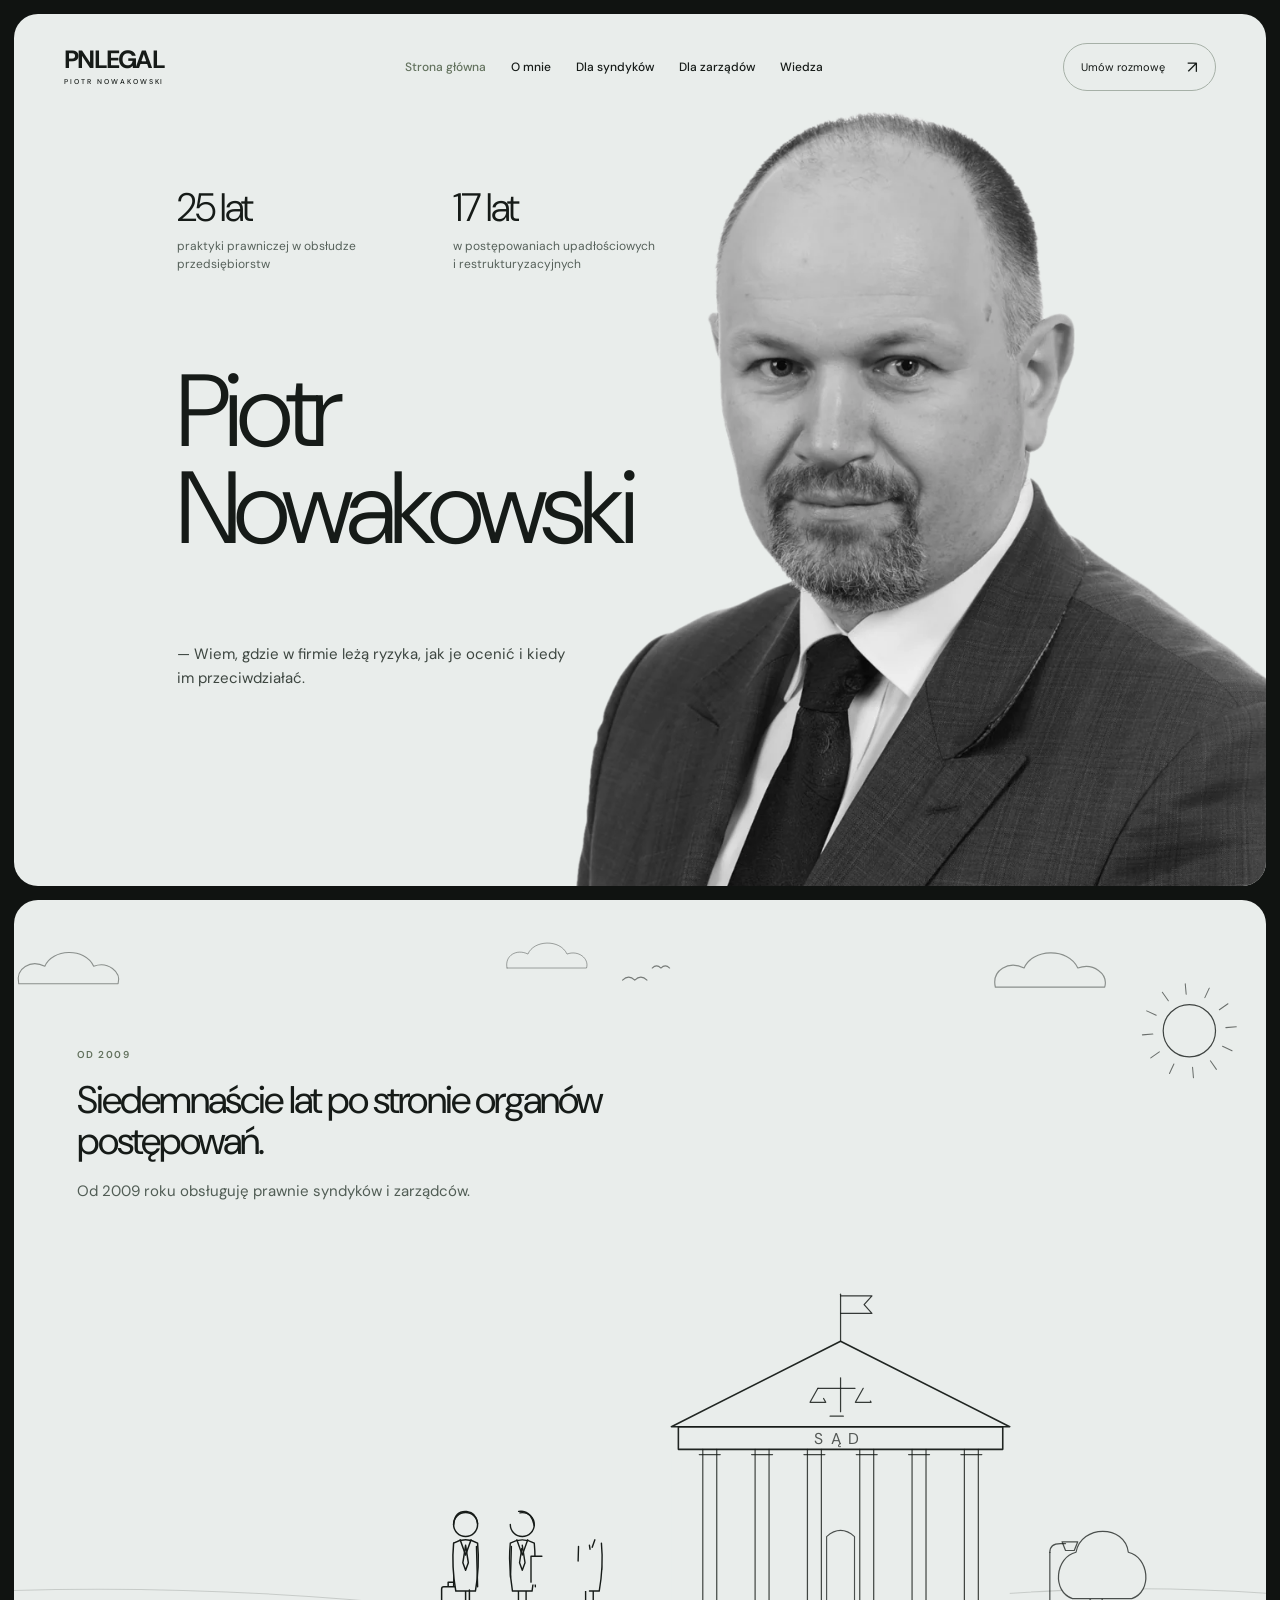
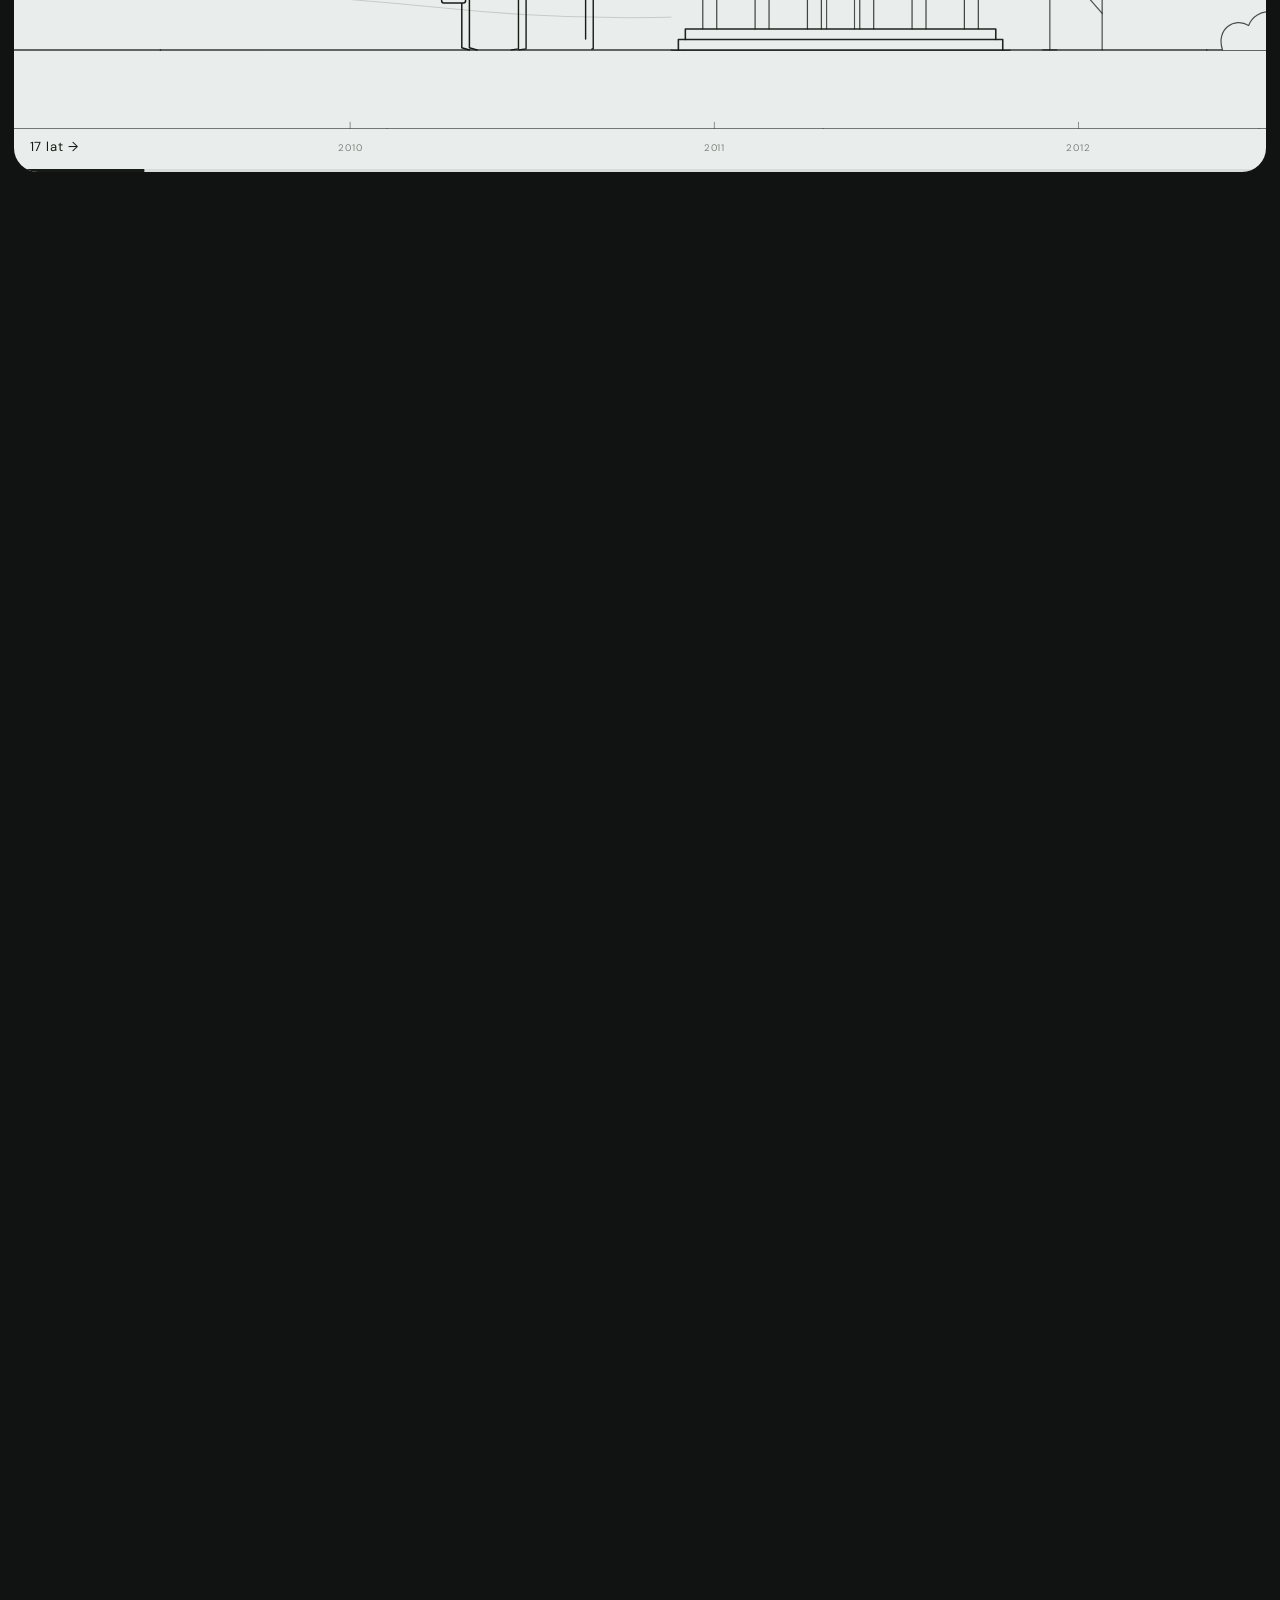
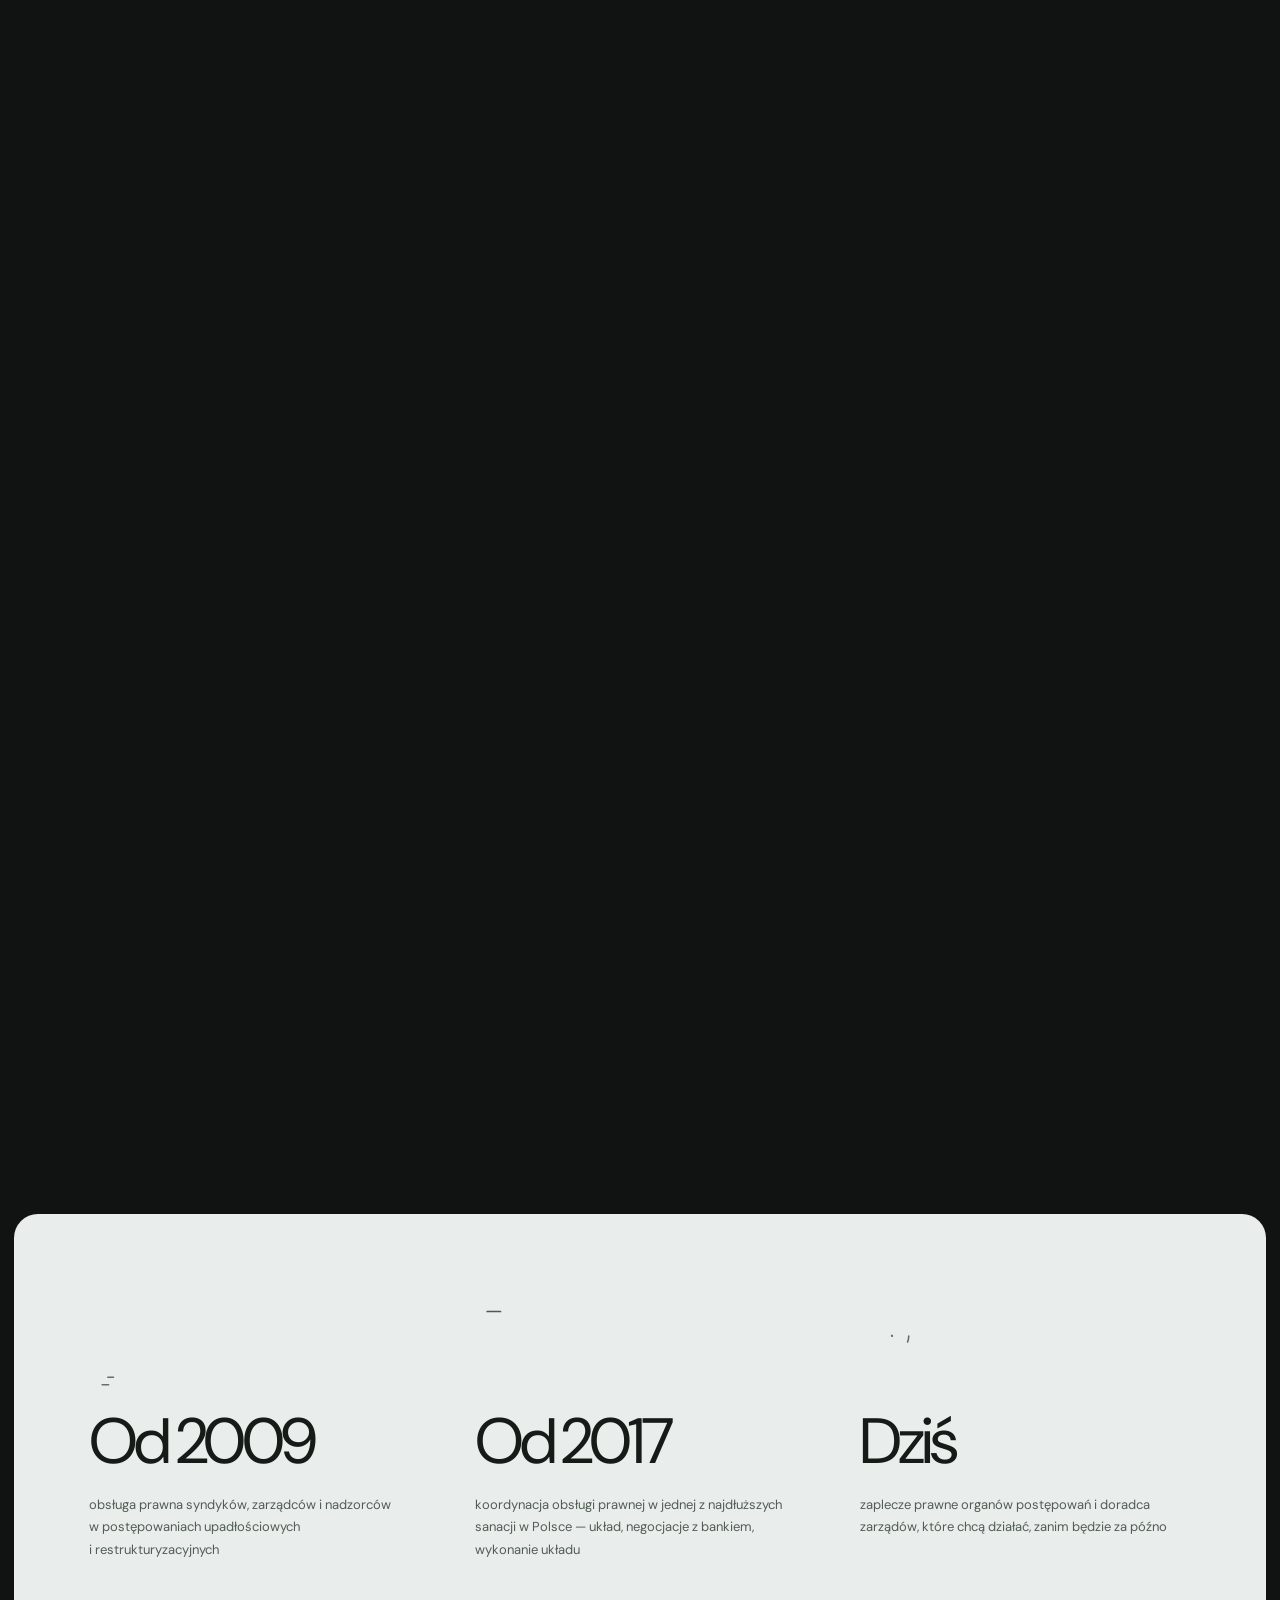
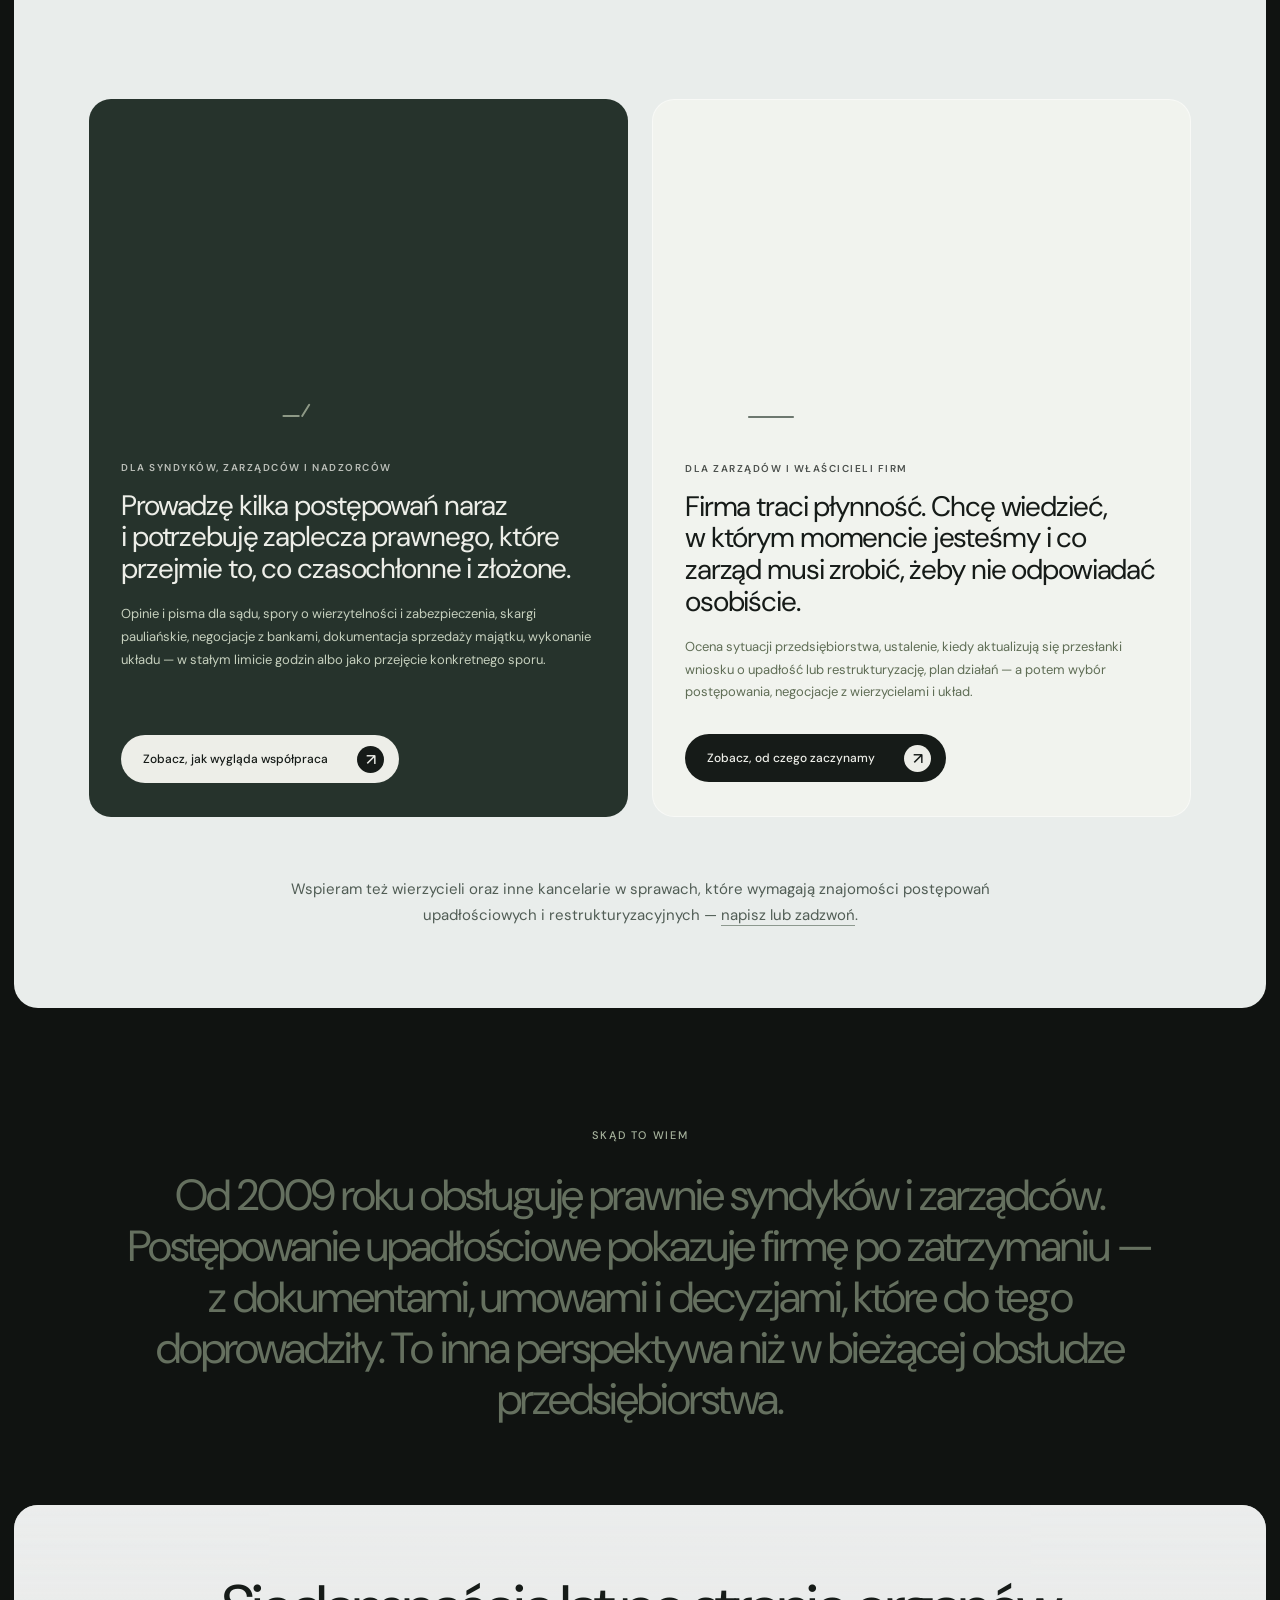
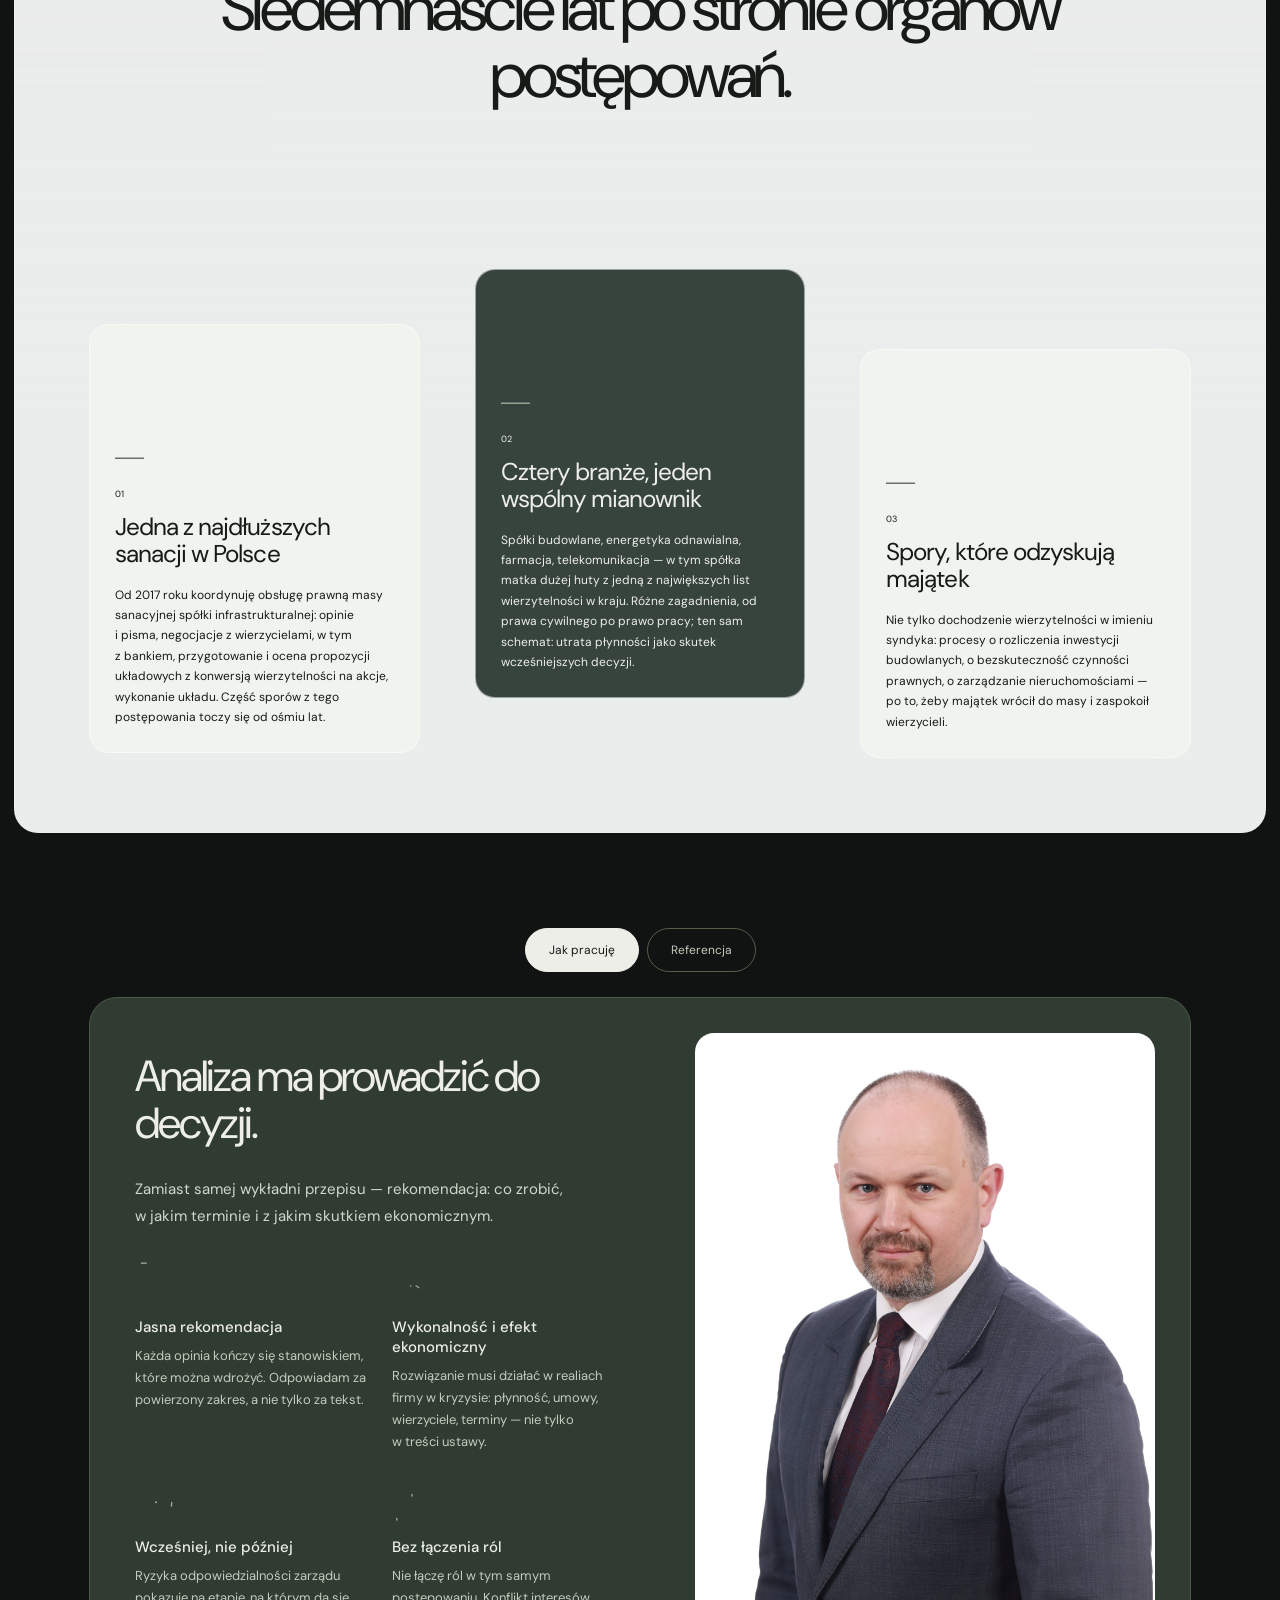
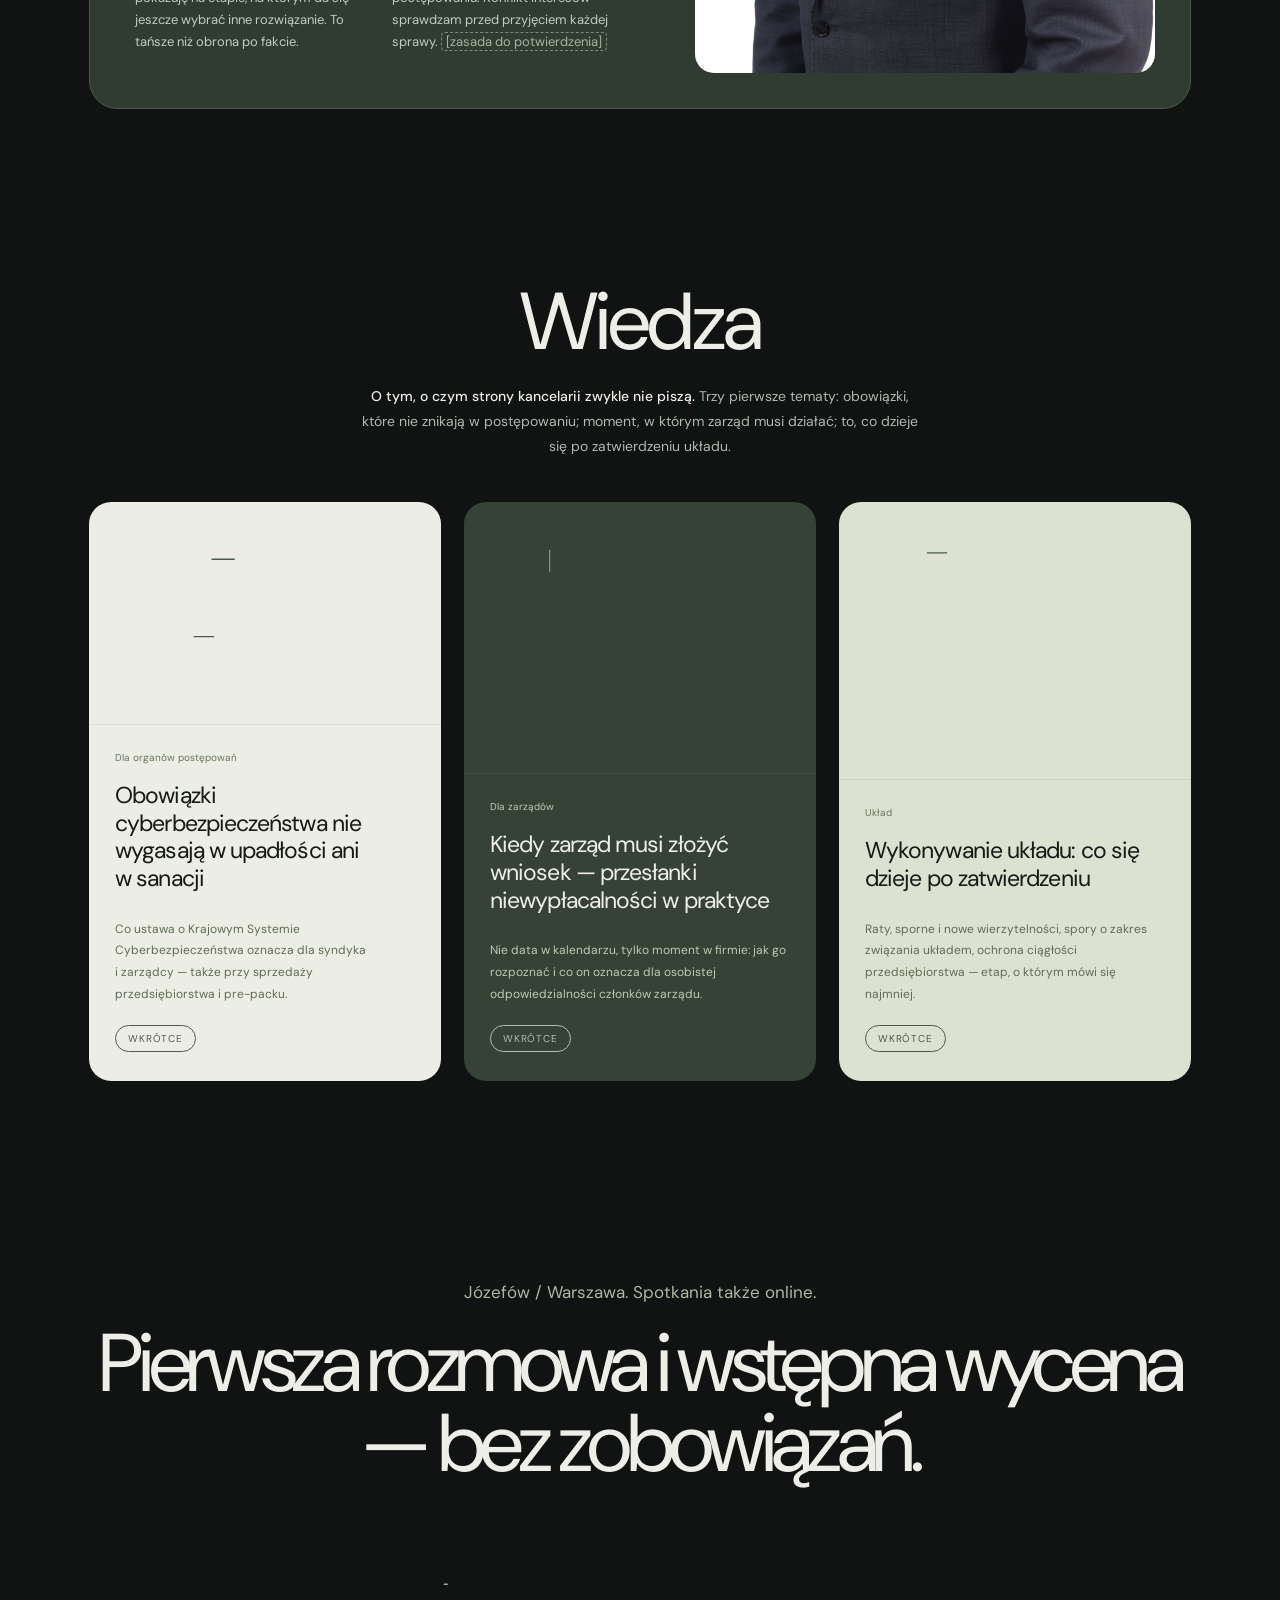
<file: index.html>
<!DOCTYPE html>
<html lang="pl">
<head>
<meta charset="utf-8">
<meta name="viewport" content="width=device-width, initial-scale=1">
<meta name="theme-color" content="#101311">
<title>Piotr Nowakowski — radca prawny, doradca restrukturyzacyjny</title>
<meta name="description" content="Radca prawny i doradca restrukturyzacyjny. Od 2009 r. w postępowaniach upadłościowych i restrukturyzacyjnych: zaplecze prawne syndyków, zarządców i nadzorców oraz doradztwo dla zarządów firm tracących płynność.">
<meta name="robots" content="noindex, nofollow">
<link rel="preconnect" href="https://fonts.googleapis.com">
<link rel="preconnect" href="https://fonts.gstatic.com" crossorigin>
<link href="https://fonts.googleapis.com/css2?family=DM+Sans:wght@300;400;500;600;700&display=swap" rel="stylesheet">
<script>if(!matchMedia('(prefers-reduced-motion: reduce)').matches)document.documentElement.classList.add('anim')</script>
<link rel="stylesheet" href="./nowy.css?v=20">
</head>
<body>
<div class="page-shell">

  <!-- jedno menu dla hero i opowieści: przyklejone u góry, zjeżdża ze scrollem z ciemnego slotu na jasny panel
       i odjeżdża razem z nim (tor i kolor ustawia nowy.js, część E) -->
  <div class="top-run">
  <div class="run-track">
    <nav class="nav" aria-label="Nawigacja główna">
<a class="brand" href="index.html" aria-label="PNLEGAL, strona główna">PNLEGAL<span>PIOTR NOWAKOWSKI</span></a>
<div class="nav-links"><a href="index.html" aria-current="page">Strona główna</a><a href="o-mnie.html">O mnie</a><a href="organy.html">Dla syndyków</a><a href="zarzady.html">Dla zarządów</a><a href="wiedza.html">Wiedza</a></div>
<a class="nav-submit" href="kontakt.html">Umów rozmowę <span aria-hidden="true">↗</span></a>
<details class="mobile-nav"><summary aria-label="Otwórz menu"><span></span><span></span></summary><div class="dropdown-links"><a href="index.html">Strona główna</a><a href="o-mnie.html">O mnie</a><a href="organy.html">Dla syndyków</a><a href="zarzady.html">Dla zarządów</a><a href="wiedza.html">Wiedza</a><a href="kontakt.html">Kontakt</a><a href="tel:+48515094390">515 09 43 90</a></div></details>
</nav>
  </div>

  <!-- HERO wg wzorca „Personal Portfolio”: duże czarno-białe zdjęcie po prawej (głowa i ramiona, ucięte dolną krawędzią),
       po lewej liczby, imię i nazwisko i jedno zdanie (bez małych napisów z boku i na dole). Teksty ze starej strony i z O mnie. -->
  <section class="hero" id="hero" aria-labelledby="hero-name">
    <div class="hero-stats">
      <div><strong>25 lat</strong><span>praktyki prawniczej w obsłudze przedsiębiorstw</span></div>
      <div><strong>17 lat</strong><span>w postępowaniach upadłościowych i restrukturyzacyjnych</span></div>
    </div>
    <h1 class="hero-name" id="hero-name">Piotr<br>Nowakowski</h1>
    <p class="hero-sub">— Wiem, gdzie w firmie leżą ryzyka, jak je ocenić i kiedy im przeciwdziałać.</p>
    <img class="hero-photo" src="assets/img/pn-portret-wyciety-bw-1100.webp" width="1100" height="1718" alt="Piotr Nowakowski" fetchpriority="high">
  </section>

  <!-- ===== OPOWIEŚĆ KRESKĄ (mechanika 1:1 z kredytyubezpieczenia: hero-pin + site.js) ===== -->
  <div class="story-pin" id="story-pin">
    <section class="story-scene" aria-label="Siedemnaście lat po stronie organów postępowań">
      <svg class="story-art" id="story-art" viewBox="0 0 1800 1000" preserveAspectRatio="xMidYMax slice" aria-hidden="true" fill="none" stroke="currentColor" stroke-linecap="round" stroke-linejoin="round" data-cfg='{"keys":[[0,700,0,450],[0.08,1150,450,1000],[0.16,1150,450,1000],[0.23,2350,1950,2300],[0.29,2350,1950,2300],[0.315,2450,1950,2300],[0.36,2450,1950,2300],[0.42,3800,3300,3650],[0.45,3800,3300,3650],[0.49,5440,4850,5290],[0.585,5440,4850,5290],[0.64,7520,7000,7460],[0.785,7520,7000,7460],[0.835,9380,8900,8980],[0.95,9380,8900,9300],[1,9380,8900,9300]],"arm":[[0,0],[0.115,0],[0.125,-55],[0.15,-55],[0.16,0],[0.29,0],[0.3,-70],[0.355,-70],[0.365,0],[0.528,0],[0.536,-78],[0.546,-78],[0.554,0],[0.645,0],[0.66,-125],[0.775,-125],[0.787,0],[0.935,0],[0.947,-78],[1,-78]],"gnd":[[7630,860],[7646.3,858.0],[7661.7,852.3],[7676.2,843.4],[7690.2,831.9],[7703.7,818.3],[7717.0,803.0],[7730.3,786.8],[7743.8,770.0],[7757.6,753.2],[7771.9,737.0],[7787.0,721.7],[7803.0,708.1],[7820.1,696.6],[7838.5,687.7],[7858.4,682.0],[7880.0,680.0],[8640,680],[8658.1,682.0],[8674.9,687.7],[8690.7,696.6],[8705.6,708.1],[8719.8,721.7],[8733.5,737.0],[8746.8,753.2],[8760.0,770.0],[8773.2,786.8],[8786.5,803.0],[8800.2,818.3],[8814.4,831.9],[8829.3,843.4],[8845.1,852.3],[8861.9,858.0],[8880.0,860.0]]}'><g data-par=".5"><g data-s="0" data-e="0.05" stroke-width="1.2" stroke-opacity="0.16"><path d="M-200 860C200 790 500 770 900 812S1500 760 1900 800S2600 770 3000 806S3700 760 4100 798S4800 772 5200 808S5900 762 6300 800S6800 790 7000 830"/></g></g><g data-par=".25"><g data-s="0" data-e="0.05" stroke-width="1.2" stroke-opacity="0.45"><path transform="translate(300 96) scale(1)" d="M0 0C-4 -18 14 -28 30 -20C38 -40 76 -42 86 -20C102 -26 118 -14 114 0Z"/><path transform="translate(860 78) scale(0.8)" d="M0 0C-4 -18 14 -28 30 -20C38 -40 76 -42 86 -20C102 -26 118 -14 114 0Z"/><path transform="translate(1420 100) scale(1.1)" d="M0 0C-4 -18 14 -28 30 -20C38 -40 76 -42 86 -20C102 -26 118 -14 114 0Z"/><path transform="translate(1980 84) scale(0.9)" d="M0 0C-4 -18 14 -28 30 -20C38 -40 76 -42 86 -20C102 -26 118 -14 114 0Z"/><path transform="translate(2560 98) scale(1)" d="M0 0C-4 -18 14 -28 30 -20C38 -40 76 -42 86 -20C102 -26 118 -14 114 0Z"/><path transform="translate(3120 80) scale(0.85)" d="M0 0C-4 -18 14 -28 30 -20C38 -40 76 -42 86 -20C102 -26 118 -14 114 0Z"/><path transform="translate(3680 96) scale(1.05)" d="M0 0C-4 -18 14 -28 30 -20C38 -40 76 -42 86 -20C102 -26 118 -14 114 0Z"/><path transform="translate(4200 86) scale(0.9)" d="M0 0C-4 -18 14 -28 30 -20C38 -40 76 -42 86 -20C102 -26 118 -14 114 0Z"/></g></g><g data-par=".6"><g data-s="0" data-e="0.05" stroke-width="1.2" stroke-opacity="0.55" class="dt"><path d="M1150 92q7 -7 14 0q7 -7 14 0"/><path d="M1184 78q5 -5 10 0q5 -5 10 0"/><path d="M2700 80q7 -7 14 0q7 -7 14 0"/><path d="M2734 66q5 -5 10 0q5 -5 10 0"/><path d="M4400 96q7 -7 14 0q7 -7 14 0"/><path d="M4434 82q5 -5 10 0q5 -5 10 0"/><path d="M6200 84q7 -7 14 0q7 -7 14 0"/><path d="M6234 70q5 -5 10 0q5 -5 10 0"/><path d="M8100 92q7 -7 14 0q7 -7 14 0"/><path d="M8134 78q5 -5 10 0q5 -5 10 0"/></g></g><g id="story-sun"><g data-s="0" data-e="0.03" stroke-width="1.4" stroke-opacity="0.8"><circle cx="0" cy="150" r="30" fill="#e9edeb"/></g><g id="story-rays"><g data-s="0.01" data-e="0.045" stroke-width="1.2" stroke-opacity="0.6"><path d="M42.0 150.0L54.0 150.0"/><path d="M36.4 171.0L46.8 177.0"/><path d="M21.0 186.4L27.0 196.8"/><path d="M0.0 192.0L0.0 204.0"/><path d="M-21.0 186.4L-27.0 196.8"/><path d="M-36.4 171.0L-46.8 177.0"/><path d="M-42.0 150.0L-54.0 150.0"/><path d="M-36.4 129.0L-46.8 123.0"/><path d="M-21.0 113.6L-27.0 103.2"/><path d="M-0.0 108.0L-0.0 96.0"/><path d="M21.0 113.6L27.0 103.2"/><path d="M36.4 129.0L46.8 123.0"/></g></g></g><g data-s="0" data-e="0.022" stroke-width="1.8" stroke-opacity="0.85"><path d="M-400 860H200"/></g><g data-s="0" data-e="0.022" stroke-width="1.8" stroke-opacity="0.85"><path d="M200 860H800"/></g><g data-s="0" data-e="0.022" stroke-width="1.8" stroke-opacity="0.85"><path d="M800 860H1400"/></g><g data-s="0" data-e="0.022" stroke-width="1.8" stroke-opacity="0.85"><path d="M1400 860H2000"/></g><g data-s="0.048" data-e="0.07" stroke-width="1.8" stroke-opacity="0.85"><path d="M2000 860H2600"/></g><g data-s="0.1795" data-e="0.2015" stroke-width="1.8" stroke-opacity="0.85"><path d="M2600 860H3200"/></g><g data-s="0.1985" data-e="0.2205" stroke-width="1.8" stroke-opacity="0.85"><path d="M3200 860H3800"/></g><g data-s="0.367" data-e="0.389" stroke-width="1.8" stroke-opacity="0.85"><path d="M3800 860H4400"/></g><g data-s="0.386" data-e="0.408" stroke-width="1.8" stroke-opacity="0.85"><path d="M4400 860H5000"/></g><g data-s="0.4465" data-e="0.4685" stroke-width="1.8" stroke-opacity="0.85"><path d="M5000 860H5600"/></g><g data-s="0.46" data-e="0.482" stroke-width="1.8" stroke-opacity="0.85"><path d="M5600 860H6200"/></g><g data-s="0.471" data-e="0.493" stroke-width="1.8" stroke-opacity="0.85"><path d="M6200 860H6800"/></g><g data-s="0.59" data-e="0.612" stroke-width="1.8" stroke-opacity="0.85"><path d="M6800 860H7400"/></g><g data-s="0.602" data-e="0.624" stroke-width="1.8" stroke-opacity="0.85"><path d="M7400 860H8000"/></g><g data-s="0.612" data-e="0.634" stroke-width="1.8" stroke-opacity="0.85"><path d="M8000 860H8600"/></g><g data-s="0.6275" data-e="0.6495" stroke-width="1.8" stroke-opacity="0.85"><path d="M8600 860H9200"/></g><g data-s="0.795" data-e="0.817" stroke-width="1.8" stroke-opacity="0.85"><path d="M9200 860H9800"/></g><g data-s="0.806" data-e="0.828" stroke-width="1.8" stroke-opacity="0.85"><path d="M9800 860H10400"/></g><g data-s="0.8185" data-e="0.8405" stroke-width="1.8" stroke-opacity="0.85"><path d="M10400 860H11000"/></g><g data-s="0" data-e="0.022" stroke-width="1.2" stroke-opacity="0.55"><path d="M560 950H1060"/></g><g data-s="0" data-e="0.022" stroke-width="1.2" stroke-opacity="0.55"><path d="M1060 950H1560"/></g><g data-s="0" data-e="0.022" stroke-width="1.2" stroke-opacity="0.55"><path d="M1560 950H2060"/></g><g data-s="0.0575" data-e="0.0795" stroke-width="1.2" stroke-opacity="0.55"><path d="M2060 950H2560"/></g><g data-s="0.178" data-e="0.2" stroke-width="1.2" stroke-opacity="0.55"><path d="M2560 950H3060"/></g><g data-s="0.194" data-e="0.216" stroke-width="1.2" stroke-opacity="0.55"><path d="M3060 950H3560"/></g><g data-s="0.2155" data-e="0.2375" stroke-width="1.2" stroke-opacity="0.55"><path d="M3560 950H4060"/></g><g data-s="0.376" data-e="0.398" stroke-width="1.2" stroke-opacity="0.55"><path d="M4060 950H4560"/></g><g data-s="0.391" data-e="0.413" stroke-width="1.2" stroke-opacity="0.55"><path d="M4560 950H5060"/></g><g data-s="0.449" data-e="0.471" stroke-width="1.2" stroke-opacity="0.55"><path d="M5060 950H5560"/></g><g data-s="0.4595" data-e="0.4815" stroke-width="1.2" stroke-opacity="0.55"><path d="M5560 950H6060"/></g><g data-s="0.468" data-e="0.49" stroke-width="1.2" stroke-opacity="0.55"><path d="M6060 950H6560"/></g><g data-s="0.5825" data-e="0.6045" stroke-width="1.2" stroke-opacity="0.55"><path d="M6560 950H7060"/></g><g data-s="0.5955" data-e="0.6175" stroke-width="1.2" stroke-opacity="0.55"><path d="M7060 950H7560"/></g><g data-s="0.6045" data-e="0.6265" stroke-width="1.2" stroke-opacity="0.55"><path d="M7560 950H7700"/></g><g data-s="0.607" data-e="0.629" stroke-width="1.2" stroke-opacity="0.4"><path d="M7716 950h10"/><path d="M7742 950h10"/><path d="M7768 950h10"/><path d="M7794 950h10"/><path d="M7820 950h10"/><path d="M7846 950h10"/><path d="M7872 950h10"/><path d="M7898 950h10"/><path d="M7924 950h10"/><path d="M7950 950h10"/><path d="M7976 950h10"/><path d="M8002 950h10"/><path d="M8028 950h10"/><path d="M8054 950h10"/><path d="M8080 950h10"/><path d="M8106 950h10"/><path d="M8132 950h10"/><path d="M8158 950h10"/><path d="M8184 950h10"/><path d="M8210 950h10"/></g><g data-s="0.6165" data-e="0.6385" stroke-width="1.2" stroke-opacity="0.4"><path d="M8236 950h10"/><path d="M8262 950h10"/><path d="M8288 950h10"/><path d="M8314 950h10"/><path d="M8340 950h10"/><path d="M8366 950h10"/><path d="M8392 950h10"/><path d="M8418 950h10"/><path d="M8444 950h10"/><path d="M8470 950h10"/><path d="M8496 950h10"/><path d="M8522 950h10"/><path d="M8548 950h10"/><path d="M8574 950h10"/><path d="M8600 950h10"/><path d="M8626 950h10"/><path d="M8652 950h10"/><path d="M8678 950h10"/><path d="M8704 950h10"/><path d="M8730 950h10"/></g><g data-s="0.784" data-e="0.806" stroke-width="1.2" stroke-opacity="0.4"><path d="M8756 950h10"/><path d="M8782 950h10"/><path d="M8808 950h10"/><path d="M8834 950h10"/><path d="M8860 950h10"/><path d="M8886 950h10"/><path d="M8912 950h10"/><path d="M8938 950h10"/><path d="M8964 950h10"/><path d="M8990 950h10"/><path d="M9016 950h10"/><path d="M9042 950h10"/><path d="M9068 950h10"/><path d="M9094 950h10"/><path d="M9120 950h10"/><path d="M9146 950h10"/><path d="M9172 950h10"/><path d="M9198 950h10"/><path d="M9224 950h10"/><path d="M9250 950h10"/></g><g data-s="0.796" data-e="0.818" stroke-width="1.2" stroke-opacity="0.4"><path d="M9276 950h10"/><path d="M9302 950h10"/><path d="M9328 950h10"/><path d="M9354 950h10"/><path d="M9380 950h10"/><path d="M9406 950h10"/><path d="M9432 950h10"/><path d="M9458 950h10"/><path d="M9484 950h10"/><path d="M9510 950h10"/><path d="M9536 950h10"/><path d="M9562 950h10"/><path d="M9588 950h10"/><path d="M9614 950h10"/><path d="M9640 950h10"/><path d="M9666 950h10"/><path d="M9692 950h10"/><path d="M9718 950h10"/><path d="M9744 950h10"/><path d="M9770 950h10"/></g><g data-s="0.8055" data-e="0.8275" stroke-width="1.2" stroke-opacity="0.4"><path d="M9796 950h10"/><path d="M9822 950h10"/><path d="M9848 950h10"/><path d="M9874 950h10"/><path d="M9900 950h10"/><path d="M9926 950h10"/><path d="M9952 950h10"/><path d="M9978 950h10"/><path d="M10004 950h10"/><path d="M10030 950h10"/><path d="M10056 950h10"/><path d="M10082 950h10"/><path d="M10108 950h10"/><path d="M10134 950h10"/><path d="M10160 950h10"/><path d="M10186 950h10"/><path d="M10212 950h10"/><path d="M10238 950h10"/><path d="M10264 950h10"/><path d="M10290 950h10"/></g><g data-s="0.816" data-e="0.838" stroke-width="1.2" stroke-opacity="0.4"><path d="M10316 950h10"/><path d="M10342 950h10"/><path d="M10368 950h10"/><path d="M10394 950h10"/><path d="M10420 950h10"/><path d="M10446 950h10"/></g><g data-s="0.004" data-e="0.026" stroke-width="1.5" stroke-opacity="0.85"><path d="M600.0 950V934"/></g><g data-f="0.008 0.032" fill="currentColor" fill-opacity="1" stroke="none" font-size="15" font-family="DM Sans, Arial, sans-serif" letter-spacing="1" text-anchor="middle"><text x="600" y="976">2009</text></g><g data-s="0.004" data-e="0.026" stroke-width="1" stroke-opacity="0.5"><path d="M1017.6 950V943"/></g><g data-f="0.008 0.032" fill="currentColor" fill-opacity="0.5" stroke="none" font-size="11" font-family="DM Sans, Arial, sans-serif" letter-spacing="1" text-anchor="middle" class="dt"><text x="1017.6" y="976">2010</text></g><g data-s="0.004" data-e="0.026" stroke-width="1" stroke-opacity="0.5"><path d="M1435.3 950V943"/></g><g data-f="0.008 0.032" fill="currentColor" fill-opacity="0.5" stroke="none" font-size="11" font-family="DM Sans, Arial, sans-serif" letter-spacing="1" text-anchor="middle" class="dt"><text x="1435.3" y="976">2011</text></g><g data-s="0.0335" data-e="0.0555" stroke-width="1" stroke-opacity="0.5"><path d="M1852.9 950V943"/></g><g data-f="0.0375 0.0615" fill="currentColor" fill-opacity="0.5" stroke="none" font-size="11" font-family="DM Sans, Arial, sans-serif" letter-spacing="1" text-anchor="middle" class="dt"><text x="1852.9" y="976">2012</text></g><g data-s="0.171" data-e="0.193" stroke-width="1" stroke-opacity="0.5"><path d="M2270.6 950V943"/></g><g data-f="0.175 0.199" fill="currentColor" fill-opacity="0.5" stroke="none" font-size="11" font-family="DM Sans, Arial, sans-serif" letter-spacing="1" text-anchor="middle" class="dt"><text x="2270.6" y="976">2013</text></g><g data-s="0.186" data-e="0.208" stroke-width="1" stroke-opacity="0.5"><path d="M2688.2 950V943"/></g><g data-f="0.19 0.214" fill="currentColor" fill-opacity="0.5" stroke="none" font-size="11" font-family="DM Sans, Arial, sans-serif" letter-spacing="1" text-anchor="middle" class="dt"><text x="2688.2" y="976">2014</text></g><g data-s="0.1995" data-e="0.2215" stroke-width="1" stroke-opacity="0.5"><path d="M3105.9 950V943"/></g><g data-f="0.2035 0.2275" fill="currentColor" fill-opacity="0.5" stroke="none" font-size="11" font-family="DM Sans, Arial, sans-serif" letter-spacing="1" text-anchor="middle" class="dt"><text x="3105.9" y="976">2015</text></g><g data-s="0.2165" data-e="0.2385" stroke-width="1" stroke-opacity="0.5"><path d="M3523.5 950V943"/></g><g data-f="0.2205 0.2445" fill="currentColor" fill-opacity="0.5" stroke="none" font-size="11" font-family="DM Sans, Arial, sans-serif" letter-spacing="1" text-anchor="middle" class="dt"><text x="3523.5" y="976">2016</text></g><g data-s="0.376" data-e="0.398" stroke-width="1.5" stroke-opacity="0.85"><path d="M3941.2 950V934"/></g><g data-f="0.38 0.404" fill="currentColor" fill-opacity="1" stroke="none" font-size="15" font-family="DM Sans, Arial, sans-serif" letter-spacing="1" text-anchor="middle"><text x="3941.2" y="976">2017</text></g><g data-s="0.3885" data-e="0.4105" stroke-width="1" stroke-opacity="0.5"><path d="M4358.8 950V943"/></g><g data-f="0.3925 0.4165" fill="currentColor" fill-opacity="0.5" stroke="none" font-size="11" font-family="DM Sans, Arial, sans-serif" letter-spacing="1" text-anchor="middle" class="dt"><text x="4358.8" y="976">2018</text></g><g data-s="0.403" data-e="0.425" stroke-width="1" stroke-opacity="0.5"><path d="M4776.5 950V943"/></g><g data-f="0.407 0.431" fill="currentColor" fill-opacity="0.5" stroke="none" font-size="11" font-family="DM Sans, Arial, sans-serif" letter-spacing="1" text-anchor="middle" class="dt"><text x="4776.5" y="976">2019</text></g><g data-s="0.4565" data-e="0.4785" stroke-width="1" stroke-opacity="0.5"><path d="M5194.1 950V943"/></g><g data-f="0.4605 0.4845" fill="currentColor" fill-opacity="0.5" stroke="none" font-size="11" font-family="DM Sans, Arial, sans-serif" letter-spacing="1" text-anchor="middle" class="dt"><text x="5194.1" y="976">2020</text></g><g data-s="0.4645" data-e="0.4865" stroke-width="1" stroke-opacity="0.5"><path d="M5611.8 950V943"/></g><g data-f="0.4685 0.4925" fill="currentColor" fill-opacity="0.5" stroke="none" font-size="11" font-family="DM Sans, Arial, sans-serif" letter-spacing="1" text-anchor="middle" class="dt"><text x="5611.8" y="976">2021</text></g><g data-s="0.4715" data-e="0.4935" stroke-width="1" stroke-opacity="0.5"><path d="M6029.4 950V943"/></g><g data-f="0.4755 0.4995" fill="currentColor" fill-opacity="0.5" stroke="none" font-size="11" font-family="DM Sans, Arial, sans-serif" letter-spacing="1" text-anchor="middle" class="dt"><text x="6029.4" y="976">2022</text></g><g data-s="0.482" data-e="0.504" stroke-width="1" stroke-opacity="0.5"><path d="M6447.1 950V943"/></g><g data-f="0.486 0.51" fill="currentColor" fill-opacity="0.5" stroke="none" font-size="11" font-family="DM Sans, Arial, sans-serif" letter-spacing="1" text-anchor="middle" class="dt"><text x="6447.1" y="976">2023</text></g><g data-s="0.5955" data-e="0.6175" stroke-width="1" stroke-opacity="0.5"><path d="M6864.7 950V943"/></g><g data-f="0.5995 0.6235" fill="currentColor" fill-opacity="0.5" stroke="none" font-size="11" font-family="DM Sans, Arial, sans-serif" letter-spacing="1" text-anchor="middle" class="dt"><text x="6864.7" y="976">2024</text></g><g data-s="0.6035" data-e="0.6255" stroke-width="1" stroke-opacity="0.5"><path d="M7282.4 950V943"/></g><g data-f="0.6075 0.6315" fill="currentColor" fill-opacity="0.5" stroke="none" font-size="11" font-family="DM Sans, Arial, sans-serif" letter-spacing="1" text-anchor="middle" class="dt"><text x="7282.4" y="976">2025</text></g><g data-s="0.611" data-e="0.633" stroke-width="1.5" stroke-opacity="0.85"><path d="M7700.0 950V934"/></g><g data-f="0.615 0.639" fill="currentColor" fill-opacity="1" stroke="none" font-size="15" font-family="DM Sans, Arial, sans-serif" letter-spacing="1" text-anchor="middle"><text x="7700" y="976">2026 · dziś</text></g><g data-f="0.02 0.045" fill="currentColor" fill-opacity="1" stroke="none" font-size="15" font-family="DM Sans, Arial, sans-serif" letter-spacing="1" text-anchor="start"><text x="650" y="976">17 lat →</text></g><g data-s="0" data-e="0.03" stroke-width="1.4" stroke-opacity="0.75"><path d="M208 860C200 836 222 822 238 832C246 810 280 812 282 832C298 830 304 850 296 860" fill="#e9edeb"/><path d="M380 860V797"/><path d="M380 815l-14 -16"/><path d="M346 797C322 789 326 746 350 740C356 706 406 706 410 740C434 746 438 789 414 797Z" fill="#e9edeb"/><path d="M520 860V748"/><path d="M512 860h16"/><path d="M520 748q0 -10 12 -10h6"/><path d="M534 736h18l-4 10h-10z"/></g><g data-s="0.03" data-e="0.06" stroke-width="1.8" stroke-opacity="0.95"><path d="M1386 860V604L1580 506L1774 604V860Z" fill="#e9edeb" stroke="none"/><path d="M1386 860H1774"/><path d="M1394 860V848H1766V860"/><path d="M1402 848V836H1758V848"/></g><g data-s="0.045" data-e="0.085" stroke-width="1.4" stroke-opacity="0.8"><path d="M1422 836V630"/><path d="M1438 836V630"/><path d="M1418 636H1442"/><path d="M1482 836V630"/><path d="M1498 836V630"/><path d="M1478 636H1502"/><path d="M1542 836V630"/><path d="M1558 836V630"/><path d="M1538 636H1562"/><path d="M1602 836V630"/><path d="M1618 836V630"/><path d="M1598 636H1622"/><path d="M1662 836V630"/><path d="M1678 836V630"/><path d="M1658 636H1682"/><path d="M1722 836V630"/><path d="M1738 836V630"/><path d="M1718 636H1742"/></g><g data-s="0.06" data-e="0.095" stroke-width="1.8" stroke-opacity="0.95"><path d="M1394 630H1766V604H1394Z"/><path d="M1386 604L1580 506L1774 604Z"/></g><g data-s="0.07" data-e="0.1" stroke-width="1.3" stroke-opacity="0.75"><path d="M1564 836V730Q1580 716 1596 730V836"/></g><g data-s="0.08" data-e="0.1" stroke-width="1.4" stroke-opacity="0.85"><path d="M1580 506V452"/><path d="M1580 454h36l-9 10 9 10h-36"/></g><g data-s="0.09" data-e="0.11" stroke-width="1.4" stroke-opacity="0.85"><path d="M1580 548V592"/><path d="M1554 560H1606"/><path d="M1554 560l-9 16h18z"/><path d="M1606 560l-9 16h18z"/><path d="M1568 592h24"/></g><g data-f="0.09 0.11" fill="currentColor" fill-opacity="1" stroke="none" font-size="18" font-family="DM Sans, Arial, sans-serif" letter-spacing="9" text-anchor="middle"><text x="1580" y="624">SĄD</text></g><g data-s="0.0255" data-e="0.0475" stroke-width="1.4" stroke-opacity="0.75"><path d="M1820 860V748"/><path d="M1812 860h16"/><path d="M1820 748q0 -10 12 -10h6"/><path d="M1834 736h18l-4 10h-10z"/></g><g transform="translate(1215 860) scale(-1.25 1.25)"><g data-s="0.085" data-e="0.11" stroke-width="1.28" stroke-opacity="1"><path d="M-3.5 -55V-1L3 0"/><path d="M3.5 -55V-1L10 0"/><path d="M-10 -95L-12 -58"/><path d="M-11 -98Q-13 -77 -9 -54H9Q13 -77 11 -98Q0 -104 -11 -98Z" fill="#e9edeb"/><path d="M-5 -101L0 -87L5 -101"/><path d="M0 -96L-2.5 -80L0 -73L2.5 -80Z"/><circle cx="0" cy="-115" r="11" fill="#e9edeb"/><path d="M-11 -114Q-8 -129 4 -127Q12 -124 11 -118"/><rect x="-18" y="-86" width="10" height="26" fill="#e9edeb"/></g><g data-s="0.085" data-e="0.11" stroke-width="1.28" stroke-opacity="1"><path d="M10 -95L11 -58"/></g></g><g transform="translate(1292 860) scale(-1.25 1.25)"><g data-s="0.095" data-e="0.12" stroke-width="1.28" stroke-opacity="1"><path d="M-3.5 -55V-1L3 0"/><path d="M3.5 -55V-1L10 0"/><path d="M-10 -95L-12 -58"/><path d="M-11 -98Q-13 -77 -9 -54H9Q13 -77 11 -98Q0 -104 -11 -98Z" fill="#e9edeb"/><path d="M-5 -101L0 -87L5 -101"/><path d="M0 -96L-2.5 -80L0 -73L2.5 -80Z"/><circle cx="0" cy="-115" r="11" fill="#e9edeb"/><path d="M-11 -116Q-6 -127 6 -126Q12 -122 11 -117"/><rect x="6" y="-64" width="17" height="22" fill="#e9edeb"/><path d="M10 -64h9"/></g><g data-s="0.095" data-e="0.12" stroke-width="1.28" stroke-opacity="1"><path d="M10 -95L11 -58"/></g></g><g data-f="0.11 0.13" fill="currentColor" fill-opacity="1" stroke="none" font-size="16" font-family="DM Sans, Arial, sans-serif" letter-spacing="1" text-anchor="middle"><text x="1205" y="902">syndyk</text><text x="1300" y="902">zarządca</text></g><g data-s="0.12" data-e="0.15" stroke-width="7" stroke-opacity="0.75" stroke="#a7b39d"><path d="M1112 872H1330"/></g><g data-f='.12 .132 .156 .168'><g data-s="0.12" data-e="0.134" stroke-width="1.4" stroke-opacity="0.85"><path d="M1116 598H1170A14 14 0 0 1 1184 612V646A14 14 0 0 1 1170 660H1146L1130 680L1134 660H1116A14 14 0 0 1 1102 646V612A14 14 0 0 1 1116 598Z" fill="#e9edeb"/></g><g data-f="0.128 0.14" fill="currentColor" fill-opacity="1" stroke="none" font-size="34" font-family="DM Sans, Arial, sans-serif" letter-spacing="1" text-anchor="middle"><text x="1143" y="643">§</text></g></g><g data-s="0.033" data-e="0.055" stroke-width="1.4" stroke-opacity="0.75"><path d="M1880 860V801.2"/><path d="M1880 818l-14 -16"/><path d="M1846 801.2C1822 793.2 1826 753.6 1850 748C1856 716 1906 716 1910 748C1934 753.6 1938 793.2 1914 801.2Z" fill="#e9edeb"/></g><g data-s="0.0575" data-e="0.0795" stroke-width="1.4" stroke-opacity="0.75"><path d="M2018 860C2010 836 2032 822 2048 832C2056 810 2090 812 2092 832C2108 830 2114 850 2106 860" fill="#e9edeb"/></g><g data-s="0.1635" data-e="0.1855" stroke-width="1.4" stroke-opacity="0.75"><path d="M2200 860V748"/><path d="M2192 860h16"/><path d="M2200 748q0 -10 12 -10h6"/><path d="M2214 736h18l-4 10h-10z"/></g><g data-s="0.185" data-e="0.215" stroke-width="1.9" stroke-opacity="0.95"><path d="M2480 860V560L2615 620V560L2750 620V560L2885 620V560L3020 620V860Z" fill="#e9edeb" stroke="none"/><path d="M2480 860V560L2615 620V560L2750 620V560L2885 620V560L3020 620V860"/></g><g data-s="0.195" data-e="0.22" stroke-width="1.8" stroke-opacity="0.95"><rect x="3020" y="680" width="160" height="180" fill="#e9edeb" stroke="none"/><path d="M3020 680H3180V860"/><rect x="3130" y="420" width="30" height="260" fill="#e9edeb"/><path d="M3130 446h30"/><path d="M3130 466h30"/></g><g data-s="0.205" data-e="0.225" stroke-width="1.2" stroke-opacity="0.7"><rect x="3034" y="744" width="26" height="24"/><rect x="3087" y="744" width="26" height="24"/><rect x="3140" y="744" width="26" height="24"/><rect x="3034" y="790" width="26" height="24"/><rect x="3140" y="790" width="26" height="24"/><path d="M3080 860V800H3120V860"/></g><g data-s="0.205" data-e="0.23" stroke-width="1.3" stroke-opacity="0.7" data-op='[[0.298,1],[0.316,0]]'><rect x="2502" y="652" width="62" height="96" rx="3"/><path d="M2533 652V748"/><path d="M2502 700h62"/><rect x="2588" y="652" width="62" height="96" rx="3"/><path d="M2619 652V748"/><path d="M2588 700h62"/><rect x="2674" y="652" width="62" height="96" rx="3"/><path d="M2705 652V748"/><path d="M2674 700h62"/><rect x="2760" y="652" width="62" height="96" rx="3"/><path d="M2791 652V748"/><path d="M2760 700h62"/><rect x="2876" y="660" width="132" height="176" rx="4"/></g><g data-rot='{"c":[2930,735],"k":[[0.19,0],[0.27,540]],"lin":1}'><g data-s="0.21" data-e="0.232" stroke-width="1.6" stroke-opacity="0.9"><path d="M2968.0 735.0L2977.4 742.5L2975.7 749.8L2963.9 752.3L2960.7 757.3L2963.9 768.9L2958.2 773.8L2947.3 768.9L2941.7 771.1L2937.5 782.4L2930.0 783.0L2924.1 772.5L2918.3 771.1L2908.2 777.8L2901.8 773.8L2903.1 761.9L2899.3 757.3L2887.2 756.8L2884.3 749.8L2892.5 740.9L2892.0 735.0L2882.6 727.5L2884.3 720.2L2896.1 717.7L2899.3 712.7L2896.1 701.1L2901.8 696.2L2912.7 701.1L2918.3 698.9L2922.5 687.6L2930.0 687.0L2935.9 697.5L2941.7 698.9L2951.8 692.2L2958.2 696.2L2956.9 708.1L2960.7 712.7L2972.8 713.2L2975.7 720.2L2967.5 729.1Z" fill="#e9edeb"/><circle cx="2930" cy="735" r="11.4"/><path d="M2940.9 738.4L2958.3 743.8"/><path d="M2921.6 742.8L2908.3 755.2"/><path d="M2927.5 723.9L2923.4 706.1"/></g></g><g data-rot='{"c":[2975,785],"k":[[0.19,0],[0.27,-900]],"lin":1}'><g data-s="0.218" data-e="0.236" stroke-width="1.5" stroke-opacity="0.85"><path d="M2995.0 785.0L3001.1 792.0L2998.4 798.5L2989.1 799.1L2985.0 802.3L2982.0 811.1L2975.0 812.0L2969.8 804.3L2965.0 802.3L2955.9 804.1L2951.6 798.5L2955.7 790.2L2955.0 785.0L2948.9 778.0L2951.6 771.5L2960.9 770.9L2965.0 767.7L2968.0 758.9L2975.0 758.0L2980.2 765.7L2985.0 767.7L2994.1 765.9L2998.4 771.5L2994.3 779.8Z" fill="#e9edeb"/><circle cx="2975" cy="785" r="6"/><path d="M2980.7 786.8L2989.9 789.6"/><path d="M2970.6 789.1L2963.6 795.6"/><path d="M2973.7 779.1L2971.5 769.8"/></g></g><g data-s="0.215" data-e="0.235" stroke-width="1.5" stroke-opacity="0.9"><circle cx="3100" cy="712" r="17" fill="#e9edeb"/><path d="M3100 712L3108 717"/></g><g data-rot='{"c":[3100,712],"k":[[0.19,0],[0.27,720]],"lin":1}'><g data-s="0.222" data-e="0.236" stroke-width="1.6" stroke-opacity="0.95"><path d="M3100 712V699"/></g></g><g data-loop='{"d":[70,-120],"s":0.19,"e":0.272,"n":3,"ph":0.0,"c":[3145,404],"g":1.3}' stroke-width="1.4" stroke-opacity=".6"><circle cx="3145" cy="404" r="11" fill="#e9edeb"/></g><g data-loop='{"d":[70,-120],"s":0.19,"e":0.272,"n":3,"ph":0.25,"c":[3145,404],"g":1.3}' stroke-width="1.4" stroke-opacity=".6"><circle cx="3145" cy="404" r="11" fill="#e9edeb"/></g><g data-loop='{"d":[70,-120],"s":0.19,"e":0.272,"n":3,"ph":0.5,"c":[3145,404],"g":1.3}' stroke-width="1.4" stroke-opacity=".6"><circle cx="3145" cy="404" r="11" fill="#e9edeb"/></g><g data-loop='{"d":[70,-120],"s":0.19,"e":0.272,"n":3,"ph":0.75,"c":[3145,404],"g":1.3}' stroke-width="1.4" stroke-opacity=".6"><circle cx="3145" cy="404" r="11" fill="#e9edeb"/></g><g data-s="0.272" data-e="0.286" stroke-width="2.6" stroke-opacity="1"><circle cx="2885" cy="492" r="34" fill="#e9edeb"/><path d="M2874 476V508"/><path d="M2896 476V508"/></g><g data-s="0.274" data-e="0.284" stroke-width="2.2" stroke-opacity="1"><path d="M2955 698L2945 709L2952 717L2940 727"/></g><g data-s="0.276" data-e="0.29" stroke-width="2.2" stroke-opacity="0.9"><path d="M3078 802L3122 858"/><path d="M3122 802L3078 858"/><circle cx="3100" cy="830" r="7" fill="#e9edeb"/></g><g data-s="0.305" data-e="0.328" stroke-width="1.3" stroke-opacity="0.85"><rect x="2500" y="642" width="100" height="208"/><path d="M2500 700H2600"/><path d="M2500 760H2600"/><path d="M2500 820H2600"/><rect x="2508" y="652" width="12" height="46"/><rect x="2525" y="659" width="12" height="39"/><rect x="2542" y="657" width="12" height="41"/><rect x="2559" y="655" width="12" height="43"/><rect x="2576" y="653" width="12" height="45"/><rect x="2508" y="715" width="12" height="43"/><rect x="2525" y="713" width="12" height="45"/><rect x="2542" y="720" width="12" height="38"/><rect x="2559" y="718" width="12" height="40"/><rect x="2576" y="716" width="12" height="42"/><rect x="2508" y="778" width="12" height="40"/><rect x="2525" y="776" width="12" height="42"/><rect x="2542" y="774" width="12" height="44"/><rect x="2559" y="772" width="12" height="46"/><rect x="2576" y="779" width="12" height="39"/></g><g data-s="0.315" data-e="0.336" stroke-width="1.3" stroke-opacity="0.85"><path d="M2622 790H2738"/><path d="M2632 790V860"/><path d="M2728 790V860"/><rect x="2648" y="690" width="64" height="88" fill="#e9edeb"/><path d="M2658 706h44"/><path d="M2658 718h38"/><path d="M2658 730h44"/><path d="M2658 742h28"/></g><g data-s="0.326" data-e="0.338" stroke-width="1.8" stroke-opacity="1"><path d="M2660 762c6 -12 12 8 18 -2s10 -8 14 0s6 4 12 -2"/></g><g data-s="0.322" data-e="0.345" stroke-width="1.3" stroke-opacity="0.85"><rect x="2758" y="640" width="96" height="118" fill="#e9edeb"/><path d="M2772 758L2764 860"/><path d="M2840 758L2848 860"/><rect x="2788" y="652" width="36" height="16"/><path d="M2806 668V680"/><path d="M2806 680L2822 694L2806 708L2790 694Z"/><path d="M2790 694H2776V722"/><path d="M2822 694H2836V722"/><rect x="2766" y="722" width="20" height="14"/><rect x="2826" y="722" width="20" height="14"/></g><g data-s="0.336" data-e="0.346" stroke-width="2" stroke-opacity="1"><path d="M2828 742l14 12M2842 742l-14 12"/></g><g data-f="0.332 0.35" fill="currentColor" fill-opacity="1" stroke="none" font-size="16" font-family="DM Sans, Arial, sans-serif" letter-spacing="1" text-anchor="middle"><text x="2550" y="902">dokumenty</text><text x="2680" y="902">umowy</text><text x="2806" y="902">decyzje</text></g><g data-s="0.338" data-e="0.358" stroke-width="1.6" stroke-opacity="0.85"><path d="M2550.0 638.0L2557.9 633.4"/><path d="M2564.4 630.3L2572.4 627.4"/><path d="M2578.9 625.9L2586.8 624.8"/><path d="M2593.3 624.7L2601.3 625.4"/><path d="M2607.8 626.7L2615.7 629.3"/><path d="M2622.2 632.1L2630.2 636.4"/><path d="M2636.7 640.7L2644.6 646.8"/><path d="M2651.1 652.5L2659.1 660.4"/><path d="M2665.6 667.6L2673.5 677.3"/><path d="M2680.0 686.0L2687.8 675.9"/><path d="M2694.2 668.4L2702.0 660.0"/><path d="M2708.3 653.8L2716.1 647.1"/><path d="M2722.4 642.2L2730.2 637.1"/><path d="M2736.5 633.7L2744.2 630.2"/><path d="M2750.5 628.1L2758.2 626.3"/><path d="M2764.4 625.6L2772.1 625.4"/><path d="M2778.3 626.0L2786.0 627.6"/><path d="M2792.2 629.5L2799.8 632.7"/><path d="M2806.0 636.0L2814.1 633.1"/><path d="M2820.8 631.2L2828.8 629.5"/><path d="M2835.4 628.7L2843.5 628.4"/><path d="M2850.0 628.6L2858.0 629.6"/><path d="M2864.6 630.9L2872.5 633.1"/><path d="M2879.0 635.5L2886.9 639.0"/><path d="M2893.4 642.5L2901.2 647.3"/><path d="M2907.6 651.8L2915.5 658.0"/><path d="M2921.8 663.5L2929.6 671.0"/><path d="M2936.0 677.6L2943.7 686.3"/><path d="M2938 690L2951 697L2949 682"/></g><g data-s="0.21" data-e="0.232" stroke-width="1.4" stroke-opacity="0.75"><path d="M3438 860C3430 836 3452 822 3468 832C3476 810 3510 812 3512 832C3528 830 3534 850 3526 860" fill="#e9edeb"/></g><g data-s="0.3565" data-e="0.3785" stroke-width="1.4" stroke-opacity="0.75"><path d="M3620 860V797"/><path d="M3620 815l-14 -16"/><path d="M3586 797C3562 789 3566 746 3590 740C3596 706 3646 706 3650 740C3674 746 3678 789 3654 797Z" fill="#e9edeb"/></g><g data-s="0.378" data-e="0.405" stroke-width="1.9" stroke-opacity="0.95"><rect x="3900" y="500" width="220" height="360" fill="#e9edeb" stroke="none"/><path d="M3900 860V500H4120V860"/><path d="M3892 500H4128"/></g><g data-s="0.385" data-e="0.41" stroke-width="1.1" stroke-opacity="0.6"><rect x="3920" y="530" width="26" height="30"/><rect x="3970" y="530" width="26" height="30"/><rect x="4020" y="530" width="26" height="30"/><rect x="4070" y="530" width="26" height="30"/><rect x="3920" y="580" width="26" height="30"/><rect x="3970" y="580" width="26" height="30"/><rect x="4020" y="580" width="26" height="30"/><rect x="4070" y="580" width="26" height="30"/><rect x="3920" y="630" width="26" height="30"/><rect x="3970" y="630" width="26" height="30"/><rect x="4020" y="630" width="26" height="30"/><rect x="4070" y="630" width="26" height="30"/><rect x="3920" y="680" width="26" height="30"/><rect x="3970" y="680" width="26" height="30"/><rect x="4020" y="680" width="26" height="30"/><rect x="4070" y="680" width="26" height="30"/><rect x="3920" y="730" width="26" height="30"/><rect x="3970" y="730" width="26" height="30"/><rect x="4020" y="730" width="26" height="30"/><rect x="4070" y="730" width="26" height="30"/><path d="M3995 860V820H4025V860"/></g><g data-s="0.405" data-e="0.415" stroke-width="2.2" stroke-opacity="1" data-op='[[0.445,1],[0.452,0]]'><path d="M3935 545L3968 592L3952 618L3996 668L3978 700L4022 752"/></g><g data-s="0.387" data-e="0.415" stroke-width="1.2" stroke-opacity="0.8"><path d="M4180 860V420"/><path d="M4196 860V420"/><path d="M4180 860L4196 838"/><path d="M4180 838L4196 816"/><path d="M4180 816L4196 794"/><path d="M4180 794L4196 772"/><path d="M4180 772L4196 750"/><path d="M4180 750L4196 728"/><path d="M4180 728L4196 706"/><path d="M4180 706L4196 684"/><path d="M4180 684L4196 662"/><path d="M4180 662L4196 640"/><path d="M4180 640L4196 618"/><path d="M4180 618L4196 596"/><path d="M4180 596L4196 574"/><path d="M4180 574L4196 552"/><path d="M4180 552L4196 530"/><path d="M4180 530L4196 508"/><path d="M4180 508L4196 486"/><path d="M4180 486L4196 464"/><path d="M4180 464L4196 442"/><path d="M4180 442L4196 420"/></g><g data-s="0.395" data-e="0.42" stroke-width="1.2" stroke-opacity="0.8"><path d="M3950 420H4320"/><path d="M3950 436H4320"/><path d="M3950 436L3968 420"/><path d="M3968 436L3986 420"/><path d="M3986 436L4004 420"/><path d="M4004 436L4022 420"/><path d="M4022 436L4040 420"/><path d="M4040 436L4058 420"/><path d="M4058 436L4076 420"/><path d="M4076 436L4094 420"/><path d="M4094 436L4112 420"/><path d="M4112 436L4130 420"/><path d="M4130 436L4148 420"/><path d="M4148 436L4166 420"/><path d="M4166 436L4184 420"/><path d="M4184 436L4202 420"/><path d="M4202 436L4220 420"/><path d="M4220 436L4238 420"/><path d="M4238 436L4256 420"/><path d="M4256 436L4274 420"/><path d="M4274 436L4292 420"/><path d="M4292 436L4310 420"/><path d="M4310 436L4328 420"/><path d="M4188 420V392"/><path d="M4188 392L3950 420"/><path d="M4188 392L4320 420"/><rect x="4288" y="436" width="30" height="26" fill="#e9edeb"/><rect x="4196" y="440" width="26" height="22" fill="#e9edeb"/><rect x="3967" y="436" width="16" height="8" fill="#e9edeb"/></g><g data-s="0.412" data-e="0.43" stroke-width="1" stroke-opacity="0.55"><path d="M3890 860V520"/><path d="M3960 860V520"/><path d="M4030 860V520"/><path d="M4130 860V520"/><path d="M3890 780H4130"/><path d="M3890 700H4130"/><path d="M3890 620H4130"/><path d="M3890 540H4130"/><path d="M3890 780L3960 700"/><path d="M4030 700L4130 620"/></g><path data-ln='{"x":3975,"y":444,"k":[[0.425,452],[0.442,600],[0.45,600],[0.458,452]]}' d='M3975 444V452' stroke-width='1.2' stroke-opacity='.8' data-op='[[0.423,0],[0.426,1],[0.456,1],[0.46,0]]'/><g data-mv='{"k":[[0.425,0,-148],[0.442,0,0]]}' data-op='[[0.423,0],[0.427,1]]' stroke-width='1.6' stroke-opacity='.95'><rect x="3940" y="600" width="70" height="50" fill="#e9edeb"/><circle cx="3948" cy="608" r="2.5"/><circle cx="3948" cy="642" r="2.5"/><circle cx="4002" cy="608" r="2.5"/><circle cx="4002" cy="642" r="2.5"/><path d="M3975 592V600"/></g><g data-s="0.455" data-e="0.465" stroke-width="1.4" stroke-opacity="0.9"><path d="M4100 500V456"/><path d="M4100 458h30l-8 9 8 9h-30"/></g><g data-f="0.44 0.455" fill="currentColor" fill-opacity="1" stroke="none" font-size="16" font-family="DM Sans, Arial, sans-serif" letter-spacing="1" text-anchor="middle"><text x="4010" y="902">sanacja</text></g><g data-s="0.383" data-e="0.405" stroke-width="1.3" stroke-opacity="0.75"><path d="M4300.0 872H4462.5"/><path d="M4307.0 915Q4381.2 866 4455.5 915"/><path d="M4300.0 915H4462.5"/><path d="M4300.0 832H4462.5"/><path d="M4327.0 860V832"/><path d="M4381.0 860V832"/><path d="M4435.0 860V832"/></g><g data-s="0.384" data-e="0.406" stroke-width="1" stroke-opacity="0.45" class="dt"><path d="M4330.0 926q8 -5 16 0t16 0"/><path d="M4400.0 930q8 -5 16 0t16 0"/></g><g data-s="0.388" data-e="0.41" stroke-width="1.3" stroke-opacity="0.75"><path d="M4462.5 872H4625.0"/><path d="M4469.5 915Q4543.8 866 4618.0 915"/><path d="M4462.5 915H4625.0"/><path d="M4462.5 832H4625.0"/><path d="M4489.5 860V832"/><path d="M4543.5 860V832"/><path d="M4597.5 860V832"/></g><g data-s="0.389" data-e="0.411" stroke-width="1" stroke-opacity="0.45" class="dt"><path d="M4492.5 926q8 -5 16 0t16 0"/><path d="M4562.5 930q8 -5 16 0t16 0"/></g><g data-s="0.393" data-e="0.415" stroke-width="1.3" stroke-opacity="0.75"><path d="M4625.0 872H4787.5"/><path d="M4632.0 915Q4706.2 866 4780.5 915"/><path d="M4625.0 915H4787.5"/><path d="M4625.0 832H4787.5"/><path d="M4652.0 860V832"/><path d="M4706.0 860V832"/><path d="M4760.0 860V832"/></g><g data-s="0.3945" data-e="0.4165" stroke-width="1" stroke-opacity="0.45" class="dt"><path d="M4655.0 926q8 -5 16 0t16 0"/><path d="M4725.0 930q8 -5 16 0t16 0"/></g><g data-s="0.3995" data-e="0.4215" stroke-width="1.3" stroke-opacity="0.75"><path d="M4787.5 872H4950.0"/><path d="M4794.5 915Q4868.8 866 4943.0 915"/><path d="M4787.5 915H4950.0"/><path d="M4787.5 832H4950.0"/><path d="M4814.5 860V832"/><path d="M4868.5 860V832"/><path d="M4922.5 860V832"/></g><g data-s="0.401" data-e="0.423" stroke-width="1" stroke-opacity="0.45" class="dt"><path d="M4817.5 926q8 -5 16 0t16 0"/><path d="M4887.5 930q8 -5 16 0t16 0"/></g><g data-s="0.412" data-e="0.434" stroke-width="1.3" stroke-opacity="0.75"><path d="M4950.0 872H5112.5"/><path d="M4957.0 915Q5031.2 866 5105.5 915"/><path d="M4950.0 915H5112.5"/><path d="M4950.0 832H5112.5"/><path d="M4977.0 860V832"/><path d="M5031.0 860V832"/><path d="M5085.0 860V832"/></g><g data-s="0.446" data-e="0.468" stroke-width="1" stroke-opacity="0.45" class="dt"><path d="M4980.0 926q8 -5 16 0t16 0"/><path d="M5050.0 930q8 -5 16 0t16 0"/></g><g data-s="0.4505" data-e="0.4725" stroke-width="1.3" stroke-opacity="0.75"><path d="M5112.5 872H5275.0"/><path d="M5119.5 915Q5193.8 866 5268.0 915"/><path d="M5112.5 915H5275.0"/><path d="M5112.5 832H5275.0"/><path d="M5139.5 860V832"/><path d="M5193.5 860V832"/><path d="M5247.5 860V832"/></g><g data-s="0.4515" data-e="0.4735" stroke-width="1" stroke-opacity="0.45" class="dt"><path d="M5142.5 926q8 -5 16 0t16 0"/><path d="M5212.5 930q8 -5 16 0t16 0"/></g><g data-s="0.454" data-e="0.476" stroke-width="1.3" stroke-opacity="0.75"><path d="M5275.0 872H5437.5"/><path d="M5282.0 915Q5356.2 866 5430.5 915"/><path d="M5275.0 915H5437.5"/><path d="M5275.0 832H5437.5"/><path d="M5302.0 860V832"/><path d="M5356.0 860V832"/><path d="M5410.0 860V832"/></g><g data-s="0.455" data-e="0.477" stroke-width="1" stroke-opacity="0.45" class="dt"><path d="M5305.0 926q8 -5 16 0t16 0"/><path d="M5375.0 930q8 -5 16 0t16 0"/></g><g data-s="0.457" data-e="0.479" stroke-width="1.3" stroke-opacity="0.75"><path d="M5437.5 872H5600.0"/><path d="M5444.5 915Q5518.8 866 5593.0 915"/><path d="M5437.5 915H5600.0"/><path d="M5437.5 832H5600.0"/><path d="M5464.5 860V832"/><path d="M5518.5 860V832"/><path d="M5572.5 860V832"/></g><g data-s="0.458" data-e="0.48" stroke-width="1" stroke-opacity="0.45" class="dt"><path d="M5467.5 926q8 -5 16 0t16 0"/><path d="M5537.5 930q8 -5 16 0t16 0"/></g><g data-s="0.383" data-e="0.405" stroke-width="1.4" stroke-opacity="0.8"><path d="M4293.0 872V915"/><path d="M4307.0 872V915"/></g><g data-s="0.388" data-e="0.41" stroke-width="1.4" stroke-opacity="0.8"><path d="M4455.5 872V915"/><path d="M4469.5 872V915"/></g><g data-s="0.393" data-e="0.415" stroke-width="1.4" stroke-opacity="0.8"><path d="M4618.0 872V915"/><path d="M4632.0 872V915"/></g><g data-s="0.3995" data-e="0.4215" stroke-width="1.4" stroke-opacity="0.8"><path d="M4780.5 872V915"/><path d="M4794.5 872V915"/></g><g data-s="0.412" data-e="0.434" stroke-width="1.4" stroke-opacity="0.8"><path d="M4943.0 872V915"/><path d="M4957.0 872V915"/></g><g data-s="0.4505" data-e="0.4725" stroke-width="1.4" stroke-opacity="0.8"><path d="M5105.5 872V915"/><path d="M5119.5 872V915"/></g><g data-s="0.454" data-e="0.476" stroke-width="1.4" stroke-opacity="0.8"><path d="M5268.0 872V915"/><path d="M5282.0 872V915"/></g><g data-s="0.457" data-e="0.479" stroke-width="1.4" stroke-opacity="0.8"><path d="M5430.5 872V915"/><path d="M5444.5 872V915"/></g><g data-s="0.46" data-e="0.482" stroke-width="1.4" stroke-opacity="0.8"><path d="M5593.0 872V915"/><path d="M5607.0 872V915"/></g><g data-s="0.3855" data-e="0.4075" stroke-width="1.3" stroke-opacity="0.75"><path d="M4381 860V760"/><path d="M4373 860h16"/><path d="M4381 760q0 -10 12 -10h6"/><path d="M4395 748h18l-4 10h-10z"/></g><g data-s="0.396" data-e="0.418" stroke-width="1.3" stroke-opacity="0.75"><path d="M4706 860V760"/><path d="M4698 860h16"/><path d="M4706 760q0 -10 12 -10h6"/><path d="M4720 748h18l-4 10h-10z"/></g><g data-s="0.448" data-e="0.47" stroke-width="1.3" stroke-opacity="0.75"><path d="M5031 860V760"/><path d="M5023 860h16"/><path d="M5031 760q0 -10 12 -10h6"/><path d="M5045 748h18l-4 10h-10z"/></g><g data-s="0.4555" data-e="0.4775" stroke-width="1.3" stroke-opacity="0.75"><path d="M5356 860V760"/><path d="M5348 860h16"/><path d="M5356 760q0 -10 12 -10h6"/><path d="M5370 748h18l-4 10h-10z"/></g><g data-s="0.47" data-e="0.488" stroke-width="1.8" stroke-opacity="0.95"><path d="M5686 860V624L5880 560L6074 624V860Z" fill="#e9edeb" stroke="none"/><path d="M5686 860H6074"/><path d="M5694 860V848H6066V860"/><path d="M5702 848V836H6058V848"/></g><g data-s="0.478" data-e="0.497" stroke-width="1.4" stroke-opacity="0.8"><path d="M5722 836V650"/><path d="M5738 836V650"/><path d="M5718 656H5742"/><path d="M5822 836V650"/><path d="M5838 836V650"/><path d="M5818 656H5842"/><path d="M5922 836V650"/><path d="M5938 836V650"/><path d="M5918 656H5942"/><path d="M6022 836V650"/><path d="M6038 836V650"/><path d="M6018 656H6042"/></g><circle cx="5880" cy="598" r="15" fill='#cdbb8e' stroke='none' data-op='[[0.565,0],[0.6,1]]'/><g data-s="0.486" data-e="0.505" stroke-width="1.8" stroke-opacity="0.95"><path d="M5694 650H6066V624H5694Z"/><path d="M5686 624L5880 560L6074 624Z"/><circle cx="5880" cy="598" r="15"/><circle cx="5880" cy="598" r="9"/></g><g data-f="0.495 0.51" fill="currentColor" fill-opacity="1" stroke="none" font-size="18" font-family="DM Sans, Arial, sans-serif" letter-spacing="9" text-anchor="middle"><text x="5880" y="643">BANK</text></g><g data-mv='{"k":[[0.545,4800,860],[0.5730000000000001,5880,860]],"lin":1}' data-op='[[0.545,0],[0.547,1],[0.5700000000000001,1],[0.5730000000000001,0]]' stroke-width='1.4' stroke-opacity='.9'><path d="M-24 -12H24L20 -32H-20Z" fill="#e9edeb"/><ellipse cx="0" cy="-37" rx="13" ry="5" fill="#e2d9bd"/><ellipse cx="0" cy="-43" rx="13" ry="5" fill="#e2d9bd"/><g data-rot='{"c":[-14,-6],"k":[[0.545,0],[0.5730000000000001,10313]],"lin":1}'><circle cx="-14" cy="-6" r="6" fill="#e9edeb"/><path d="M-14 -12V0"/></g><g data-rot='{"c":[14,-6],"k":[[0.545,0],[0.5730000000000001,10313]],"lin":1}'><circle cx="14" cy="-6" r="6" fill="#e9edeb"/><path d="M14 -12V0"/></g></g><g data-mv='{"k":[[0.5492,4800,860],[0.5772,5880,860]],"lin":1}' data-op='[[0.5492,0],[0.5512,1],[0.5742,1],[0.5772,0]]' stroke-width='1.4' stroke-opacity='.9'><path d="M-24 -12H24L20 -32H-20Z" fill="#e9edeb"/><ellipse cx="0" cy="-37" rx="13" ry="5" fill="#e2d9bd"/><ellipse cx="0" cy="-43" rx="13" ry="5" fill="#e2d9bd"/><g data-rot='{"c":[-14,-6],"k":[[0.5492,0],[0.5772,10313]],"lin":1}'><circle cx="-14" cy="-6" r="6" fill="#e9edeb"/><path d="M-14 -12V0"/></g><g data-rot='{"c":[14,-6],"k":[[0.5492,0],[0.5772,10313]],"lin":1}'><circle cx="14" cy="-6" r="6" fill="#e9edeb"/><path d="M14 -12V0"/></g></g><g data-mv='{"k":[[0.5534,4800,860],[0.5814,5880,860]],"lin":1}' data-op='[[0.5534,0],[0.5554,1],[0.5784,1],[0.5814,0]]' stroke-width='1.4' stroke-opacity='.9'><path d="M-24 -12H24L20 -32H-20Z" fill="#e9edeb"/><ellipse cx="0" cy="-37" rx="13" ry="5" fill="#e2d9bd"/><ellipse cx="0" cy="-43" rx="13" ry="5" fill="#e2d9bd"/><g data-rot='{"c":[-14,-6],"k":[[0.5534,0],[0.5814,10313]],"lin":1}'><circle cx="-14" cy="-6" r="6" fill="#e9edeb"/><path d="M-14 -12V0"/></g><g data-rot='{"c":[14,-6],"k":[[0.5534,0],[0.5814,10313]],"lin":1}'><circle cx="14" cy="-6" r="6" fill="#e9edeb"/><path d="M14 -12V0"/></g></g><g data-mv='{"k":[[0.5576000000000001,4800,860],[0.5856000000000001,5880,860]],"lin":1}' data-op='[[0.5576000000000001,0],[0.5596000000000001,1],[0.5826000000000001,1],[0.5856000000000001,0]]' stroke-width='1.4' stroke-opacity='.9'><path d="M-24 -12H24L20 -32H-20Z" fill="#e9edeb"/><ellipse cx="0" cy="-37" rx="13" ry="5" fill="#e2d9bd"/><ellipse cx="0" cy="-43" rx="13" ry="5" fill="#e2d9bd"/><g data-rot='{"c":[-14,-6],"k":[[0.5576000000000001,0],[0.5856000000000001,10313]],"lin":1}'><circle cx="-14" cy="-6" r="6" fill="#e9edeb"/><path d="M-14 -12V0"/></g><g data-rot='{"c":[14,-6],"k":[[0.5576000000000001,0],[0.5856000000000001,10313]],"lin":1}'><circle cx="14" cy="-6" r="6" fill="#e9edeb"/><path d="M14 -12V0"/></g></g><g data-mv='{"k":[[0.5618000000000001,4800,860],[0.5898000000000001,5880,860]],"lin":1}' data-op='[[0.5618000000000001,0],[0.5638000000000001,1],[0.5868000000000001,1],[0.5898000000000001,0]]' stroke-width='1.4' stroke-opacity='.9'><path d="M-24 -12H24L20 -32H-20Z" fill="#e9edeb"/><ellipse cx="0" cy="-37" rx="13" ry="5" fill="#e2d9bd"/><ellipse cx="0" cy="-43" rx="13" ry="5" fill="#e2d9bd"/><g data-rot='{"c":[-14,-6],"k":[[0.5618000000000001,0],[0.5898000000000001,10313]],"lin":1}'><circle cx="-14" cy="-6" r="6" fill="#e9edeb"/><path d="M-14 -12V0"/></g><g data-rot='{"c":[14,-6],"k":[[0.5618000000000001,0],[0.5898000000000001,10313]],"lin":1}'><circle cx="14" cy="-6" r="6" fill="#e9edeb"/><path d="M14 -12V0"/></g></g><g data-mv='{"k":[[0.5660000000000001,4800,860],[0.5940000000000001,5880,860]],"lin":1}' data-op='[[0.5660000000000001,0],[0.5680000000000001,1],[0.5910000000000001,1],[0.5940000000000001,0]]' stroke-width='1.4' stroke-opacity='.9'><path d="M-24 -12H24L20 -32H-20Z" fill="#e9edeb"/><ellipse cx="0" cy="-37" rx="13" ry="5" fill="#e2d9bd"/><ellipse cx="0" cy="-43" rx="13" ry="5" fill="#e2d9bd"/><g data-rot='{"c":[-14,-6],"k":[[0.5660000000000001,0],[0.5940000000000001,10313]],"lin":1}'><circle cx="-14" cy="-6" r="6" fill="#e9edeb"/><path d="M-14 -12V0"/></g><g data-rot='{"c":[14,-6],"k":[[0.5660000000000001,0],[0.5940000000000001,10313]],"lin":1}'><circle cx="14" cy="-6" r="6" fill="#e9edeb"/><path d="M14 -12V0"/></g></g><g data-f="0.55 0.565" fill="currentColor" fill-opacity="1" stroke="none" font-size="16" font-family="DM Sans, Arial, sans-serif" letter-spacing="1" text-anchor="middle"><text x="5195" y="800">wykonanie układu</text></g><g transform="translate(5550 860) scale(-1.25 1.25)"><g data-s="0.465" data-e="0.485" stroke-width="1.28" stroke-opacity="1"><path d="M-3.5 -55V-1L3 0"/><path d="M3.5 -55V-1L10 0"/><path d="M-10 -95L-12 -58"/><path d="M-11 -98Q-13 -77 -9 -54H9Q13 -77 11 -98Q0 -104 -11 -98Z" fill="#e9edeb"/><path d="M0 -95L-6 -99V-91Z"/><path d="M0 -95L6 -99V-91Z"/><circle cx="4" cy="-116" r="3.2"/><path d="M7 -116h4"/><circle cx="0" cy="-115" r="11" fill="#e9edeb"/><path d="M-11 -112Q-12 -122 -6 -125"/></g><g data-rot='{"c":[10,-95],"k":[[0.528,0],[0.536,-78],[0.546,-78],[0.554,0]]}'><g data-s="0.465" data-e="0.485" stroke-width="1.28" stroke-opacity="1"><path d="M10 -95L11 -58"/></g></g></g><g data-f='0.49 0.494 0.505 0.509'><g data-s="0.49" data-e="0.497" stroke-width="1.4" stroke-opacity="0.85"><path d="M5344 600H5406A14 14 0 0 1 5420 614V646A14 14 0 0 1 5406 660H5418L5424 680L5406 660H5344A14 14 0 0 1 5330 646V614A14 14 0 0 1 5344 600Z" fill="#e9edeb"/></g><g data-f="0.492 0.498" fill="currentColor" fill-opacity="1" stroke="none" font-size="32" font-family="DM Sans, Arial, sans-serif" letter-spacing="1" text-anchor="middle"><text x="5375" y="643">§</text></g></g><g data-f='0.5 0.504 0.515 0.519'><g data-s="0.5" data-e="0.507" stroke-width="1.4" stroke-opacity="0.85"><path d="M5584 590H5646A14 14 0 0 1 5660 604V636A14 14 0 0 1 5646 650H5592L5566 670L5580 650H5584A14 14 0 0 1 5570 636V604A14 14 0 0 1 5584 590Z" fill="#e9edeb"/></g><g data-f="0.502 0.508" fill="currentColor" fill-opacity="1" stroke="none" font-size="30" font-family="DM Sans, Arial, sans-serif" letter-spacing="1" text-anchor="middle"><text x="5615" y="633">%</text></g></g><g data-f='0.51 0.514 0.525 0.529'><g data-s="0.51" data-e="0.517" stroke-width="1.4" stroke-opacity="0.85"><path d="M5344 600H5406A14 14 0 0 1 5420 614V646A14 14 0 0 1 5406 660H5418L5424 680L5406 660H5344A14 14 0 0 1 5330 646V614A14 14 0 0 1 5344 600Z" fill="#e9edeb"/></g><g data-s="0.512" data-e="0.518" stroke-width="1.3" stroke-opacity="0.8"><path d="M5348 618h54"/><path d="M5348 630h44"/><path d="M5348 642h50"/></g></g><g data-f='0.52 0.524 0.54 0.544'><g data-s="0.52" data-e="0.527" stroke-width="1.4" stroke-opacity="0.85"><path d="M5584 590H5646A14 14 0 0 1 5660 604V636A14 14 0 0 1 5646 650H5592L5566 670L5580 650H5584A14 14 0 0 1 5570 636V604A14 14 0 0 1 5584 590Z" fill="#e9edeb"/></g><g data-s="0.522" data-e="0.528" stroke-width="2" stroke-opacity="1"><path d="M5598 622l10 10 20 -22"/></g></g><g data-s="0.522" data-e="0.532" stroke-width="1.5" stroke-opacity="0.9"><rect x="5466" y="512" width="58" height="74" fill="#e9edeb"/><path d="M5476 528h38"/><path d="M5476 540h30"/><path d="M5476 552h38"/></g><g data-f="0.526 0.534" fill="currentColor" fill-opacity="1" stroke="none" font-size="16" font-family="DM Sans, Arial, sans-serif" letter-spacing="1" text-anchor="middle"><text x="5495" y="498">układ</text></g><g data-mv='{"k":[[0.528,0,-64],[0.533,0,0],[0.536,0,0],[0.541,0,-64]]}' data-op='[[0.527,0],[0.529,1],[0.539,1],[0.542,0]]' stroke-width='1.6' stroke-opacity='.95'><circle cx="5495" cy="524" r="7" fill="#e9edeb"/><path d="M5495 531V544"/><rect x="5479" y="544" width="32" height="9" fill="#e9edeb"/></g><g data-s="0.533" data-e="0.537" stroke-width="1.6" stroke-opacity="0.9"><circle cx="5495" cy="566" r="10"/><circle cx="5495" cy="566" r="6"/></g><g data-s="0.4735" data-e="0.4955" stroke-width="1.4" stroke-opacity="0.75"><path d="M6300 860V748"/><path d="M6292 860h16"/><path d="M6300 748q0 -10 12 -10h6"/><path d="M6314 736h18l-4 10h-10z"/></g><g data-s="0.482" data-e="0.504" stroke-width="1.4" stroke-opacity="0.75"><path d="M6500 860V797"/><path d="M6500 815l-14 -16"/><path d="M6466 797C6442 789 6446 746 6470 740C6476 706 6526 706 6530 740C6554 746 6558 789 6534 797Z" fill="#e9edeb"/></g><g data-s="0.588" data-e="0.61" stroke-width="1.4" stroke-opacity="0.75"><path d="M6678 860C6670 836 6692 822 6708 832C6716 810 6750 812 6752 832C6768 830 6774 850 6766 860" fill="#e9edeb"/></g><g data-s="0.5935" data-e="0.6155" stroke-width="1.4" stroke-opacity="0.75"><path d="M6960 860V805.4"/><path d="M6960 821l-14 -16"/><path d="M6926 805.4C6902 797.4 6906 761.2 6930 756C6936 726 6986 726 6990 756C7014 761.2 7018 797.4 6994 805.4Z" fill="#e9edeb"/></g><g data-s="0.599" data-e="0.621" stroke-width="1.4" stroke-opacity="0.75"><path d="M7250 860V748"/><path d="M7242 860h16"/><path d="M7250 748q0 -10 12 -10h6"/><path d="M7264 736h18l-4 10h-10z"/></g><g data-s="0.62" data-e="0.66" stroke-width="2" stroke-opacity="0.95"><path d="M7630 860C7720 860 7760 680 7880 680H8640C8740 680 8780 860 8880 860"/><path d="M7900 692H8620"/></g><g data-s="0.64" data-e="0.67" stroke-width="1.2" stroke-opacity="0.7"><path d="M7954 692V860"/><path d="M7966 692V860"/><path d="M8344 692V860"/><path d="M8356 692V860"/></g><path id="story-run-path" d="M6700 860H7630C7720 860 7760 680 7880 680H8040" stroke="none"/><g data-follow='{"p":"story-run-path","r":[0.645,0.74]}' data-op='[[0.643,0],[0.648,1]]' stroke-width='1.6' stroke-opacity='.95'><g transform='scale(1.35)'><path d="M-86 -16V-36Q-86 -46 -70 -48L-50 -72H38L62 -48Q86 -46 86 -32V-16Z" fill="#e9edeb"/><path d="M-44 -66H-6V-50H-58Z"/><path d="M2 -66H34L50 -50H2Z"/><circle cx="-36" cy="-56" r="6"/><circle cx="-19" cy="-56" r="6"/><circle cx="18" cy="-56" r="6"/><path d="M-2 -48V-20"/><path d="M78 -38h8"/><path d="M-86 -34h6"/><path d="M8 -40h10"/><g data-wheel="-52 -16" data-r="21.6"><circle cx="-52" cy="-16" r="16" fill="#e9edeb"/><circle cx="-52" cy="-16" r="4.5"/><path d="M-52 -29V-3M-65 -16H-39"/></g><g data-wheel="52 -16" data-r="21.6"><circle cx="52" cy="-16" r="16" fill="#e9edeb"/><circle cx="52" cy="-16" r="4.5"/><path d="M52 -29V-3M39 -16H65"/></g></g><g data-f="0.66 0.675" fill="currentColor" fill-opacity="1" stroke="none" font-size="16" font-family="DM Sans, Arial, sans-serif" letter-spacing="1" text-anchor="middle"><text x="0" y="-124">zarząd</text></g></g><g data-s="0.615" data-e="0.64" stroke-width="1.8" stroke-opacity="0.95"><path d="M7600 860V646"/><path d="M7604 668H7712L7726 680L7712 692H7604Z" fill="#e9edeb"/><path d="M7604 704H7712L7726 716L7712 728H7604Z" fill="#e9edeb"/></g><g data-f="0.635 0.65" fill="currentColor" fill-opacity="1" stroke="none" font-size="13" font-family="DM Sans, Arial, sans-serif" letter-spacing="1" text-anchor="middle"><text x="7658" y="685">wcześniej</text><text x="7658" y="721">później</text></g><g data-s="0.62" data-e="0.64" stroke-width="1.6" stroke-opacity="0.9"><circle cx="7600" cy="624" r="20" fill="#e9edeb"/><path d="M7620.0 624.0L7616.0 624.0"/><path d="M7600.0 644.0L7600.0 640.0"/><path d="M7580.0 624.0L7584.0 624.0"/><path d="M7600.0 604.0L7600.0 608.0"/><path d="M7600 624L7593 619"/></g><g data-rot='{"c":[7600,624],"k":[[0.62,0],[0.78,300]],"lin":1}'><g data-s="0.63" data-e="0.642" stroke-width="1.8" stroke-opacity="1"><path d="M7600 624V609"/></g></g><g data-s="0.68" data-e="0.705" stroke-width="1.6" stroke-opacity="0.9"><rect x="8190" y="520" width="140" height="160" fill="#e9edeb" stroke="none"/><path d="M8190 680V520H8330V680"/><rect x="8206" y="540" width="24" height="26"/><rect x="8248" y="540" width="24" height="26"/><rect x="8290" y="540" width="24" height="26"/><rect x="8206" y="584" width="24" height="26"/><rect x="8248" y="584" width="24" height="26"/><rect x="8290" y="584" width="24" height="26"/><path d="M8248 680V636H8272V680"/></g><g data-s="0.7" data-e="0.712" stroke-width="1.4" stroke-opacity="0.9"><path d="M8310 520V470"/><path d="M8310 472h30l-8 9 8 9h-30"/></g><g data-s="0.69" data-e="0.71" stroke-width="1.4" stroke-opacity="0.85"><rect x="8358" y="598" width="84" height="62" fill="#e9edeb"/><path d="M8370 660V680"/><path d="M8430 660V680"/></g><g data-s="0.705" data-e="0.72" stroke-width="2" stroke-opacity="1"><path d="M8368 650L8388 640L8404 644L8430 612"/><path d="M8419 612H8430V623"/></g><g data-s="0.712" data-e="0.722" stroke-width="1.3" stroke-opacity="0.85"><ellipse cx="8490" cy="674" rx="24" ry="6" fill="#e2d9bd"/><ellipse cx="8490" cy="667" rx="24" ry="6" fill="#e2d9bd"/></g><g data-f="0.715 0.73" fill="currentColor" fill-opacity="1" stroke="none" font-size="16" font-family="DM Sans, Arial, sans-serif" letter-spacing="1" text-anchor="middle"><text x="8445" y="584">inne rozwiązanie</text></g><g data-s="0.69" data-e="0.705" stroke-width="1.6" stroke-opacity="0.9"><path d="M7790 860V812"/><path d="M7790 774L7812 812H7768Z" fill="#e9edeb"/><path d="M7790 786V800"/><circle cx="7790" cy="806" r="1"/></g><g data-s="0.7" data-e="0.71" stroke-width="2" stroke-opacity="0.95"><path d="M7880 860l8 10 8 -6 8 12 8 -8 8 10"/></g><g data-s="0.715" data-e="0.735" stroke-width="1.6" stroke-opacity="0.9"><path d="M8386 860V746L8495 706L8604 746V860Z" fill="#e9edeb" stroke="none"/><path d="M8386 860H8604"/><path d="M8394 860V848H8596V860"/><path d="M8402 848V836H8588V848"/><path d="M8422 836V772"/><path d="M8438 836V772"/><path d="M8418 778H8442"/><path d="M8487 836V772"/><path d="M8503 836V772"/><path d="M8483 778H8507"/><path d="M8552 836V772"/><path d="M8568 836V772"/><path d="M8548 778H8572"/></g><g data-s="0.725" data-e="0.742" stroke-width="1.6" stroke-opacity="0.9"><path d="M8394 772H8596V746H8394Z"/><path d="M8386 746L8495 706L8604 746Z"/></g><g data-f="0.732 0.745" fill="currentColor" fill-opacity="1" stroke="none" font-size="12" font-family="DM Sans, Arial, sans-serif" letter-spacing="6" text-anchor="middle"><text x="8495" y="765">SĄD</text></g><g data-s="0.7" data-e="0.712" stroke-width="1.5" stroke-opacity="0.9"><rect x="8056" y="846" width="50" height="14" fill="#e9edeb"/></g><g data-rot='{"c":[8150,842],"k":[[0.742,28],[0.752,0]]}'><g data-s="0.705" data-e="0.72" stroke-width="1.6" stroke-opacity="0.95"><rect x="8060" y="826" width="40" height="20" rx="3" fill="#e9edeb"/><path d="M8100 836L8150 842"/></g></g><g data-s="0.752" data-e="0.758" stroke-width="1.4" stroke-opacity="0.8"><path d="M8048 834l-12 -8"/><path d="M8046 848h-14"/><path d="M8112 830l8 -10"/></g><g data-s="0.712" data-e="0.74" stroke-width="1.3" stroke-opacity="0.85"><ellipse cx="8250" cy="852" rx="24" ry="6" fill="#e2d9bd"/><ellipse cx="8250" cy="845" rx="24" ry="6" fill="#e2d9bd"/><ellipse cx="8250" cy="838" rx="24" ry="6" fill="#e2d9bd"/><ellipse cx="8250" cy="831" rx="24" ry="6" fill="#e2d9bd"/><ellipse cx="8250" cy="824" rx="24" ry="6" fill="#e2d9bd"/><ellipse cx="8250" cy="817" rx="24" ry="6" fill="#e2d9bd"/><ellipse cx="8250" cy="810" rx="24" ry="6" fill="#e2d9bd"/><ellipse cx="8250" cy="803" rx="24" ry="6" fill="#e2d9bd"/><ellipse cx="8250" cy="796" rx="24" ry="6" fill="#e2d9bd"/><ellipse cx="8250" cy="789" rx="24" ry="6" fill="#e2d9bd"/></g><g data-f="0.735 0.75" fill="currentColor" fill-opacity="1" stroke="none" font-size="16" font-family="DM Sans, Arial, sans-serif" letter-spacing="1" text-anchor="middle"><text x="8150" y="902">obrona po fakcie</text></g><g data-s="0.7905" data-e="0.8125" stroke-width="1.4" stroke-opacity="0.75"><path d="M8990 860V840.8"/><path d="M8990 740L9020 790.4H9004L9030 840.8H8950L8976 790.4H8960Z" fill="#e9edeb"/></g><g data-s="0.7965" data-e="0.8185" stroke-width="1.4" stroke-opacity="0.75"><path d="M9265 860V839.2"/><path d="M9265 730L9295 784.6H9279L9305 839.2H9225L9251 784.6H9235Z" fill="#e9edeb"/></g><g data-s="0.8" data-e="0.83" stroke-width="1.7" stroke-opacity="0.95"><rect x="9060" y="770" width="140" height="90" fill="#e9edeb" stroke="none"/><path d="M9046 772L9130 708L9214 772Z" fill="#e9edeb" stroke="none"/><path d="M9060 860V772H9200V860"/><path d="M9046 772L9130 708L9214 772"/><path d="M9170 742V716H9184V752"/><path d="M9118 860V818H9142V860"/></g><rect x="9074" y="790" width="28" height="24" fill='#cdbb8e' stroke='none' data-op='[[0.93,0],[0.97,0.85]]'/><rect x="9158" y="790" width="28" height="24" fill='#cdbb8e' stroke='none' data-op='[[0.93,0],[0.97,0.85]]'/><g data-s="0.81" data-e="0.83" stroke-width="1.2" stroke-opacity="0.7"><rect x="9074" y="790" width="28" height="24"/><rect x="9158" y="790" width="28" height="24"/></g><g data-s="0.83" data-e="0.845" stroke-width="1.7" stroke-opacity="0.95"><path d="M9130 694C9118 676 9108 664 9108 650A22 22 0 1 1 9152 650C9152 664 9142 676 9130 694Z" fill="#e9edeb"/><circle cx="9130" cy="650" r="8"/></g><g data-f="0.835 0.85" fill="currentColor" fill-opacity="1" stroke="none" font-size="16" font-family="DM Sans, Arial, sans-serif" letter-spacing="1" text-anchor="middle"><text x="9130" y="902">Józefów</text></g><g data-s="0.835" data-e="0.85" stroke-width="1.5" stroke-opacity="0.9"><path d="M9397 790H9473"/><path d="M9435 790V856"/><path d="M9413 860Q9435 850 9457 860"/><path d="M9410 790V780H9424V790"/><path d="M9424 782h4v5h-4"/><path d="M9446 790V780H9460V790"/><path d="M9446 782h-4v5h4"/></g><g data-s="0.85" data-e="0.86" stroke-width="1" stroke-opacity="0.5" class="dt"><path d="M9417 772q3 -4 0 -8"/><path d="M9453 772q3 -4 0 -8"/></g><g transform="translate(9490 860) scale(-1.25 1.25)"><g data-s="0.84" data-e="0.86" stroke-width="1.28" stroke-opacity="1"><path d="M-3.5 -55V-1L3 0"/><path d="M3.5 -55V-1L10 0"/><path d="M-10 -95L-12 -58"/><path d="M-11 -98Q-13 -77 -9 -54H9Q13 -77 11 -98Q0 -104 -11 -98Z" fill="#e9edeb"/><path d="M-4 -100L0 -92L4 -100"/><circle cx="0" cy="-115" r="11" fill="#e9edeb"/><path d="M-11 -112Q-13 -130 3 -128Q13 -127 11 -112"/></g><g data-rot='{"c":[10,-95],"k":[[0.935,0],[0.947,-78],[1,-78]]}'><g data-s="0.84" data-e="0.86" stroke-width="1.28" stroke-opacity="1"><path d="M10 -95L11 -58"/></g></g></g><g data-f='0.852 0.856 0.92 0.926'><g data-s="0.852" data-e="0.86" stroke-width="1.4" stroke-opacity="0.85"><path d="M9304 600H9372A14 14 0 0 1 9386 614V646A14 14 0 0 1 9372 660H9370L9376 680L9358 660H9304A14 14 0 0 1 9290 646V614A14 14 0 0 1 9304 600Z" fill="#e9edeb"/></g><g data-s="0.856" data-e="0.864" stroke-width="1.2" stroke-opacity="0.75"><path d="M9306 620h60"/><path d="M9306 632h48"/><path d="M9306 644h56"/></g></g><g data-f='0.866 0.87 0.925 0.931'><g data-s="0.866" data-e="0.874" stroke-width="1.4" stroke-opacity="0.85"><path d="M9508 590H9584A14 14 0 0 1 9598 604V642A14 14 0 0 1 9584 656H9516L9492 676L9504 656H9508A14 14 0 0 1 9494 642V604A14 14 0 0 1 9508 590Z" fill="#e9edeb"/></g><g data-s="0.87" data-e="0.878" stroke-width="1.5" stroke-opacity="0.95"><path d="M9516 606H9556L9572 622L9556 638H9516Z"/><circle cx="9558" cy="622" r="3"/></g><g data-f="0.872 0.88" fill="currentColor" fill-opacity="1" stroke="none" font-size="14" font-family="DM Sans, Arial, sans-serif" letter-spacing="1" text-anchor="middle"><text x="9534" y="627">zł</text></g><g data-f="0.874 0.885" fill="currentColor" fill-opacity="1" stroke="none" font-size="14" font-family="DM Sans, Arial, sans-serif" letter-spacing="1" text-anchor="middle"><text x="9546" y="578">wstępna wycena</text></g></g><g data-s="0.875" data-e="0.888" stroke-width="1.8" stroke-opacity="0.95"><rect x="9588" y="760" width="44" height="36" rx="6" fill="#e9edeb"/><circle cx="9610" cy="776" r="4"/><path d="M9610 780V788"/></g><g data-mv='{"k":[[0.885,0,0],[0.895,0,-12]]}'><g data-rot='{"c":[9623,760],"k":[[0.893,0],[0.905,35]]}'><g data-s="0.875" data-e="0.888" stroke-width="1.8" stroke-opacity="0.95"><path d="M9597 760V746A13 13 0 0 1 9623 746V760"/></g></g></g><g data-f="0.89 0.905" fill="currentColor" fill-opacity="1" stroke="none" font-size="16" font-family="DM Sans, Arial, sans-serif" letter-spacing="1" text-anchor="middle"><text x="9610" y="902">bez zobowiązań</text></g><g data-s="0.885" data-e="0.905" stroke-width="1.6" stroke-opacity="0.9"><path d="M9680 790H9900"/><path d="M9692 790V860"/><path d="M9888 790V860"/><rect x="9730" y="702" width="124" height="82" rx="5" fill="#e9edeb"/><rect x="9738" y="710" width="108" height="66" rx="2"/><path d="M9716 784H9868L9880 790H9704Z"/></g><g data-s="0.9" data-e="0.91" stroke-width="1.4" stroke-opacity="0.85"><circle cx="9792" cy="734" r="10"/><path d="M9772 770Q9774 752 9792 752Q9810 752 9812 770"/></g><g data-s="0.905" data-e="0.915" stroke-width="1.6" stroke-opacity="0.9" data-op='[[0.905,1.0],[0.91,0.82],[0.915,0.47],[0.92,0.3],[0.925,0.48],[0.93,0.82],[0.935,1.0],[0.94,0.82],[0.945,0.47],[0.95,0.3],[0.955,0.48],[0.96,0.83],[0.965,1.0],[0.97,0.82],[0.975,0.47],[0.98,0.3],[0.985,0.48],[0.99,0.83],[0.995,1.0],[1.0,0.82]]'><path d="M9783.5 681.5A12 12 0 0 1 9800.5 681.5"/></g><g data-s="0.908" data-e="0.918" stroke-width="1.6" stroke-opacity="0.9" data-op='[[0.905,0.74],[0.91,0.99],[0.915,0.9],[0.92,0.56],[0.925,0.31],[0.93,0.4],[0.935,0.74],[0.94,0.99],[0.945,0.9],[0.95,0.56],[0.955,0.31],[0.96,0.4],[0.965,0.74],[0.97,0.99],[0.975,0.9],[0.98,0.56],[0.985,0.31],[0.99,0.4],[0.995,0.74],[1.0,0.99]]'><path d="M9776.4 674.4A22 22 0 0 1 9807.6 674.4"/></g><g data-s="0.911" data-e="0.921" stroke-width="1.6" stroke-opacity="0.9" data-op='[[0.905,0.35],[0.91,0.66],[0.915,0.96],[0.92,0.95],[0.925,0.64],[0.93,0.34],[0.935,0.35],[0.94,0.66],[0.945,0.96],[0.95,0.95],[0.955,0.64],[0.96,0.34],[0.965,0.35],[0.97,0.66],[0.975,0.96],[0.98,0.95],[0.985,0.64],[0.99,0.34],[0.995,0.35],[1.0,0.66]]'><path d="M9769.4 667.4A32 32 0 0 1 9814.6 667.4"/></g><g data-s="0.905" data-e="0.912" stroke-width="1.4" stroke-opacity="0.9"><circle cx="9792" cy="690" r="2.5"/></g><g data-f="0.905 0.92" fill="currentColor" fill-opacity="1" stroke="none" font-size="16" font-family="DM Sans, Arial, sans-serif" letter-spacing="1" text-anchor="middle"><text x="9792" y="902">online</text></g><g data-s="0.8095" data-e="0.8315" stroke-width="1.5" stroke-opacity="0.85"><rect x="9990" y="740" width="54" height="120" fill="#e9edeb"/></g><g data-s="0.8105" data-e="0.8325" stroke-width="1.5" stroke-opacity="0.85"><rect x="10050" y="700" width="48" height="160" fill="#e9edeb"/></g><g data-s="0.8115" data-e="0.8335" stroke-width="1.5" stroke-opacity="0.85"><path d="M10110 860V700H10130V650H10150V590H10162V530H10170V470L10180 385L10190 470V530H10198V590H10210V650H10230V700H10250V860Z" fill="#e9edeb" stroke="none"/><path d="M10110 860V700H10130V650H10150V590H10162V530H10170V470L10180 385L10190 470V530H10198V590H10210V650H10230V700H10250V860"/></g><g data-s="0.815" data-e="0.837" stroke-width="1.5" stroke-opacity="0.85"><rect x="10262" y="680" width="60" height="180" fill="#e9edeb"/></g><g data-s="0.817" data-e="0.839" stroke-width="1.5" stroke-opacity="0.85"><path d="M10334 860V600L10384 576V860Z" fill="#e9edeb"/><path d="M10352 860V594"/><path d="M10368 860V587"/></g><g data-s="0.8185" data-e="0.8405" stroke-width="1.5" stroke-opacity="0.85"><rect x="10396" y="730" width="50" height="130" fill="#e9edeb"/></g><g data-s="0.8205" data-e="0.8425" stroke-width="1.5" stroke-opacity="0.85"><rect x="10458" y="650" width="44" height="210" fill="#e9edeb"/></g><rect x="10002" y="760" width="12" height="14" fill='#cdbb8e' stroke='none' data-op='[[0.935,0],[0.97,0.85]]'/><rect x="10026" y="790" width="12" height="14" fill='#cdbb8e' stroke='none' data-op='[[0.935,0],[0.97,0.85]]'/><rect x="10060" y="720" width="12" height="14" fill='#cdbb8e' stroke='none' data-op='[[0.935,0],[0.97,0.85]]'/><rect x="10076" y="770" width="12" height="14" fill='#cdbb8e' stroke='none' data-op='[[0.935,0],[0.97,0.85]]'/><rect x="10272" y="700" width="12" height="14" fill='#cdbb8e' stroke='none' data-op='[[0.935,0],[0.97,0.85]]'/><rect x="10296" y="742" width="12" height="14" fill='#cdbb8e' stroke='none' data-op='[[0.935,0],[0.97,0.85]]'/><rect x="10406" y="750" width="12" height="14" fill='#cdbb8e' stroke='none' data-op='[[0.935,0],[0.97,0.85]]'/><rect x="10468" y="680" width="12" height="14" fill='#cdbb8e' stroke='none' data-op='[[0.935,0],[0.97,0.85]]'/><rect x="10480" y="724" width="12" height="14" fill='#cdbb8e' stroke='none' data-op='[[0.935,0],[0.97,0.85]]'/><g data-s="0.84" data-e="0.87" stroke-width="1" stroke-opacity="0.55" class="dt"><rect x="10002" y="760" width="12" height="14"/><rect x="10026" y="790" width="12" height="14"/><rect x="10060" y="720" width="12" height="14"/><rect x="10076" y="770" width="12" height="14"/><rect x="10272" y="700" width="12" height="14"/><rect x="10296" y="742" width="12" height="14"/><rect x="10406" y="750" width="12" height="14"/><rect x="10468" y="680" width="12" height="14"/><rect x="10480" y="724" width="12" height="14"/></g><g data-s="0.915" data-e="0.93" stroke-width="1.7" stroke-opacity="0.95"><path d="M10292 668C10280 650 10270 638 10270 624A22 22 0 1 1 10314 624C10314 638 10304 650 10292 668Z" fill="#e9edeb"/><circle cx="10292" cy="624" r="8"/></g><g data-f="0.92 0.935" fill="currentColor" fill-opacity="1" stroke="none" font-size="16" font-family="DM Sans, Arial, sans-serif" letter-spacing="1" text-anchor="middle"><text x="10230" y="902">Warszawa</text></g><g data-s="0.925" data-e="0.95" stroke-width="1.4" stroke-opacity="0.7"><path d="M9130.0 628.0L9151.3 620.9"/><path d="M9168.7 615.2L9189.9 608.5"/><path d="M9207.3 603.3L9228.6 597.0"/><path d="M9246.0 592.1L9267.3 586.4"/><path d="M9284.7 581.8L9306.0 576.5"/><path d="M9323.4 572.4L9344.7 567.5"/><path d="M9362.1 563.8L9383.4 559.4"/><path d="M9400.8 556.0L9422.1 552.0"/><path d="M9439.5 549.0L9460.8 545.5"/><path d="M9478.2 542.9L9499.5 539.8"/><path d="M9516.9 537.6L9538.2 535.0"/><path d="M9555.6 533.1L9576.9 531.0"/><path d="M9594.3 529.4L9615.6 527.8"/><path d="M9633.0 526.6L9654.3 525.4"/><path d="M9671.8 524.6L9693.1 523.9"/><path d="M9710.5 523.5L9731.8 523.2"/><path d="M9749.2 523.2L9770.5 523.4"/><path d="M9788.0 523.7L9809.3 524.3"/><path d="M9826.7 525.0L9848.0 526.1"/><path d="M9865.5 527.2L9886.8 528.8"/><path d="M9904.2 530.2L9925.5 532.2"/><path d="M9943.0 534.1L9964.3 536.5"/><path d="M9981.7 538.7L10003.1 541.7"/><path d="M10020.5 544.2L10041.8 547.6"/><path d="M10059.3 550.6L10080.6 554.4"/><path d="M10098.1 557.7L10119.4 562.0"/><path d="M10136.8 565.7L10158.2 570.5"/><path d="M10175.6 574.5L10197.0 579.7"/><path d="M10214.4 584.2L10235.7 589.9"/><path d="M10253.2 594.7L10274.5 600.8"/></g><g id="story-walker" transform="translate(700 860) scale(1.25)"><g class="w-bob"><g class="w-legB" data-b="-3.5 -55" transform="translate(-3.5 -55)"><g data-s="0" data-e="0.03" stroke-width="1.36" stroke-opacity="1"><path d="M0 0V53L7 55"/></g></g><g class="w-armB" data-b="-10 -95" transform="translate(-10 -95)"><g data-s="0" data-e="0.03" stroke-width="1.36" stroke-opacity="1"><path d="M0 0L-1 37"/></g><g data-s="0" data-e="0.03" stroke-width="1.36" stroke-opacity="1"><path d="M-6 37V33H4V37"/><rect x="-12" y="37" width="22" height="15" rx="2" fill="#e9edeb"/></g></g><g data-s="0" data-e="0.03" stroke-width="1.36" stroke-opacity="1"><path d="M-11 -98Q-13 -77 -9 -54H9Q13 -77 11 -98Q0 -104 -11 -98Z" fill="#e9edeb"/><path d="M-5 -101L0 -87L5 -101"/><path d="M0 -96L-2.5 -80L0 -73L2.5 -80Z"/><circle cx="0" cy="-115" r="11" fill="#e9edeb"/><path d="M-11 -115Q-10 -128 1 -127Q10 -126 11 -116"/></g><g class="w-legA" data-b="3.5 -55" transform="translate(3.5 -55)"><g data-s="0" data-e="0.03" stroke-width="1.36" stroke-opacity="1"><path d="M0 0V53L7 55"/></g></g><g class="w-armF" data-b="10 -95" transform="translate(10 -95)"><g data-s="0" data-e="0.03" stroke-width="1.36" stroke-opacity="1"><path d="M0 0L1 37"/></g><g data-op='[[0.288,0],[0.296,1],[0.356,1],[0.364,0]]' stroke-width="1.36"><path d="M1 37V46"/><circle cx="1" cy="55" r="9" fill="#e9edeb"/><path d="M-3 51a5 5 0 0 1 5 -2"/></g></g></g></g></svg>
      <div class="story-steps"><div class="story-step" data-s="-1" data-e="0.185"><span class="eyebrow">Od 2009</span><p class="story-t">Siedemnaście lat po stronie organów postępowań.</p><p class="story-d">Od 2009 roku obsługuję prawnie syndyków i zarządców.</p></div><div class="story-step" data-s="0.2" data-e="0.37"><span class="eyebrow">Skąd to wiem</span><p class="story-t">Postępowanie upadłościowe pokazuje firmę po zatrzymaniu — z dokumentami, umowami i decyzjami, które do tego doprowadziły.</p><p class="story-d">To inna perspektywa niż w bieżącej obsłudze przedsiębiorstwa.</p></div><div class="story-step" data-s="0.405" data-e="0.6"><span class="eyebrow">Od 2017</span><p class="story-t">Jedna z najdłuższych sanacji w Polsce</p><p class="story-d">Układ, negocjacje z bankiem, wykonanie układu.</p></div><div class="story-step" data-s="0.615" data-e="0.81"><span class="eyebrow">Dziś</span><p class="story-t">Wcześniej, nie później</p><p class="story-d">Ryzyka odpowiedzialności zarządu pokazuję na etapie, na którym da się jeszcze wybrać inne rozwiązanie. To tańsze niż obrona po fakcie.</p></div><div class="story-step" data-s="0.825" data-e="1.2"><span class="eyebrow">Józefów / Warszawa</span><p class="story-t">Pierwsza rozmowa i wstępna wycena — bez zobowiązań.</p><p class="story-d">Spotkania także online.</p><a class="button button-dark" href="kontakt.html">Umów rozmowę <span aria-hidden="true">↗</span></a></div></div>
      <div class="story-hint"><span>Przewiń</span><a href="#start">Pomiń animację</a></div>
      <div class="story-bar"><i></i></div>
    </section>
  </div>
  </div>


    <!-- ===== 1. FAKTY + DWIE ŚCIEŻKI ===== -->
    <section class="intro" id="start">

      <div class="facts">
        <div class="fact">
          <svg class="fact-art draw" viewBox="0 0 160 90" fill="none" stroke="currentColor" stroke-linecap="round" stroke-linejoin="round" aria-hidden="true" focusable="false"><g data-s="0" data-e="0.3" stroke-width="1.6" stroke-opacity="0.85"><path d="M14 86H116"/><path d="M20 78H110"/></g><g data-s="0.2" data-e="0.55" stroke-width="2" stroke-opacity="1"><path d="M26 34H104V40H26Z"/><path d="M24 34L65 12L106 34Z"/></g><g data-s="0.4" data-e="0.75" stroke-width="1.3" stroke-opacity="0.8"><path d="M36 76V42"/><path d="M54 76V42"/><path d="M76 76V42"/><path d="M94 76V42"/></g><g data-s="0.6" data-e="1" stroke-width="1.6" stroke-opacity="1"><circle cx="134" cy="42" r="7"/><path d="M134 49V68"/><path d="M134 68L128 86"/><path d="M134 68L140 86"/><rect x="142" y="58" width="13" height="10"/></g></svg><strong>Od 2009</strong>
          <span>obsługa prawna syndyków, zarządców i nadzorców w postępowaniach upadłościowych i restrukturyzacyjnych</span>
        </div>
        <div class="fact">
          <svg class="fact-art draw" viewBox="0 0 160 90" fill="none" stroke="currentColor" stroke-linecap="round" stroke-linejoin="round" aria-hidden="true" focusable="false"><g data-s="0" data-e="0.35" stroke-width="1.8" stroke-opacity="1"><rect x="10" y="8" width="52" height="72" rx="3"/></g><g data-s="0.2" data-e="0.5" stroke-width="1" stroke-opacity="0.5"><path d="M18 22h34"/><path d="M18 32h28"/><path d="M18 42h34"/><path d="M18 52h20"/></g><g data-s="0.35" data-e="0.6" stroke-width="1.6" stroke-opacity="0.9"><circle cx="50" cy="66" r="8"/></g><g data-s="0.45" data-e="0.8" stroke-width="1.3" stroke-opacity="0.8"><rect x="78" y="56" width="12" height="12" rx="2"/><rect x="94" y="56" width="12" height="12" rx="2"/><rect x="110" y="56" width="12" height="12" rx="2"/><rect x="126" y="56" width="12" height="12" rx="2"/><rect x="142" y="56" width="12" height="12" rx="2"/></g><g data-s="0.65" data-e="1" stroke-width="1.6" stroke-opacity="1"><path d="M80 62l3 3 5 -6"/><path d="M96 62l3 3 5 -6"/><path d="M112 62l3 3 5 -6"/><path d="M128 62l3 3 5 -6"/><path d="M144 62l3 3 5 -6"/></g></svg><strong>Od 2017</strong>
          <span>koordynacja obsługi prawnej w jednej z najdłuższych sanacji w Polsce — układ, negocjacje z bankiem, wykonanie układu</span>
        </div>
        <div class="fact">
          <svg class="fact-art draw" viewBox="0 0 160 90" fill="none" stroke="currentColor" stroke-linecap="round" stroke-linejoin="round" aria-hidden="true" focusable="false"><g data-s="0" data-e="0.35" stroke-width="1.6" stroke-opacity="0.9"><circle cx="34" cy="34" r="18"/><path d="M34 34V22"/><path d="M34 34L43 39"/></g><g data-s="0.25" data-e="0.6" stroke-width="2" stroke-opacity="1"><path d="M8 84H70"/><path d="M70 84C92 84 100 52 138 48"/></g><g data-s="0.45" data-e="0.75" stroke-width="1.4" stroke-opacity="0.6"><path d="M70 84H128"/></g><g data-s="0.65" data-e="1" stroke-width="1.6" stroke-opacity="1"><path d="M138 48V22"/><path d="M138 22h18l-5 6 5 6h-18"/></g></svg><strong>Dziś</strong>
          <span>zaplecze prawne organów postępowań i doradca zarządów, które chcą działać, zanim będzie za późno</span>
        </div>
        <!-- kreska przechodzi pod faktami prosto, od lewej do prawej -->
      </div>

      <div class="paths">

        <a class="path path-dark" href="organy.html">
          <svg class="art draw" viewBox="0 0 400 320" fill="none" stroke="currentColor" stroke-linecap="round" stroke-linejoin="round" aria-hidden="true">
            <g data-s="0" data-e=".2" stroke-width="2.1" stroke-opacity=".8"><path d="M120 304H280"/><path d="M140 304L150 288H250L260 304"/></g>
            <g data-s=".1" data-e=".32" stroke-width="3"><path d="M200 288V62"/><circle cx="200" cy="48" r="13"/></g>
            <g data-s=".28" data-e=".48" stroke-width="2.1" stroke-opacity=".8"><path d="M50 98C120 80 280 80 350 98"/></g>
            <g data-s=".42" data-e=".62" stroke-width="1.4" stroke-opacity=".6"><path d="M50 98L16 196"/><path d="M50 98L104 196"/><path d="M350 98L296 196"/><path d="M350 98L384 196"/></g>
            <g data-s=".56" data-e=".8" stroke-width="3"><path d="M10 196H110C110 244 10 244 10 196Z"/><path d="M290 196H390C390 244 290 244 290 196Z"/></g>
            <g data-s=".74" data-e="1" stroke-width="1.4" stroke-opacity=".45"><path d="M36 178H84"/><path d="M42 168H78"/><path d="M312 178H368"/><path d="M322 168H358"/><path d="M332 158H348"/></g>
          </svg>
          <span class="caps">Dla syndyków, zarządców i nadzorców</span>
          <h3>Prowadzę kilka postępowań naraz i potrzebuję zaplecza prawnego, które przejmie to, co czasochłonne i złożone.</h3>
          <p>Opinie i pisma dla sądu, spory o wierzytelności i zabezpieczenia, skargi pauliańskie, negocjacje z bankami, dokumentacja sprzedaży majątku, wykonanie układu — w stałym limicie godzin albo jako przejęcie konkretnego sporu.</p>
          <span class="pill">Zobacz, jak wygląda współpraca <i>↗</i></span>
        </a>

        <a class="path path-light" href="zarzady.html">
          <svg class="art draw" viewBox="0 0 400 320" fill="none" stroke="currentColor" stroke-linecap="round" stroke-linejoin="round" aria-hidden="true">
            <g data-s="0" data-e=".16" stroke-width="2.1" stroke-opacity=".8"><path d="M16 304H384"/></g>
            <g data-s=".1" data-e=".34" stroke-width="3"><path d="M132 304V40H268V304"/><path d="M132 40L200 18L268 40"/></g>
            <g data-s=".26" data-e=".46" stroke-width="2.1" stroke-opacity=".8"><path d="M40 304V176H132"/><path d="M268 176H360V304"/></g>
            <g data-s=".4" data-e=".7" stroke-width="1.4" stroke-opacity=".45" data-gen="windows"></g>
            <g data-s=".66" data-e=".86" stroke-width="2.4"><path d="M200 18L184 66L216 108L190 158L210 206L196 250"/></g>
            <g data-s=".8" data-e="1" stroke-width="1.4" stroke-opacity=".6"><path d="M186 304V268H214V304"/><path d="M60 196H112"/><path d="M60 220H112"/><path d="M60 244H112"/><path d="M288 196H340"/><path d="M288 220H340"/><path d="M288 244H340"/></g>
          </svg>
          <span class="caps">Dla zarządów i właścicieli firm</span>
          <h3>Firma traci płynność. Chcę wiedzieć, w którym momencie jesteśmy i co zarząd musi zrobić, żeby nie odpowiadać osobiście.</h3>
          <p>Ocena sytuacji przedsiębiorstwa, ustalenie, kiedy aktualizują się przesłanki wniosku o upadłość lub restrukturyzację, plan działań — a potem wybór postępowania, negocjacje z wierzycielami i układ.</p>
          <span class="pill">Zobacz, od czego zaczynamy <i>↗</i></span>
        </a>
      </div>

      <p class="paths-note">
        Wspieram też wierzycieli oraz inne kancelarie w sprawach, które wymagają znajomości postępowań upadłościowych i restrukturyzacyjnych — <a href="kontakt.html">napisz lub zadzwoń</a>.
      </p>
    </section>

    <!-- ===== 2. SKĄD TO WIEM (Domino: story) ===== -->
    <section class="story" aria-labelledby="story-title">
      <h2 id="story-title">Skąd to wiem</h2>
      <p>Od 2009 roku obsługuję prawnie syndyków i zarządców. Postępowanie upadłościowe pokazuje firmę po zatrzymaniu — z dokumentami, umowami i decyzjami, które do tego doprowadziły. To inna perspektywa niż w bieżącej obsłudze przedsiębiorstwa.</p>
    </section>

    <!-- ===== 3. TRZY DOŚWIADCZENIA (Domino: services-panel) ===== -->
    <section class="services-panel" aria-labelledby="services-title">
      <div class="services-backdrop" aria-hidden="true"></div>
      <h2 id="services-title">Siedemnaście lat po stronie organów postępowań.</h2>
      <div class="service-cards">
        <article class="service-card"><svg class="svc-art draw" viewBox="0 0 320 130" fill="none" stroke="currentColor" stroke-linecap="round" stroke-linejoin="round" aria-hidden="true" focusable="false"><g data-s="0" data-e="0.2" stroke-width="1.8" stroke-opacity="0.85"><path d="M0 122H320"/></g><g data-s="0.12" data-e="0.42" stroke-width="2.2" stroke-opacity="1"><path d="M8 70H312"/></g><g data-s="0.3" data-e="0.62" stroke-width="1.6" stroke-opacity="0.9"><path d="M20 122Q65 52 110 122"/><path d="M110 122Q160 52 210 122"/><path d="M210 122Q255 52 300 122"/></g><g data-s="0.45" data-e="0.75" stroke-width="1.6" stroke-opacity="0.9"><path d="M110 70V122"/><path d="M210 70V122"/><path d="M20 70V122"/><path d="M300 70V122"/></g><g data-s="0.6" data-e="1" stroke-width="1" stroke-opacity="0.45"><path d="M20 70V56"/><path d="M40 70V56"/><path d="M60 70V56"/><path d="M80 70V56"/><path d="M100 70V56"/><path d="M120 70V56"/><path d="M140 70V56"/><path d="M160 70V56"/><path d="M180 70V56"/><path d="M200 70V56"/><path d="M220 70V56"/><path d="M240 70V56"/><path d="M260 70V56"/><path d="M280 70V56"/><path d="M300 70V56"/><path d="M20 56H300"/></g></svg><span class="service-number">01</span><h3>Jedna z najdłuższych sanacji w Polsce</h3><p>Od 2017 roku koordynuję obsługę prawną masy sanacyjnej spółki infrastrukturalnej: opinie i pisma, negocjacje z wierzycielami, w tym z bankiem, przygotowanie i ocena propozycji układowych z konwersją wierzytelności na akcje, wykonanie układu. Część sporów z tego postępowania toczy się od ośmiu lat.</p></article>
        <article class="service-card"><svg class="svc-art draw" viewBox="0 0 320 130" fill="none" stroke="currentColor" stroke-linecap="round" stroke-linejoin="round" aria-hidden="true" focusable="false"><g data-s="0" data-e="0.2" stroke-width="1.8" stroke-opacity="0.85"><path d="M0 122H320"/></g><g data-s="0.1" data-e="0.38" stroke-width="1.8" stroke-opacity="1"><path d="M24 122V22"/><path d="M12 28H74"/><path d="M24 44L40 28"/><path d="M64 28V62"/><path d="M60 62h8v6h-8z"/><rect x="12" y="28" width="8" height="10"/></g><g data-s="0.28" data-e="0.56" stroke-width="1.8" stroke-opacity="1"><path d="M117 122L120 52L123 122"/><circle cx="120" cy="48" r="4"/><path d="M120 44V12"/><path d="M124 50L150 64"/><path d="M116 50L90 64"/></g><g data-s="0.46" data-e="0.76" stroke-width="1.8" stroke-opacity="1"><rect x="176" y="66" width="56" height="24" rx="12" transform="rotate(-30 204 78)"/><path d="M197 90L211 66"/><circle cx="224" cy="110" r="8"/><path d="M218 110h12"/></g><g data-s="0.66" data-e="1" stroke-width="1.8" stroke-opacity="1"><path d="M266 122L280 30L294 122"/><path d="M271 92H289"/><path d="M274 66H286"/><path d="M298 26a14 14 0 0 1 0 20"/><path d="M306 20a22 22 0 0 1 0 32"/><path d="M262 26a14 14 0 0 0 0 20"/><path d="M254 20a22 22 0 0 0 0 32"/></g></svg><span class="service-number">02</span><h3>Cztery branże, jeden wspólny mianownik</h3><p>Spółki budowlane, energetyka odnawialna, farmacja, telekomunikacja — w tym spółka matka dużej huty z jedną z największych list wierzytelności w kraju. Różne zagadnienia, od prawa cywilnego po prawo pracy; ten sam schemat: utrata płynności jako skutek wcześniejszych decyzji.</p></article>
        <article class="service-card"><svg class="svc-art draw" viewBox="0 0 320 130" fill="none" stroke="currentColor" stroke-linecap="round" stroke-linejoin="round" aria-hidden="true" focusable="false"><g data-s="0" data-e="0.2" stroke-width="1.8" stroke-opacity="0.85"><path d="M0 122H320"/></g><g data-s="0.12" data-e="0.42" stroke-width="2" stroke-opacity="1"><path d="M30 122V72L70 42L110 72V122"/><path d="M60 122V96H80V122"/></g><g data-s="0.32" data-e="0.62" stroke-width="2" stroke-opacity="1"><path d="M206 82H290V122H206Z"/><path d="M206 82L192 68"/><path d="M290 82L304 68"/></g><g data-s="0.5" data-e="0.85" stroke-width="1.8" stroke-opacity="1"><path d="M112 58C150 6 222 8 248 70"/><path d="M236 62L248 72L254 58"/></g><g data-s="0.75" data-e="1" stroke-width="1.4" stroke-opacity="0.7"><circle cx="248" cy="100" r="8"/><path d="M244 100h8"/></g></svg><span class="service-number">03</span><h3>Spory, które odzyskują majątek</h3><p>Nie tylko dochodzenie wierzytelności w imieniu syndyka: procesy o rozliczenia inwestycji budowlanych, o bezskuteczność czynności prawnych, o zarządzanie nieruchomościami — po to, żeby majątek wrócił do masy i zaspokoił wierzycieli.</p></article>
      </div>
    </section>

    <!-- ===== 4. JAK PRACUJĘ + REFERENCJA (Domino: approach z zakładkami) ===== -->
    <section class="approach" aria-label="Jak pracuję">
      <div class="approach-tabs" role="tablist" aria-label="Jak pracuję">
        <button type="button" role="tab" id="tab-praca" aria-controls="praca" aria-selected="true" tabindex="0">Jak pracuję</button>
        <button type="button" role="tab" id="tab-referencja" aria-controls="referencja" aria-selected="false" tabindex="-1">Referencja</button>
      </div>
      <div class="approach-body">
        <div class="approach-panel" id="praca" role="tabpanel" aria-labelledby="tab-praca" tabindex="0">
          <div class="approach-text">
            <h2>Analiza ma prowadzić do decyzji.</h2>
            <p>Zamiast samej wykładni przepisu — rekomendacja: co zrobić, w jakim terminie i z jakim skutkiem ekonomicznym.</p>
            <ul class="quality-list">
              <li><svg class="q-art draw" viewBox="0 0 80 56" fill="none" stroke="currentColor" stroke-linecap="round" stroke-linejoin="round" aria-hidden="true" focusable="false"><g data-s="0" data-e="0.5" stroke-width="1.6" stroke-opacity="1"><rect x="6" y="4" width="32" height="46" rx="2"/></g><g data-s="0.25" data-e="0.6" stroke-width="1" stroke-opacity="0.55"><path d="M12 14h20"/><path d="M12 22h16"/><path d="M12 30h20"/><path d="M12 38h12"/></g><g data-s="0.5" data-e="1" stroke-width="2" stroke-opacity="1"><path d="M48 30L57 39L74 18"/></g></svg><h4>Jasna rekomendacja</h4><p>Każda opinia kończy się stanowiskiem, które można wdrożyć. Odpowiadam za powierzony zakres, a nie tylko za tekst.</p></li>
              <li><svg class="q-art draw" viewBox="0 0 80 56" fill="none" stroke="currentColor" stroke-linecap="round" stroke-linejoin="round" aria-hidden="true" focusable="false"><g data-s="0" data-e="0.5" stroke-width="1.4" stroke-opacity="1"><path d="M30.0 32.0L33.7 34.7L32.9 37.4L28.3 37.6L27.1 39.1L27.8 43.6L25.4 44.9L22.0 41.8L20.0 42.0L17.3 45.7L14.6 44.9L14.4 40.3L12.9 39.1L8.4 39.8L7.1 37.4L10.2 34.0L10.0 32.0L6.3 29.3L7.1 26.6L11.7 26.4L12.9 24.9L12.2 20.4L14.6 19.1L18.0 22.2L20.0 22.0L22.7 18.3L25.4 19.1L25.6 23.7L27.1 24.9L31.6 24.2L32.9 26.6L29.8 30.0Z"/><circle cx="20" cy="32" r="3.5"/></g><g data-s="0.4" data-e="1" stroke-width="1.8" stroke-opacity="1"><path d="M40 48L52 36L60 40L74 20"/><path d="M66 20H74V28"/></g></svg><h4>Wykonalność i efekt ekonomiczny</h4><p>Rozwiązanie musi działać w realiach firmy w kryzysie: płynność, umowy, wierzyciele, terminy — nie tylko w treści ustawy.</p></li>
              <li><svg class="q-art draw" viewBox="0 0 80 56" fill="none" stroke="currentColor" stroke-linecap="round" stroke-linejoin="round" aria-hidden="true" focusable="false"><g data-s="0" data-e="0.5" stroke-width="1.6" stroke-opacity="1"><circle cx="26" cy="28" r="20"/><path d="M26 28V14"/><path d="M26 28L36 34"/></g><g data-s="0.45" data-e="1" stroke-width="1.8" stroke-opacity="1"><path d="M54 28H74"/><path d="M68 22L74 28L68 34"/></g></svg><h4>Wcześniej, nie później</h4><p>Ryzyka odpowiedzialności zarządu pokazuję na etapie, na którym da się jeszcze wybrać inne rozwiązanie. To tańsze niż obrona po fakcie.</p></li>
              <li><svg class="q-art draw" viewBox="0 0 80 56" fill="none" stroke="currentColor" stroke-linecap="round" stroke-linejoin="round" aria-hidden="true" focusable="false"><g data-s="0" data-e="0.4" stroke-width="1.6" stroke-opacity="1"><circle cx="18" cy="18" r="7"/><path d="M6 50C6 34 30 34 30 50"/></g><g data-s="0.3" data-e="0.7" stroke-width="1.8" stroke-opacity="1"><path d="M40 4V52"/></g><g data-s="0.5" data-e="1" stroke-width="1.6" stroke-opacity="1"><circle cx="62" cy="18" r="7"/><path d="M50 50C50 34 74 34 74 50"/></g></svg><h4>Bez łączenia ról</h4><p>Nie łączę ról w tym samym postępowaniu. Konflikt interesów sprawdzam przed przyjęciem każdej sprawy. <span class="ph" title="do potwierdzenia przez Piotra">[zasada do potwierdzenia]</span></p></li>
            </ul>
          </div>
          <figure class="approach-panel-photo"><img src="assets/img/pn-portret-2026-1600.jpg" alt="Piotr Nowakowski" loading="lazy"></figure>
        </div>
        <div class="approach-panel" id="referencja" role="tabpanel" aria-labelledby="tab-referencja" tabindex="0" hidden>
          <div class="approach-text">
            <div class="quote-mark" aria-hidden="true">„</div>
            <blockquote>Na szczególne podkreślenie zasługuje jego umiejętność pracy przy sprawach złożonych, wielowątkowych i wymagających pogłębionej analizy prawnej. Przygotowywane dokumenty cechowały się wysokim poziomem merytorycznym, przejrzystą argumentacją oraz praktycznym podejściem do ochrony interesów spółki i wierzycieli.</blockquote>
            <cite>Wiesław Ostrowski, doradca restrukturyzacyjny, zarządca masy sanacyjnej — czerwiec 2026</cite>
          </div>
          <figure class="approach-panel-photo"><img src="https://picsum.photos/seed/pnlegal-referencja/900/1100?grayscale" alt="" loading="lazy"></figure>
        </div>
      </div>
    </section>

    <!-- ===== 5. WIEDZA (Domino: journal) ===== -->
    <section class="journal" aria-labelledby="journal-title">
      <div class="journal-heading">
        <h2 id="journal-title">Wiedza</h2>
        <p><strong>O tym, o czym strony kancelarii zwykle nie piszą.</strong> Trzy pierwsze tematy: obowiązki, które nie znikają w postępowaniu; moment, w którym zarząd musi działać; to, co dzieje się po zatwierdzeniu układu.</p>
      </div>
      <div class="journal-cards">
        <article class="journal-card"><div class="jc-art"><svg class="jc-svg draw" viewBox="0 0 400 260" fill="none" stroke="currentColor" stroke-linecap="round" stroke-linejoin="round" aria-hidden="true" focusable="false"><g data-s="0" data-e="0.3" stroke-width="2" stroke-opacity="1"><rect x="110" y="50" width="180" height="120" rx="8"/><path d="M90 170H310L326 188H74Z"/></g><g data-s="0.25" data-e="0.6" stroke-width="2" stroke-opacity="1"><rect x="176" y="104" width="48" height="38" rx="4"/><path d="M186 104V92a14 14 0 0 1 28 0V104"/></g><g data-s="0.45" data-e="0.7" stroke-width="1.4" stroke-opacity="0.8"><circle cx="200" cy="120" r="4"/><path d="M200 124V132"/></g><g data-s="0.6" data-e="1" stroke-width="1.2" stroke-opacity="0.55"><path d="M110 80H66V52"/><circle cx="66" cy="48" r="4"/><path d="M290 140H334V176"/><circle cx="334" cy="180" r="4"/><path d="M110 140H80V160"/><circle cx="80" cy="164" r="4"/></g></svg></div><div><span class="kicker">Dla organów postępowań</span><h3>Obowiązki cyberbezpieczeństwa nie wygasają w upadłości ani w sanacji</h3><p>Co ustawa o Krajowym Systemie Cyberbezpieczeństwa oznacza dla syndyka i zarządcy — także przy sprzedaży przedsiębiorstwa i pre-packu.</p><span class="soon">Wkrótce</span></div></article>
        <article class="journal-card"><div class="jc-art"><svg class="jc-svg draw" viewBox="0 0 400 260" fill="none" stroke="currentColor" stroke-linecap="round" stroke-linejoin="round" aria-hidden="true" focusable="false"><g data-s="0" data-e="0.25" stroke-width="1.6" stroke-opacity="0.85"><path d="M60 36V214H352"/></g><g data-s="0.15" data-e="0.45" stroke-width="1.2" stroke-opacity="0.55"><path d="M64 150h10"/><path d="M82 150h10"/><path d="M100 150h10"/><path d="M118 150h10"/><path d="M136 150h10"/><path d="M154 150h10"/><path d="M172 150h10"/><path d="M190 150h10"/><path d="M208 150h10"/><path d="M226 150h10"/><path d="M244 150h10"/><path d="M262 150h10"/><path d="M280 150h10"/><path d="M298 150h10"/><path d="M316 150h10"/><path d="M334 150h10"/></g><g data-s="0.3" data-e="0.65" stroke-width="2.2" stroke-opacity="1"><path d="M70 70C140 70 180 110 220 150S300 192 344 202"/></g><g data-s="0.55" data-e="0.8" stroke-width="2" stroke-opacity="1"><circle cx="220" cy="150" r="8"/><path d="M220 162V214"/></g><g data-s="0.7" data-e="1" stroke-width="1.6" stroke-opacity="0.85"><rect x="282" y="36" width="60" height="54" rx="4"/><path d="M282 52H342"/><path d="M296 30V42"/><path d="M328 30V42"/><path d="M300 62L324 82"/><path d="M324 62L300 82"/></g></svg></div><div><span class="kicker">Dla zarządów</span><h3>Kiedy zarząd musi złożyć wniosek — przesłanki niewypłacalności w praktyce</h3><p>Nie data w kalendarzu, tylko moment w firmie: jak go rozpoznać i co on oznacza dla osobistej odpowiedzialności członków zarządu.</p><span class="soon">Wkrótce</span></div></article>
        <article class="journal-card"><div class="jc-art"><svg class="jc-svg draw" viewBox="0 0 400 260" fill="none" stroke="currentColor" stroke-linecap="round" stroke-linejoin="round" aria-hidden="true" focusable="false"><g data-s="0" data-e="0.3" stroke-width="2" stroke-opacity="1"><rect x="60" y="40" width="110" height="150" rx="4"/></g><g data-s="0.2" data-e="0.45" stroke-width="1.1" stroke-opacity="0.5"><path d="M76 66h70"/><path d="M76 84h60"/><path d="M76 102h74"/><path d="M76 120h50"/><path d="M76 138h66"/></g><g data-s="0.35" data-e="0.6" stroke-width="2" stroke-opacity="1"><circle cx="156" cy="172" r="24"/><path d="M145 172l8 8 15 -17"/></g><g data-s="0.5" data-e="0.8" stroke-width="1.6" stroke-opacity="0.9"><rect x="206" y="104" width="22" height="22" rx="3"/><rect x="236" y="104" width="22" height="22" rx="3"/><rect x="266" y="104" width="22" height="22" rx="3"/><rect x="296" y="104" width="22" height="22" rx="3"/><rect x="326" y="104" width="22" height="22" rx="3"/><rect x="356" y="104" width="22" height="22" rx="3"/><path d="M204 148H372"/><path d="M362 140L372 148L362 156"/></g><g data-s="0.7" data-e="1" stroke-width="1.8" stroke-opacity="1"><path d="M211 115l4 4 8 -9"/><path d="M241 115l4 4 8 -9"/><path d="M271 115l4 4 8 -9"/><path d="M301 115l4 4 8 -9"/></g></svg></div><div><span class="kicker">Układ</span><h3>Wykonywanie układu: co się dzieje po zatwierdzeniu</h3><p>Raty, sporne i nowe wierzytelności, spory o zakres związania układem, ochrona ciągłości przedsiębiorstwa — etap, o którym mówi się najmniej.</p><span class="soon">Wkrótce</span></div></article>
      </div>
    </section>

    <!-- ===== 6. KONTAKT (Domino: conversation) — tu kreska się kończy ===== -->
    <section class="conversation" aria-labelledby="conversation-title">
      <p>Józefów / Warszawa. Spotkania także online.</p>
      <h2 id="conversation-title">
        Pierwsza rozmowa i wstępna wycena — bez zobowiązań.
      </h2>
      <svg class="call-art draw" viewBox="0 0 600 110" fill="none" stroke="currentColor" stroke-linecap="round" stroke-linejoin="round" aria-hidden="true" focusable="false"><g data-s="0" data-e="0.35" stroke-width="1.6" stroke-opacity="1"><path d="M16 8h9l5 13-7 5c3 7 8 12 15 15l5-7 13 5v9c0 4-3 7-7 7C27 54 10 37 9 15c0-4 3-7 7-7Z" transform="translate(56 20) scale(1.15)"/></g><g data-s="0.15" data-e="0.45" stroke-width="1" stroke-opacity="0.45"><path d="M150 56h8"/><path d="M166 56h8"/><path d="M182 56h8"/><path d="M198 56h8"/><path d="M214 56h8"/><path d="M230 56h8"/></g><g data-s="0.3" data-e="0.65" stroke-width="1.6" stroke-opacity="1"><rect x="252" y="26" width="96" height="62" rx="6"/><path d="M256 32L300 64L344 32"/></g><g data-s="0.5" data-e="0.75" stroke-width="1" stroke-opacity="0.45"><path d="M364 56h8"/><path d="M380 56h8"/><path d="M396 56h8"/><path d="M412 56h8"/><path d="M428 56h8"/><path d="M444 56h8"/></g><g data-s="0.6" data-e="1" stroke-width="1.6" stroke-opacity="1"><rect x="470" y="14" width="68" height="86" rx="4"/><path d="M482 34h44"/><path d="M482 50h36"/><rect x="482" y="66" width="12" height="12"/><path d="M484 72l3 3 5 -6"/><path d="M500 72h24"/></g></svg><div class="calls">
        <a class="pill" href="tel:+48515094390">515 09 43 90 <span aria-hidden="true">↗</span></a>
        <a class="pill" href="mailto:piotr.nowakowski@pnlegal.pl">piotr.nowakowski@pnlegal.pl <span aria-hidden="true">↗</span></a>
        <a class="pill" href="kontakt.html">Napisz przez formularz <span aria-hidden="true">↗</span></a>
      </div>
    </section>

  <section class="contact-details" aria-label="Dane kancelarii">
    <div class="contact-column"><p class="lead">PNLEGAL Piotr Nowakowski</p><p style="margin-top:14px">radca prawny (WA-6369, OIRP Warszawa) · doradca restrukturyzacyjny (licencja nr 952)</p></div>
    <div class="contact-column"><h3>Kontakt</h3><p><a href="tel:+48515094390">515 09 43 90</a><br><a href="mailto:piotr.nowakowski@pnlegal.pl">piotr.nowakowski@pnlegal.pl</a></p><p>ul. Polna 9a lok. 1, 05-420 Józefów · NIP 2910052609</p></div>
    <div class="contact-column"><h3>Strona</h3><ul><li><a href="organy.html">Dla organów postępowań</a></li><li><a href="zarzady.html">Dla zarządów</a></li><li><a href="o-mnie.html">O mnie</a></li><li><a href="wiedza.html">Wiedza</a></li><li><a href="kontakt.html">Kontakt</a></li><li><a href="polityka-prywatnosci.html">Polityka prywatności</a></li></ul></div>
  </section>
  <footer><span>© 2026 PNLEGAL Piotr Nowakowski. Treści mają charakter informacyjny i nie stanowią porady prawnej ani oferty w rozumieniu art. 66 Kodeksu cywilnego.</span></footer>

</div>
<script src="./nowy.js?v=20"></script>
</body>
</html>
</file>
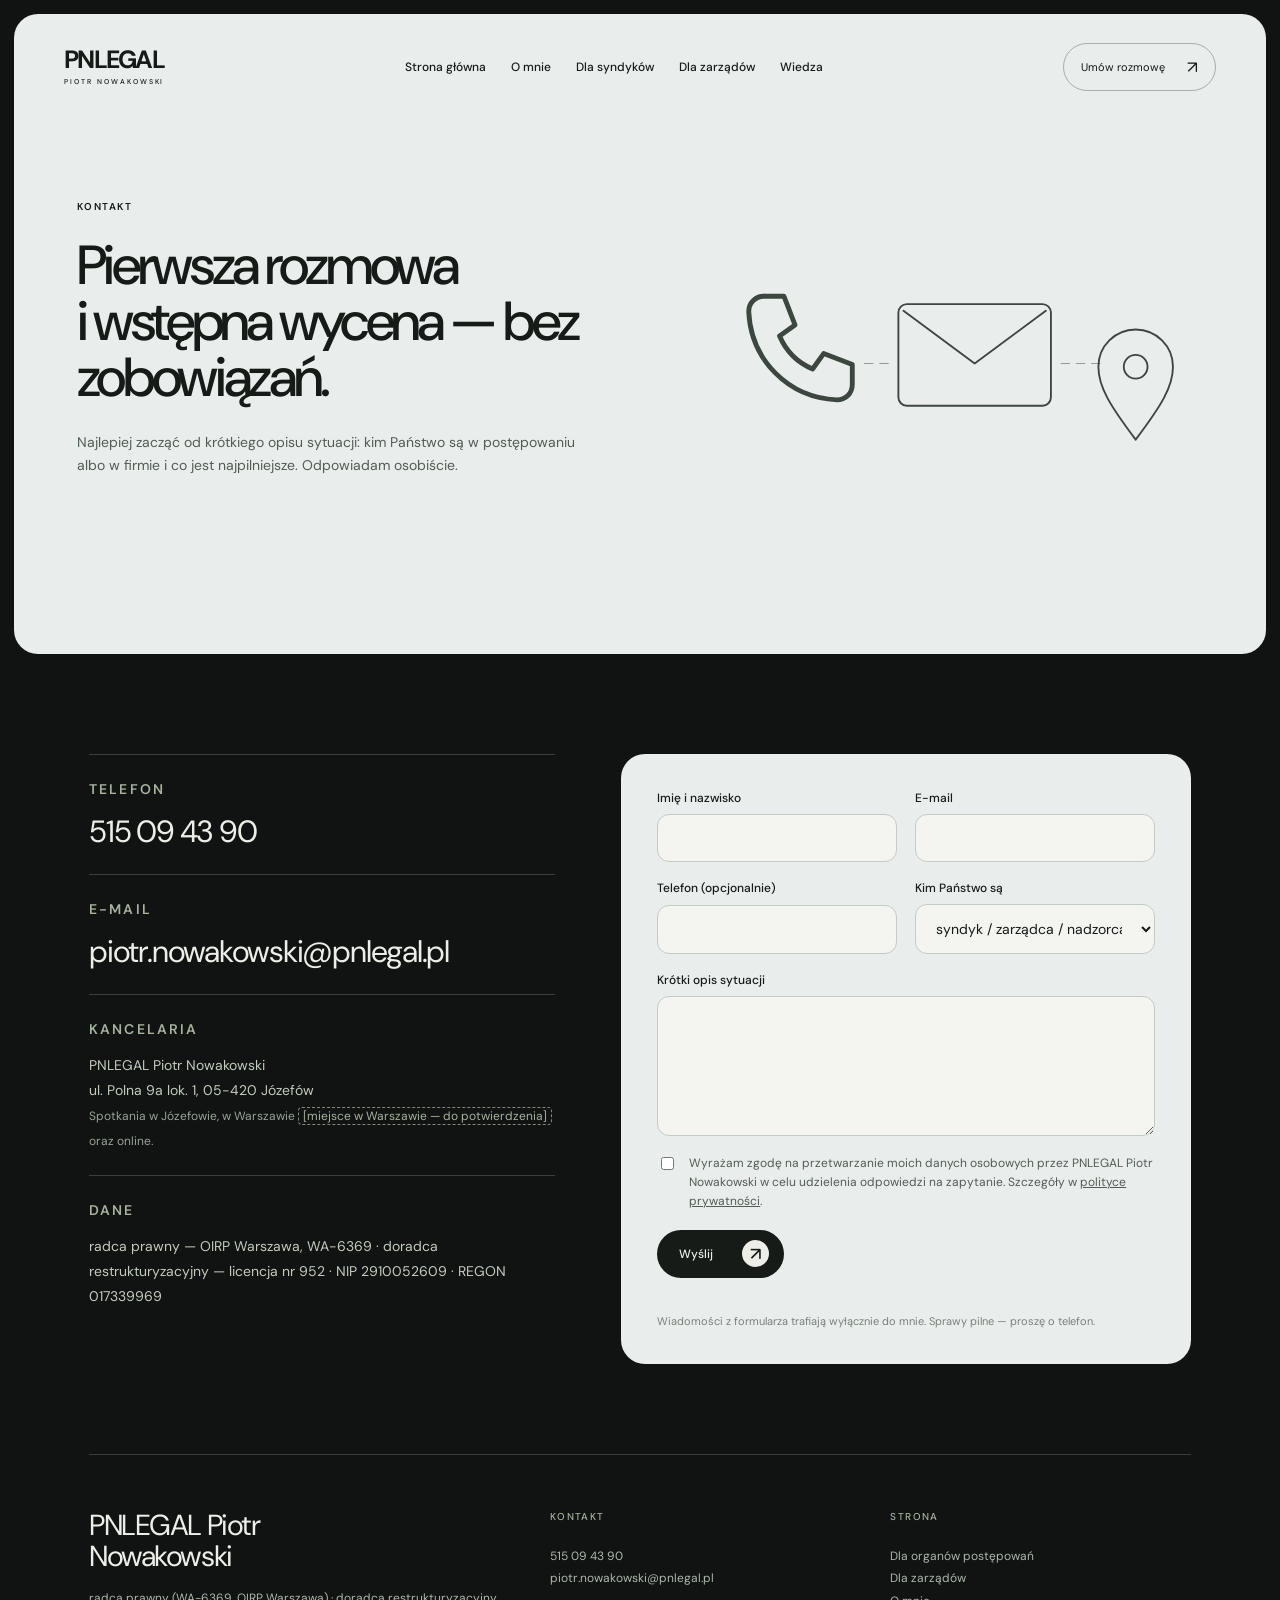
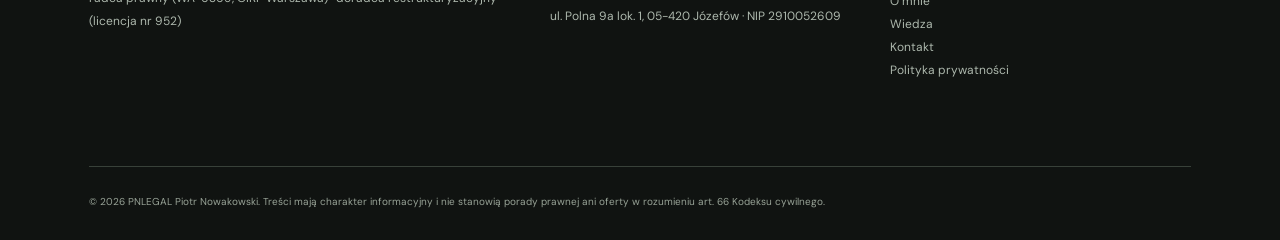
<file: kontakt.html>
<!DOCTYPE html>
<html lang="pl">
<head>
<meta charset="utf-8">
<meta name="viewport" content="width=device-width, initial-scale=1">
<meta name="theme-color" content="#e9edeb">
<title>Kontakt — Piotr Nowakowski, PNLEGAL</title>
<meta name="description" content="Pierwsza rozmowa i wstępna wycena — bez zobowiązań. Józefów / Warszawa, także online.">
<meta name="robots" content="noindex, nofollow">
<link rel="preconnect" href="https://fonts.googleapis.com">
<link rel="preconnect" href="https://fonts.gstatic.com" crossorigin>
<link href="https://fonts.googleapis.com/css2?family=DM+Sans:wght@400;500;600;700&display=swap" rel="stylesheet">
<script>if(!matchMedia('(prefers-reduced-motion: reduce)').matches)document.documentElement.classList.add('anim')</script>
<link rel="stylesheet" href="./nowy.css?v=20">
</head>
<body>
<a class="skip-link" href="#tresc">Przejdź do treści</a>
<div class="page-shell">
<header class="sub-hero">
<nav class="nav" aria-label="Nawigacja główna">
<a class="brand" href="index.html" aria-label="PNLEGAL, strona główna">PNLEGAL<span>PIOTR NOWAKOWSKI</span></a>
<div class="nav-links"><a href="index.html">Strona główna</a><a href="o-mnie.html">O mnie</a><a href="organy.html">Dla syndyków</a><a href="zarzady.html">Dla zarządów</a><a href="wiedza.html">Wiedza</a></div>
<a class="nav-submit" href="kontakt.html">Umów rozmowę <span aria-hidden="true">↗</span></a>
<details class="mobile-nav"><summary aria-label="Otwórz menu"><span></span><span></span></summary><div class="dropdown-links"><a href="index.html">Strona główna</a><a href="o-mnie.html">O mnie</a><a href="organy.html">Dla syndyków</a><a href="zarzady.html">Dla zarządów</a><a href="wiedza.html">Wiedza</a><a href="kontakt.html">Kontakt</a><a href="tel:+48515094390">515 09 43 90</a></div></details>
</nav>
<div class="sub-hero-grid" id="tresc">
<div class="sub-hero-text"><p class="eyebrow">Kontakt</p><h1>Pierwsza rozmowa i wstępna wycena — bez zobowiązań.</h1><p class="sub-lead">Najlepiej zacząć od krótkiego opisu sytuacji: kim Państwo są w postępowaniu albo w firmie i co jest najpilniejsze. Odpowiadam osobiście.</p></div>
<div class="sub-hero-art"><svg class="hero-art draw" viewBox="0 0 600 420" fill="none" stroke="currentColor" stroke-linecap="round" stroke-linejoin="round" aria-hidden="true" focusable="false"><g data-s="0.0" data-e="0.36" stroke-width="2.2" stroke-opacity="1"><path d="M16 8h9l5 13-7 5c3 7 8 12 15 15l5-7 13 5v9c0 4-3 7-7 7C27 54 10 37 9 15c0-4 3-7 7-7Z" transform="translate(40 140) scale(2.6)"/></g><g data-s="0.16" data-e="0.52" stroke-width="1.2" stroke-opacity="0.5"><path d="M200 240h10"/><path d="M218 240h10"/></g><g data-s="0.32" data-e="0.68" stroke-width="2.2" stroke-opacity="1"><rect x="240" y="170" width="180" height="120" rx="10"/><path d="M246 178L330 240L414 178"/></g><g data-s="0.48" data-e="0.84" stroke-width="1.2" stroke-opacity="0.5"><path d="M432 240h10"/><path d="M450 240h10"/><path d="M468 240h10"/></g><g data-s="0.64" data-e="1" stroke-width="2.2" stroke-opacity="1"><path d="M520 330C490 290 476 268 476 244A44 44 0 1 1 564 244C564 268 550 290 520 330Z"/><circle cx="520" cy="244" r="14"/></g></svg></div>
</div>
</header>
<section class="contact-sec">
<div class="contact-info">
<div class="ci-row"><p class="eyebrow">Telefon</p><a class="ci-big" href="tel:+48515094390">515 09 43 90</a></div>
<div class="ci-row"><p class="eyebrow">E-mail</p><a class="ci-big" href="mailto:piotr.nowakowski@pnlegal.pl">piotr.nowakowski@pnlegal.pl</a></div>
<div class="ci-row"><p class="eyebrow">Kancelaria</p><p>PNLEGAL Piotr Nowakowski<br>ul. Polna 9a lok. 1, 05-420 Józefów<br><span class="ci-small">Spotkania w Józefowie, w Warszawie <span class="ph" title="do potwierdzenia">[miejsce w Warszawie — do potwierdzenia]</span> oraz online.</span></p></div>
<div class="ci-row"><p class="eyebrow">Dane</p><p class="ci-small">radca prawny — OIRP Warszawa, WA-6369 · doradca restrukturyzacyjny — licencja nr 952 · NIP 2910052609 · REGON 017339969</p></div>
</div>
<form class="form-card" id="kontakt-form" action="wyslij.php" method="post" data-email="piotr.nowakowski@pnlegal.pl" novalidate>
<div class="row"><label>Imię i nazwisko<input type="text" name="imie" required autocomplete="name"></label><label>E-mail<input type="email" name="email" required autocomplete="email"></label></div>
<div class="row"><label>Telefon (opcjonalnie)<input type="tel" name="telefon" autocomplete="tel"></label><label>Kim Państwo są<select name="temat"><option>syndyk / zarządca / nadzorca</option><option>członek zarządu lub właściciel firmy</option><option>wierzyciel</option><option>kancelaria prawna</option><option>inne</option></select></label></div>
<label>Krótki opis sytuacji<textarea name="wiadomosc" required></textarea></label>
<div class="hp" aria-hidden="true"><label>Firma www<input type="text" name="firma_www" tabindex="-1" autocomplete="off"></label></div>
<label class="consent"><input type="checkbox" name="zgoda" required><span>Wyrażam zgodę na przetwarzanie moich danych osobowych przez PNLEGAL Piotr Nowakowski w celu udzielenia odpowiedzi na zapytanie. Szczegóły w <a href="polityka-prywatnosci.html">polityce prywatności</a>.</span></label>
<div><button class="button button-dark" type="submit">Wyślij <span aria-hidden="true">↗</span></button></div>
<p class="form-status" aria-live="polite"></p>
<p class="form-note">Wiadomości z formularza trafiają wyłącznie do mnie. Sprawy pilne — proszę o telefon.</p>
</form>
</section>
<section class="contact-details" aria-label="Dane kancelarii">
<div class="contact-column"><p class="lead">PNLEGAL Piotr Nowakowski</p><p style="margin-top:14px">radca prawny (WA-6369, OIRP Warszawa) · doradca restrukturyzacyjny (licencja nr 952)</p></div>
<div class="contact-column"><h3>Kontakt</h3><p><a href="tel:+48515094390">515 09 43 90</a><br><a href="mailto:piotr.nowakowski@pnlegal.pl">piotr.nowakowski@pnlegal.pl</a></p><p>ul. Polna 9a lok. 1, 05-420 Józefów · NIP 2910052609</p></div>
<div class="contact-column"><h3>Strona</h3><ul><li><a href="organy.html">Dla organów postępowań</a></li><li><a href="zarzady.html">Dla zarządów</a></li><li><a href="o-mnie.html">O mnie</a></li><li><a href="wiedza.html">Wiedza</a></li><li><a href="kontakt.html">Kontakt</a></li><li><a href="polityka-prywatnosci.html">Polityka prywatności</a></li></ul></div>
</section>
<footer><span>© 2026 PNLEGAL Piotr Nowakowski. Treści mają charakter informacyjny i nie stanowią porady prawnej ani oferty w rozumieniu art. 66 Kodeksu cywilnego.</span></footer>
</div>
<script src="./nowy.js?v=20"></script>
</body>
</html>
</file>
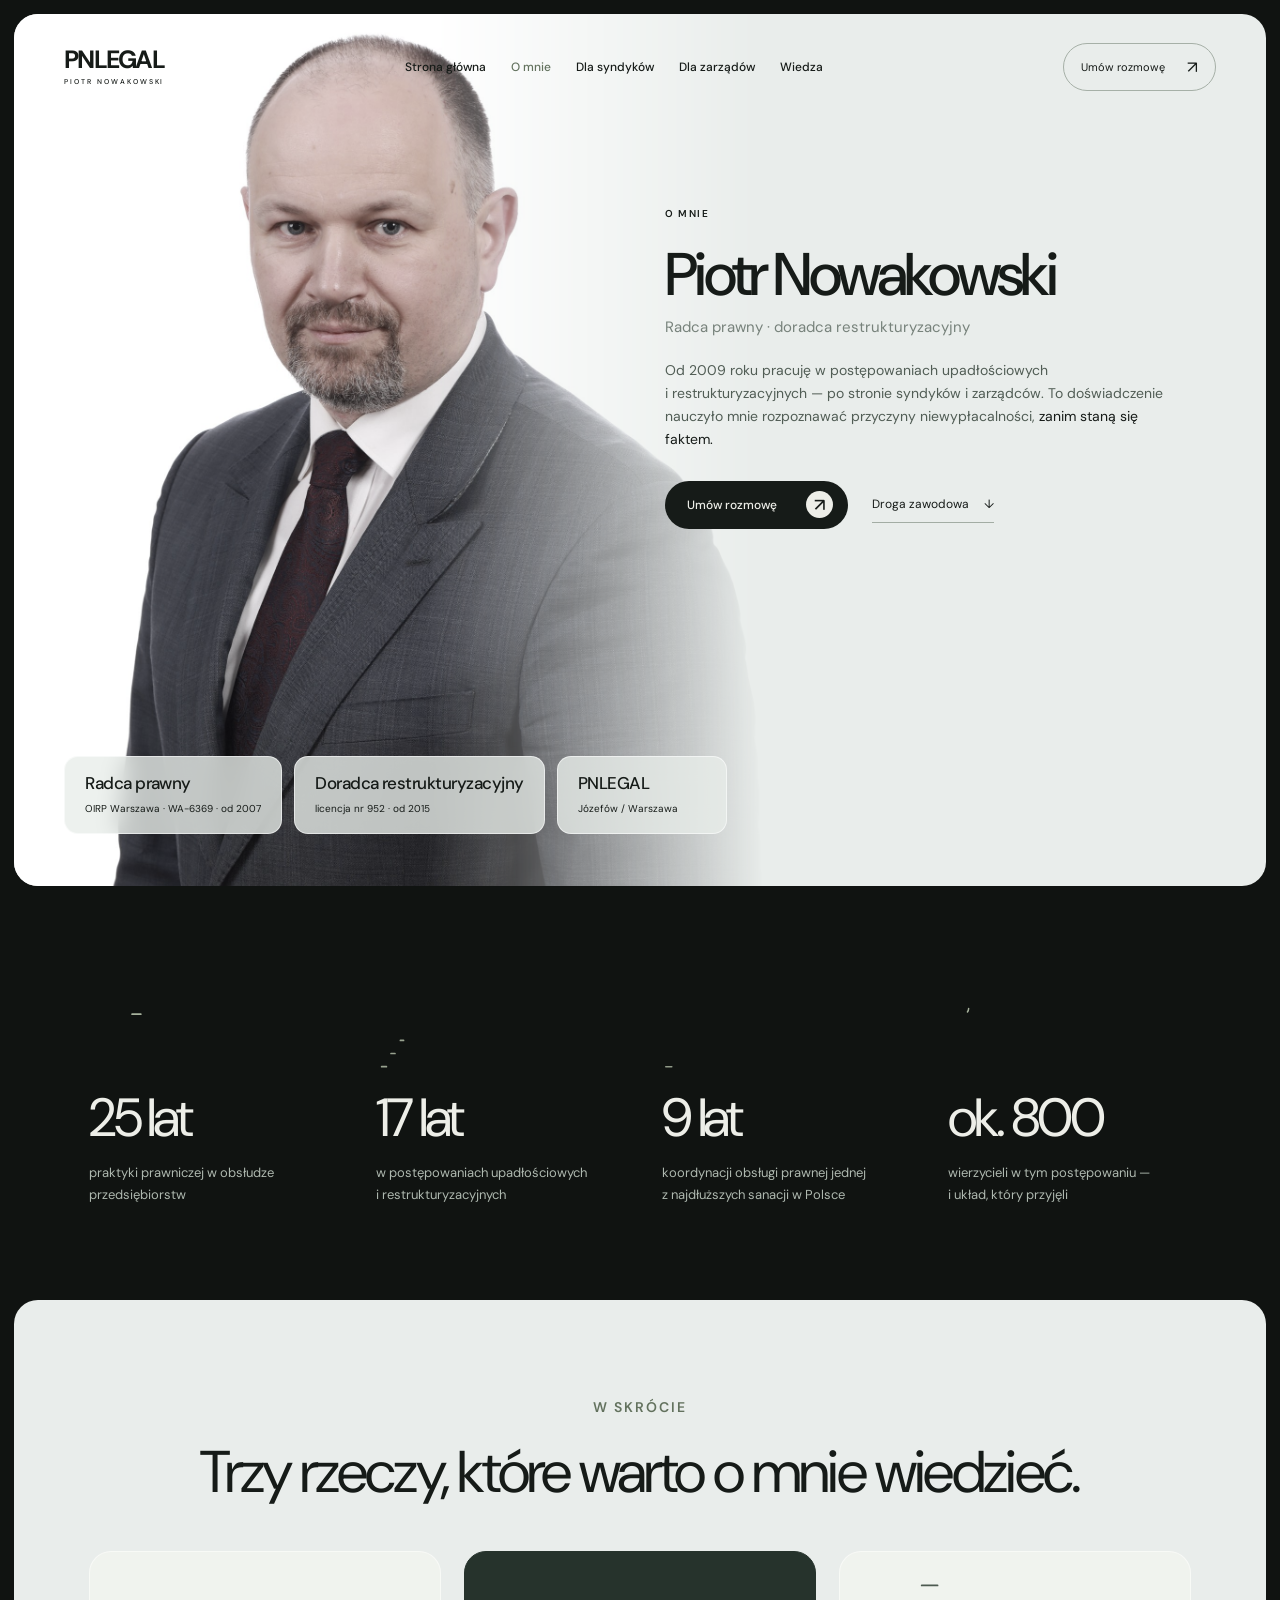
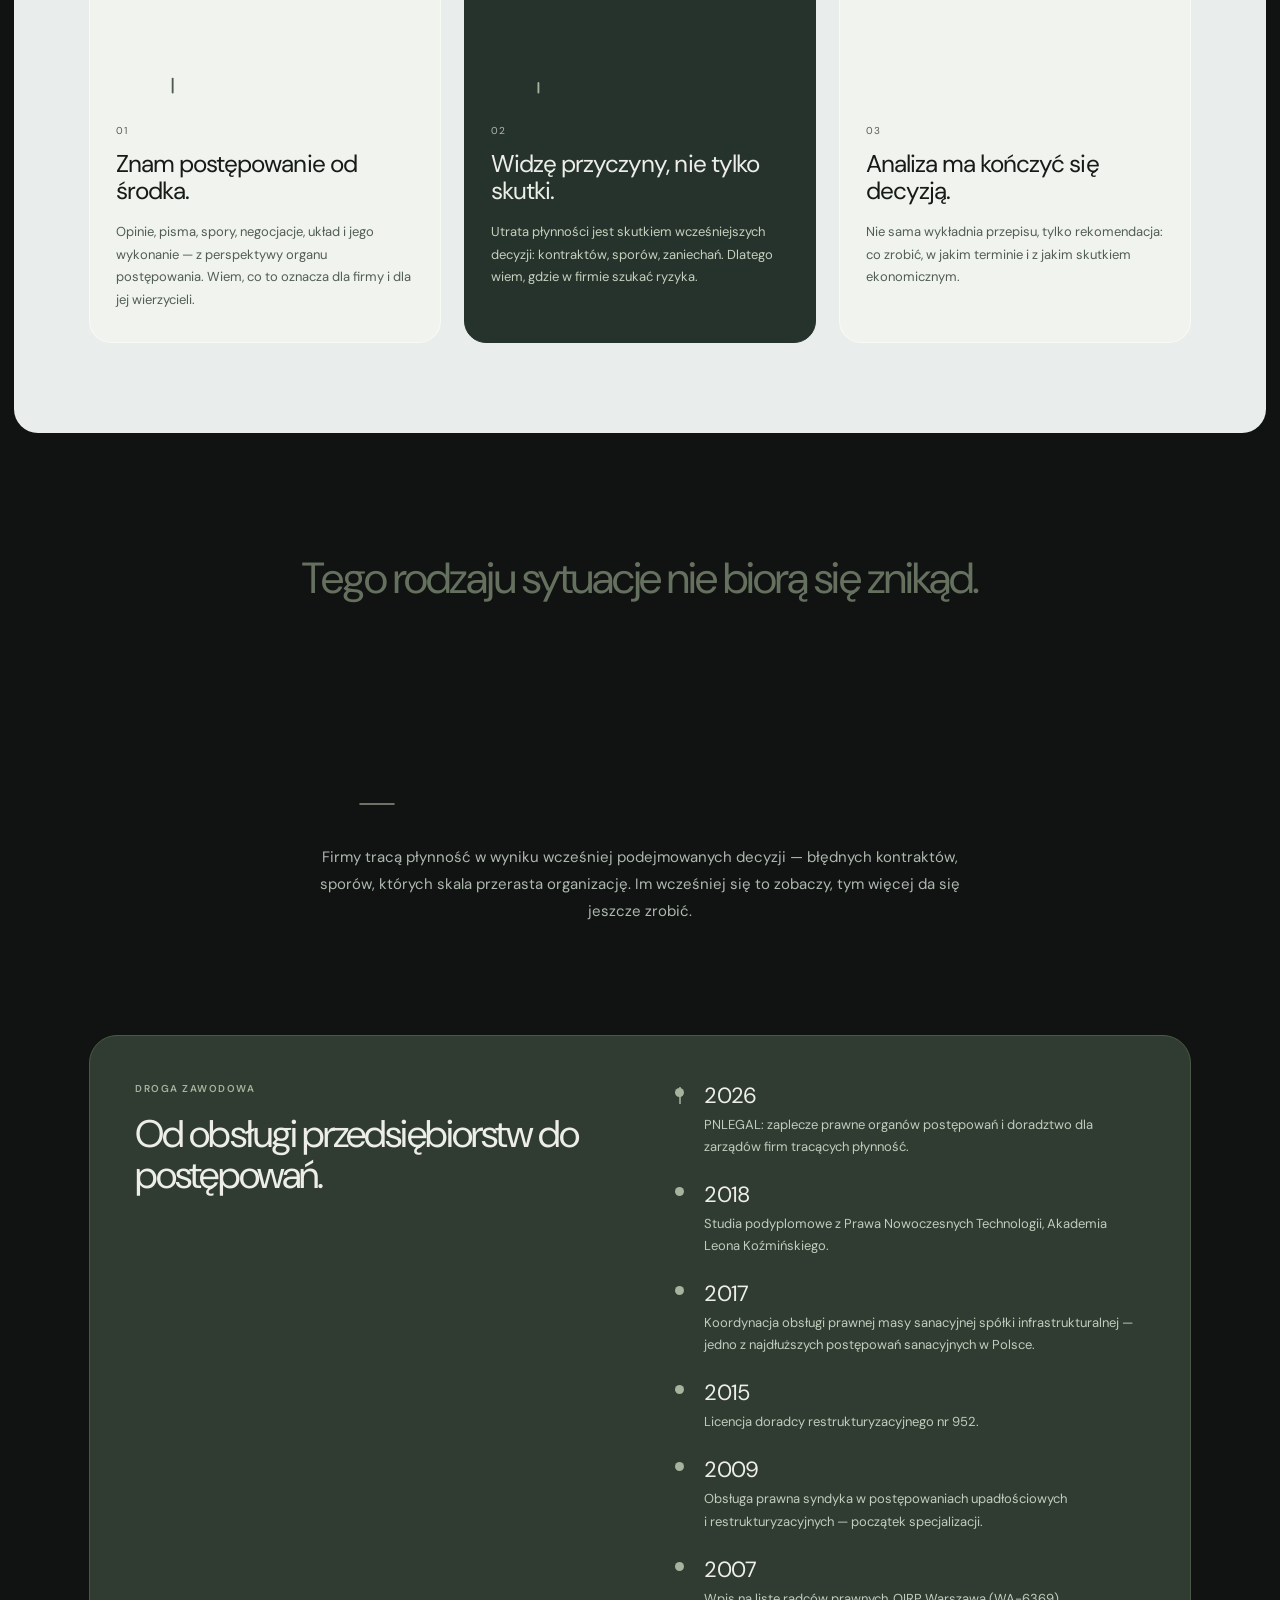
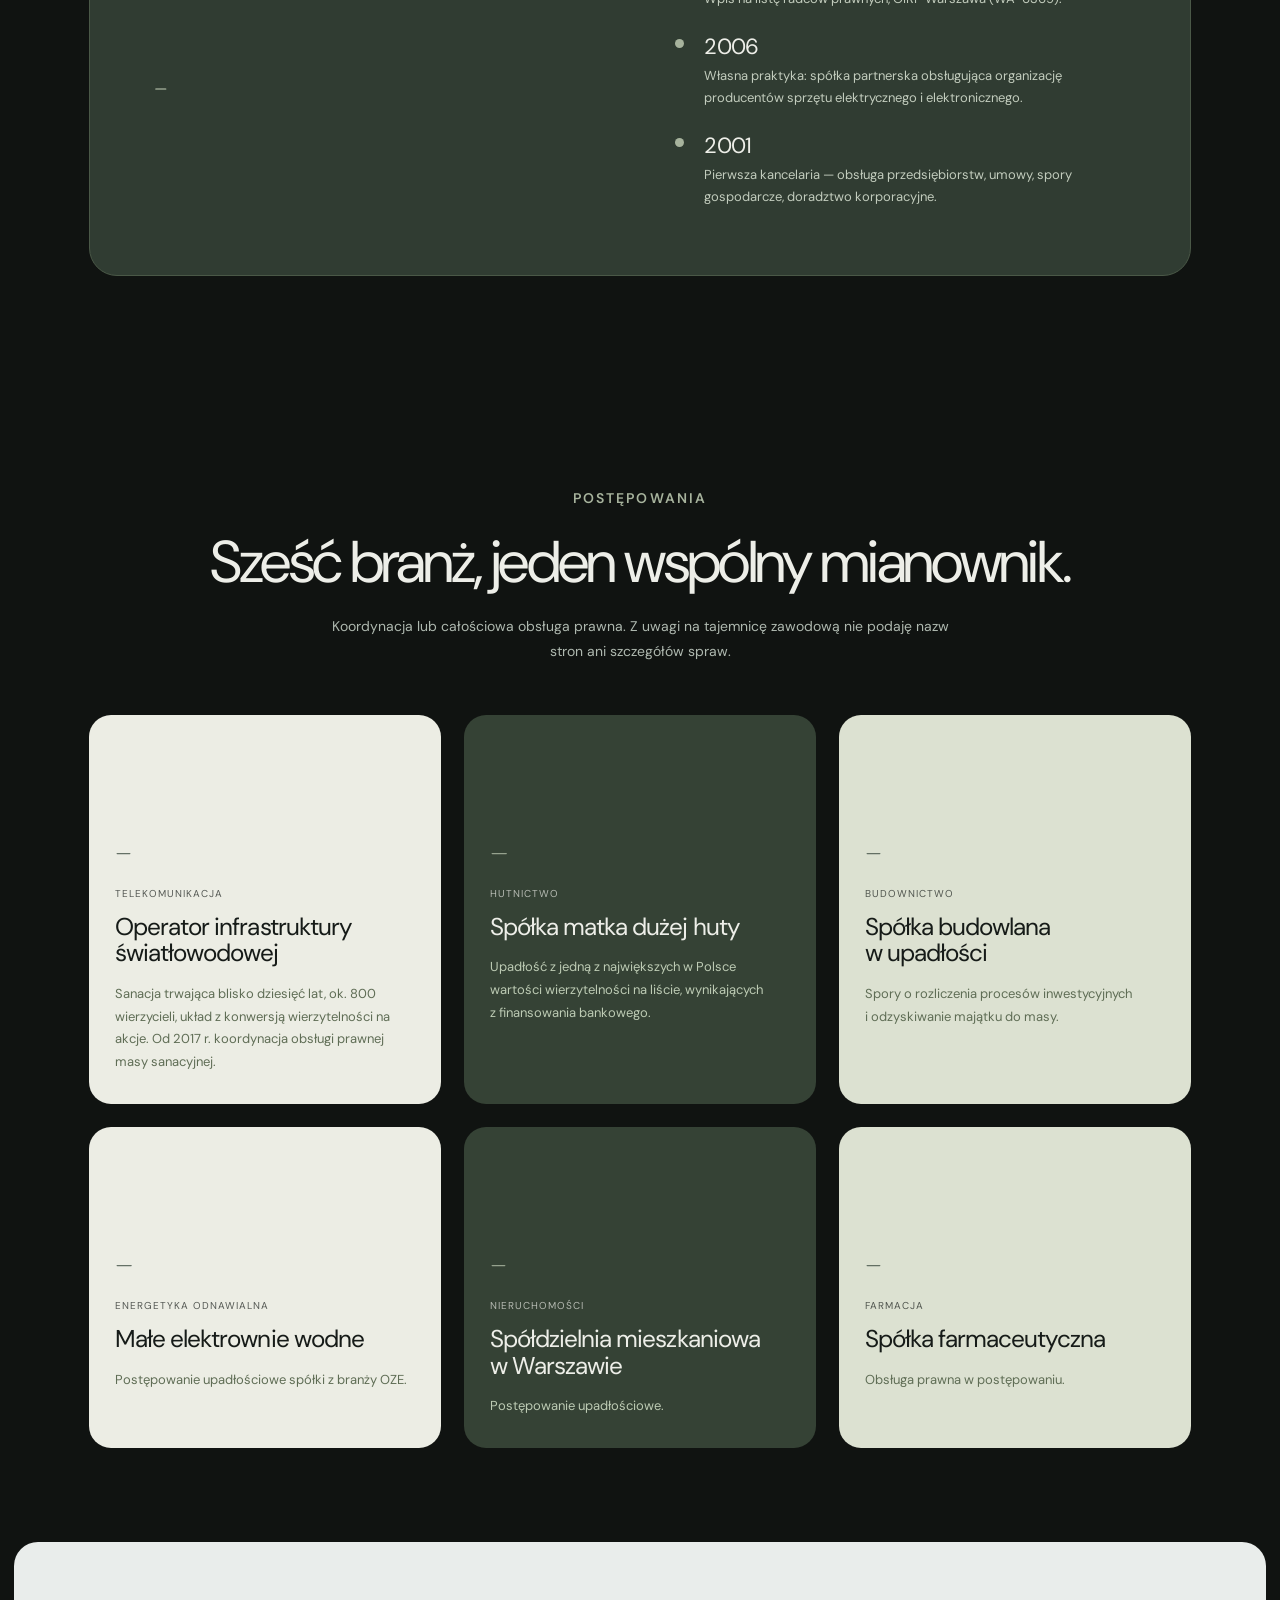
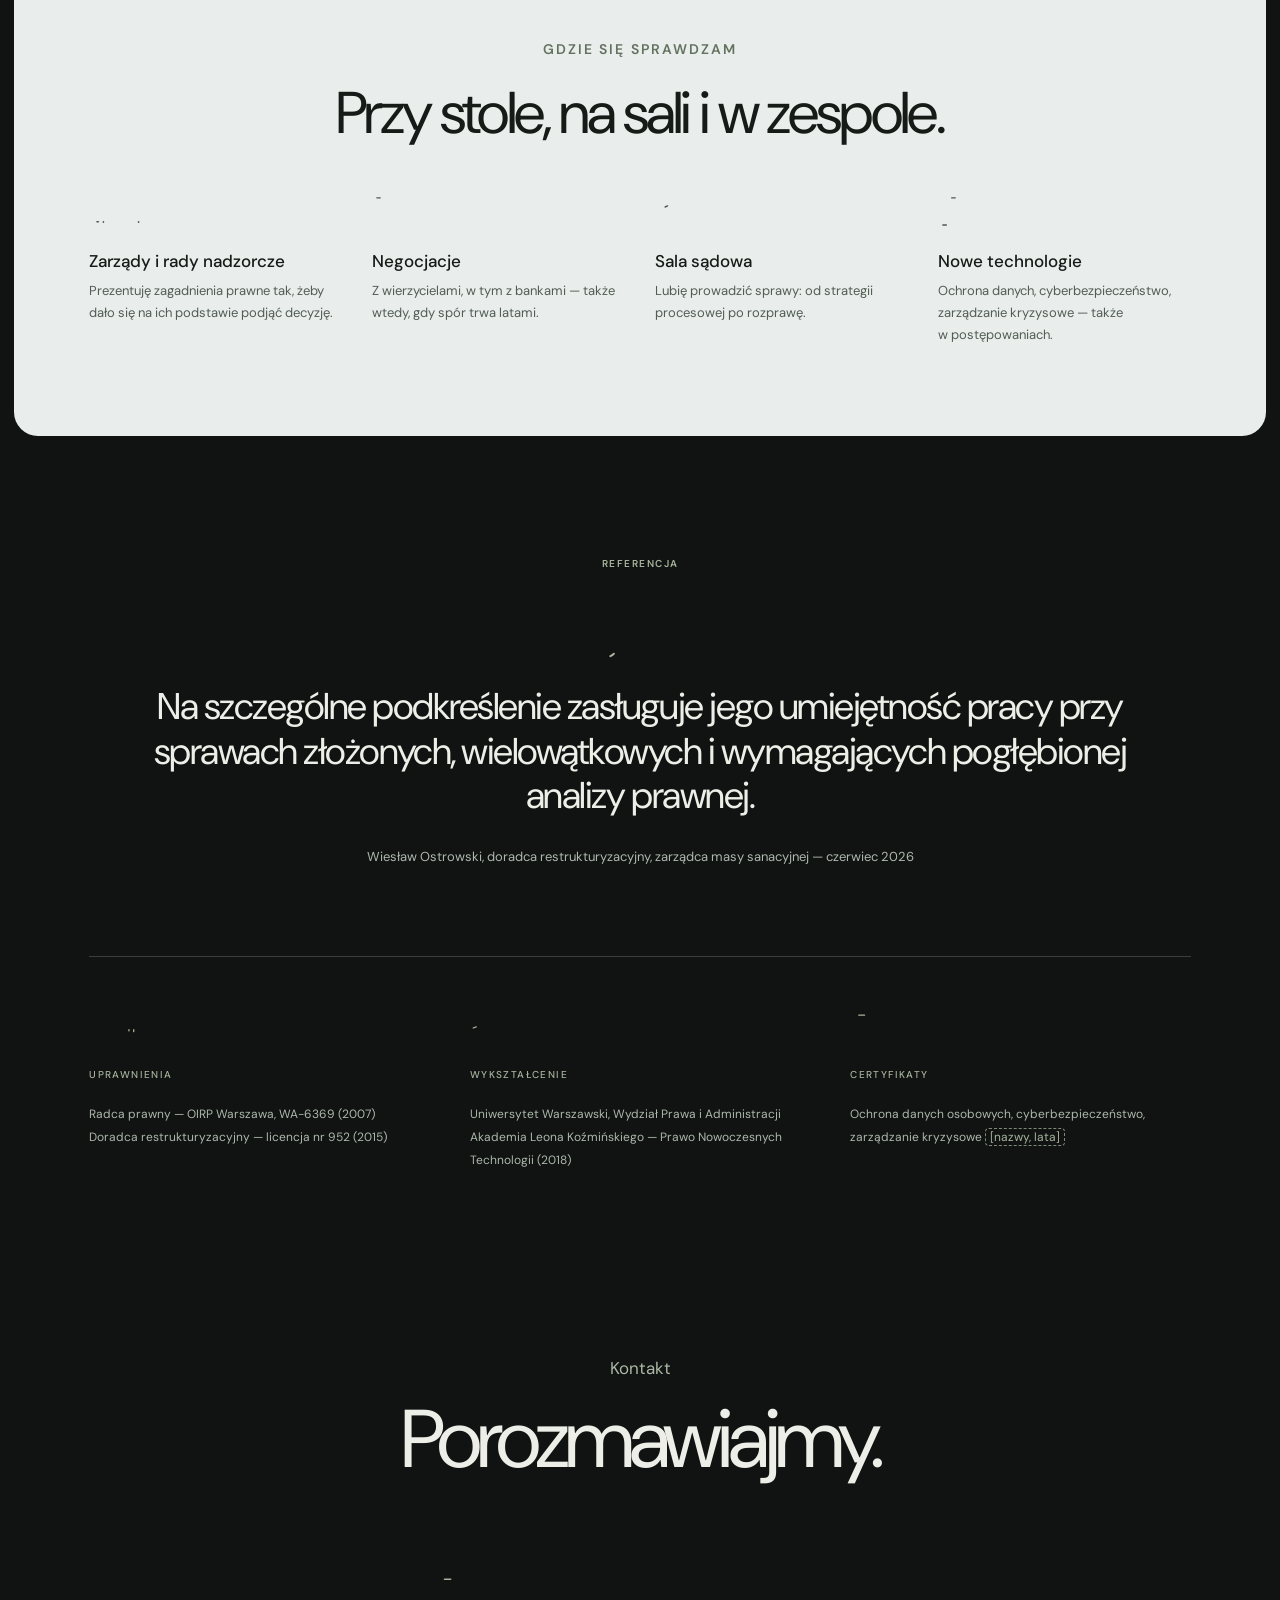
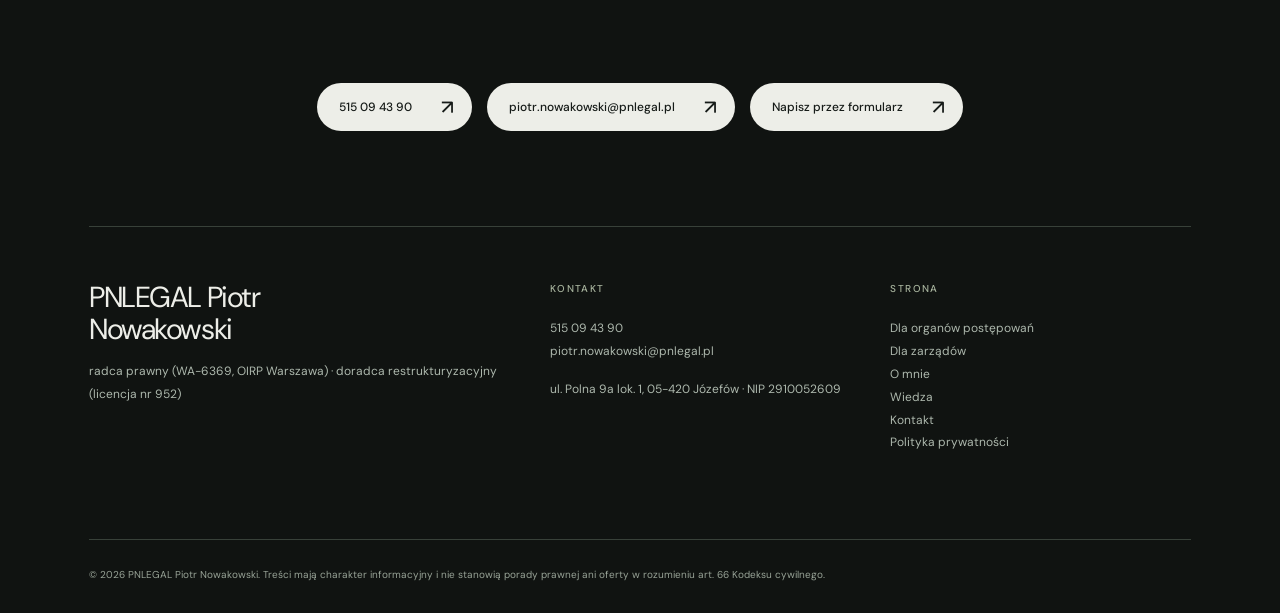
<file: o-mnie.html>
<!DOCTYPE html>
<html lang="pl">
<head>
<meta charset="utf-8">
<meta name="viewport" content="width=device-width, initial-scale=1">
<meta name="theme-color" content="#e9edeb">
<title>O mnie — Piotr Nowakowski, radca prawny i doradca restrukturyzacyjny</title>
<meta name="description" content="Od 2009 roku w postępowaniach upadłościowych i restrukturyzacyjnych — po stronie syndyków i zarządców.">
<meta name="robots" content="noindex, nofollow">
<link rel="preconnect" href="https://fonts.googleapis.com">
<link rel="preconnect" href="https://fonts.gstatic.com" crossorigin>
<link href="https://fonts.googleapis.com/css2?family=DM+Sans:wght@400;500;600;700&display=swap" rel="stylesheet">
<script>if(!matchMedia('(prefers-reduced-motion: reduce)').matches)document.documentElement.classList.add('anim')</script>
<link rel="stylesheet" href="./nowy.css?v=20">
</head>
<body>
<a class="skip-link" href="#tresc">Przejdź do treści</a>
<div class="page-shell">
<header class="sub-hero about-hero">
<div class="about-visual" role="img" aria-label="Piotr Nowakowski"></div>
<nav class="nav" aria-label="Nawigacja główna">
<a class="brand" href="index.html" aria-label="PNLEGAL, strona główna">PNLEGAL<span>PIOTR NOWAKOWSKI</span></a>
<div class="nav-links"><a href="index.html">Strona główna</a><a href="o-mnie.html" aria-current="page">O mnie</a><a href="organy.html">Dla syndyków</a><a href="zarzady.html">Dla zarządów</a><a href="wiedza.html">Wiedza</a></div>
<a class="nav-submit" href="kontakt.html">Umów rozmowę <span aria-hidden="true">↗</span></a>
<details class="mobile-nav"><summary aria-label="Otwórz menu"><span></span><span></span></summary><div class="dropdown-links"><a href="index.html">Strona główna</a><a href="o-mnie.html">O mnie</a><a href="organy.html">Dla syndyków</a><a href="zarzady.html">Dla zarządów</a><a href="wiedza.html">Wiedza</a><a href="kontakt.html">Kontakt</a><a href="tel:+48515094390">515 09 43 90</a></div></details>
</nav>
<div class="about-content" id="tresc">
<p class="eyebrow">O mnie</p><h1>Piotr Nowakowski</h1>
<p class="about-role">Radca prawny · doradca restrukturyzacyjny</p>
<p class="sub-lead">Od 2009 roku pracuję w postępowaniach upadłościowych i restrukturyzacyjnych — po stronie syndyków i zarządców. To doświadczenie nauczyło mnie rozpoznawać przyczyny niewypłacalności, <em>zanim staną się faktem.</em></p>
<div class="hero-actions"><a class="button button-dark" href="kontakt.html">Umów rozmowę <span aria-hidden="true">↗</span></a><a class="secondary-link" href="#droga">Droga zawodowa <span aria-hidden="true">↓</span></a></div>
</div>
<div class="hero-facts" aria-label="Uprawnienia"><div><strong>Radca prawny</strong><span>OIRP Warszawa · WA-6369 · od 2007</span></div><div><strong>Doradca restrukturyzacyjny</strong><span>licencja nr 952 · od 2015</span></div><div><strong>PNLEGAL</strong><span>Józefów / Warszawa</span></div></div>
</header>
<section class="stats-row"><div class="stat"><svg class="fact-art draw" viewBox="0 0 160 90" fill="none" stroke="currentColor" stroke-linecap="round" stroke-linejoin="round" aria-hidden="true" focusable="false"><g data-s="0.0" data-e="0.467" stroke-width="2" stroke-opacity="1"><rect x="40" y="30" width="80" height="52" rx="6"/></g><g data-s="0.267" data-e="0.734" stroke-width="1.8" stroke-opacity="1"><path d="M66 30V20H94V30"/><path d="M40 54H120"/></g><g data-s="0.533" data-e="1.0" stroke-width="1.6" stroke-opacity="0.9"><rect x="74" y="48" width="12" height="12"/></g></svg><strong><span data-count="25">25</span> lat</strong><span>praktyki prawniczej w obsłudze przedsiębiorstw</span></div><div class="stat"><svg class="fact-art draw" viewBox="0 0 160 90" fill="none" stroke="currentColor" stroke-linecap="round" stroke-linejoin="round" aria-hidden="true" focusable="false"><g data-s="0.0" data-e="0.4" stroke-width="1.8" stroke-opacity="0.9"><path d="M6 86H126"/><path d="M16 72H116"/><path d="M26 58H106"/></g><g data-s="0.2" data-e="0.6" stroke-width="2" stroke-opacity="1"><path d="M36 44.0H96V24.0H36Z"/><path d="M26 24.0L66.0 2.0L106 24.0Z"/></g><g data-s="0.4" data-e="0.8" stroke-width="1.3" stroke-opacity="0.8"><path d="M46.0 58V44.0"/><path d="M52.0 58V44.0"/><path d="M54.5 58V44.0"/><path d="M60.5 58V44.0"/><path d="M63.0 58V44.0"/><path d="M69.0 58V44.0"/><path d="M71.5 58V44.0"/><path d="M77.5 58V44.0"/><path d="M80.0 58V44.0"/><path d="M86.0 58V44.0"/></g><g data-s="0.6" data-e="1" stroke-width="1.6" stroke-opacity="1"><circle cx="140" cy="38.699999999999996" r="4.95"/><path d="M140 43.65V67.3"/><path d="M140 67.3L135.05 86"/><path d="M140 67.3L144.95 86"/><path d="M132.3 54.099999999999994L140 48.599999999999994L147.7 54.099999999999994"/></g></svg><strong><span data-count="17">17</span> lat</strong><span>w postępowaniach upadłościowych i restrukturyzacyjnych</span></div><div class="stat"><svg class="fact-art draw" viewBox="0 0 160 90" fill="none" stroke="currentColor" stroke-linecap="round" stroke-linejoin="round" aria-hidden="true" focusable="false"><g data-s="0.0" data-e="0.4" stroke-width="1.6" stroke-opacity="0.85"><path d="M4 86H156"/></g><g data-s="0.2" data-e="0.6" stroke-width="2" stroke-opacity="1"><path d="M8 60H152"/></g><g data-s="0.4" data-e="0.8" stroke-width="1.6" stroke-opacity="0.9"><path d="M14 86Q47 34 80 86"/><path d="M80 86Q113 34 146 86"/></g><g data-s="0.6" data-e="1" stroke-width="1" stroke-opacity="0.45"><path d="M14 60V50"/><path d="M28 60V50"/><path d="M42 60V50"/><path d="M56 60V50"/><path d="M70 60V50"/><path d="M84 60V50"/><path d="M98 60V50"/><path d="M112 60V50"/><path d="M126 60V50"/><path d="M140 60V50"/></g></svg><strong><span data-count="9">9</span> lat</strong><span>koordynacji obsługi prawnej jednej z najdłuższych sanacji w Polsce</span></div><div class="stat"><svg class="fact-art draw" viewBox="0 0 160 90" fill="none" stroke="currentColor" stroke-linecap="round" stroke-linejoin="round" aria-hidden="true" focusable="false"><g data-s="0.0" data-e="0.6" stroke-width="1.6" stroke-opacity="1"><circle cx="16" cy="24" r="6"/><circle cx="36" cy="24" r="6"/><circle cx="56" cy="24" r="6"/><circle cx="76" cy="24" r="6"/><circle cx="96" cy="24" r="6"/><circle cx="16" cy="46" r="6"/><circle cx="36" cy="46" r="6"/><circle cx="56" cy="46" r="6"/><circle cx="76" cy="46" r="6"/><circle cx="96" cy="46" r="6"/><circle cx="16" cy="68" r="6"/><circle cx="36" cy="68" r="6"/><circle cx="56" cy="68" r="6"/><circle cx="76" cy="68" r="6"/><circle cx="96" cy="68" r="6"/></g><g data-s="0.4" data-e="1" stroke-width="2.2" stroke-opacity="1"><path d="M118 50L130 62L152 36"/></g></svg><strong>ok. <span data-count="800">800</span></strong><span>wierzycieli w tym postępowaniu — i układ, który przyjęli</span></div></section>
<section class="panel "><div class="sec-head"><p class="eyebrow">W skrócie</p><h2>Trzy rzeczy, które warto o mnie wiedzieć.</h2></div><div class="cards" style="--cols:3"><article class="card"><svg class="card-art draw" viewBox="0 0 320 130" fill="none" stroke="currentColor" stroke-linecap="round" stroke-linejoin="round" aria-hidden="true" focusable="false"><g data-s="0.0" data-e="0.467" stroke-width="2" stroke-opacity="1"><path d="M60 124V18H260V124"/></g><g data-s="0.267" data-e="0.734" stroke-width="1.4" stroke-opacity="0.7"><path d="M60 54H260"/><path d="M60 90H260"/></g><g data-s="0.533" data-e="1.0" stroke-width="1.8" stroke-opacity="1"><circle cx="160" cy="55.32" r="3.42"/><path d="M160 58.74V75.08"/><path d="M160 75.08L156.58 88"/><path d="M160 75.08L163.42 88"/><path d="M154.68 65.96000000000001L160 62.16L165.32 65.96000000000001"/><rect x="168" y="70" width="12" height="12"/></g></svg><span class="num">01</span><h3>Znam postępowanie od środka.</h3><p>Opinie, pisma, spory, negocjacje, układ i jego wykonanie — z perspektywy organu postępowania. Wiem, co to oznacza dla firmy i dla jej wierzycieli.</p></article><article class="card"><svg class="card-art draw" viewBox="0 0 320 130" fill="none" stroke="currentColor" stroke-linecap="round" stroke-linejoin="round" aria-hidden="true" focusable="false"><g data-s="0.0" data-e="0.4" stroke-width="2" stroke-opacity="1"><path d="M50 124V62L100 32L150 62V124"/></g><g data-s="0.2" data-e="0.6" stroke-width="1.2" stroke-opacity="0.6"><rect x="70" y="76" width="18" height="16"/><rect x="112" y="76" width="18" height="16"/><rect x="90" y="100" width="20" height="24"/></g><g data-s="0.4" data-e="0.8" stroke-width="2.2" stroke-opacity="1"><circle cx="204" cy="70" r="36"/><path d="M230 96L272 128"/></g><g data-s="0.6" data-e="1" stroke-width="1.8" stroke-opacity="1"><path d="M200 46L208 64L196 78L206 94"/></g></svg><span class="num">02</span><h3>Widzę przyczyny, nie tylko skutki.</h3><p>Utrata płynności jest skutkiem wcześniejszych decyzji: kontraktów, sporów, zaniechań. Dlatego wiem, gdzie w firmie szukać ryzyka.</p></article><article class="card"><svg class="card-art draw" viewBox="0 0 320 130" fill="none" stroke="currentColor" stroke-linecap="round" stroke-linejoin="round" aria-hidden="true" focusable="false"><g data-s="0.0" data-e="0.4" stroke-width="2" stroke-opacity="1"><rect x="56" y="8" width="90" height="114" rx="3"/></g><g data-s="0.2" data-e="0.6" stroke-width="1" stroke-opacity="0.5"><path d="M68 24h49"/><path d="M68 38h62"/><path d="M68 52h49"/><path d="M68 66h62"/><path d="M68 80h49"/><path d="M68 94h62"/></g><g data-s="0.4" data-e="0.8" stroke-width="2" stroke-opacity="1"><path d="M168 66H214"/><path d="M202 56L214 66L202 76"/></g><g data-s="0.6" data-e="1" stroke-width="2.4" stroke-opacity="1"><path d="M232 66L252 86L294 38"/></g></svg><span class="num">03</span><h3>Analiza ma kończyć się decyzją.</h3><p>Nie sama wykładnia przepisu, tylko rekomendacja: co zrobić, w jakim terminie i z jakim skutkiem ekonomicznym.</p></article></div></section>
<section class="story" aria-label="Cytat">
<p>Tego rodzaju sytuacje nie biorą się znikąd.</p>
<svg class="dom-art draw" viewBox="0 0 600 170" fill="none" stroke="currentColor" stroke-linecap="round" stroke-linejoin="round" aria-hidden="true" focusable="false"><g data-s="0.0" data-e="0.28" stroke-width="1.6" stroke-opacity="0.8"><path d="M20 160H580"/></g><g data-s="0.08" data-e="0.36" stroke-width="1.8" stroke-opacity="1"><rect x="50" y="70" width="22" height="90" rx="2" transform="rotate(62 72 160)"/></g><g data-s="0.16" data-e="0.44" stroke-width="1.8" stroke-opacity="1"><rect x="108" y="70" width="22" height="90" rx="2" transform="rotate(48 130 160)"/></g><g data-s="0.24" data-e="0.52" stroke-width="1.8" stroke-opacity="1"><rect x="166" y="70" width="22" height="90" rx="2" transform="rotate(34 188 160)"/></g><g data-s="0.32" data-e="0.6" stroke-width="1.8" stroke-opacity="1"><rect x="224" y="70" width="22" height="90" rx="2" transform="rotate(20 246 160)"/></g><g data-s="0.4" data-e="0.68" stroke-width="1.8" stroke-opacity="1"><rect x="282" y="70" width="22" height="90" rx="2" transform="rotate(6 304 160)"/></g><g data-s="0.48" data-e="0.76" stroke-width="2.2" stroke-opacity="1"><rect x="340" y="70" width="22" height="90" rx="2" transform="rotate(0 362 160)"/></g><g data-s="0.56" data-e="0.84" stroke-width="2.2" stroke-opacity="1"><rect x="398" y="70" width="22" height="90" rx="2" transform="rotate(0 420 160)"/></g><g data-s="0.64" data-e="0.92" stroke-width="2.2" stroke-opacity="1"><rect x="456" y="70" width="22" height="90" rx="2" transform="rotate(0 478 160)"/></g><g data-s="0.72" data-e="1.0" stroke-width="2.2" stroke-opacity="1"><rect x="514" y="70" width="22" height="90" rx="2" transform="rotate(0 536 160)"/></g></svg>
<p class="story-cap">Firmy tracą płynność w wyniku wcześniej podejmowanych decyzji — błędnych kontraktów, sporów, których skala przerasta organizację. Im wcześniej się to zobaczy, tym więcej da się jeszcze zrobić.</p>
</section>
<section class="duo" id="droga"><div class="duo-panel"><div><div class="duo-sticky"><p class="eyebrow">Droga zawodowa</p><h2>Od obsługi przedsiębiorstw do postępowań.</h2><svg class="duo-art draw" viewBox="0 0 400 480" fill="none" stroke="currentColor" stroke-linecap="round" stroke-linejoin="round" aria-hidden="true" focusable="false"><g data-s="0.0" data-e="0.28" stroke-width="1.6" stroke-opacity="0.85"><path d="M20 440H170"/></g><g data-s="0.08" data-e="0.36" stroke-width="2" stroke-opacity="1"><path d="M44 440V318H134V440"/><path d="M38 318H140"/></g><g data-s="0.16" data-e="0.44" stroke-width="1.1" stroke-opacity="0.6"><rect x="56" y="332" width="14" height="12"/><rect x="80" y="332" width="14" height="12"/><rect x="104" y="332" width="14" height="12"/><rect x="56" y="354" width="14" height="12"/><rect x="80" y="354" width="14" height="12"/><rect x="104" y="354" width="14" height="12"/><rect x="56" y="376" width="14" height="12"/><rect x="80" y="376" width="14" height="12"/><rect x="104" y="376" width="14" height="12"/><rect x="56" y="398" width="14" height="12"/><rect x="80" y="398" width="14" height="12"/><rect x="104" y="398" width="14" height="12"/><path d="M80 440V414H98V440"/></g><g data-s="0.24" data-e="0.52" stroke-width="1.8" stroke-opacity="1"><rect x="146" y="418" width="24" height="18" rx="2"/><path d="M152 418V412H164V418"/></g><g data-s="0.32" data-e="0.6" stroke-width="2.2" stroke-opacity="1"><path d="M170 440C260 440 300 400 270 350S160 280 200 230S300 190 300 152"/></g><g data-s="0.4" data-e="0.68" stroke-width="1.6" stroke-opacity="1"><circle cx="270" cy="350" r="5"/><circle cx="200" cy="230" r="5"/></g><g data-s="0.48" data-e="0.76" stroke-width="1.8" stroke-opacity="1"><path d="M222 150H378"/><path d="M230 140H370"/><path d="M238 130H362"/></g><g data-s="0.56" data-e="0.84" stroke-width="1.5" stroke-opacity="0.85"><path d="M252 130V76"/><path d="M264 130V76"/><path d="M294 130V76"/><path d="M306 130V76"/><path d="M336 130V76"/><path d="M348 130V76"/></g><g data-s="0.64" data-e="0.92" stroke-width="2" stroke-opacity="1"><path d="M234 76H366V62H234Z"/><path d="M226 62L300 24L374 62Z"/></g><g data-s="0.72" data-e="1.0" stroke-width="1.5" stroke-opacity="0.9"><path d="M300 32V54"/><path d="M287 38H313"/><path d="M287 38l-5 8h10z"/><path d="M313 38l-5 8h10z"/></g><g data-f="0.7 0.95" fill="currentColor" fill-opacity="0.85" stroke="none" font-size="13" font-family="DM Sans, Arial, sans-serif" text-anchor="middle"><text x="89" y="304">2001</text><text x="89" y="466">obsługa przedsiębiorstw</text><text x="300" y="12">postępowania</text><text x="346" y="180">od 2009</text></g></svg></div></div><div><div class="timeline"><svg class="tl-line draw" viewBox="0 0 20 1000" preserveAspectRatio="none" fill="none" stroke="currentColor" aria-hidden="true"><g data-s="0" data-e="1" stroke-width="1.5"><path d="M10 0V1000"/></g></svg><ol><li><b>2026</b><p>PNLEGAL: zaplecze prawne organów postępowań i doradztwo dla zarządów firm tracących płynność.</p></li><li><b>2018</b><p>Studia podyplomowe z Prawa Nowoczesnych Technologii, Akademia Leona Koźmińskiego.</p></li><li><b>2017</b><p>Koordynacja obsługi prawnej masy sanacyjnej spółki infrastrukturalnej — jedno z najdłuższych postępowań sanacyjnych w Polsce.</p></li><li><b>2015</b><p>Licencja doradcy restrukturyzacyjnego nr 952.</p></li><li><b>2009</b><p>Obsługa prawna syndyka w postępowaniach upadłościowych i restrukturyzacyjnych — początek specjalizacji.</p></li><li><b>2007</b><p>Wpis na listę radców prawnych, OIRP Warszawa (WA-6369).</p></li><li><b>2006</b><p>Własna praktyka: spółka partnerska obsługująca organizację producentów sprzętu elektrycznego i elektronicznego.</p></li><li><b>2001</b><p>Pierwsza kancelaria — obsługa przedsiębiorstw, umowy, spory gospodarcze, doradztwo korporacyjne.</p></li></ol></div></div></div></section>
<section class="sec tiles"><div class="sec-head"><p class="eyebrow">Postępowania</p><h2>Sześć branż, jeden wspólny mianownik.</h2><p>Koordynacja lub całościowa obsługa prawna. Z uwagi na tajemnicę zawodową nie podaję nazw stron ani szczegółów spraw.</p></div><div class="cards" style="--cols:3"><article class="card"><svg class="card-art draw" viewBox="0 0 320 130" fill="none" stroke="currentColor" stroke-linecap="round" stroke-linejoin="round" aria-hidden="true" focusable="false"><g data-s="0.0" data-e="0.4" stroke-width="1.6" stroke-opacity="0.85"><path d="M0 122H320"/></g><g data-s="0.2" data-e="0.6" stroke-width="2" stroke-opacity="1"><path d="M146 122L160 24L174 122"/><path d="M151 92H169"/><path d="M154 64H166"/></g><g data-s="0.4" data-e="0.8" stroke-width="1.8" stroke-opacity="1"><path d="M178 22a14 14 0 0 1 0 20"/><path d="M186 16a22 22 0 0 1 0 32"/><path d="M142 22a14 14 0 0 0 0 20"/><path d="M134 16a22 22 0 0 0 0 32"/></g><g data-s="0.6" data-e="1" stroke-width="1.4" stroke-opacity="0.7"><path d="M10 110C70 96 110 118 146 108"/><path d="M174 108C220 96 260 118 310 104"/></g></svg><span class="num">Telekomunikacja</span><h3>Operator infrastruktury światłowodowej</h3><p>Sanacja trwająca blisko dziesięć lat, ok. 800 wierzycieli, układ z konwersją wierzytelności na akcje. Od 2017 r. koordynacja obsługi prawnej masy sanacyjnej.</p></article><article class="card"><svg class="card-art draw" viewBox="0 0 320 130" fill="none" stroke="currentColor" stroke-linecap="round" stroke-linejoin="round" aria-hidden="true" focusable="false"><g data-s="0.0" data-e="0.36" stroke-width="1.6" stroke-opacity="0.85"><path d="M0 122H320"/></g><g data-s="0.16" data-e="0.52" stroke-width="2" stroke-opacity="1"><path d="M70 122V62L92 40H132L154 62V122"/></g><g data-s="0.32" data-e="0.68" stroke-width="2" stroke-opacity="1"><path d="M196 122V18H220V122"/></g><g data-s="0.48" data-e="0.84" stroke-width="2" stroke-opacity="1"><path d="M232 92H296L286 118H242Z"/></g><g data-s="0.64" data-e="1" stroke-width="1.6" stroke-opacity="0.8"><path d="M154 74C190 74 214 80 262 92"/></g></svg><span class="num">Hutnictwo</span><h3>Spółka matka dużej huty</h3><p>Upadłość z jedną z największych w Polsce wartości wierzytelności na liście, wynikających z finansowania bankowego.</p></article><article class="card"><svg class="card-art draw" viewBox="0 0 320 130" fill="none" stroke="currentColor" stroke-linecap="round" stroke-linejoin="round" aria-hidden="true" focusable="false"><g data-s="0.0" data-e="0.4" stroke-width="1.6" stroke-opacity="0.85"><path d="M0 122H320"/></g><g data-s="0.2" data-e="0.6" stroke-width="2" stroke-opacity="1"><path d="M90 122V18"/><path d="M76 26H212"/><path d="M90 44L108 26"/></g><g data-s="0.4" data-e="0.8" stroke-width="1.6" stroke-opacity="0.9"><path d="M196 26V64"/><path d="M190 64h12v8h-12z"/><rect x="76" y="26" width="10" height="12"/></g><g data-s="0.6" data-e="1" stroke-width="1.6" stroke-opacity="0.85"><path d="M180 122V84H270V122"/><path d="M180 103H270"/><path d="M210 84V122"/><path d="M240 84V122"/></g></svg><span class="num">Budownictwo</span><h3>Spółka budowlana w upadłości</h3><p>Spory o rozliczenia procesów inwestycyjnych i odzyskiwanie majątku do masy.</p></article><article class="card"><svg class="card-art draw" viewBox="0 0 320 130" fill="none" stroke="currentColor" stroke-linecap="round" stroke-linejoin="round" aria-hidden="true" focusable="false"><g data-s="0.0" data-e="0.36" stroke-width="1.6" stroke-opacity="0.85"><path d="M0 122H320"/></g><g data-s="0.16" data-e="0.52" stroke-width="2" stroke-opacity="1"><path d="M40 122L72 46H110L122 122"/></g><g data-s="0.32" data-e="0.68" stroke-width="1.4" stroke-opacity="0.7"><path d="M0 74c10 -6 20 6 30 0s20 6 30 0"/><path d="M0 92c10 -6 20 6 30 0s20 6 30 0"/></g><g data-s="0.48" data-e="0.84" stroke-width="2" stroke-opacity="1"><circle cx="222" cy="78" r="38"/><circle cx="222" cy="78" r="6"/></g><g data-s="0.64" data-e="1" stroke-width="1.4" stroke-opacity="0.8"><path d="M230.0 78.0L260.0 78.0"/><path d="M227.7 83.7L248.9 104.9"/><path d="M222.0 86.0L222.0 116.0"/><path d="M216.3 83.7L195.1 104.9"/><path d="M214.0 78.0L184.0 78.0"/><path d="M216.3 72.3L195.1 51.1"/><path d="M222.0 70.0L222.0 40.0"/><path d="M227.7 72.3L248.9 51.1"/></g></svg><span class="num">Energetyka odnawialna</span><h3>Małe elektrownie wodne</h3><p>Postępowanie upadłościowe spółki z branży OZE.</p></article><article class="card"><svg class="card-art draw" viewBox="0 0 320 130" fill="none" stroke="currentColor" stroke-linecap="round" stroke-linejoin="round" aria-hidden="true" focusable="false"><g data-s="0.0" data-e="0.4" stroke-width="1.6" stroke-opacity="0.85"><path d="M0 122H320"/></g><g data-s="0.2" data-e="0.6" stroke-width="2" stroke-opacity="1"><path d="M96 122V14H224V122"/></g><g data-s="0.4" data-e="0.8" stroke-width="1.1" stroke-opacity="0.6"><rect x="110" y="26" width="16" height="11"/><rect x="138" y="26" width="16" height="11"/><rect x="166" y="26" width="16" height="11"/><rect x="194" y="26" width="16" height="11"/><rect x="110" y="44" width="16" height="11"/><rect x="138" y="44" width="16" height="11"/><rect x="166" y="44" width="16" height="11"/><rect x="194" y="44" width="16" height="11"/><rect x="110" y="62" width="16" height="11"/><rect x="138" y="62" width="16" height="11"/><rect x="166" y="62" width="16" height="11"/><rect x="194" y="62" width="16" height="11"/><rect x="110" y="80" width="16" height="11"/><rect x="138" y="80" width="16" height="11"/><rect x="166" y="80" width="16" height="11"/><rect x="194" y="80" width="16" height="11"/><rect x="110" y="98" width="16" height="11"/><rect x="138" y="98" width="16" height="11"/><rect x="166" y="98" width="16" height="11"/><rect x="194" y="98" width="16" height="11"/></g><g data-s="0.6" data-e="1" stroke-width="1.6" stroke-opacity="0.9"><rect x="148" y="104" width="24" height="18"/></g></svg><span class="num">Nieruchomości</span><h3>Spółdzielnia mieszkaniowa w Warszawie</h3><p>Postępowanie upadłościowe.</p></article><article class="card"><svg class="card-art draw" viewBox="0 0 320 130" fill="none" stroke="currentColor" stroke-linecap="round" stroke-linejoin="round" aria-hidden="true" focusable="false"><g data-s="0.0" data-e="0.4" stroke-width="1.6" stroke-opacity="0.85"><path d="M0 122H320"/></g><g data-s="0.2" data-e="0.6" stroke-width="2" stroke-opacity="1"><path d="M92 122V58H152V122Z"/><rect x="102" y="42" width="40" height="16" rx="2"/></g><g data-s="0.4" data-e="0.8" stroke-width="1.2" stroke-opacity="0.7"><rect x="98" y="76" width="48" height="28"/></g><g data-s="0.6" data-e="1" stroke-width="2" stroke-opacity="1"><rect x="180" y="70" width="72" height="28" rx="14" transform="rotate(-28 216 84)"/><path d="M208 100L224 68"/></g></svg><span class="num">Farmacja</span><h3>Spółka farmaceutyczna</h3><p>Obsługa prawna w postępowaniu.</p></article></div></section>
<section class="panel "><div class="sec-head"><p class="eyebrow">Gdzie się sprawdzam</p><h2>Przy stole, na sali i w zespole.</h2></div><ul class="skill-list"><li><svg class="q-art draw" viewBox="0 0 80 56" fill="none" stroke="currentColor" stroke-linecap="round" stroke-linejoin="round" aria-hidden="true" focusable="false"><g data-s="0.0" data-e="0.6" stroke-width="2" stroke-opacity="1"><path d="M10 36H70"/><path d="M18 36V54"/><path d="M62 36V54"/></g><g data-s="0.4" data-e="1" stroke-width="1.6" stroke-opacity="1"><circle cx="22" cy="20" r="6"/><circle cx="40" cy="14" r="6"/><circle cx="58" cy="20" r="6"/></g></svg><h4>Zarządy i rady nadzorcze</h4><p>Prezentuję zagadnienia prawne tak, żeby dało się na ich podstawie podjąć decyzję.</p></li><li><svg class="q-art draw" viewBox="0 0 80 56" fill="none" stroke="currentColor" stroke-linecap="round" stroke-linejoin="round" aria-hidden="true" focusable="false"><g data-s="0.0" data-e="0.6" stroke-width="1.6" stroke-opacity="1"><path d="M6 6h40a6 6 0 0 1 6 6v14a6 6 0 0 1 -6 6h-28l-8 8v-8h-4a6 6 0 0 1 -6 -6v-14a6 6 0 0 1 6 -6z"/></g><g data-s="0.4" data-e="1" stroke-width="1.6" stroke-opacity="1"><path d="M40 26h28a6 6 0 0 1 6 6v10a6 6 0 0 1 -6 6h-2v8l-8 -8h-18a6 6 0 0 1 -6 -6v-10a6 6 0 0 1 6 -6z"/></g></svg><h4>Negocjacje</h4><p>Z wierzycielami, w tym z bankami — także wtedy, gdy spór trwa latami.</p></li><li><svg class="q-art draw" viewBox="0 0 80 56" fill="none" stroke="currentColor" stroke-linecap="round" stroke-linejoin="round" aria-hidden="true" focusable="false"><g data-s="0.0" data-e="0.467" stroke-width="1.8" stroke-opacity="1"><rect x="14" y="10" width="34" height="14" transform="rotate(-24 31 17)"/></g><g data-s="0.267" data-e="0.734" stroke-width="1.8" stroke-opacity="1"><path d="M38 24L60 48"/></g><g data-s="0.533" data-e="1.0" stroke-width="1.6" stroke-opacity="0.9"><rect x="8" y="48" width="42" height="6"/></g></svg><h4>Sala sądowa</h4><p>Lubię prowadzić sprawy: od strategii procesowej po rozprawę.</p></li><li><svg class="q-art draw" viewBox="0 0 80 56" fill="none" stroke="currentColor" stroke-linecap="round" stroke-linejoin="round" aria-hidden="true" focusable="false"><g data-s="0.0" data-e="0.6" stroke-width="1.6" stroke-opacity="1"><rect x="14" y="6" width="52" height="34" rx="3"/><path d="M6 40H74L78 48H2Z"/></g><g data-s="0.4" data-e="1" stroke-width="1.6" stroke-opacity="1"><rect x="32" y="18" width="16" height="13" rx="2"/><path d="M35 18V14a5 5 0 0 1 10 0V18"/></g></svg><h4>Nowe technologie</h4><p>Ochrona danych, cyberbezpieczeństwo, zarządzanie kryzysowe — także w postępowaniach.</p></li></ul></section>
<section class="ref-quote"><p class="eyebrow">Referencja</p><svg class="quote-art draw" viewBox="0 0 130 80" fill="none" stroke="currentColor" stroke-linecap="round" stroke-linejoin="round" aria-hidden="true" focusable="false"><g data-s="0.0" data-e="0.6" stroke-width="2.4" stroke-opacity="1"><path d="M30 70c10 -6 14 -16 14 -28h-20v-28h28v28c0 20 -8 34 -22 40"/></g><g data-s="0.4" data-e="1" stroke-width="2.4" stroke-opacity="1"><path d="M80 70c10 -6 14 -16 14 -28h-20v-28h28v28c0 20 -8 34 -22 40"/></g></svg><blockquote>Na szczególne podkreślenie zasługuje jego umiejętność pracy przy sprawach złożonych, wielowątkowych i wymagających pogłębionej analizy prawnej.</blockquote><cite>Wiesław Ostrowski, doradca restrukturyzacyjny, zarządca masy sanacyjnej — czerwiec 2026</cite></section>
<section class="creds">
<div class="contact-column"><svg class="q-art draw" viewBox="0 0 80 56" fill="none" stroke="currentColor" stroke-linecap="round" stroke-linejoin="round" aria-hidden="true" focusable="false"><g data-s="0.0" data-e="0.6" stroke-width="1.6" stroke-opacity="1"><circle cx="40" cy="22" r="16"/><circle cx="40" cy="22" r="10"/></g><g data-s="0.4" data-e="1" stroke-width="1.6" stroke-opacity="1"><path d="M30 36L26 54L40 46L54 54L50 36"/></g></svg><h3>Uprawnienia</h3><p>Radca prawny — OIRP Warszawa, WA-6369 (2007)<br>Doradca restrukturyzacyjny — licencja nr 952 (2015)</p></div>
<div class="contact-column"><svg class="q-art draw" viewBox="0 0 80 56" fill="none" stroke="currentColor" stroke-linecap="round" stroke-linejoin="round" aria-hidden="true" focusable="false"><g data-s="0.0" data-e="0.6" stroke-width="1.6" stroke-opacity="1"><path d="M4 20L40 6L76 20L40 34Z"/></g><g data-s="0.4" data-e="1" stroke-width="1.6" stroke-opacity="1"><path d="M18 26V40C18 48 62 48 62 40V26"/><path d="M76 20V38"/></g></svg><h3>Wykształcenie</h3><p>Uniwersytet Warszawski, Wydział Prawa i Administracji<br>Akademia Leona Koźmińskiego — Prawo Nowoczesnych Technologii (2018)</p></div>
<div class="contact-column"><svg class="q-art draw" viewBox="0 0 80 56" fill="none" stroke="currentColor" stroke-linecap="round" stroke-linejoin="round" aria-hidden="true" focusable="false"><g data-s="0.0" data-e="0.467" stroke-width="1.6" stroke-opacity="1"><rect x="8" y="4" width="64" height="46" rx="3"/></g><g data-s="0.267" data-e="0.734" stroke-width="1.2" stroke-opacity="0.7"><path d="M18 16h44"/><path d="M18 26h30"/></g><g data-s="0.533" data-e="1.0" stroke-width="1.6" stroke-opacity="1"><circle cx="56" cy="38" r="7"/></g></svg><h3>Certyfikaty</h3><p>Ochrona danych osobowych, cyberbezpieczeństwo, zarządzanie kryzysowe <span class="ph" title="do uzupełnienia przez Piotra">[nazwy, lata]</span></p></div>
</section>
<section class="conversation" aria-label="Kontakt">
<p>Kontakt</p><h2>Porozmawiajmy.</h2><svg class="call-art draw" viewBox="0 0 600 110" fill="none" stroke="currentColor" stroke-linecap="round" stroke-linejoin="round" aria-hidden="true" focusable="false"><g data-s="0.0" data-e="0.36" stroke-width="1.6" stroke-opacity="1"><path d="M16 8h9l5 13-7 5c3 7 8 12 15 15l5-7 13 5v9c0 4-3 7-7 7C27 54 10 37 9 15c0-4 3-7 7-7Z" transform="translate(56 20) scale(1.15)"/></g><g data-s="0.16" data-e="0.52" stroke-width="1" stroke-opacity="0.45"><path d="M150 56h8"/><path d="M166 56h8"/><path d="M182 56h8"/><path d="M198 56h8"/><path d="M214 56h8"/><path d="M230 56h8"/></g><g data-s="0.32" data-e="0.68" stroke-width="1.6" stroke-opacity="1"><rect x="252" y="26" width="96" height="62" rx="6"/><path d="M256 32L300 64L344 32"/></g><g data-s="0.48" data-e="0.84" stroke-width="1" stroke-opacity="0.45"><path d="M364 56h8"/><path d="M380 56h8"/><path d="M396 56h8"/><path d="M412 56h8"/><path d="M428 56h8"/><path d="M444 56h8"/></g><g data-s="0.64" data-e="1" stroke-width="1.6" stroke-opacity="1"><rect x="470" y="14" width="68" height="86" rx="4"/><path d="M482 34h44"/><path d="M482 50h36"/><rect x="482" y="66" width="12" height="12"/><path d="M484 72l3 3 5 -6"/><path d="M500 72h24"/></g></svg>
<div class="calls"><a class="pill" href="tel:+48515094390">515 09 43 90 <span aria-hidden="true">↗</span></a><a class="pill" href="mailto:piotr.nowakowski@pnlegal.pl">piotr.nowakowski@pnlegal.pl <span aria-hidden="true">↗</span></a><a class="pill" href="kontakt.html">Napisz przez formularz <span aria-hidden="true">↗</span></a></div>
</section>
<section class="contact-details" aria-label="Dane kancelarii">
<div class="contact-column"><p class="lead">PNLEGAL Piotr Nowakowski</p><p style="margin-top:14px">radca prawny (WA-6369, OIRP Warszawa) · doradca restrukturyzacyjny (licencja nr 952)</p></div>
<div class="contact-column"><h3>Kontakt</h3><p><a href="tel:+48515094390">515 09 43 90</a><br><a href="mailto:piotr.nowakowski@pnlegal.pl">piotr.nowakowski@pnlegal.pl</a></p><p>ul. Polna 9a lok. 1, 05-420 Józefów · NIP 2910052609</p></div>
<div class="contact-column"><h3>Strona</h3><ul><li><a href="organy.html">Dla organów postępowań</a></li><li><a href="zarzady.html">Dla zarządów</a></li><li><a href="o-mnie.html">O mnie</a></li><li><a href="wiedza.html">Wiedza</a></li><li><a href="kontakt.html">Kontakt</a></li><li><a href="polityka-prywatnosci.html">Polityka prywatności</a></li></ul></div>
</section>
<footer><span>© 2026 PNLEGAL Piotr Nowakowski. Treści mają charakter informacyjny i nie stanowią porady prawnej ani oferty w rozumieniu art. 66 Kodeksu cywilnego.</span></footer>
</div>
<script src="./nowy.js?v=20"></script>
</body>
</html>
</file>
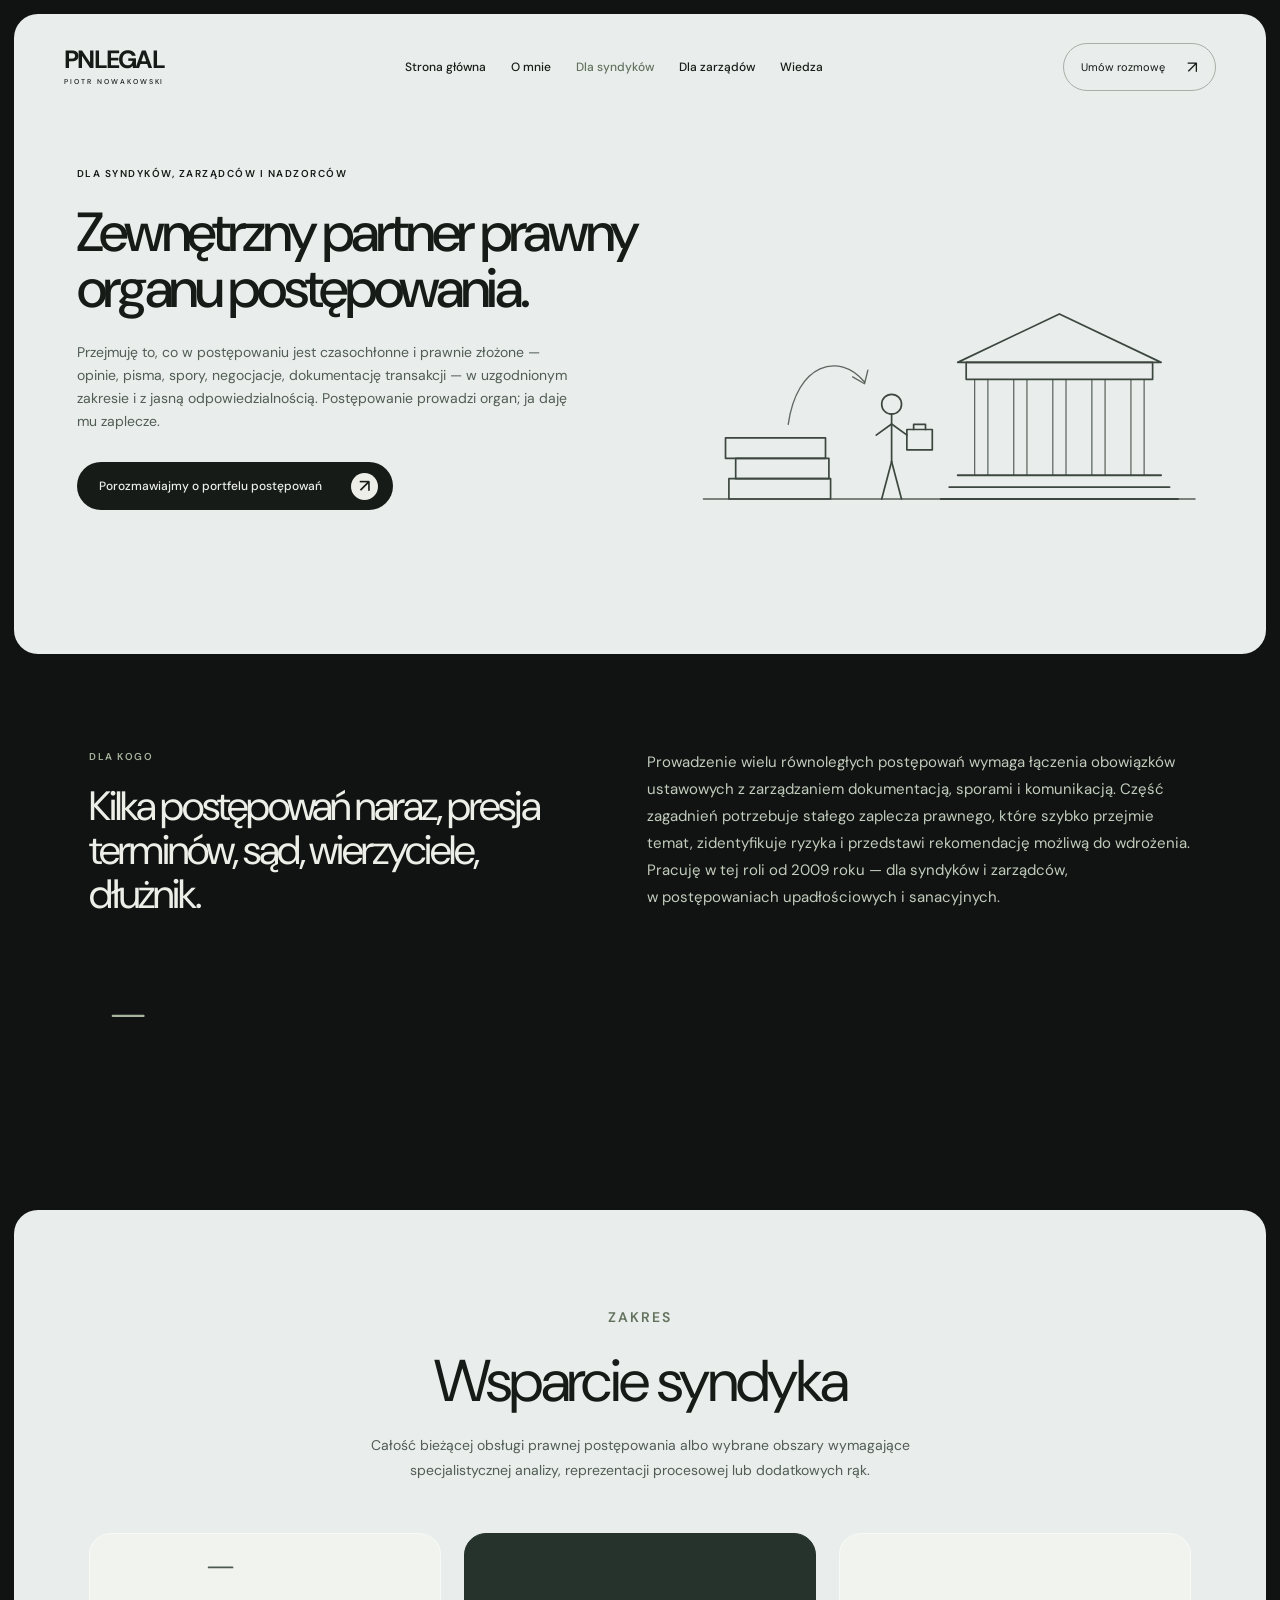
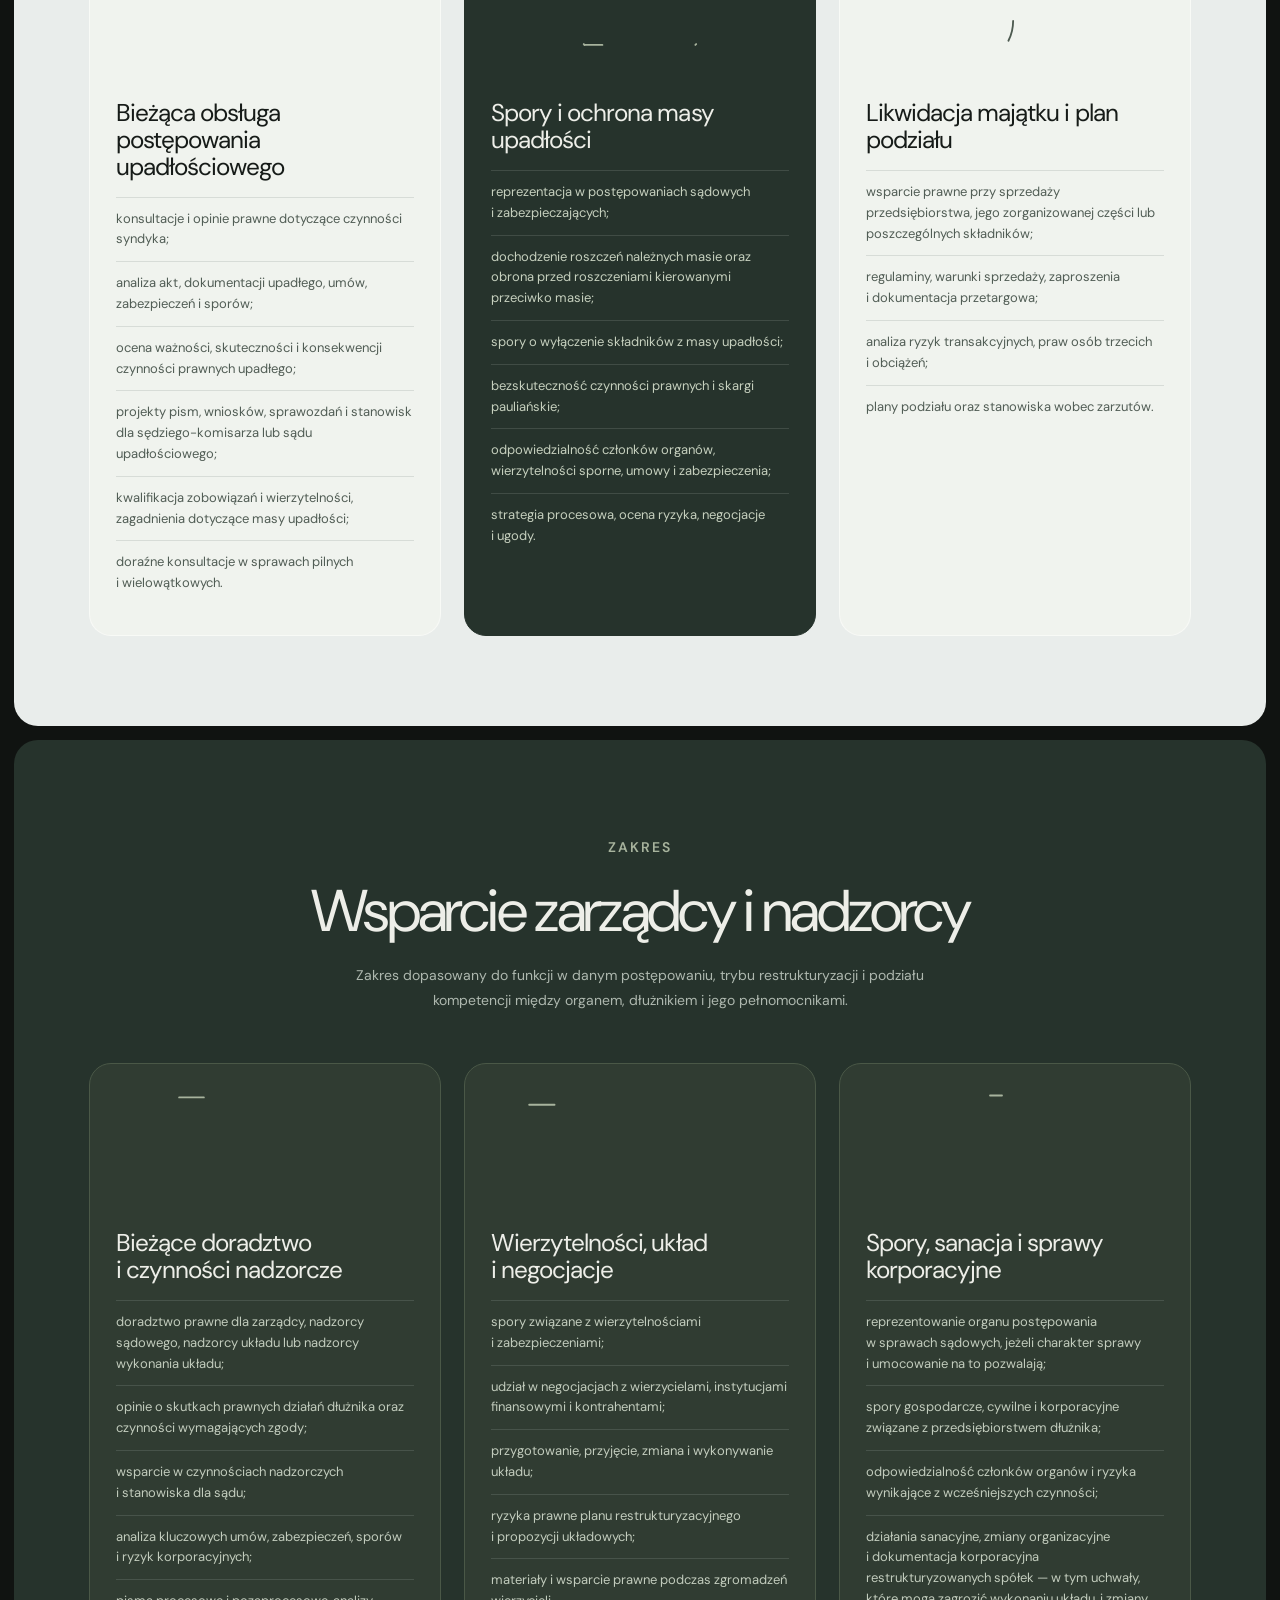
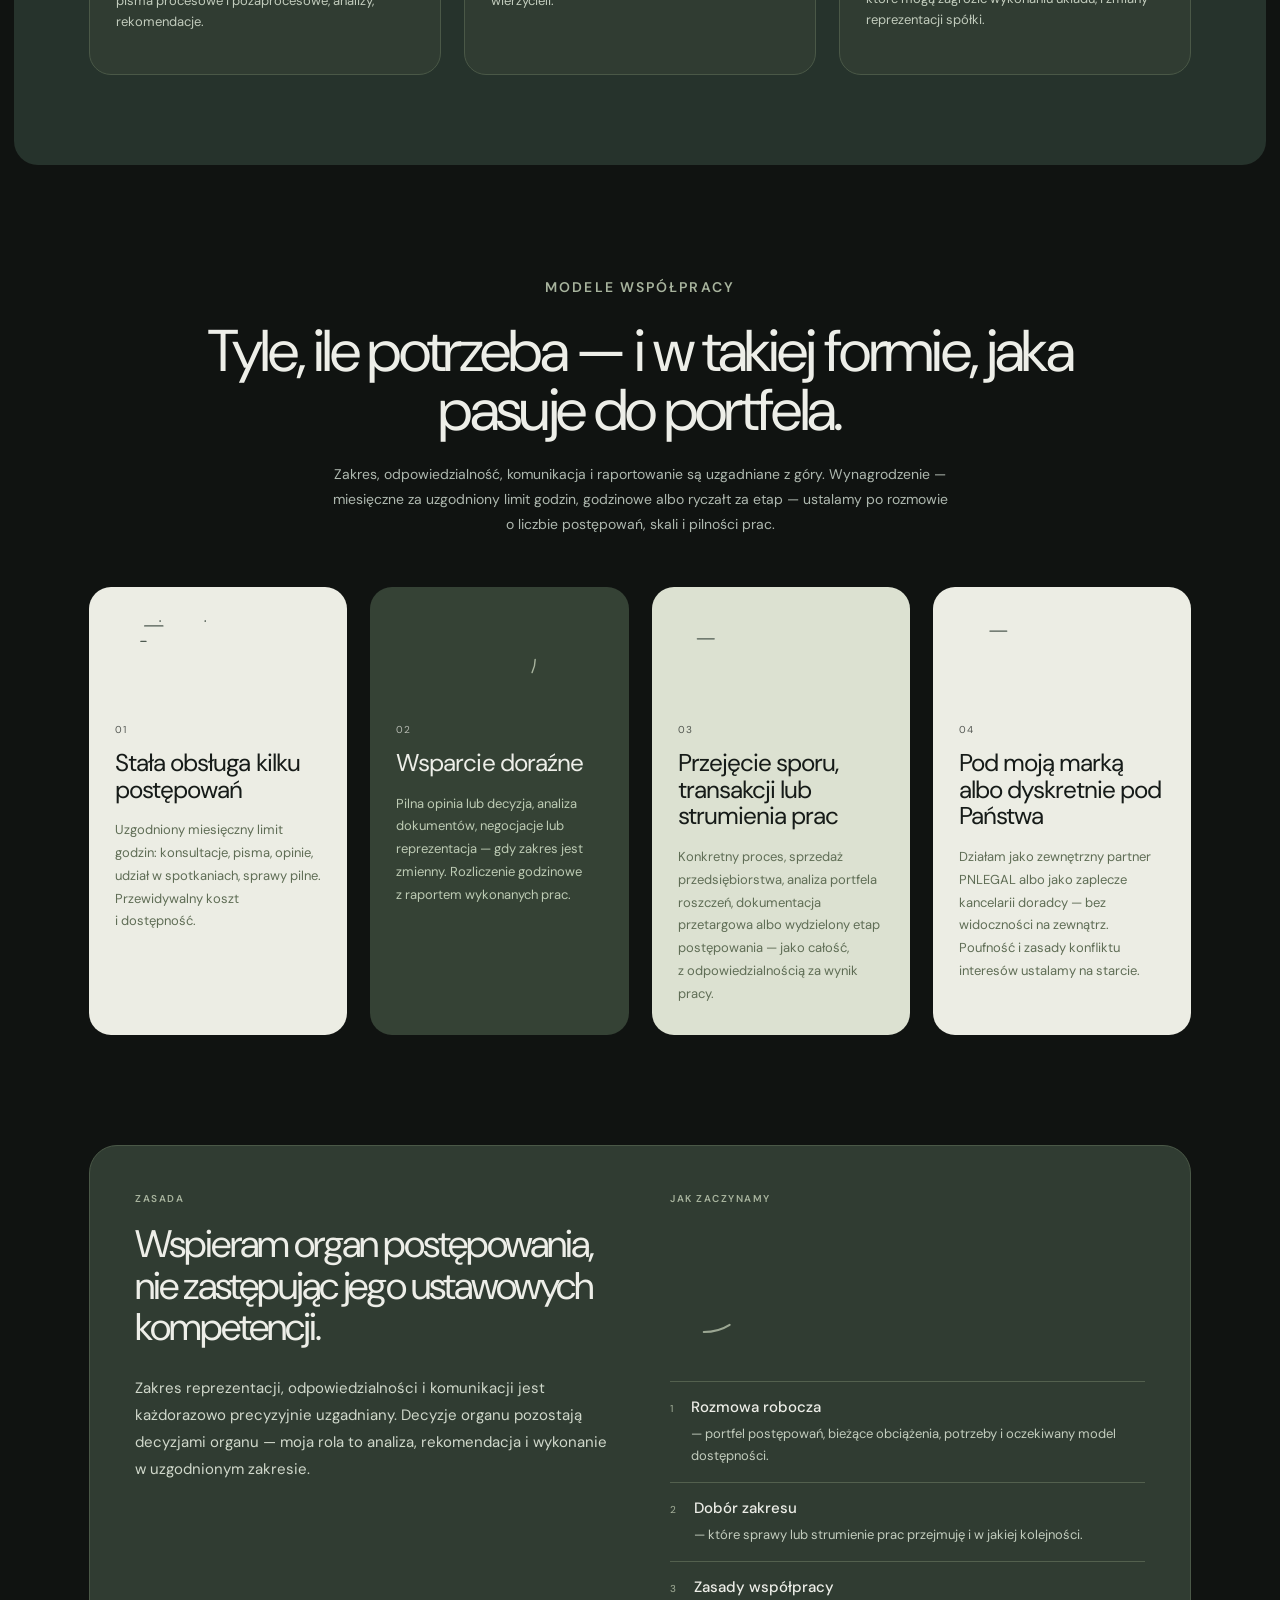
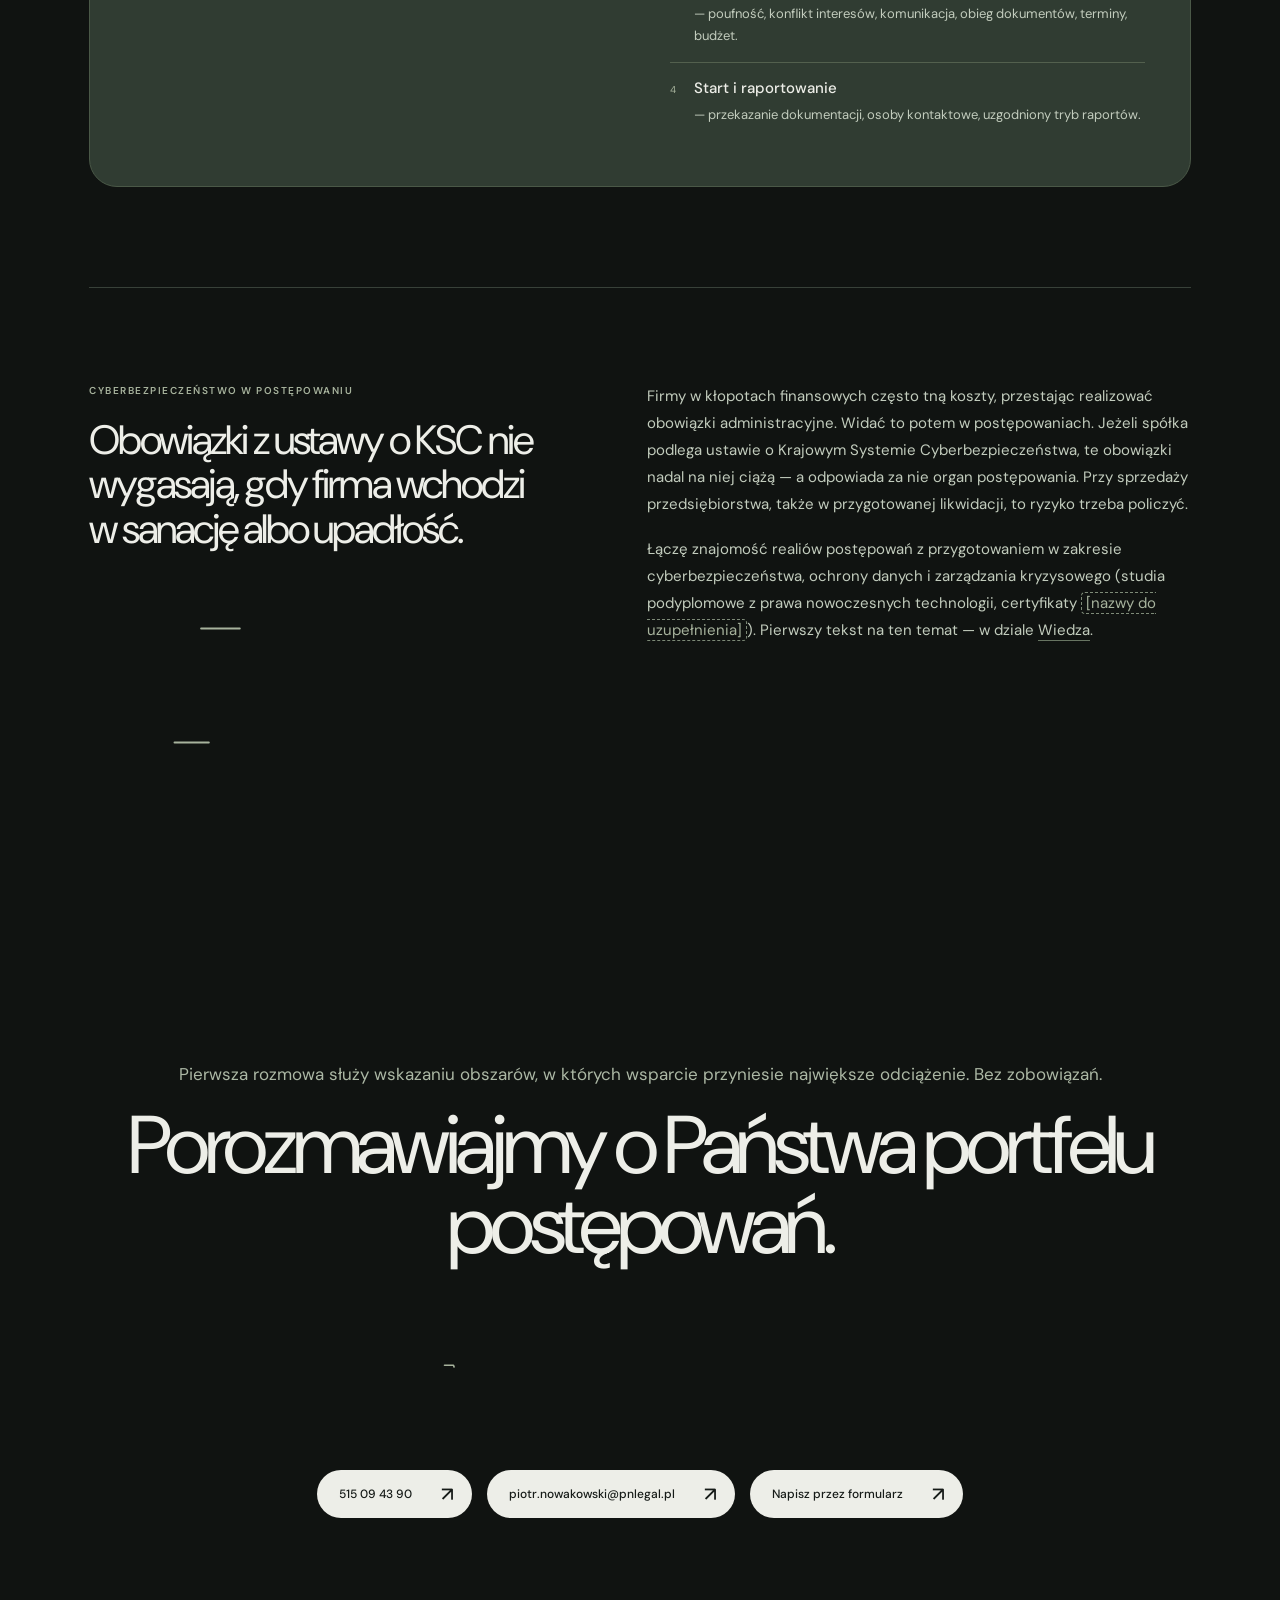
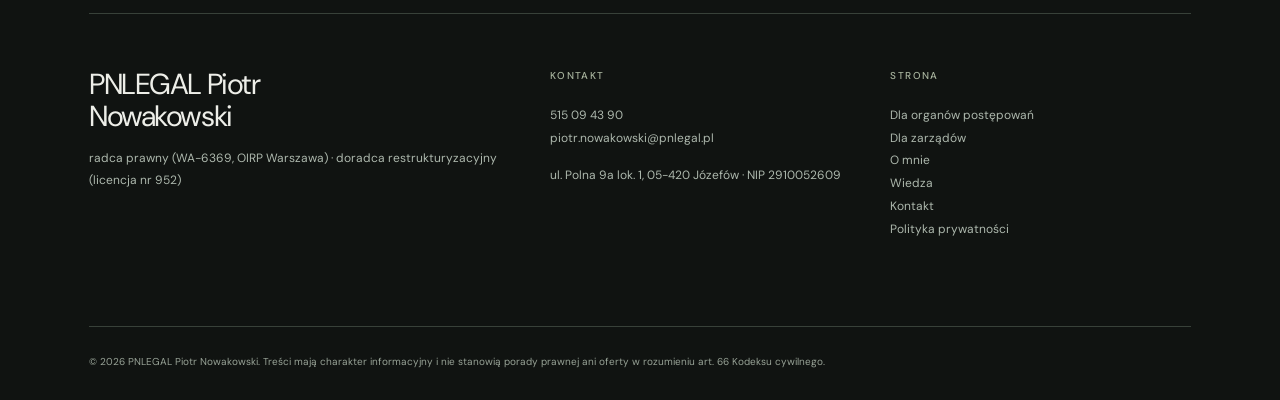
<file: organy.html>
<!DOCTYPE html>
<html lang="pl">
<head>
<meta charset="utf-8">
<meta name="viewport" content="width=device-width, initial-scale=1">
<meta name="theme-color" content="#e9edeb">
<title>Dla syndyków, zarządców i nadzorców — Piotr Nowakowski</title>
<meta name="description" content="Zewnętrzny partner prawny organu postępowania: opinie, pisma, spory, negocjacje, dokumentacja transakcji.">
<meta name="robots" content="noindex, nofollow">
<link rel="preconnect" href="https://fonts.googleapis.com">
<link rel="preconnect" href="https://fonts.gstatic.com" crossorigin>
<link href="https://fonts.googleapis.com/css2?family=DM+Sans:wght@400;500;600;700&display=swap" rel="stylesheet">
<script>if(!matchMedia('(prefers-reduced-motion: reduce)').matches)document.documentElement.classList.add('anim')</script>
<link rel="stylesheet" href="./nowy.css?v=20">
</head>
<body>
<a class="skip-link" href="#tresc">Przejdź do treści</a>
<div class="page-shell">
<header class="sub-hero">
<nav class="nav" aria-label="Nawigacja główna">
<a class="brand" href="index.html" aria-label="PNLEGAL, strona główna">PNLEGAL<span>PIOTR NOWAKOWSKI</span></a>
<div class="nav-links"><a href="index.html">Strona główna</a><a href="o-mnie.html">O mnie</a><a href="organy.html" aria-current="page">Dla syndyków</a><a href="zarzady.html">Dla zarządów</a><a href="wiedza.html">Wiedza</a></div>
<a class="nav-submit" href="kontakt.html">Umów rozmowę <span aria-hidden="true">↗</span></a>
<details class="mobile-nav"><summary aria-label="Otwórz menu"><span></span><span></span></summary><div class="dropdown-links"><a href="index.html">Strona główna</a><a href="o-mnie.html">O mnie</a><a href="organy.html">Dla syndyków</a><a href="zarzady.html">Dla zarządów</a><a href="wiedza.html">Wiedza</a><a href="kontakt.html">Kontakt</a><a href="tel:+48515094390">515 09 43 90</a></div></details>
</nav>
<div class="sub-hero-grid" id="tresc">
<div class="sub-hero-text"><p class="eyebrow">Dla syndyków, zarządców i nadzorców</p><h1>Zewnętrzny partner prawny organu postępowania.</h1><p class="sub-lead">Przejmuję to, co w postępowaniu jest czasochłonne i prawnie złożone — opinie, pisma, spory, negocjacje, dokumentację transakcji — w uzgodnionym zakresie i z jasną odpowiedzialnością. Postępowanie prowadzi organ; ja daję mu zaplecze.</p><div class="hero-actions"><a class="button button-dark" href="kontakt.html">Porozmawiajmy o portfelu postępowań <span aria-hidden="true">↗</span></a></div></div>
<div class="sub-hero-art"><svg class="hero-art draw" viewBox="0 0 600 420" fill="none" stroke="currentColor" stroke-linecap="round" stroke-linejoin="round" aria-hidden="true" focusable="false"><g data-s="0.0" data-e="0.314" stroke-width="1.8" stroke-opacity="0.85"><path d="M10 400H590"/></g><g data-s="0.114" data-e="0.428" stroke-width="2" stroke-opacity="1"><rect x="40" y="376" width="120" height="24"/><rect x="48" y="352" width="110" height="24"/><rect x="36" y="328" width="118" height="24"/></g><g data-s="0.229" data-e="0.543" stroke-width="2.2" stroke-opacity="1"><path d="M290 400H570"/><path d="M300 386H560"/><path d="M310 372H550"/></g><g data-s="0.343" data-e="0.657" stroke-width="2" stroke-opacity="1"><path d="M320 258.8H540V238.8H320Z"/><path d="M310 238.8L430.0 181.60000000000002L550 238.8Z"/></g><g data-s="0.457" data-e="0.771" stroke-width="1.5" stroke-opacity="0.8"><path d="M330.0 372V258.8"/><path d="M345.6 372V258.8"/><path d="M376.1 372V258.8"/><path d="M391.70000000000005 372V258.8"/><path d="M422.2 372V258.8"/><path d="M437.8 372V258.8"/><path d="M468.3 372V258.8"/><path d="M483.90000000000003 372V258.8"/><path d="M514.4 372V258.8"/><path d="M530.0 372V258.8"/></g><g data-s="0.571" data-e="0.885" stroke-width="2" stroke-opacity="1"><circle cx="232" cy="288.2" r="11.700000000000001"/><path d="M232 299.9V355.8"/><path d="M232 355.8L220.3 400"/><path d="M232 355.8L243.7 400"/><path d="M213.8 324.6L232 311.6L250.2 324.6"/><rect x="250" y="318" width="30" height="24"/><path d="M258 318v-6h14v6"/></g><g data-s="0.686" data-e="1" stroke-width="1.6" stroke-opacity="0.8"><path d="M110 312C120 240 170 226 200 262"/><path d="M186 256L200 264L204 248"/></g></svg></div>
</div>
</header>
<section class="split"><div><p class="eyebrow">Dla kogo</p><h2>Kilka postępowań naraz, presja terminów, sąd, wierzyciele, dłużnik.</h2><svg class="split-art draw" viewBox="0 0 320 130" fill="none" stroke="currentColor" stroke-linecap="round" stroke-linejoin="round" aria-hidden="true" focusable="false"><g data-s="0.0" data-e="0.36" stroke-width="1.8" stroke-opacity="1"><path d="M20 58h30l8 8h58v56H20Z"/></g><g data-s="0.16" data-e="0.52" stroke-width="1.8" stroke-opacity="1"><path d="M38 44h30l8 8h58v56H38Z"/></g><g data-s="0.32" data-e="0.68" stroke-width="1.8" stroke-opacity="1"><path d="M56 30h30l8 8h58v56H56Z"/></g><g data-s="0.48" data-e="0.84" stroke-width="2" stroke-opacity="1"><circle cx="238" cy="66" r="42"/><path d="M238 66V36"/><path d="M238 66L258 78"/></g><g data-s="0.64" data-e="1" stroke-width="1" stroke-opacity="0.5"><path d="M280.0 66.0L273.0 66.0"/><path d="M274.4 87.0L268.3 83.5"/><path d="M259.0 102.4L255.5 96.3"/><path d="M238.0 108.0L238.0 101.0"/><path d="M217.0 102.4L220.5 96.3"/><path d="M201.6 87.0L207.7 83.5"/><path d="M196.0 66.0L203.0 66.0"/><path d="M201.6 45.0L207.7 48.5"/><path d="M217.0 29.6L220.5 35.7"/><path d="M238.0 24.0L238.0 31.0"/><path d="M259.0 29.6L255.5 35.7"/><path d="M274.4 45.0L268.3 48.5"/></g></svg></div><div class="split-body"><p>Prowadzenie wielu równoległych postępowań wymaga łączenia obowiązków ustawowych z zarządzaniem dokumentacją, sporami i komunikacją. Część zagadnień potrzebuje stałego zaplecza prawnego, które szybko przejmie temat, zidentyfikuje ryzyka i przedstawi rekomendację możliwą do wdrożenia. Pracuję w tej roli od 2009 roku — dla syndyków i zarządców, w postępowaniach upadłościowych i sanacyjnych.</p></div></section>
<section class="panel "><div class="sec-head"><p class="eyebrow">Zakres</p><h2>Wsparcie syndyka</h2><p>Całość bieżącej obsługi prawnej postępowania albo wybrane obszary wymagające specjalistycznej analizy, reprezentacji procesowej lub dodatkowych rąk.</p></div><div class="cards" style="--cols:3"><article class="card"><svg class="card-art draw" viewBox="0 0 320 130" fill="none" stroke="currentColor" stroke-linecap="round" stroke-linejoin="round" aria-hidden="true" focusable="false"><g data-s="0.0" data-e="0.467" stroke-width="2" stroke-opacity="1"><rect x="96" y="8" width="92" height="114" rx="3"/></g><g data-s="0.267" data-e="0.734" stroke-width="1" stroke-opacity="0.5"><path d="M108 24h50"/><path d="M108 38h64"/><path d="M108 52h50"/><path d="M108 66h64"/><path d="M108 80h50"/><path d="M108 94h64"/></g><g data-s="0.533" data-e="1.0" stroke-width="2" stroke-opacity="1"><path d="M204 116L262 52L278 66L220 130L198 132Z"/><path d="M254 60L270 74"/></g></svg><h3>Bieżąca obsługa postępowania upadłościowego</h3><ul class="card-list"><li>konsultacje i opinie prawne dotyczące czynności syndyka;</li><li>analiza akt, dokumentacji upadłego, umów, zabezpieczeń i sporów;</li><li>ocena ważności, skuteczności i konsekwencji czynności prawnych upadłego;</li><li>projekty pism, wniosków, sprawozdań i stanowisk dla sędziego-komisarza lub sądu upadłościowego;</li><li>kwalifikacja zobowiązań i wierzytelności, zagadnienia dotyczące masy upadłości;</li><li>doraźne konsultacje w sprawach pilnych i wielowątkowych.</li></ul></article><article class="card"><svg class="card-art draw" viewBox="0 0 320 130" fill="none" stroke="currentColor" stroke-linecap="round" stroke-linejoin="round" aria-hidden="true" focusable="false"><g data-s="0.0" data-e="0.467" stroke-width="2" stroke-opacity="1"><path d="M100 92H220V124H100Z"/><path d="M100 92L86 78"/><path d="M220 92L234 78"/></g><g data-s="0.267" data-e="0.734" stroke-width="2.2" stroke-opacity="1"><path d="M160 4L200.0 16.8V44.0C200.0 66.4 177.6 78.4 160 84C142.4 78.4 120.0 66.4 120.0 44.0V16.8Z"/></g><g data-s="0.533" data-e="1.0" stroke-width="1.8" stroke-opacity="1"><path d="M144 44l11 11 22 -24"/></g></svg><h3>Spory i ochrona masy upadłości</h3><ul class="card-list"><li>reprezentacja w postępowaniach sądowych i zabezpieczających;</li><li>dochodzenie roszczeń należnych masie oraz obrona przed roszczeniami kierowanymi przeciwko masie;</li><li>spory o wyłączenie składników z masy upadłości;</li><li>bezskuteczność czynności prawnych i skargi pauliańskie;</li><li>odpowiedzialność członków organów, wierzytelności sporne, umowy i zabezpieczenia;</li><li>strategia procesowa, ocena ryzyka, negocjacje i ugody.</li></ul></article><article class="card"><svg class="card-art draw" viewBox="0 0 320 130" fill="none" stroke="currentColor" stroke-linecap="round" stroke-linejoin="round" aria-hidden="true" focusable="false"><g data-s="0.0" data-e="0.4" stroke-width="2" stroke-opacity="1"><circle cx="110" cy="66" r="48"/></g><g data-s="0.2" data-e="0.6" stroke-width="1.6" stroke-opacity="0.9"><path d="M110 66V18"/><path d="M110 66L152 90"/><path d="M110 66L62 84"/></g><g data-s="0.4" data-e="0.8" stroke-width="2" stroke-opacity="1"><path d="M200 40H258L284 66L258 92H200Z"/></g><g data-s="0.6" data-e="1" stroke-width="1.6" stroke-opacity="0.9"><circle cx="214" cy="66" r="6"/></g></svg><h3>Likwidacja majątku i plan podziału</h3><ul class="card-list"><li>wsparcie prawne przy sprzedaży przedsiębiorstwa, jego zorganizowanej części lub poszczególnych składników;</li><li>regulaminy, warunki sprzedaży, zaproszenia i dokumentacja przetargowa;</li><li>analiza ryzyk transakcyjnych, praw osób trzecich i obciążeń;</li><li>plany podziału oraz stanowiska wobec zarzutów.</li></ul></article></div></section>
<section class="panel panel-dark "><div class="sec-head"><p class="eyebrow">Zakres</p><h2>Wsparcie zarządcy i nadzorcy</h2><p>Zakres dopasowany do funkcji w danym postępowaniu, trybu restrukturyzacji i podziału kompetencji między organem, dłużnikiem i jego pełnomocnikami.</p></div><div class="cards" style="--cols:3"><article class="card"><svg class="card-art draw" viewBox="0 0 320 130" fill="none" stroke="currentColor" stroke-linecap="round" stroke-linejoin="round" aria-hidden="true" focusable="false"><g data-s="0.0" data-e="0.467" stroke-width="2" stroke-opacity="1"><rect x="64" y="8" width="100" height="114" rx="3"/></g><g data-s="0.267" data-e="0.734" stroke-width="1" stroke-opacity="0.5"><path d="M76 24h55"/><path d="M76 38h70"/><path d="M76 52h55"/><path d="M76 66h70"/><path d="M76 80h55"/><path d="M76 94h70"/></g><g data-s="0.533" data-e="1.0" stroke-width="2.2" stroke-opacity="1"><circle cx="204" cy="64" r="34"/><path d="M228 88L266 126"/></g></svg><h3>Bieżące doradztwo i czynności nadzorcze</h3><ul class="card-list"><li>doradztwo prawne dla zarządcy, nadzorcy sądowego, nadzorcy układu lub nadzorcy wykonania układu;</li><li>opinie o skutkach prawnych działań dłużnika oraz czynności wymagających zgody;</li><li>wsparcie w czynnościach nadzorczych i stanowiska dla sądu;</li><li>analiza kluczowych umów, zabezpieczeń, sporów i ryzyk korporacyjnych;</li><li>pisma procesowe i pozaprocesowe, analizy, rekomendacje.</li></ul></article><article class="card"><svg class="card-art draw" viewBox="0 0 320 130" fill="none" stroke="currentColor" stroke-linecap="round" stroke-linejoin="round" aria-hidden="true" focusable="false"><g data-s="0.0" data-e="0.4" stroke-width="2" stroke-opacity="1"><path d="M40 16h100a10 10 0 0 1 10 10v40a10 10 0 0 1 -10 10h-70l-20 20v-20h-10a10 10 0 0 1 -10 -10v-40a10 10 0 0 1 10 -10z"/></g><g data-s="0.2" data-e="0.6" stroke-width="1" stroke-opacity="0.5"><path d="M46 36h80"/><path d="M46 52h60"/></g><g data-s="0.4" data-e="0.8" stroke-width="2" stroke-opacity="1"><path d="M180 46h100a10 10 0 0 1 10 10v40a10 10 0 0 1 -10 10h-10v20l-20 -20h-70a10 10 0 0 1 -10 -10v-40a10 10 0 0 1 10 -10z"/></g><g data-s="0.6" data-e="1" stroke-width="1" stroke-opacity="0.5"><path d="M186 66h80"/><path d="M186 82h56"/></g></svg><h3>Wierzytelności, układ i negocjacje</h3><ul class="card-list"><li>spory związane z wierzytelnościami i zabezpieczeniami;</li><li>udział w negocjacjach z wierzycielami, instytucjami finansowymi i kontrahentami;</li><li>przygotowanie, przyjęcie, zmiana i wykonywanie układu;</li><li>ryzyka prawne planu restrukturyzacyjnego i propozycji układowych;</li><li>materiały i wsparcie prawne podczas zgromadzeń wierzycieli.</li></ul></article><article class="card"><svg class="card-art draw" viewBox="0 0 320 130" fill="none" stroke="currentColor" stroke-linecap="round" stroke-linejoin="round" aria-hidden="true" focusable="false"><g data-s="0.0" data-e="0.4" stroke-width="2" stroke-opacity="1"><rect x="130" y="6" width="60" height="30" rx="3"/></g><g data-s="0.2" data-e="0.6" stroke-width="1.6" stroke-opacity="0.9"><path d="M160 36V54"/><path d="M70 54H250"/><path d="M70 54V70"/><path d="M160 54V70"/><path d="M250 54V70"/></g><g data-s="0.4" data-e="0.8" stroke-width="2" stroke-opacity="1"><rect x="40" y="70" width="60" height="30" rx="3"/><rect x="130" y="70" width="60" height="30" rx="3"/><rect x="220" y="70" width="60" height="30" rx="3"/></g><g data-s="0.6" data-e="1" stroke-width="1" stroke-opacity="0.5"><path d="M142 21h36"/><path d="M52 85h36"/><path d="M142 85h36"/><path d="M232 85h36"/></g></svg><h3>Spory, sanacja i sprawy korporacyjne</h3><ul class="card-list"><li>reprezentowanie organu postępowania w sprawach sądowych, jeżeli charakter sprawy i umocowanie na to pozwalają;</li><li>spory gospodarcze, cywilne i korporacyjne związane z przedsiębiorstwem dłużnika;</li><li>odpowiedzialność członków organów i ryzyka wynikające z wcześniejszych czynności;</li><li>działania sanacyjne, zmiany organizacyjne i dokumentacja korporacyjna restrukturyzowanych spółek — w tym uchwały, które mogą zagrozić wykonaniu układu, i zmiany reprezentacji spółki.</li></ul></article></div></section>
<section class="sec tiles"><div class="sec-head"><p class="eyebrow">Modele współpracy</p><h2>Tyle, ile potrzeba — i w takiej formie, jaka pasuje do portfela.</h2><p>Zakres, odpowiedzialność, komunikacja i raportowanie są uzgadniane z góry. Wynagrodzenie — miesięczne za uzgodniony limit godzin, godzinowe albo ryczałt za etap — ustalamy po rozmowie o liczbie postępowań, skali i pilności prac.</p></div><div class="cards" style="--cols:4"><article class="card"><svg class="card-art draw" viewBox="0 0 320 130" fill="none" stroke="currentColor" stroke-linecap="round" stroke-linejoin="round" aria-hidden="true" focusable="false"><g data-s="0.0" data-e="0.467" stroke-width="2" stroke-opacity="1"><rect x="40" y="20" width="130" height="100" rx="6"/><path d="M40 44H170"/><path d="M70 12V28"/><path d="M140 12V28"/></g><g data-s="0.267" data-e="0.734" stroke-width="1.2" stroke-opacity="0.6"><rect x="54" y="54" width="18" height="16" rx="2"/><rect x="82" y="54" width="18" height="16" rx="2"/><rect x="110" y="54" width="18" height="16" rx="2"/><rect x="138" y="54" width="18" height="16" rx="2"/><rect x="54" y="80" width="18" height="16" rx="2"/><rect x="82" y="80" width="18" height="16" rx="2"/><rect x="110" y="80" width="18" height="16" rx="2"/><rect x="138" y="80" width="18" height="16" rx="2"/></g><g data-s="0.533" data-e="1.0" stroke-width="2" stroke-opacity="1"><circle cx="240" cy="70" r="36"/><path d="M240 70V46"/><path d="M240 70L258 80"/></g></svg><span class="num">01</span><h3>Stała obsługa kilku postępowań</h3><p>Uzgodniony miesięczny limit godzin: konsultacje, pisma, opinie, udział w spotkaniach, sprawy pilne. Przewidywalny koszt i dostępność.</p></article><article class="card"><svg class="card-art draw" viewBox="0 0 320 130" fill="none" stroke="currentColor" stroke-linecap="round" stroke-linejoin="round" aria-hidden="true" focusable="false"><g data-s="0.0" data-e="0.4" stroke-width="2.2" stroke-opacity="1"><circle cx="170" cy="72" r="46"/></g><g data-s="0.2" data-e="0.6" stroke-width="2" stroke-opacity="1"><path d="M160 18H180"/><path d="M170 18V26"/><path d="M206 36L216 26"/></g><g data-s="0.4" data-e="0.8" stroke-width="2" stroke-opacity="1"><path d="M170 72V44"/><path d="M170 72L190 60"/></g><g data-s="0.6" data-e="1" stroke-width="1.4" stroke-opacity="0.6"><path d="M60 60H100"/><path d="M72 76H106"/><path d="M84 92H110"/></g></svg><span class="num">02</span><h3>Wsparcie doraźne</h3><p>Pilna opinia lub decyzja, analiza dokumentów, negocjacje lub reprezentacja — gdy zakres jest zmienny. Rozliczenie godzinowe z raportem wykonanych prac.</p></article><article class="card"><svg class="card-art draw" viewBox="0 0 320 130" fill="none" stroke="currentColor" stroke-linecap="round" stroke-linejoin="round" aria-hidden="true" focusable="false"><g data-s="0.0" data-e="0.467" stroke-width="2" stroke-opacity="1"><path d="M30 40h40l10 10h80v70H30Z"/></g><g data-s="0.267" data-e="0.734" stroke-width="2" stroke-opacity="1"><path d="M180 85H246"/><path d="M232 71L246 85L232 99"/></g><g data-s="0.533" data-e="1.0" stroke-width="2" stroke-opacity="1"><circle cx="282" cy="44.599999999999994" r="8.1"/><path d="M282 52.699999999999996V91.4"/><path d="M282 91.4L273.9 122"/><path d="M282 91.4L290.1 122"/><path d="M269.4 69.8L282 60.8L294.6 69.8"/></g></svg><span class="num">03</span><h3>Przejęcie sporu, transakcji lub strumienia prac</h3><p>Konkretny proces, sprzedaż przedsiębiorstwa, analiza portfela roszczeń, dokumentacja przetargowa albo wydzielony etap postępowania — jako całość, z odpowiedzialnością za wynik pracy.</p></article><article class="card"><svg class="card-art draw" viewBox="0 0 320 130" fill="none" stroke="currentColor" stroke-linecap="round" stroke-linejoin="round" aria-hidden="true" focusable="false"><g data-s="0.0" data-e="0.4" stroke-width="2" stroke-opacity="1"><rect x="40" y="28" width="110" height="74" rx="8"/></g><g data-s="0.2" data-e="0.6" stroke-width="1.2" stroke-opacity="0.6"><path d="M56 50h50"/><path d="M56 66h70"/><path d="M56 82h40"/></g><g data-s="0.4" data-e="0.8" stroke-width="1.4" stroke-opacity="0.8"><path d="M180 28h6"/><path d="M180 102h6"/><path d="M192 28h6"/><path d="M192 102h6"/><path d="M204 28h6"/><path d="M204 102h6"/><path d="M216 28h6"/><path d="M216 102h6"/><path d="M228 28h6"/><path d="M228 102h6"/><path d="M240 28h6"/><path d="M240 102h6"/><path d="M252 28h6"/><path d="M252 102h6"/><path d="M264 28h6"/><path d="M264 102h6"/><path d="M276 28h6"/><path d="M276 102h6"/><path d="M288 28h2"/><path d="M288 102h2"/><path d="M180 28v6"/><path d="M290 28v6"/><path d="M180 40v6"/><path d="M290 40v6"/><path d="M180 52v6"/><path d="M290 52v6"/><path d="M180 64v6"/><path d="M290 64v6"/><path d="M180 76v6"/><path d="M290 76v6"/><path d="M180 88v6"/><path d="M290 88v6"/><path d="M180 100v2"/><path d="M290 100v2"/></g><g data-s="0.6" data-e="1" stroke-width="1" stroke-opacity="0.4"><path d="M196 50h50"/><path d="M196 66h70"/><path d="M196 82h40"/></g></svg><span class="num">04</span><h3>Pod moją marką albo dyskretnie pod Państwa</h3><p>Działam jako zewnętrzny partner PNLEGAL albo jako zaplecze kancelarii doradcy — bez widoczności na zewnątrz. Poufność i zasady konfliktu interesów ustalamy na starcie.</p></article></div></section>
<section class="duo"><div class="duo-panel"><div><p class="eyebrow">Zasada</p><h2>Wspieram organ postępowania, nie zastępując jego ustawowych kompetencji.</h2><p class="duo-p">Zakres reprezentacji, odpowiedzialności i komunikacji jest każdorazowo precyzyjnie uzgadniany. Decyzje organu pozostają decyzjami organu — moja rola to analiza, rekomendacja i wykonanie w uzgodnionym zakresie.</p></div><div><p class="eyebrow">Jak zaczynamy</p><svg class="wide-art draw" viewBox="0 0 320 130" fill="none" stroke="currentColor" stroke-linecap="round" stroke-linejoin="round" aria-hidden="true" focusable="false"><g data-s="0.0" data-e="0.36" stroke-width="1.8" stroke-opacity="0.9"><path d="M30 96C70 96 70 52 110 52S160 88 200 88S250 40 290 40"/></g><g data-s="0.16" data-e="0.52" stroke-width="2" stroke-opacity="1"><circle cx="30" cy="96" r="11"/></g><g data-s="0.32" data-e="0.68" stroke-width="2" stroke-opacity="1"><circle cx="110" cy="52" r="11"/></g><g data-s="0.48" data-e="0.84" stroke-width="2" stroke-opacity="1"><circle cx="200" cy="88" r="11"/></g><g data-s="0.64" data-e="1" stroke-width="2" stroke-opacity="1"><circle cx="290" cy="40" r="11"/></g><g data-f="0.7 0.95" fill="currentColor" stroke="none" font-size="12" font-family="DM Sans, Arial, sans-serif" text-anchor="middle"><text x="30" y="100">1</text><text x="110" y="56">2</text><text x="200" y="92">3</text><text x="290" y="44">4</text></g></svg><ol class="process-list"><li><span>1</span><div><h4>Rozmowa robocza</h4><p>— portfel postępowań, bieżące obciążenia, potrzeby i oczekiwany model dostępności.</p></div></li><li><span>2</span><div><h4>Dobór zakresu</h4><p>— które sprawy lub strumienie prac przejmuję i w jakiej kolejności.</p></div></li><li><span>3</span><div><h4>Zasady współpracy</h4><p>— poufność, konflikt interesów, komunikacja, obieg dokumentów, terminy, budżet.</p></div></li><li><span>4</span><div><h4>Start i raportowanie</h4><p>— przekazanie dokumentacji, osoby kontaktowe, uzgodniony tryb raportów.</p></div></li></ol></div></div></section>
<section class="split"><div><p class="eyebrow">Cyberbezpieczeństwo w postępowaniu</p><h2>Obowiązki z ustawy o KSC nie wygasają, gdy firma wchodzi w sanację albo upadłość.</h2><svg class="split-art draw" viewBox="0 0 400 260" fill="none" stroke="currentColor" stroke-linecap="round" stroke-linejoin="round" aria-hidden="true" focusable="false"><g data-s="0.0" data-e="0.4" stroke-width="2" stroke-opacity="1"><rect x="110" y="50" width="180" height="120" rx="8"/><path d="M90 170H310L326 188H74Z"/></g><g data-s="0.2" data-e="0.6" stroke-width="2" stroke-opacity="1"><rect x="176" y="104" width="48" height="38" rx="4"/><path d="M186 104V92a14 14 0 0 1 28 0V104"/></g><g data-s="0.4" data-e="0.8" stroke-width="1.4" stroke-opacity="0.8"><circle cx="200" cy="120" r="4"/><path d="M200 124V132"/></g><g data-s="0.6" data-e="1" stroke-width="1.2" stroke-opacity="0.55"><path d="M110 80H66V52"/><circle cx="66" cy="48" r="4"/><path d="M290 140H334V176"/><circle cx="334" cy="180" r="4"/><path d="M110 140H80V160"/><circle cx="80" cy="164" r="4"/></g></svg></div><div class="split-body"><p>Firmy w kłopotach finansowych często tną koszty, przestając realizować obowiązki administracyjne. Widać to potem w postępowaniach. Jeżeli spółka podlega ustawie o Krajowym Systemie Cyberbezpieczeństwa, te obowiązki nadal na niej ciążą — a odpowiada za nie organ postępowania. Przy sprzedaży przedsiębiorstwa, także w przygotowanej likwidacji, to ryzyko trzeba policzyć.</p><p>Łączę znajomość realiów postępowań z przygotowaniem w zakresie cyberbezpieczeństwa, ochrony danych i zarządzania kryzysowego (studia podyplomowe z prawa nowoczesnych technologii, certyfikaty <span class="ph" title="do uzupełnienia">[nazwy do uzupełnienia]</span>). Pierwszy tekst na ten temat — w dziale <a href="wiedza.html">Wiedza</a>.</p></div></section>
<section class="conversation" aria-label="Kontakt">
<p>Pierwsza rozmowa służy wskazaniu obszarów, w których wsparcie przyniesie największe odciążenie. Bez zobowiązań.</p><h2>Porozmawiajmy o Państwa portfelu postępowań.</h2><svg class="call-art draw" viewBox="0 0 600 110" fill="none" stroke="currentColor" stroke-linecap="round" stroke-linejoin="round" aria-hidden="true" focusable="false"><g data-s="0.0" data-e="0.36" stroke-width="1.6" stroke-opacity="1"><path d="M16 8h9l5 13-7 5c3 7 8 12 15 15l5-7 13 5v9c0 4-3 7-7 7C27 54 10 37 9 15c0-4 3-7 7-7Z" transform="translate(56 20) scale(1.15)"/></g><g data-s="0.16" data-e="0.52" stroke-width="1" stroke-opacity="0.45"><path d="M150 56h8"/><path d="M166 56h8"/><path d="M182 56h8"/><path d="M198 56h8"/><path d="M214 56h8"/><path d="M230 56h8"/></g><g data-s="0.32" data-e="0.68" stroke-width="1.6" stroke-opacity="1"><rect x="252" y="26" width="96" height="62" rx="6"/><path d="M256 32L300 64L344 32"/></g><g data-s="0.48" data-e="0.84" stroke-width="1" stroke-opacity="0.45"><path d="M364 56h8"/><path d="M380 56h8"/><path d="M396 56h8"/><path d="M412 56h8"/><path d="M428 56h8"/><path d="M444 56h8"/></g><g data-s="0.64" data-e="1" stroke-width="1.6" stroke-opacity="1"><rect x="470" y="14" width="68" height="86" rx="4"/><path d="M482 34h44"/><path d="M482 50h36"/><rect x="482" y="66" width="12" height="12"/><path d="M484 72l3 3 5 -6"/><path d="M500 72h24"/></g></svg>
<div class="calls"><a class="pill" href="tel:+48515094390">515 09 43 90 <span aria-hidden="true">↗</span></a><a class="pill" href="mailto:piotr.nowakowski@pnlegal.pl">piotr.nowakowski@pnlegal.pl <span aria-hidden="true">↗</span></a><a class="pill" href="kontakt.html">Napisz przez formularz <span aria-hidden="true">↗</span></a></div>
</section>
<section class="contact-details" aria-label="Dane kancelarii">
<div class="contact-column"><p class="lead">PNLEGAL Piotr Nowakowski</p><p style="margin-top:14px">radca prawny (WA-6369, OIRP Warszawa) · doradca restrukturyzacyjny (licencja nr 952)</p></div>
<div class="contact-column"><h3>Kontakt</h3><p><a href="tel:+48515094390">515 09 43 90</a><br><a href="mailto:piotr.nowakowski@pnlegal.pl">piotr.nowakowski@pnlegal.pl</a></p><p>ul. Polna 9a lok. 1, 05-420 Józefów · NIP 2910052609</p></div>
<div class="contact-column"><h3>Strona</h3><ul><li><a href="organy.html">Dla organów postępowań</a></li><li><a href="zarzady.html">Dla zarządów</a></li><li><a href="o-mnie.html">O mnie</a></li><li><a href="wiedza.html">Wiedza</a></li><li><a href="kontakt.html">Kontakt</a></li><li><a href="polityka-prywatnosci.html">Polityka prywatności</a></li></ul></div>
</section>
<footer><span>© 2026 PNLEGAL Piotr Nowakowski. Treści mają charakter informacyjny i nie stanowią porady prawnej ani oferty w rozumieniu art. 66 Kodeksu cywilnego.</span></footer>
</div>
<script src="./nowy.js?v=20"></script>
</body>
</html>
</file>
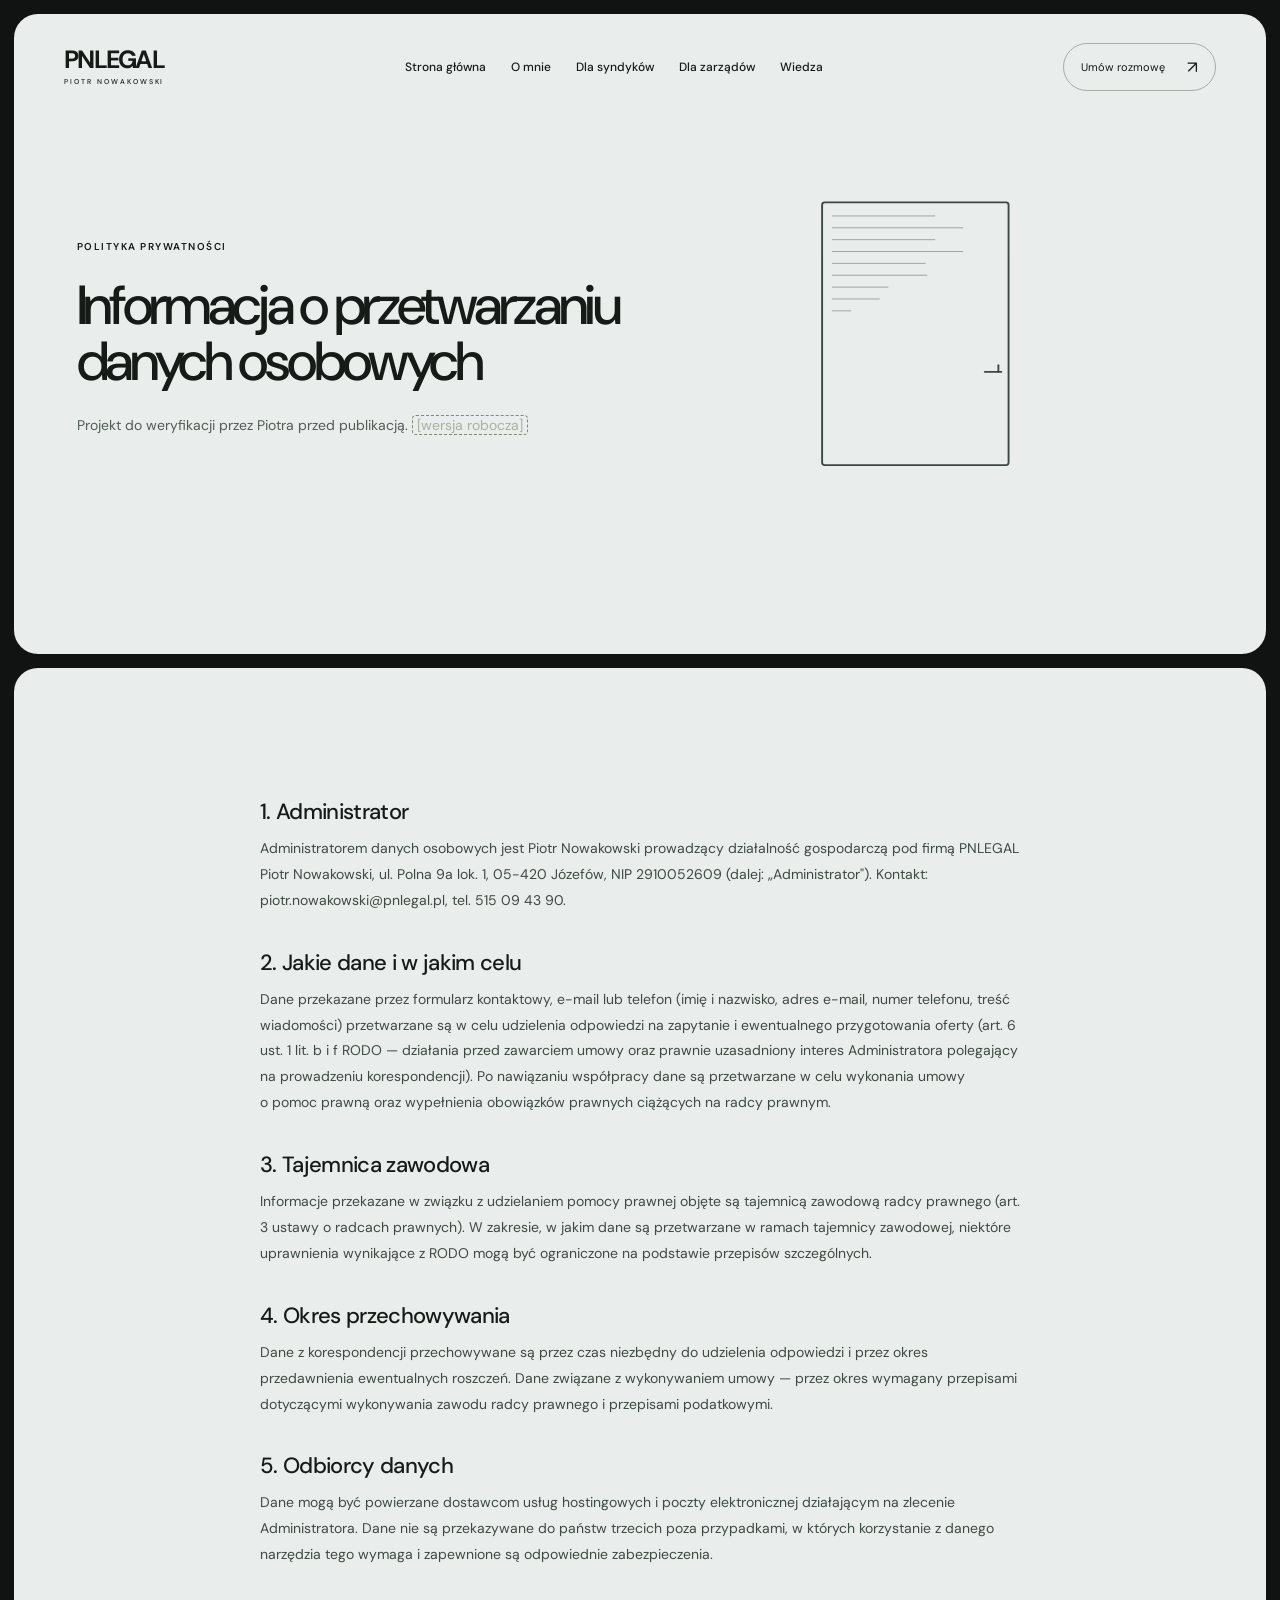
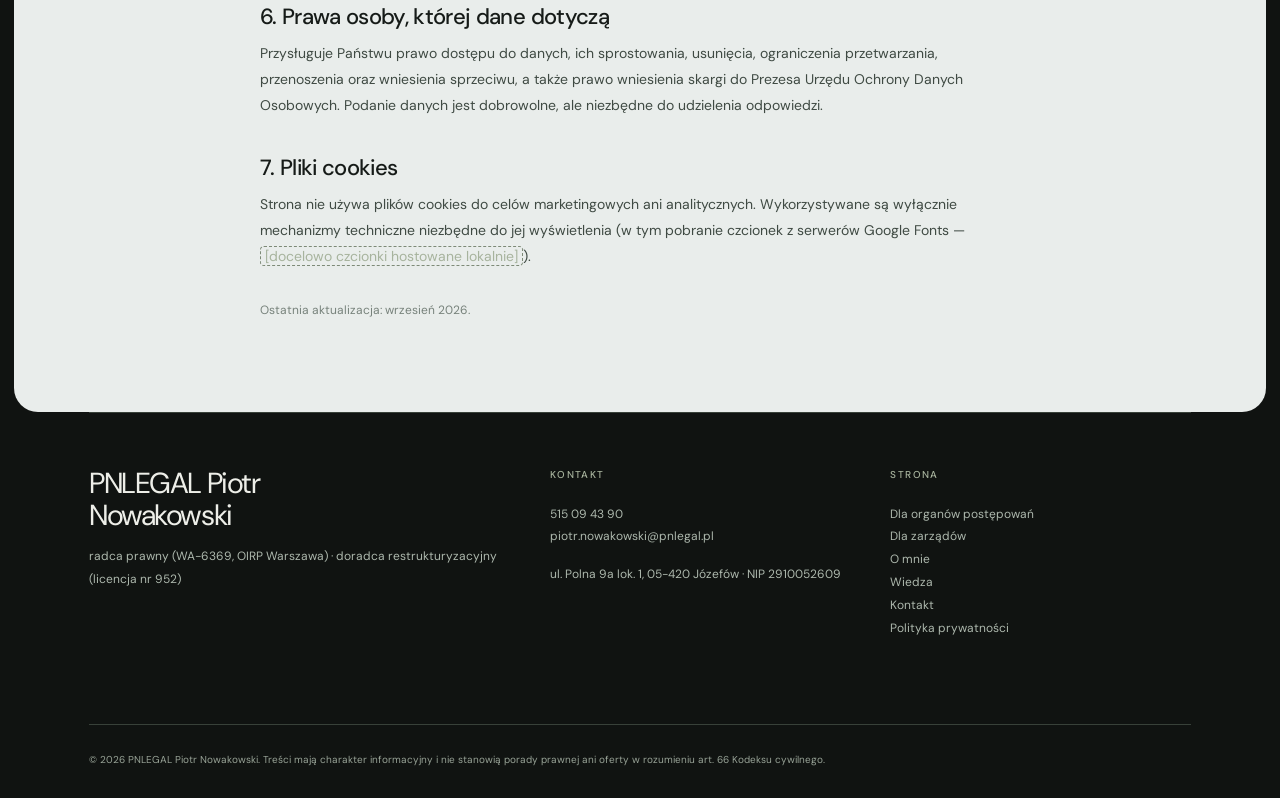
<file: polityka-prywatnosci.html>
<!DOCTYPE html>
<html lang="pl">
<head>
<meta charset="utf-8">
<meta name="viewport" content="width=device-width, initial-scale=1">
<meta name="theme-color" content="#e9edeb">
<title>Polityka prywatności — PNLEGAL Piotr Nowakowski</title>
<meta name="description" content="Informacja o przetwarzaniu danych osobowych.">
<meta name="robots" content="noindex, nofollow">
<link rel="preconnect" href="https://fonts.googleapis.com">
<link rel="preconnect" href="https://fonts.gstatic.com" crossorigin>
<link href="https://fonts.googleapis.com/css2?family=DM+Sans:wght@400;500;600;700&display=swap" rel="stylesheet">
<script>if(!matchMedia('(prefers-reduced-motion: reduce)').matches)document.documentElement.classList.add('anim')</script>
<link rel="stylesheet" href="./nowy.css?v=20">
</head>
<body>
<a class="skip-link" href="#tresc">Przejdź do treści</a>
<div class="page-shell">
<header class="sub-hero">
<nav class="nav" aria-label="Nawigacja główna">
<a class="brand" href="index.html" aria-label="PNLEGAL, strona główna">PNLEGAL<span>PIOTR NOWAKOWSKI</span></a>
<div class="nav-links"><a href="index.html">Strona główna</a><a href="o-mnie.html">O mnie</a><a href="organy.html">Dla syndyków</a><a href="zarzady.html">Dla zarządów</a><a href="wiedza.html">Wiedza</a></div>
<a class="nav-submit" href="kontakt.html">Umów rozmowę <span aria-hidden="true">↗</span></a>
<details class="mobile-nav"><summary aria-label="Otwórz menu"><span></span><span></span></summary><div class="dropdown-links"><a href="index.html">Strona główna</a><a href="o-mnie.html">O mnie</a><a href="organy.html">Dla syndyków</a><a href="zarzady.html">Dla zarządów</a><a href="wiedza.html">Wiedza</a><a href="kontakt.html">Kontakt</a><a href="tel:+48515094390">515 09 43 90</a></div></details>
</nav>
<div class="sub-hero-grid" id="tresc">
<div class="sub-hero-text"><p class="eyebrow">Polityka prywatności</p><h1>Informacja o przetwarzaniu danych osobowych</h1><p class="sub-lead">Projekt do weryfikacji przez Piotra przed publikacją. <span class="ph" title="do weryfikacji">[wersja robocza]</span></p></div>
<div class="sub-hero-art"><svg class="hero-art draw" viewBox="0 0 600 420" fill="none" stroke="currentColor" stroke-linecap="round" stroke-linejoin="round" aria-hidden="true" focusable="false"><g data-s="0.0" data-e="0.4" stroke-width="2.2" stroke-opacity="1"><rect x="150" y="50" width="220" height="310" rx="3"/></g><g data-s="0.2" data-e="0.6" stroke-width="1" stroke-opacity="0.5"><path d="M162 66h121"/><path d="M162 80h154"/><path d="M162 94h121"/><path d="M162 108h154"/><path d="M162 122h121"/><path d="M162 136h154"/><path d="M162 150h121"/><path d="M162 164h154"/><path d="M162 178h121"/><path d="M162 192h154"/><path d="M162 206h121"/><path d="M162 220h154"/></g><g data-s="0.4" data-e="0.8" stroke-width="2.2" stroke-opacity="1"><rect x="330" y="250" width="130" height="100" rx="12"/><path d="M358 250V220a37 37 0 0 1 74 0V250"/></g><g data-s="0.6" data-e="1" stroke-width="1.8" stroke-opacity="1"><circle cx="395" cy="292" r="9"/><path d="M395 301V320"/></g></svg></div>
</div>
</header>
<section class="panel "><div class="prose"><h3>1. Administrator</h3><p>Administratorem danych osobowych jest Piotr Nowakowski prowadzący działalność gospodarczą pod firmą PNLEGAL Piotr Nowakowski, ul. Polna 9a lok. 1, 05-420 Józefów, NIP 2910052609 (dalej: „Administrator"). Kontakt: piotr.nowakowski@pnlegal.pl, tel. 515 09 43 90.</p><h3>2. Jakie dane i w jakim celu</h3><p>Dane przekazane przez formularz kontaktowy, e-mail lub telefon (imię i nazwisko, adres e-mail, numer telefonu, treść wiadomości) przetwarzane są w celu udzielenia odpowiedzi na zapytanie i ewentualnego przygotowania oferty (art. 6 ust. 1 lit. b i f RODO — działania przed zawarciem umowy oraz prawnie uzasadniony interes Administratora polegający na prowadzeniu korespondencji). Po nawiązaniu współpracy dane są przetwarzane w celu wykonania umowy o pomoc prawną oraz wypełnienia obowiązków prawnych ciążących na radcy prawnym.</p><h3>3. Tajemnica zawodowa</h3><p>Informacje przekazane w związku z udzielaniem pomocy prawnej objęte są tajemnicą zawodową radcy prawnego (art. 3 ustawy o radcach prawnych). W zakresie, w jakim dane są przetwarzane w ramach tajemnicy zawodowej, niektóre uprawnienia wynikające z RODO mogą być ograniczone na podstawie przepisów szczególnych.</p><h3>4. Okres przechowywania</h3><p>Dane z korespondencji przechowywane są przez czas niezbędny do udzielenia odpowiedzi i przez okres przedawnienia ewentualnych roszczeń. Dane związane z wykonywaniem umowy — przez okres wymagany przepisami dotyczącymi wykonywania zawodu radcy prawnego i przepisami podatkowymi.</p><h3>5. Odbiorcy danych</h3><p>Dane mogą być powierzane dostawcom usług hostingowych i poczty elektronicznej działającym na zlecenie Administratora. Dane nie są przekazywane do państw trzecich poza przypadkami, w których korzystanie z danego narzędzia tego wymaga i zapewnione są odpowiednie zabezpieczenia.</p><h3>6. Prawa osoby, której dane dotyczą</h3><p>Przysługuje Państwu prawo dostępu do danych, ich sprostowania, usunięcia, ograniczenia przetwarzania, przenoszenia oraz wniesienia sprzeciwu, a także prawo wniesienia skargi do Prezesa Urzędu Ochrony Danych Osobowych. Podanie danych jest dobrowolne, ale niezbędne do udzielenia odpowiedzi.</p><h3>7. Pliki cookies</h3><p>Strona nie używa plików cookies do celów marketingowych ani analitycznych. Wykorzystywane są wyłącznie mechanizmy techniczne niezbędne do jej wyświetlenia (w tym pobranie czcionek z serwerów Google Fonts — <span class="ph" title="do decyzji przy wdrożeniu">[docelowo czcionki hostowane lokalnie]</span>).</p><p class="small">Ostatnia aktualizacja: wrzesień 2026.</p></div></section>
<section class="contact-details" aria-label="Dane kancelarii">
<div class="contact-column"><p class="lead">PNLEGAL Piotr Nowakowski</p><p style="margin-top:14px">radca prawny (WA-6369, OIRP Warszawa) · doradca restrukturyzacyjny (licencja nr 952)</p></div>
<div class="contact-column"><h3>Kontakt</h3><p><a href="tel:+48515094390">515 09 43 90</a><br><a href="mailto:piotr.nowakowski@pnlegal.pl">piotr.nowakowski@pnlegal.pl</a></p><p>ul. Polna 9a lok. 1, 05-420 Józefów · NIP 2910052609</p></div>
<div class="contact-column"><h3>Strona</h3><ul><li><a href="organy.html">Dla organów postępowań</a></li><li><a href="zarzady.html">Dla zarządów</a></li><li><a href="o-mnie.html">O mnie</a></li><li><a href="wiedza.html">Wiedza</a></li><li><a href="kontakt.html">Kontakt</a></li><li><a href="polityka-prywatnosci.html">Polityka prywatności</a></li></ul></div>
</section>
<footer><span>© 2026 PNLEGAL Piotr Nowakowski. Treści mają charakter informacyjny i nie stanowią porady prawnej ani oferty w rozumieniu art. 66 Kodeksu cywilnego.</span></footer>
</div>
<script src="./nowy.js?v=20"></script>
</body>
</html>
</file>
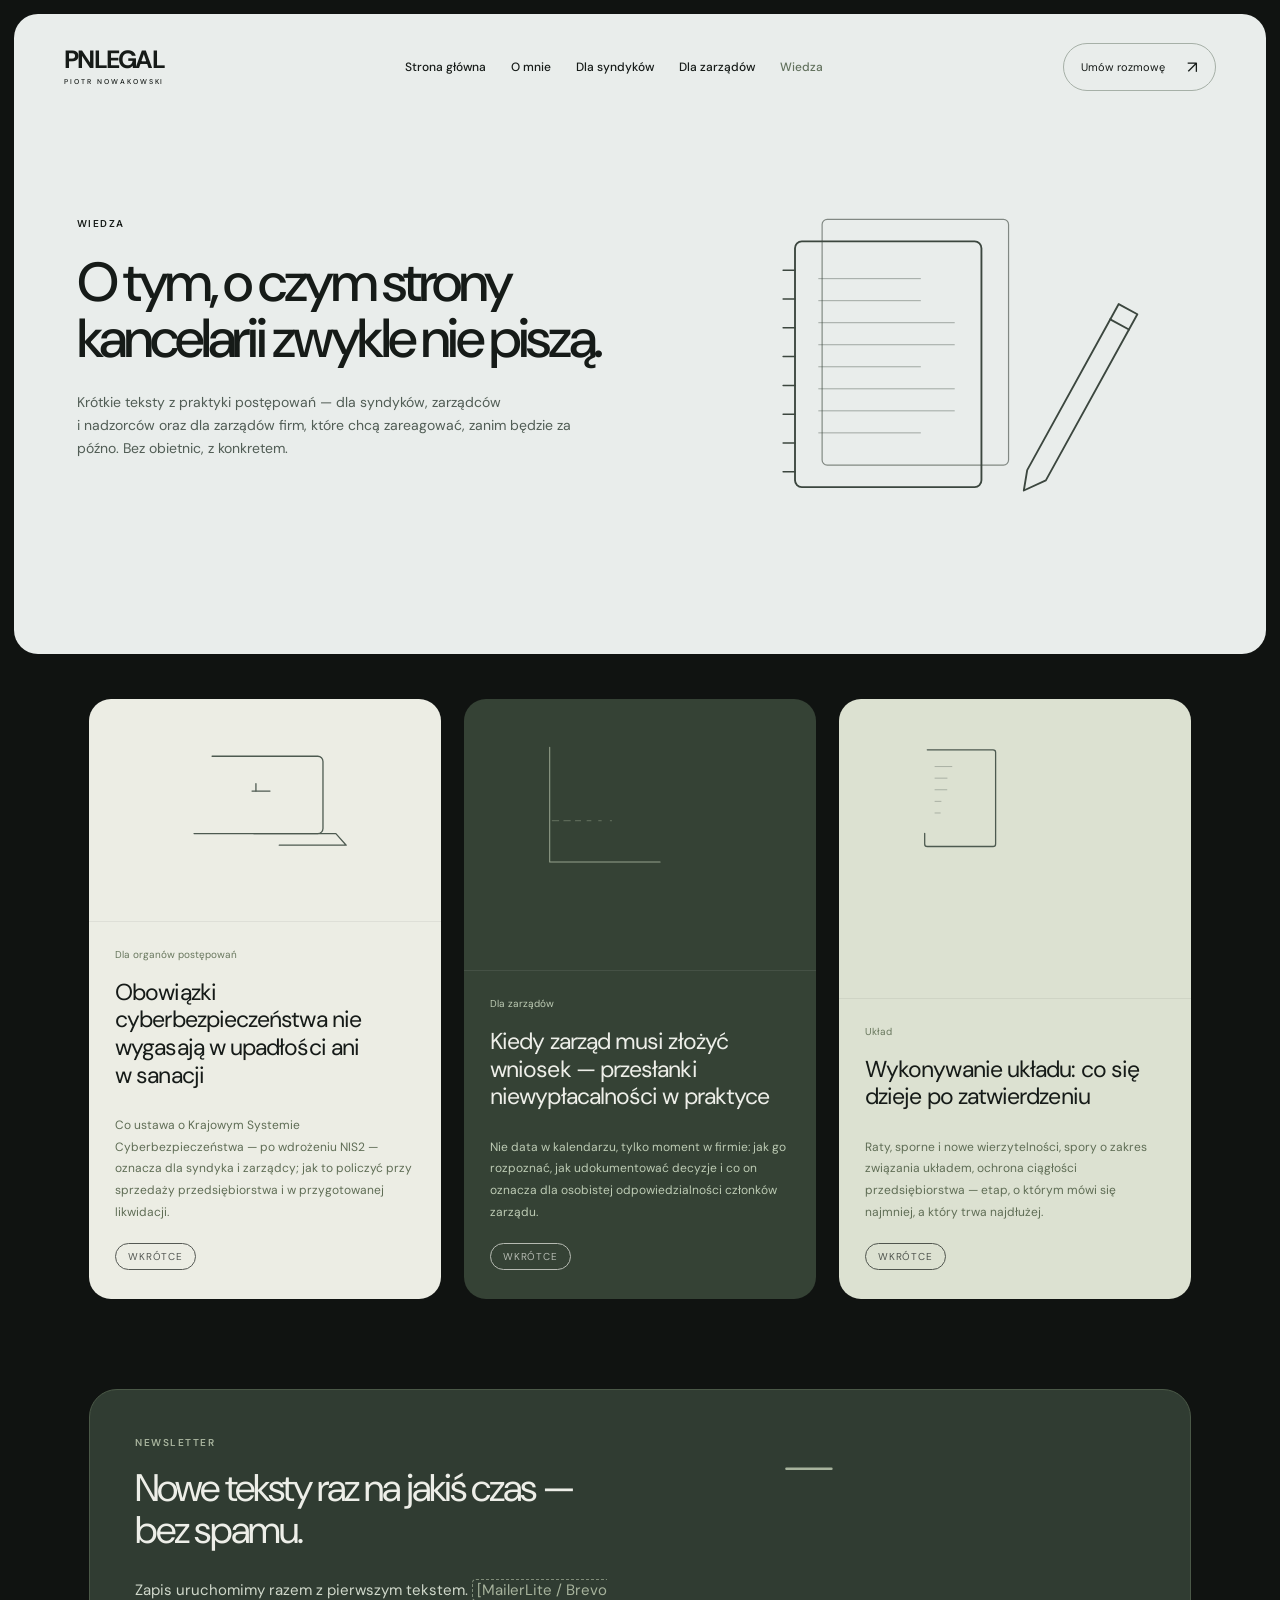
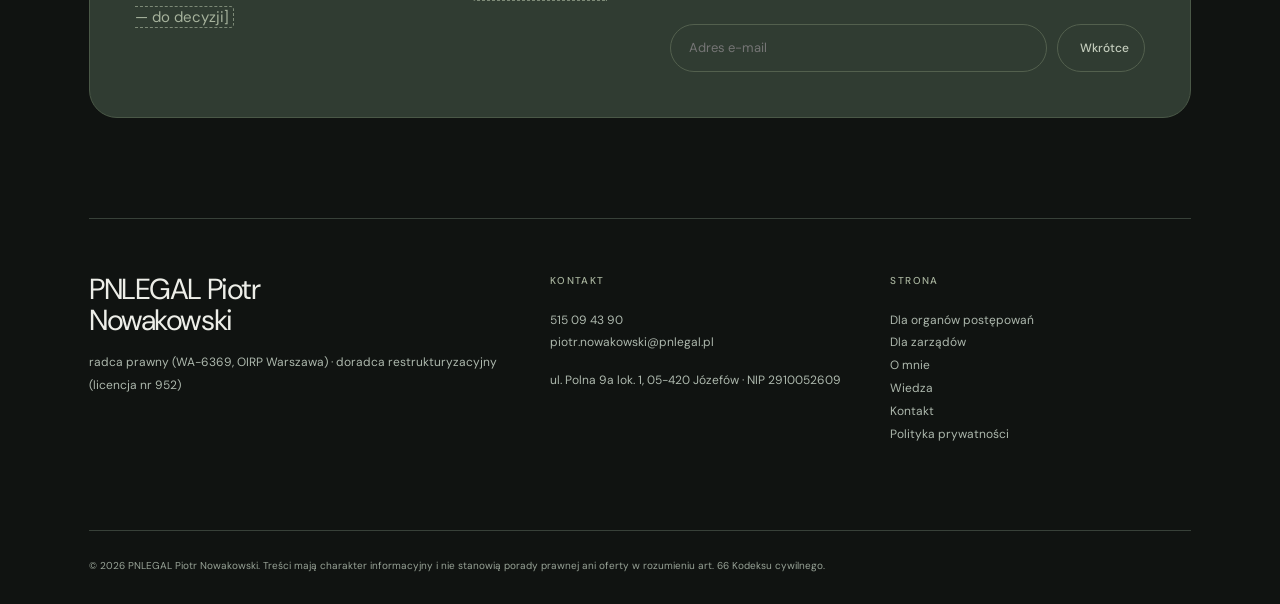
<file: wiedza.html>
<!DOCTYPE html>
<html lang="pl">
<head>
<meta charset="utf-8">
<meta name="viewport" content="width=device-width, initial-scale=1">
<meta name="theme-color" content="#e9edeb">
<title>Wiedza — Piotr Nowakowski, PNLEGAL</title>
<meta name="description" content="Krótkie teksty z praktyki postępowań upadłościowych i restrukturyzacyjnych.">
<meta name="robots" content="noindex, nofollow">
<link rel="preconnect" href="https://fonts.googleapis.com">
<link rel="preconnect" href="https://fonts.gstatic.com" crossorigin>
<link href="https://fonts.googleapis.com/css2?family=DM+Sans:wght@400;500;600;700&display=swap" rel="stylesheet">
<script>if(!matchMedia('(prefers-reduced-motion: reduce)').matches)document.documentElement.classList.add('anim')</script>
<link rel="stylesheet" href="./nowy.css?v=20">
</head>
<body>
<a class="skip-link" href="#tresc">Przejdź do treści</a>
<div class="page-shell">
<header class="sub-hero">
<nav class="nav" aria-label="Nawigacja główna">
<a class="brand" href="index.html" aria-label="PNLEGAL, strona główna">PNLEGAL<span>PIOTR NOWAKOWSKI</span></a>
<div class="nav-links"><a href="index.html">Strona główna</a><a href="o-mnie.html">O mnie</a><a href="organy.html">Dla syndyków</a><a href="zarzady.html">Dla zarządów</a><a href="wiedza.html" aria-current="page">Wiedza</a></div>
<a class="nav-submit" href="kontakt.html">Umów rozmowę <span aria-hidden="true">↗</span></a>
<details class="mobile-nav"><summary aria-label="Otwórz menu"><span></span><span></span></summary><div class="dropdown-links"><a href="index.html">Strona główna</a><a href="o-mnie.html">O mnie</a><a href="organy.html">Dla syndyków</a><a href="zarzady.html">Dla zarządów</a><a href="wiedza.html">Wiedza</a><a href="kontakt.html">Kontakt</a><a href="tel:+48515094390">515 09 43 90</a></div></details>
</nav>
<div class="sub-hero-grid" id="tresc">
<div class="sub-hero-text"><p class="eyebrow">Wiedza</p><h1>O tym, o czym strony kancelarii zwykle nie piszą.</h1><p class="sub-lead">Krótkie teksty z praktyki postępowań — dla syndyków, zarządców i nadzorców oraz dla zarządów firm, które chcą zareagować, zanim będzie za późno. Bez obietnic, z konkretem.</p></div>
<div class="sub-hero-art"><svg class="hero-art draw" viewBox="0 0 600 420" fill="none" stroke="currentColor" stroke-linecap="round" stroke-linejoin="round" aria-hidden="true" focusable="false"><g data-s="0.0" data-e="0.36" stroke-width="1.4" stroke-opacity="0.6"><rect x="150" y="70" width="220" height="290" rx="6"/></g><g data-s="0.16" data-e="0.52" stroke-width="2.2" stroke-opacity="1"><rect x="118" y="96" width="220" height="290" rx="8"/></g><g data-s="0.32" data-e="0.68" stroke-width="1.8" stroke-opacity="1"><path d="M118 130h-14"/><path d="M118 164h-14"/><path d="M118 198h-14"/><path d="M118 232h-14"/><path d="M118 266h-14"/><path d="M118 300h-14"/><path d="M118 334h-14"/><path d="M118 368h-14"/></g><g data-s="0.48" data-e="0.84" stroke-width="1" stroke-opacity="0.5"><path d="M146 140h120"/><path d="M146 166h120"/><path d="M146 192h160"/><path d="M146 218h160"/><path d="M146 244h120"/><path d="M146 270h160"/><path d="M146 296h160"/><path d="M146 322h120"/></g><g data-s="0.64" data-e="1" stroke-width="2.2" stroke-opacity="1"><path d="M392 366L500 170L522 182L414 378L388 390Z"/><path d="M490 188L512 200"/></g></svg></div>
</div>
</header>
<section class="journal"><div class="journal-cards"><article class="journal-card"><div class="jc-art"><svg class="jc-svg draw" viewBox="0 0 400 260" fill="none" stroke="currentColor" stroke-linecap="round" stroke-linejoin="round" aria-hidden="true" focusable="false"><g data-s="0.0" data-e="0.4" stroke-width="2" stroke-opacity="1"><rect x="110" y="50" width="180" height="120" rx="8"/><path d="M90 170H310L326 188H74Z"/></g><g data-s="0.2" data-e="0.6" stroke-width="2" stroke-opacity="1"><rect x="176" y="104" width="48" height="38" rx="4"/><path d="M186 104V92a14 14 0 0 1 28 0V104"/></g><g data-s="0.4" data-e="0.8" stroke-width="1.4" stroke-opacity="0.8"><circle cx="200" cy="120" r="4"/><path d="M200 124V132"/></g><g data-s="0.6" data-e="1" stroke-width="1.2" stroke-opacity="0.55"><path d="M110 80H66V52"/><circle cx="66" cy="48" r="4"/><path d="M290 140H334V176"/><circle cx="334" cy="180" r="4"/><path d="M110 140H80V160"/><circle cx="80" cy="164" r="4"/></g></svg></div><div><span class="kicker">Dla organów postępowań</span><h3>Obowiązki cyberbezpieczeństwa nie wygasają w upadłości ani w sanacji</h3><p>Co ustawa o Krajowym Systemie Cyberbezpieczeństwa — po wdrożeniu NIS2 — oznacza dla syndyka i zarządcy; jak to policzyć przy sprzedaży przedsiębiorstwa i w przygotowanej likwidacji.</p><span class="soon">Wkrótce</span></div></article><article class="journal-card"><div class="jc-art"><svg class="jc-svg draw" viewBox="0 0 400 260" fill="none" stroke="currentColor" stroke-linecap="round" stroke-linejoin="round" aria-hidden="true" focusable="false"><g data-s="0.0" data-e="0.36" stroke-width="1.6" stroke-opacity="0.85"><path d="M60 36V214H352"/></g><g data-s="0.16" data-e="0.52" stroke-width="1.2" stroke-opacity="0.55"><path d="M64 150h10"/><path d="M82 150h10"/><path d="M100 150h10"/><path d="M118 150h10"/><path d="M136 150h10"/><path d="M154 150h10"/><path d="M172 150h10"/><path d="M190 150h10"/><path d="M208 150h10"/><path d="M226 150h10"/><path d="M244 150h10"/><path d="M262 150h10"/><path d="M280 150h10"/><path d="M298 150h10"/><path d="M316 150h10"/><path d="M334 150h10"/></g><g data-s="0.32" data-e="0.68" stroke-width="2.2" stroke-opacity="1"><path d="M70 70C140 70 180 110 220 150S300 192 344 202"/></g><g data-s="0.48" data-e="0.84" stroke-width="2" stroke-opacity="1"><circle cx="220" cy="150" r="8"/><path d="M220 162V214"/></g><g data-s="0.64" data-e="1" stroke-width="1.6" stroke-opacity="0.85"><rect x="282" y="36" width="60" height="54" rx="4"/><path d="M282 52H342"/><path d="M296 30V42"/><path d="M328 30V42"/><path d="M300 62L324 82"/><path d="M324 62L300 82"/></g></svg></div><div><span class="kicker">Dla zarządów</span><h3>Kiedy zarząd musi złożyć wniosek — przesłanki niewypłacalności w praktyce</h3><p>Nie data w kalendarzu, tylko moment w firmie: jak go rozpoznać, jak udokumentować decyzje i co on oznacza dla osobistej odpowiedzialności członków zarządu.</p><span class="soon">Wkrótce</span></div></article><article class="journal-card"><div class="jc-art"><svg class="jc-svg draw" viewBox="0 0 400 260" fill="none" stroke="currentColor" stroke-linecap="round" stroke-linejoin="round" aria-hidden="true" focusable="false"><g data-s="0.0" data-e="0.36" stroke-width="2" stroke-opacity="1"><rect x="60" y="40" width="110" height="150" rx="4"/></g><g data-s="0.16" data-e="0.52" stroke-width="1.1" stroke-opacity="0.5"><path d="M76 66h70"/><path d="M76 84h60"/><path d="M76 102h74"/><path d="M76 120h50"/><path d="M76 138h66"/></g><g data-s="0.32" data-e="0.68" stroke-width="2" stroke-opacity="1"><circle cx="156" cy="172" r="24"/><path d="M145 172l8 8 15 -17"/></g><g data-s="0.48" data-e="0.84" stroke-width="1.6" stroke-opacity="0.9"><rect x="206" y="104" width="22" height="22" rx="3"/><rect x="236" y="104" width="22" height="22" rx="3"/><rect x="266" y="104" width="22" height="22" rx="3"/><rect x="296" y="104" width="22" height="22" rx="3"/><rect x="326" y="104" width="22" height="22" rx="3"/><rect x="356" y="104" width="22" height="22" rx="3"/><path d="M204 148H372"/><path d="M362 140L372 148L362 156"/></g><g data-s="0.64" data-e="1" stroke-width="1.8" stroke-opacity="1"><path d="M211 115l4 4 8 -9"/><path d="M241 115l4 4 8 -9"/><path d="M271 115l4 4 8 -9"/><path d="M301 115l4 4 8 -9"/></g></svg></div><div><span class="kicker">Układ</span><h3>Wykonywanie układu: co się dzieje po zatwierdzeniu</h3><p>Raty, sporne i nowe wierzytelności, spory o zakres związania układem, ochrona ciągłości przedsiębiorstwa — etap, o którym mówi się najmniej, a który trwa najdłużej.</p><span class="soon">Wkrótce</span></div></article></div></section>
<section class="duo"><div class="duo-panel"><div><p class="eyebrow">Newsletter</p><h2>Nowe teksty raz na jakiś czas — bez spamu.</h2><p class="duo-p">Zapis uruchomimy razem z pierwszym tekstem. <span class="ph" title="narzędzie do wyboru">[MailerLite / Brevo — do decyzji]</span></p></div><div><svg class="split-art draw" viewBox="0 0 320 130" fill="none" stroke="currentColor" stroke-linecap="round" stroke-linejoin="round" aria-hidden="true" focusable="false"><g data-s="0.0" data-e="0.467" stroke-width="2" stroke-opacity="1"><rect x="90" y="20" width="140" height="96" rx="8"/></g><g data-s="0.267" data-e="0.734" stroke-width="2" stroke-opacity="1"><path d="M96 28L160 76L224 28"/></g><g data-s="0.533" data-e="1.0" stroke-width="1.2" stroke-opacity="0.5"><path d="M30 50h40"/><path d="M40 68h30"/><path d="M250 50h40"/><path d="M250 68h30"/></g></svg><form class="news-form" onsubmit="return false"><input type="email" placeholder="Adres e-mail" disabled aria-label="Adres e-mail"><button class="button" type="button" disabled>Wkrótce</button></form></div></div></section>
<section class="contact-details" aria-label="Dane kancelarii">
<div class="contact-column"><p class="lead">PNLEGAL Piotr Nowakowski</p><p style="margin-top:14px">radca prawny (WA-6369, OIRP Warszawa) · doradca restrukturyzacyjny (licencja nr 952)</p></div>
<div class="contact-column"><h3>Kontakt</h3><p><a href="tel:+48515094390">515 09 43 90</a><br><a href="mailto:piotr.nowakowski@pnlegal.pl">piotr.nowakowski@pnlegal.pl</a></p><p>ul. Polna 9a lok. 1, 05-420 Józefów · NIP 2910052609</p></div>
<div class="contact-column"><h3>Strona</h3><ul><li><a href="organy.html">Dla organów postępowań</a></li><li><a href="zarzady.html">Dla zarządów</a></li><li><a href="o-mnie.html">O mnie</a></li><li><a href="wiedza.html">Wiedza</a></li><li><a href="kontakt.html">Kontakt</a></li><li><a href="polityka-prywatnosci.html">Polityka prywatności</a></li></ul></div>
</section>
<footer><span>© 2026 PNLEGAL Piotr Nowakowski. Treści mają charakter informacyjny i nie stanowią porady prawnej ani oferty w rozumieniu art. 66 Kodeksu cywilnego.</span></footer>
</div>
<script src="./nowy.js?v=20"></script>
</body>
</html>
</file>
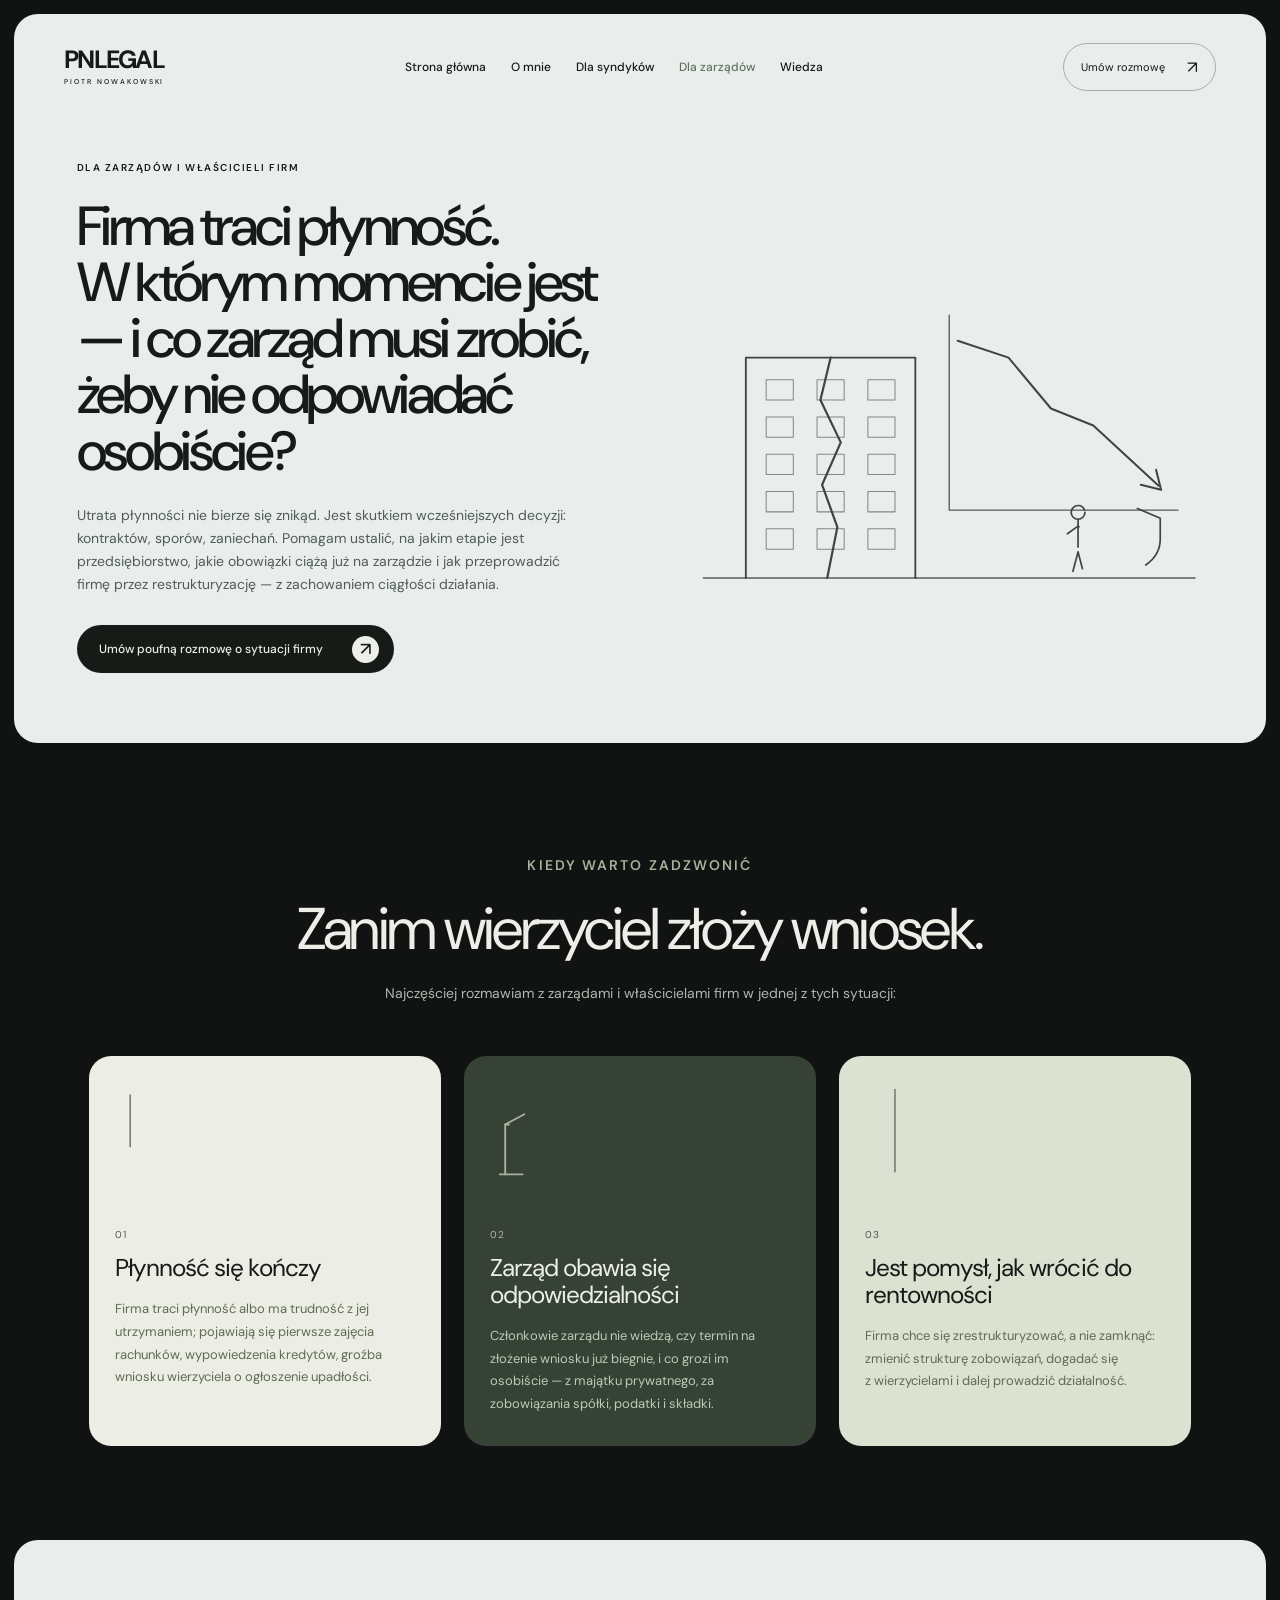
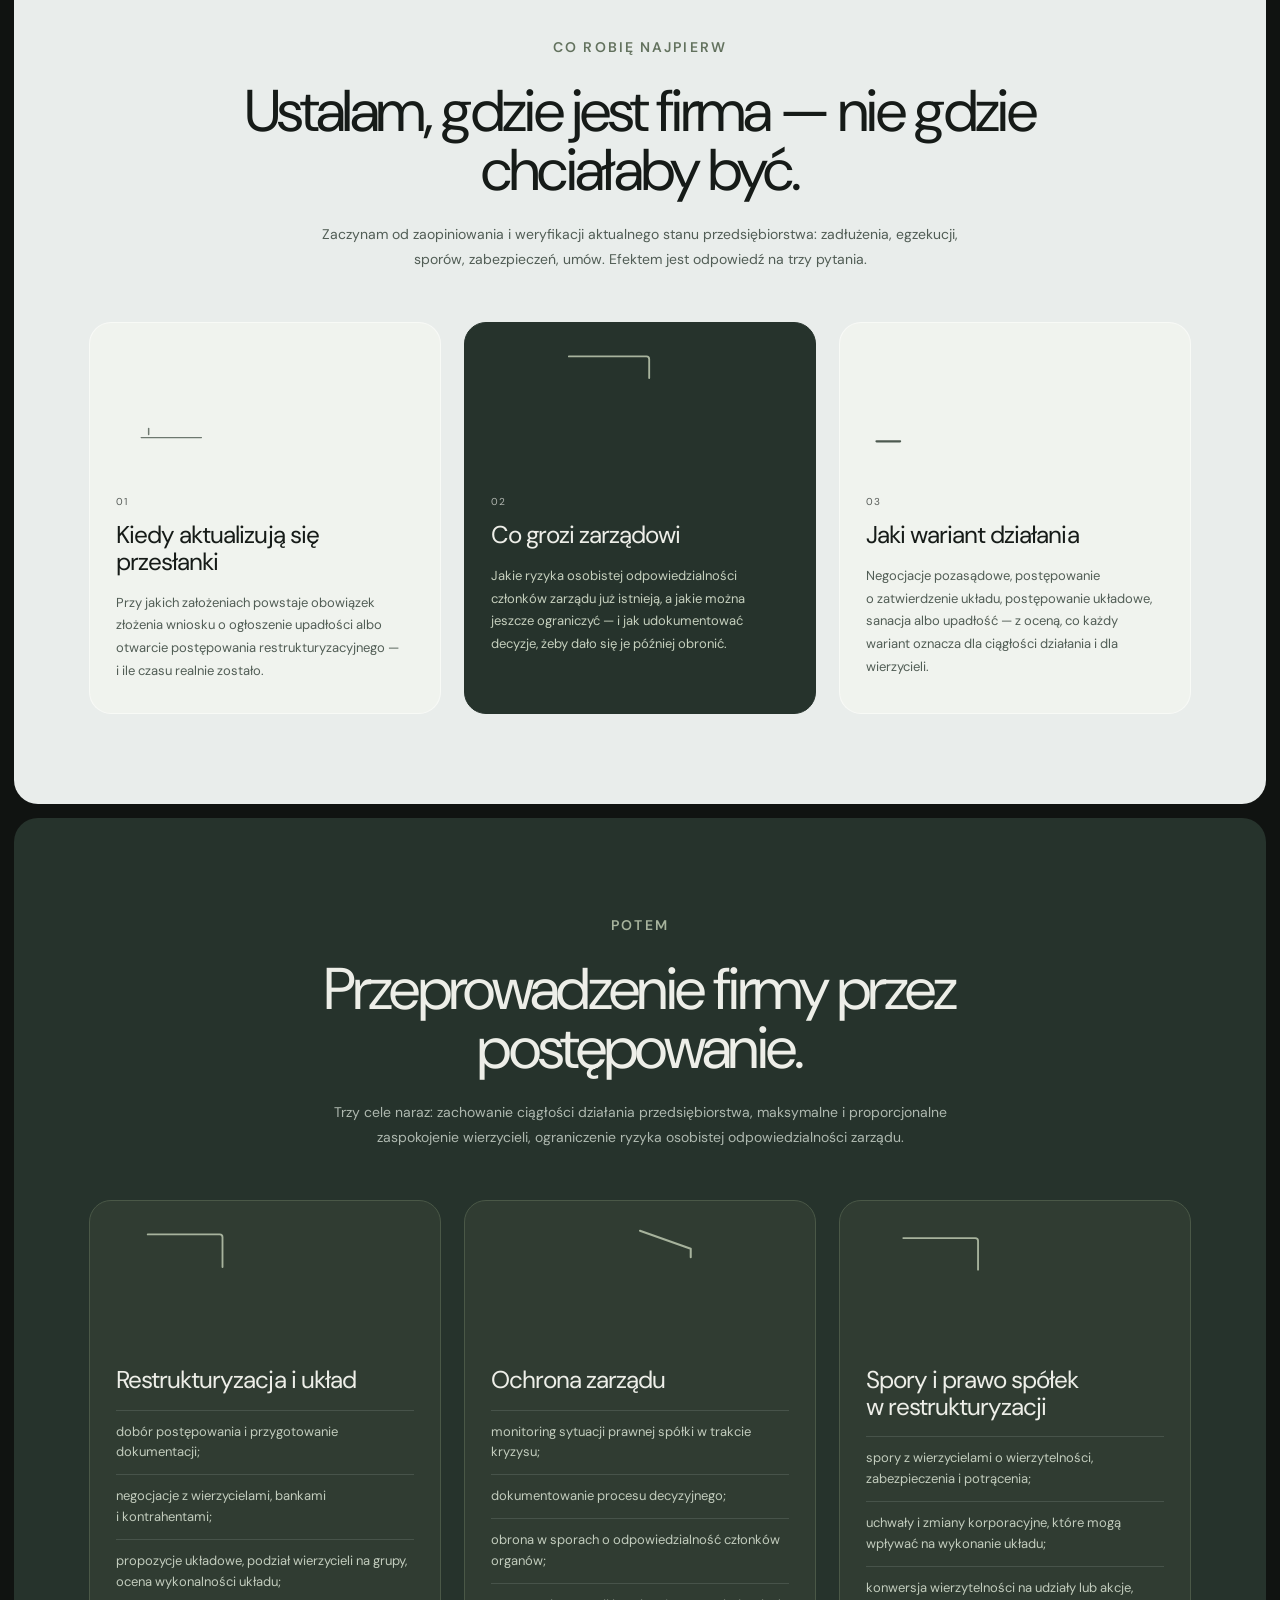
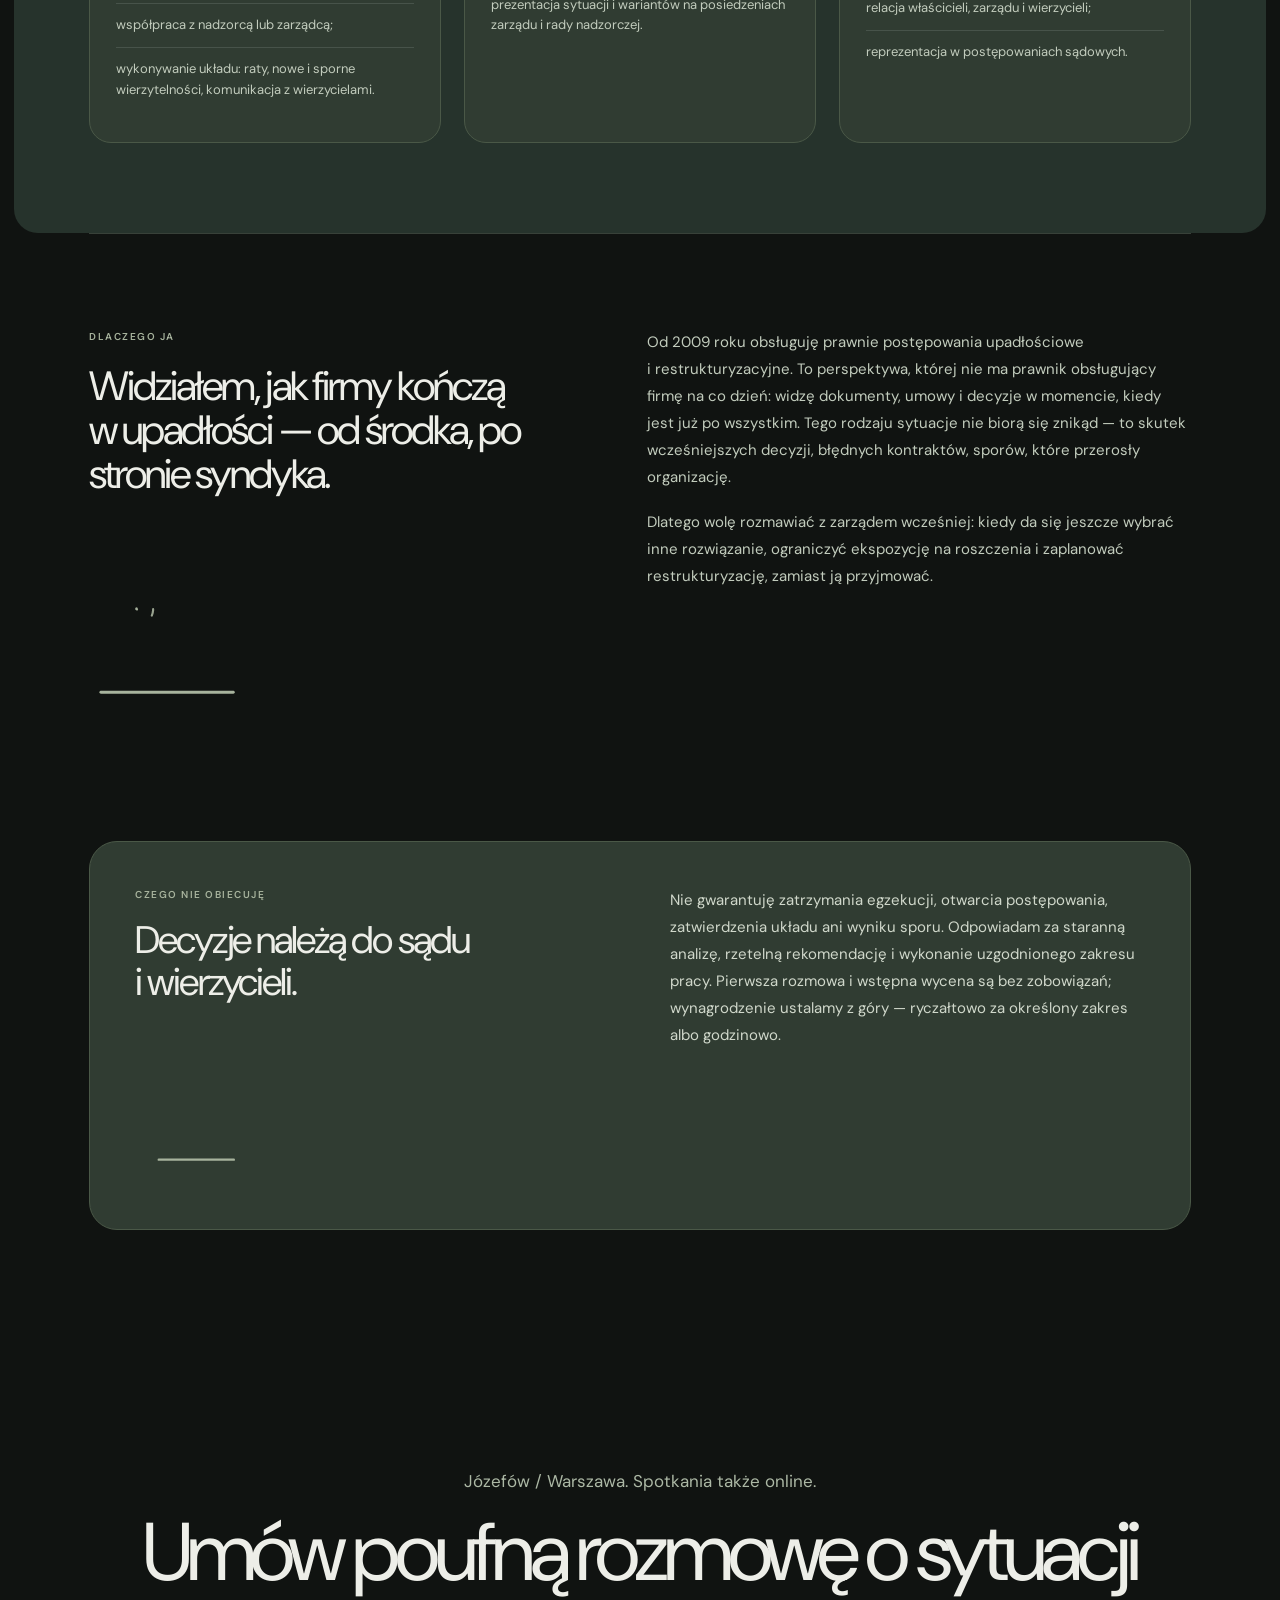
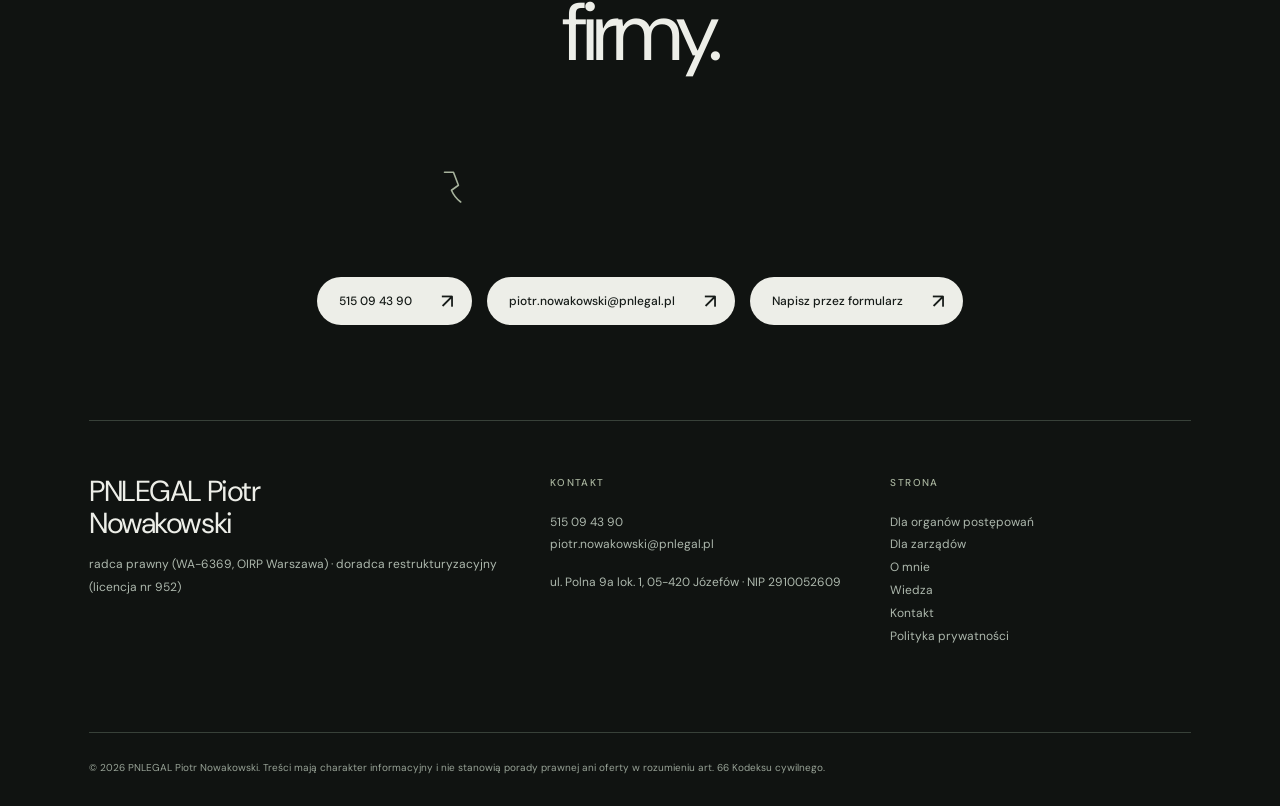
<file: zarzady.html>
<!DOCTYPE html>
<html lang="pl">
<head>
<meta charset="utf-8">
<meta name="viewport" content="width=device-width, initial-scale=1">
<meta name="theme-color" content="#e9edeb">
<title>Dla zarządów i właścicieli firm — Piotr Nowakowski</title>
<meta name="description" content="Firma traci płynność: ocena sytuacji, przesłanki wniosku, ochrona zarządu, restrukturyzacja i układ.">
<meta name="robots" content="noindex, nofollow">
<link rel="preconnect" href="https://fonts.googleapis.com">
<link rel="preconnect" href="https://fonts.gstatic.com" crossorigin>
<link href="https://fonts.googleapis.com/css2?family=DM+Sans:wght@400;500;600;700&display=swap" rel="stylesheet">
<script>if(!matchMedia('(prefers-reduced-motion: reduce)').matches)document.documentElement.classList.add('anim')</script>
<link rel="stylesheet" href="./nowy.css?v=20">
</head>
<body>
<a class="skip-link" href="#tresc">Przejdź do treści</a>
<div class="page-shell">
<header class="sub-hero">
<nav class="nav" aria-label="Nawigacja główna">
<a class="brand" href="index.html" aria-label="PNLEGAL, strona główna">PNLEGAL<span>PIOTR NOWAKOWSKI</span></a>
<div class="nav-links"><a href="index.html">Strona główna</a><a href="o-mnie.html">O mnie</a><a href="organy.html">Dla syndyków</a><a href="zarzady.html" aria-current="page">Dla zarządów</a><a href="wiedza.html">Wiedza</a></div>
<a class="nav-submit" href="kontakt.html">Umów rozmowę <span aria-hidden="true">↗</span></a>
<details class="mobile-nav"><summary aria-label="Otwórz menu"><span></span><span></span></summary><div class="dropdown-links"><a href="index.html">Strona główna</a><a href="o-mnie.html">O mnie</a><a href="organy.html">Dla syndyków</a><a href="zarzady.html">Dla zarządów</a><a href="wiedza.html">Wiedza</a><a href="kontakt.html">Kontakt</a><a href="tel:+48515094390">515 09 43 90</a></div></details>
</nav>
<div class="sub-hero-grid" id="tresc">
<div class="sub-hero-text"><p class="eyebrow">Dla zarządów i właścicieli firm</p><h1>Firma traci płynność. W którym momencie jest — i co zarząd musi zrobić, żeby nie odpowiadać osobiście?</h1><p class="sub-lead">Utrata płynności nie bierze się znikąd. Jest skutkiem wcześniejszych decyzji: kontraktów, sporów, zaniechań. Pomagam ustalić, na jakim etapie jest przedsiębiorstwo, jakie obowiązki ciążą już na zarządzie i jak przeprowadzić firmę przez restrukturyzację — z zachowaniem ciągłości działania.</p><div class="hero-actions"><a class="button button-dark" href="kontakt.html">Umów poufną rozmowę o sytuacji firmy <span aria-hidden="true">↗</span></a></div></div>
<div class="sub-hero-art"><svg class="hero-art draw" viewBox="0 0 600 420" fill="none" stroke="currentColor" stroke-linecap="round" stroke-linejoin="round" aria-hidden="true" focusable="false"><g data-s="0.0" data-e="0.314" stroke-width="1.8" stroke-opacity="0.85"><path d="M10 400H590"/></g><g data-s="0.114" data-e="0.428" stroke-width="2.2" stroke-opacity="1"><path d="M60 400V140H260V400"/></g><g data-s="0.229" data-e="0.543" stroke-width="1.2" stroke-opacity="0.6"><rect x="84" y="166" width="32" height="24"/><rect x="144" y="166" width="32" height="24"/><rect x="204" y="166" width="32" height="24"/><rect x="84" y="210" width="32" height="24"/><rect x="144" y="210" width="32" height="24"/><rect x="204" y="210" width="32" height="24"/><rect x="84" y="254" width="32" height="24"/><rect x="144" y="254" width="32" height="24"/><rect x="204" y="254" width="32" height="24"/><rect x="84" y="298" width="32" height="24"/><rect x="144" y="298" width="32" height="24"/><rect x="204" y="298" width="32" height="24"/><rect x="84" y="342" width="32" height="24"/><rect x="144" y="342" width="32" height="24"/><rect x="204" y="342" width="32" height="24"/></g><g data-s="0.343" data-e="0.657" stroke-width="2.6" stroke-opacity="1"><path d="M160 140L148 190L172 240L150 290L168 340L156 400"/></g><g data-s="0.457" data-e="0.771" stroke-width="1.6" stroke-opacity="0.85"><path d="M300 90V320H570"/></g><g data-s="0.571" data-e="0.885" stroke-width="2.4" stroke-opacity="1"><path d="M310 120L370 140L420 200L470 220L548 292"/><path d="M526 290L550 296L544 272"/></g><g data-s="0.686" data-e="1" stroke-width="2" stroke-opacity="1"><circle cx="452" cy="322.6" r="8.1"/><path d="M452 330.70000000000005V369.4"/><path d="M452 369.4L443.9 400"/><path d="M452 369.4L460.1 400"/><path d="M439.4 347.8L452 338.8L464.6 347.8"/><path d="M522 318L549.0 329.52V354.0C549.0 374.16 533.88 384.96000000000004 522 390C510.12 384.96000000000004 495.0 374.16 495.0 354.0V329.52Z"/></g></svg></div>
</div>
</header>
<section class="sec tiles"><div class="sec-head"><p class="eyebrow">Kiedy warto zadzwonić</p><h2>Zanim wierzyciel złoży wniosek.</h2><p>Najczęściej rozmawiam z zarządami i właścicielami firm w jednej z tych sytuacji:</p></div><div class="cards" style="--cols:3"><article class="card"><svg class="card-art draw" viewBox="0 0 320 130" fill="none" stroke="currentColor" stroke-linecap="round" stroke-linejoin="round" aria-hidden="true" focusable="false"><g data-s="0.0" data-e="0.333" stroke-width="1.6" stroke-opacity="0.8"><path d="M14 14V100H100"/></g><g data-s="0.133" data-e="0.466" stroke-width="2.4" stroke-opacity="1"><path d="M18 26C40 28 50 42 60 58S82 92 98 98"/><path d="M88 101L99 98L96 87"/></g><g data-s="0.267" data-e="0.6" stroke-width="2" stroke-opacity="1"><path d="M194 66V43a7 7 0 0 0 -7 -7H123a7 7 0 0 0 -7 7V79a7 7 0 0 0 7 7H172"/><path d="M116 50H194"/><rect x="128" y="60" width="16" height="12" rx="2"/></g><g data-s="0.4" data-e="0.733" stroke-width="2.2" stroke-opacity="1"><rect x="172" y="66" width="32" height="26" rx="4"/><path d="M180 66V58a8 8 0 0 1 16 0V66"/><circle cx="188" cy="77" r="3"/><path d="M188 80V85"/></g><g data-s="0.533" data-e="0.866" stroke-width="2" stroke-opacity="1"><path d="M254 22H230a4 4 0 0 0 -4 4V96a4 4 0 0 0 4 4H250L256 88L248 74L258 60L250 46L258 34Z"/><path d="M262 22H284a4 4 0 0 1 4 4V96a4 4 0 0 1 -4 4H258L264 88L256 74L266 60L258 46L266 34Z"/></g><g data-s="0.667" data-e="1" stroke-width="1.1" stroke-opacity="0.6"><path d="M233 38h14"/><path d="M233 50h12"/><path d="M233 62h10"/><path d="M270 38h12"/><path d="M272 50h10"/><path d="M268 62h12"/></g><g data-f="0.72 0.95" fill="currentColor" fill-opacity="0.85" stroke="none" font-size="10.5" font-family="DM Sans, Arial, sans-serif" text-anchor="middle"><text x="57" y="112">płynność</text><text x="160" y="112">zajęcie</text><text x="160" y="124">rachunku</text><text x="257" y="112">wypowiedzenie</text><text x="257" y="124">kredytu</text></g></svg><span class="num">01</span><h3>Płynność się kończy</h3><p>Firma traci płynność albo ma trudność z jej utrzymaniem; pojawiają się pierwsze zajęcia rachunków, wypowiedzenia kredytów, groźba wniosku wierzyciela o ogłoszenie upadłości.</p></article><article class="card"><svg class="card-art draw" viewBox="0 0 320 130" fill="none" stroke="currentColor" stroke-linecap="round" stroke-linejoin="round" aria-hidden="true" focusable="false"><g data-s="0.0" data-e="0.314" stroke-width="2" stroke-opacity="1"><path d="M14 100V46H74V100"/><path d="M8 100H80"/><path d="M14 46L44 30L74 46"/></g><g data-s="0.114" data-e="0.428" stroke-width="1.2" stroke-opacity="0.6"><rect x="24" y="56" width="12" height="12"/><rect x="52" y="56" width="12" height="12"/><rect x="24" y="76" width="12" height="12"/><path d="M50 100V80H64V100"/></g><g data-s="0.229" data-e="0.543" stroke-width="2" stroke-opacity="1"><circle cx="118" cy="84" r="13"/><path d="M118 67V71"/><path d="M114 67H122"/><path d="M118 84L125 77"/></g><g data-s="0.343" data-e="0.657" stroke-width="2" stroke-opacity="1"><circle cx="160" cy="38.080000000000005" r="6.4799999999999995"/><path d="M160 44.56V75.52"/><path d="M160 75.52L153.52 100"/><path d="M160 75.52L166.48 100"/><path d="M149.92 58.24L160 51.04L170.08 58.24"/></g><g data-s="0.457" data-e="0.771" stroke-width="1.8" stroke-opacity="1"><path d="M175 32a6 6 0 1 1 9 5c-3 2 -4 3 -4 6"/><circle cx="180" cy="48" r="1.2"/></g><g data-s="0.571" data-e="0.885" stroke-width="1.8" stroke-opacity="0.9"><path d="M80 40Q160 -16 238 52"/><path d="M227 49L238 52L236 41"/></g><g data-s="0.686" data-e="1" stroke-width="2" stroke-opacity="1"><path d="M236 100V72L268 48L300 72V100"/><path d="M260 100V82H276V100"/><path d="M230 100H306"/></g><g data-f="0.72 0.95" fill="currentColor" fill-opacity="0.85" stroke="none" font-size="10.5" font-family="DM Sans, Arial, sans-serif" text-anchor="middle"><text x="44" y="112">zobowiązania</text><text x="44" y="124">spółki</text><text x="118" y="112">termin</text><text x="160" y="112">zarząd</text><text x="268" y="112">majątek</text><text x="268" y="124">prywatny</text></g></svg><span class="num">02</span><h3>Zarząd obawia się odpowiedzialności</h3><p>Członkowie zarządu nie wiedzą, czy termin na złożenie wniosku już biegnie, i co grozi im osobiście — z majątku prywatnego, za zobowiązania spółki, podatki i składki.</p></article><article class="card"><svg class="card-art draw" viewBox="0 0 320 130" fill="none" stroke="currentColor" stroke-linecap="round" stroke-linejoin="round" aria-hidden="true" focusable="false"><g data-s="0.0" data-e="0.467" stroke-width="1.6" stroke-opacity="0.8"><path d="M30 8V122H300"/></g><g data-s="0.267" data-e="0.734" stroke-width="2.4" stroke-opacity="1"><path d="M40 26C100 26 120 108 170 108S240 40 290 22"/></g><g data-s="0.533" data-e="1.0" stroke-width="2" stroke-opacity="1"><path d="M274 18L292 20L286 38"/></g></svg><span class="num">03</span><h3>Jest pomysł, jak wrócić do rentowności</h3><p>Firma chce się zrestrukturyzować, a nie zamknąć: zmienić strukturę zobowiązań, dogadać się z wierzycielami i dalej prowadzić działalność.</p></article></div></section>
<section class="panel "><div class="sec-head"><p class="eyebrow">Co robię najpierw</p><h2>Ustalam, gdzie jest firma — nie gdzie chciałaby być.</h2><p>Zaczynam od zaopiniowania i weryfikacji aktualnego stanu przedsiębiorstwa: zadłużenia, egzekucji, sporów, zabezpieczeń, umów. Efektem jest odpowiedź na trzy pytania.</p></div><div class="cards" style="--cols:3"><article class="card"><svg class="card-art draw" viewBox="0 0 320 130" fill="none" stroke="currentColor" stroke-linecap="round" stroke-linejoin="round" aria-hidden="true" focusable="false"><g data-s="0.0" data-e="0.333" stroke-width="1.6" stroke-opacity="0.8"><path d="M26 96H226"/><path d="M34 86V106"/></g><g data-s="0.133" data-e="0.466" stroke-width="3" stroke-opacity="1"><path d="M34 96H118"/></g><g data-s="0.267" data-e="0.6" stroke-width="2" stroke-opacity="1"><path d="M100 18H140"/><path d="M100 86H140"/><path d="M106 18C106 40 118 46 120 52C118 58 106 64 106 86"/><path d="M134 18C134 40 122 46 120 52C122 58 134 64 134 86"/></g><g data-s="0.4" data-e="0.733" stroke-width="1.4" stroke-opacity="1"><path d="M110 30H130C128 39 123 44 120 48C117 44 112 39 110 30Z" fill="currentColor" fill-opacity=".3"/><path d="M120 50V80"/><path d="M108 86C110 77 115 73 120 72C125 73 130 77 132 86Z" fill="currentColor" fill-opacity=".3"/></g><g data-s="0.533" data-e="0.866" stroke-width="2" stroke-opacity="1"><path d="M218 90L228 96L218 102"/><rect x="238" y="28" width="52" height="68" rx="4"/></g><g data-s="0.667" data-e="1" stroke-width="1.1" stroke-opacity="0.6"><path d="M248 44h32"/><path d="M248 56h26"/><path d="M248 68h32"/><path d="M248 80h18"/></g><g data-f="0.72 0.95" fill="currentColor" fill-opacity="0.85" stroke="none" font-size="10.5" font-family="DM Sans, Arial, sans-serif" text-anchor="middle"><text x="40" y="120">przesłanki</text><text x="124" y="120">ile czasu zostało</text><text x="264" y="120">wniosek</text></g></svg><span class="num">01</span><h3>Kiedy aktualizują się przesłanki</h3><p>Przy jakich założeniach powstaje obowiązek złożenia wniosku o ogłoszenie upadłości albo otwarcie postępowania restrukturyzacyjnego — i ile czasu realnie zostało.</p></article><article class="card"><svg class="card-art draw" viewBox="0 0 320 130" fill="none" stroke="currentColor" stroke-linecap="round" stroke-linejoin="round" aria-hidden="true" focusable="false"><g data-s="0.0" data-e="0.4" stroke-width="2" stroke-opacity="1"><rect x="80" y="8" width="90" height="114" rx="3"/></g><g data-s="0.2" data-e="0.6" stroke-width="1" stroke-opacity="0.5"><path d="M92 24h49"/><path d="M92 38h62"/><path d="M92 52h49"/><path d="M92 66h62"/><path d="M92 80h49"/><path d="M92 94h62"/></g><g data-s="0.4" data-e="0.8" stroke-width="2.2" stroke-opacity="1"><path d="M222 30L259.0 43.76V73.0C259.0 97.08 238.28 109.98 222 116C205.72 109.98 185.0 97.08 185.0 73.0V43.76Z"/></g><g data-s="0.6" data-e="1" stroke-width="2" stroke-opacity="1"><path d="M206 72l12 12 22 -26"/></g></svg><span class="num">02</span><h3>Co grozi zarządowi</h3><p>Jakie ryzyka osobistej odpowiedzialności członków zarządu już istnieją, a jakie można jeszcze ograniczyć — i jak udokumentować decyzje, żeby dało się je później obronić.</p></article><article class="card"><svg class="card-art draw" viewBox="0 0 320 130" fill="none" stroke="currentColor" stroke-linecap="round" stroke-linejoin="round" aria-hidden="true" focusable="false"><g data-s="0.0" data-e="0.467" stroke-width="2.4" stroke-opacity="1"><path d="M10 100H120"/></g><g data-s="0.267" data-e="0.734" stroke-width="2" stroke-opacity="1"><path d="M120 100V30"/><path d="M120 38H170L180 46L170 54H120"/></g><g data-s="0.533" data-e="1.0" stroke-width="1.6" stroke-opacity="0.85"><path d="M120 100C200 100 220 16 304 16"/><path d="M120 100C200 100 220 42 304 42"/><path d="M120 100C200 100 220 68 304 68"/><path d="M120 100C200 100 220 94 304 94"/><path d="M120 100C200 100 220 118 304 118"/></g></svg><span class="num">03</span><h3>Jaki wariant działania</h3><p>Negocjacje pozasądowe, postępowanie o zatwierdzenie układu, postępowanie układowe, sanacja albo upadłość — z oceną, co każdy wariant oznacza dla ciągłości działania i dla wierzycieli.</p></article></div></section>
<section class="panel panel-dark "><div class="sec-head"><p class="eyebrow">Potem</p><h2>Przeprowadzenie firmy przez postępowanie.</h2><p>Trzy cele naraz: zachowanie ciągłości działania przedsiębiorstwa, maksymalne i proporcjonalne zaspokojenie wierzycieli, ograniczenie ryzyka osobistej odpowiedzialności zarządu.</p></div><div class="cards" style="--cols:3"><article class="card"><svg class="card-art draw" viewBox="0 0 320 130" fill="none" stroke="currentColor" stroke-linecap="round" stroke-linejoin="round" aria-hidden="true" focusable="false"><g data-s="0.0" data-e="0.36" stroke-width="2" stroke-opacity="1"><rect x="30" y="8" width="84" height="110" rx="3"/></g><g data-s="0.16" data-e="0.52" stroke-width="1" stroke-opacity="0.5"><path d="M42 24h46"/><path d="M42 38h58"/><path d="M42 52h46"/><path d="M42 66h58"/><path d="M42 80h46"/><path d="M42 94h58"/></g><g data-s="0.32" data-e="0.68" stroke-width="2" stroke-opacity="1"><circle cx="96" cy="98" r="11"/></g><g data-s="0.48" data-e="0.84" stroke-width="1.6" stroke-opacity="0.85"><rect x="146" y="60" width="22" height="22" rx="3"/><rect x="176" y="60" width="22" height="22" rx="3"/><rect x="206" y="60" width="22" height="22" rx="3"/><rect x="236" y="60" width="22" height="22" rx="3"/><rect x="266" y="60" width="22" height="22" rx="3"/><path d="M142 104H306"/><path d="M296 96L306 104L296 112"/></g><g data-s="0.64" data-e="1" stroke-width="2" stroke-opacity="1"><path d="M151 71l4 4 8 -9"/><path d="M181 71l4 4 8 -9"/><path d="M211 71l4 4 8 -9"/></g></svg><h3>Restrukturyzacja i układ</h3><ul class="card-list"><li>dobór postępowania i przygotowanie dokumentacji;</li><li>negocjacje z wierzycielami, bankami i kontrahentami;</li><li>propozycje układowe, podział wierzycieli na grupy, ocena wykonalności układu;</li><li>współpraca z nadzorcą lub zarządcą;</li><li>wykonywanie układu: raty, nowe i sporne wierzytelności, komunikacja z wierzycielami.</li></ul></article><article class="card"><svg class="card-art draw" viewBox="0 0 320 130" fill="none" stroke="currentColor" stroke-linecap="round" stroke-linejoin="round" aria-hidden="true" focusable="false"><g data-s="0.0" data-e="0.6" stroke-width="2.2" stroke-opacity="1"><path d="M160 4L215.0 23.52V65.0C215.0 99.16 184.2 117.46000000000001 160 126C135.8 117.46000000000001 105.0 99.16 105.0 65.0V23.52Z"/></g><g data-s="0.4" data-e="1" stroke-width="2" stroke-opacity="1"><circle cx="160" cy="48" r="11"/><path d="M138 98C138 72 182 72 182 98"/></g></svg><h3>Ochrona zarządu</h3><ul class="card-list"><li>monitoring sytuacji prawnej spółki w trakcie kryzysu;</li><li>dokumentowanie procesu decyzyjnego;</li><li>obrona w sporach o odpowiedzialność członków organów;</li><li>prezentacja sytuacji i wariantów na posiedzeniach zarządu i rady nadzorczej.</li></ul></article><article class="card"><svg class="card-art draw" viewBox="0 0 320 130" fill="none" stroke="currentColor" stroke-linecap="round" stroke-linejoin="round" aria-hidden="true" focusable="false"><g data-s="0.0" data-e="0.36" stroke-width="2" stroke-opacity="1"><rect x="36" y="12" width="84" height="108" rx="3"/></g><g data-s="0.16" data-e="0.52" stroke-width="1" stroke-opacity="0.5"><path d="M48 28h46"/><path d="M48 42h58"/><path d="M48 56h46"/><path d="M48 70h58"/><path d="M48 84h46"/><path d="M48 98h58"/></g><g data-s="0.32" data-e="0.68" stroke-width="2" stroke-opacity="1"><path d="M136 66H184"/><path d="M172 56L184 66L172 76"/></g><g data-s="0.48" data-e="0.84" stroke-width="2" stroke-opacity="1"><circle cx="242" cy="66" r="46"/></g><g data-s="0.64" data-e="1" stroke-width="1.6" stroke-opacity="0.9"><path d="M242 66V20"/><path d="M242 66L282 88"/></g></svg><h3>Spory i prawo spółek w restrukturyzacji</h3><ul class="card-list"><li>spory z wierzycielami o wierzytelności, zabezpieczenia i potrącenia;</li><li>uchwały i zmiany korporacyjne, które mogą wpływać na wykonanie układu;</li><li>konwersja wierzytelności na udziały lub akcje, relacja właścicieli, zarządu i wierzycieli;</li><li>reprezentacja w postępowaniach sądowych.</li></ul></article></div></section>
<section class="split"><div><p class="eyebrow">Dlaczego ja</p><h2>Widziałem, jak firmy kończą w upadłości — od środka, po stronie syndyka.</h2><svg class="split-art draw" viewBox="0 0 320 160" fill="none" stroke="currentColor" stroke-linecap="round" stroke-linejoin="round" aria-hidden="true" focusable="false"><g data-s="0.0" data-e="0.289" stroke-width="2.4" stroke-opacity="1"><path d="M10 140H310"/></g><g data-s="0.089" data-e="0.378" stroke-width="1.8" stroke-opacity="0.9"><circle cx="40" cy="70" r="14"/><path d="M40 70V60"/><path d="M40 70L47 74"/></g><g data-s="0.178" data-e="0.467" stroke-width="2.4" stroke-opacity="1"><path d="M64 140C100 140 106 84 142 84H236"/></g><g data-s="0.267" data-e="0.556" stroke-width="2" stroke-opacity="1"><path d="M196 84V44H236V84"/><path d="M206 84V70H218V84"/><path d="M230 44V26"/><path d="M230 27h14l-4 5 4 5h-14"/></g><g data-s="0.356" data-e="0.645" stroke-width="1.8" stroke-opacity="1"><rect x="118" y="112" width="22" height="26" rx="2"/><path d="M123 120h12"/><path d="M123 127h9"/></g><g data-s="0.444" data-e="0.733" stroke-width="1.8" stroke-opacity="1"><rect x="162" y="112" width="22" height="26" rx="2"/><path d="M165 115l16 20M181 115l-16 20"/></g><g data-s="0.533" data-e="0.822" stroke-width="1.8" stroke-opacity="1"><path d="M206 112h16a4 4 0 0 1 4 4v8a4 4 0 0 1 -4 4h-10l-6 5v-5a4 4 0 0 1 -4 -4v-8a4 4 0 0 1 4 -4z"/><path d="M230 118h12a4 4 0 0 1 4 4v8a4 4 0 0 1 -4 4h-2v5l-6 -5h-4a4 4 0 0 1 -4 -4v-8a4 4 0 0 1 4 -4z"/><path d="M227 104l-3 5h4l-3 5"/></g><g data-s="0.622" data-e="0.911" stroke-width="2" stroke-opacity="1"><path d="M258 140V100H302V140"/><path d="M270 138L290 112M290 138L270 112"/></g><g data-s="0.711" data-e="1.0" stroke-width="2" stroke-opacity="1"><circle cx="302" cy="92" r="13"/><path d="M311 101L318 108"/></g><g data-f="0.7 0.95" fill="currentColor" fill-opacity="0.85" stroke="none" font-size="10" font-family="DM Sans, Arial, sans-serif" text-anchor="middle"><text x="40" y="98">wcześniej</text><text x="216" y="18">inne rozwiązanie</text><text x="129" y="154">decyzje</text><text x="173" y="154">kontrakty</text><text x="226" y="154">spory</text><text x="280" y="154">upadłość</text></g></svg></div><div class="split-body"><p>Od 2009 roku obsługuję prawnie postępowania upadłościowe i restrukturyzacyjne. To perspektywa, której nie ma prawnik obsługujący firmę na co dzień: widzę dokumenty, umowy i decyzje w momencie, kiedy jest już po wszystkim. Tego rodzaju sytuacje nie biorą się znikąd — to skutek wcześniejszych decyzji, błędnych kontraktów, sporów, które przerosły organizację.</p><p>Dlatego wolę rozmawiać z zarządem wcześniej: kiedy da się jeszcze wybrać inne rozwiązanie, ograniczyć ekspozycję na roszczenia i zaplanować restrukturyzację, zamiast ją przyjmować.</p></div></section>
<section class="duo"><div class="duo-panel"><div><p class="eyebrow">Czego nie obiecuję</p><h2>Decyzje należą do sądu i wierzycieli.</h2><svg class="split-art draw" viewBox="0 0 320 130" fill="none" stroke="currentColor" stroke-linecap="round" stroke-linejoin="round" aria-hidden="true" focusable="false"><g data-s="0.0" data-e="0.36" stroke-width="2" stroke-opacity="1"><rect x="20" y="110" width="96" height="12"/></g><g data-s="0.16" data-e="0.52" stroke-width="2.2" stroke-opacity="1"><rect x="40" y="40" width="70" height="28" transform="rotate(-24 75 54)"/><path d="M84 68L128 108"/></g><g data-s="0.32" data-e="0.68" stroke-width="2" stroke-opacity="1"><circle cx="196" cy="58" r="10"/><path d="M180 110C180 82 212 82 212 110"/></g><g data-s="0.48" data-e="0.84" stroke-width="2" stroke-opacity="1"><circle cx="236" cy="58" r="10"/><path d="M220 110C220 82 252 82 252 110"/></g><g data-s="0.64" data-e="1" stroke-width="2" stroke-opacity="1"><circle cx="276" cy="58" r="10"/><path d="M260 110C260 82 292 82 292 110"/></g></svg></div><div><p class="duo-p">Nie gwarantuję zatrzymania egzekucji, otwarcia postępowania, zatwierdzenia układu ani wyniku sporu. Odpowiadam za staranną analizę, rzetelną rekomendację i wykonanie uzgodnionego zakresu pracy. Pierwsza rozmowa i wstępna wycena są bez zobowiązań; wynagrodzenie ustalamy z góry — ryczałtowo za określony zakres albo godzinowo.</p></div></div></section>
<section class="conversation" aria-label="Kontakt">
<p>Józefów / Warszawa. Spotkania także online.</p><h2>Umów poufną rozmowę o sytuacji firmy.</h2><svg class="call-art draw" viewBox="0 0 600 110" fill="none" stroke="currentColor" stroke-linecap="round" stroke-linejoin="round" aria-hidden="true" focusable="false"><g data-s="0.0" data-e="0.36" stroke-width="1.6" stroke-opacity="1"><path d="M16 8h9l5 13-7 5c3 7 8 12 15 15l5-7 13 5v9c0 4-3 7-7 7C27 54 10 37 9 15c0-4 3-7 7-7Z" transform="translate(56 20) scale(1.15)"/></g><g data-s="0.16" data-e="0.52" stroke-width="1" stroke-opacity="0.45"><path d="M150 56h8"/><path d="M166 56h8"/><path d="M182 56h8"/><path d="M198 56h8"/><path d="M214 56h8"/><path d="M230 56h8"/></g><g data-s="0.32" data-e="0.68" stroke-width="1.6" stroke-opacity="1"><rect x="252" y="26" width="96" height="62" rx="6"/><path d="M256 32L300 64L344 32"/></g><g data-s="0.48" data-e="0.84" stroke-width="1" stroke-opacity="0.45"><path d="M364 56h8"/><path d="M380 56h8"/><path d="M396 56h8"/><path d="M412 56h8"/><path d="M428 56h8"/><path d="M444 56h8"/></g><g data-s="0.64" data-e="1" stroke-width="1.6" stroke-opacity="1"><rect x="470" y="14" width="68" height="86" rx="4"/><path d="M482 34h44"/><path d="M482 50h36"/><rect x="482" y="66" width="12" height="12"/><path d="M484 72l3 3 5 -6"/><path d="M500 72h24"/></g></svg>
<div class="calls"><a class="pill" href="tel:+48515094390">515 09 43 90 <span aria-hidden="true">↗</span></a><a class="pill" href="mailto:piotr.nowakowski@pnlegal.pl">piotr.nowakowski@pnlegal.pl <span aria-hidden="true">↗</span></a><a class="pill" href="kontakt.html">Napisz przez formularz <span aria-hidden="true">↗</span></a></div>
</section>
<section class="contact-details" aria-label="Dane kancelarii">
<div class="contact-column"><p class="lead">PNLEGAL Piotr Nowakowski</p><p style="margin-top:14px">radca prawny (WA-6369, OIRP Warszawa) · doradca restrukturyzacyjny (licencja nr 952)</p></div>
<div class="contact-column"><h3>Kontakt</h3><p><a href="tel:+48515094390">515 09 43 90</a><br><a href="mailto:piotr.nowakowski@pnlegal.pl">piotr.nowakowski@pnlegal.pl</a></p><p>ul. Polna 9a lok. 1, 05-420 Józefów · NIP 2910052609</p></div>
<div class="contact-column"><h3>Strona</h3><ul><li><a href="organy.html">Dla organów postępowań</a></li><li><a href="zarzady.html">Dla zarządów</a></li><li><a href="o-mnie.html">O mnie</a></li><li><a href="wiedza.html">Wiedza</a></li><li><a href="kontakt.html">Kontakt</a></li><li><a href="polityka-prywatnosci.html">Polityka prywatności</a></li></ul></div>
</section>
<footer><span>© 2026 PNLEGAL Piotr Nowakowski. Treści mają charakter informacyjny i nie stanowią porady prawnej ani oferty w rozumieniu art. 66 Kodeksu cywilnego.</span></footer>
</div>
<script src="./nowy.js?v=20"></script>
</body>
</html>
</file>
<file: nowy.css>
/* Paleta, typografia i bloki wprost z domino-stalowa-wola-design (styles.css).
   Odstępstwa od Domino są oznaczone komentarzem "własne". */
:root {
  --ink: #161b18;
  --muted: #77827b;
  --paper: #e9edeb;
  --night: #101311;
  --light: #edeee8;
  --sage: #a7b39d;
  --line: #384139;
}
* { box-sizing: border-box; }
html { scroll-behavior: smooth; }
body { margin: 0; background: var(--night); color: var(--light); font-family: "DM Sans", Arial, sans-serif; -webkit-font-smoothing: antialiased; }
a { color: inherit; text-decoration: none; }
button { font: inherit; cursor: pointer; }
figure { margin: 0; }
img { display: block; max-width: 100%; }
[hidden] { display: none !important; }
a:focus-visible, button:focus-visible { outline: 2px solid #91a67f; outline-offset: 6px; }
[role="tabpanel"]:focus-visible { outline: 2px solid #91a67f; outline-offset: 6px; }
.page-shell { max-width: 1920px; margin: auto; padding: 14px 14px 0; }

/* ===== HERO wg wzorca „Personal Portfolio” =====
   Ze wzorca (% szerokości / wysokości hero): liczby 13% / 20%, wielki napis 13% / ~38–63%, zdanie ~70%
   (pionowy pasek z podpisem i „Przewiń” ze wzorca usunięte na prośbę klienta); zdjęcie: głowa od ~13% wysokości, środek twarzy ~69% szerokości,
   ramiona ucięte dolną krawędzią. Własne: zamiast „Hello” imię i nazwisko w dwóch wierszach, zmniejszone tak, żeby kończyło się przed głową. */
.hero { position: relative; min-height: calc(100svh - 28px); overflow: hidden; border-radius: 24px; background: var(--paper); color: var(--ink); }
.hero > :not(.hero-photo) { z-index: 1; }
.hero-photo { position: absolute; z-index: 0; top: 6%; left: 69%; height: min(195%, 112vw); width: auto; max-width: none; transform: translateX(-43%); } /* 112vw: na węższych ekranach głowa nie rośnie ponad ~27% szerokości i nie wchodzi na imię */
.hero-stats { position: absolute; left: 13%; top: 20%; display: flex; gap: 46px; }
.hero-stats strong { display: block; font-size: clamp(30px, 3.1vw, 48px); font-weight: 300; line-height: 1; letter-spacing: -.045em; }
.hero-stats span { display: block; max-width: 230px; margin-top: 9px; font-size: 12px; line-height: 1.5; color: #56615a; }
.hero-name { position: absolute; left: 13%; top: 40%; margin: 0; font-size: min(8vw, 15svh); font-weight: 300; line-height: .95; letter-spacing: -.055em; }
.hero-sub { position: absolute; left: 13%; top: 72%; max-width: 400px; margin: 0; font-size: 15px; line-height: 1.6; color: #3d4640; }
@media (max-width: 760px) { .hero { min-height: calc(100svh - 22px); border-radius: 18px; } }
/* telefon i tablet w pionie: liczby, imię i zdanie jedno pod drugim, pod nimi zdjęcie wypełnia resztę wysokości
   (przycięte od dołu, głowa i ramiona), więc nic na nic nie najeżdża bez względu na wysokość ekranu */
@media (max-width: 760px), (max-aspect-ratio: 4/5) {
  .hero { display: flex; flex-direction: column; align-items: flex-start; padding: max(104px, 13.5svh) 7% 0; }
  .hero-stats, .hero-name, .hero-sub, .hero-photo { position: static; }
  .hero-stats { gap: 24px; }
  .hero-stats strong { font-size: 30px; }
  .hero-stats span { max-width: 150px; font-size: 11px; }
  .hero-name { margin-top: 4svh; font-size: min(15vw, 8svh); }
  .hero-sub { margin-top: 18px; max-width: 34em; font-size: 14px; }
  .hero-photo { flex: 1 1 0; align-self: stretch; min-height: 38svh; width: auto; height: auto; margin: 3svh -8.2% 0; transform: none; object-fit: cover; object-position: 50% 0; }
}
/* menu na stronie głównej: to samo co na podstronach; na ciemnym tle wersja jasna (nav-dark) */
/* jedno menu dla hero i opowieści: przyklejone tam, gdzie panel (14 px), zjeżdża ze scrollem z ciemnego slotu na jasny panel
   i odjeżdża razem z nim. Dół toru (wysokość panelu minus wysokość menu) i kolor (nav-dark na ciemnym) dopasowuje nowy.js */
.top-run { position: relative; }
.run-track { position: absolute; top: 0; left: 0; right: 0; bottom: calc(100svh - 136px); z-index: 20; pointer-events: none; }
.run-track > .nav { position: sticky; top: 14px; pointer-events: auto; color: var(--ink); }
.run-track > .nav.nav-dark { color: var(--light); }
.run-track > .nav, .run-track > .nav a { transition: color .25s, border-color .25s; }
/* nad jasnym panelem pod menu pas papieru, który gaśnie ku dołowi: chmury i słońce opowieści nie wchodzą pod napisy menu */
.run-track > .nav { border-radius: 24px 24px 0 0; }
.run-track > .nav::before { content: ""; position: absolute; inset: 0; z-index: -1; border-radius: inherit; background: linear-gradient(180deg, var(--paper) 62%, #e9edeb00); opacity: 0; transition: opacity .25s; pointer-events: none; }
.run-track > .nav.on-paper::before { opacity: 1; }
@media (max-width: 760px) { .run-track > .nav { top: 8px; border-radius: 18px 18px 0 0; } }
.nav-dark { color: var(--light); }
.nav-dark .nav-links > a:hover, .nav-dark .nav-links > a[aria-current] { color: var(--sage); }
.nav-dark .nav-submit { border-color: #edeee84d; }
.nav-dark .brand span { letter-spacing: .28em; }

/* ===== OPOWIEŚĆ KRESKĄ =====
   Mechanika 1:1 z kredytyubezpieczenia (.hero-pin / sticky / story-step / story-bar).
   Kolory i typografia z Domino: papierowy panel (jak hero Domino), linia w kolorze --ink. */
.story-scene { position: relative; min-height: 100svh; margin-top: 14px; overflow: hidden; border-radius: 24px; background: var(--paper); color: var(--ink); }
.story-art { position: absolute; inset: 0; width: 100%; height: 100%; }
.story-marker { transition: none; }
.story-steps, .story-hint, .story-bar { display: none; }
.anim .story-pin { height: max(1100vh, 7800px); margin-top: 14px; }
.anim .story-scene { position: sticky; top: 14px; height: calc(100svh - 28px); min-height: 0; margin-top: 0; }
.anim .story-art g[data-s] { visibility: hidden; }
.anim .story-art [data-f], .anim .story-art [data-op], .anim .story-art [data-loop] { opacity: 0; }
.anim .draw [data-f] { opacity: 0; }
.anim .story-steps { display: block; position: absolute; left: 5%; top: calc(clamp(70px, 11vh, 120px) + 48px); z-index: 2; width: min(560px, 88%); pointer-events: none; }
.story-step { position: absolute; left: 0; right: 0; top: 0; opacity: 0; visibility: hidden; }
.story-step .eyebrow { display: block; margin-bottom: 18px; font-size: 10px; font-weight: 600; letter-spacing: .15em; text-transform: uppercase; color: #63725e; }
.story-t { margin: 0; font-size: clamp(28px, min(3vw, 4.6vh), 50px); /* także od wysokości: na niskich ekranach długi krok 2 kończy się nad dachem fabryki (0,56 wysokości panelu) */ font-weight: 400; line-height: 1.06; letter-spacing: -.05em; }
.story-d { margin: 18px 0 0; max-width: 440px; font-size: 15px; line-height: 1.7; color: #515d55; }
.story-step .button { margin-top: 26px; pointer-events: auto; }
.anim .story-hint { display: flex; gap: 22px; align-items: center; position: absolute; right: 4%; bottom: 26px; z-index: 3; font-size: 11px; color: #515d55; }
.story-hint a { text-decoration: underline; text-underline-offset: 3px; }
.anim .story-bar { display: block; position: absolute; left: 0; right: 0; bottom: 0; z-index: 3; height: 3px; background: #161b1814; }
.story-bar i { display: block; height: 100%; background: var(--ink); transform: scaleX(0); transform-origin: left; }

/* ===== RYSUNKI KRESKĄ W SEKCJACH (mechanika z akumulatory-tarnow; własne rozmieszczenie) ===== */
.fact-art { display: block; width: 150px; height: auto; margin-bottom: 22px; color: #4d5a50; }
.svc-art { display: block; width: 100%; height: auto; max-height: 118px; margin: 2px 0 16px; color: #4d5a50; }
.service-card:nth-of-type(2) .svc-art { color: var(--sage); }
.q-art { display: block; width: 64px; height: auto; margin-bottom: 12px; color: var(--sage); }
.jc-art { height: 260px; display: grid; place-items: center; border-bottom: 1px solid #0000000f; }
.jc-svg { width: 86%; height: auto; max-height: 232px; color: #4d5a50; }
.journal-card:nth-child(2) .jc-svg { color: var(--sage); }
.journal-card:nth-child(2) .jc-art { border-bottom-color: #ffffff14; }
.call-art { display: block; width: min(520px, 90%); height: auto; margin: 0 auto 34px; color: var(--sage); }

/* przycisk ciemny Domino */
.button { display: inline-flex; align-items: center; justify-content: space-between; gap: 29px; min-height: 48px; padding: 10px 15px 10px 22px; font-size: 12px; font-weight: 500; border-radius: 100px; transition: transform .2s; }
.button:hover { transform: translateY(-2px); }
.button > span { display: grid; place-items: center; width: 27px; height: 27px; border-radius: 50%; font-size: 18px; }
.button-dark { color: var(--light); background: var(--ink); }
.button-dark > span { color: var(--ink); background: var(--light); }

/* ===== 1. FAKTY + ŚCIEŻKI ===== */
.intro { position: relative; margin-top: 14px; padding: 90px 6% 80px; border-radius: 24px; background: var(--paper); color: var(--ink); }
.facts { position: relative; display: grid; grid-template-columns: repeat(3, 1fr); gap: 5%; padding-bottom: 28px; }
.fact strong { display: block; font-size: clamp(44px, 5vw, 78px); font-weight: 400; line-height: 1; letter-spacing: -.065em; margin-bottom: 20px; }
.fact span { display: block; max-width: 330px; font-size: 13px; line-height: 1.7; color: #515d55; }

.paths { position: relative; display: grid; grid-template-columns: 1fr 1fr; gap: 24px; margin-top: 110px; }
.path { position: relative; display: flex; flex-direction: column; padding: 32px 32px 34px; border-radius: 22px; min-height: 640px; transition: transform .25s; }
.path:hover { transform: translateY(-3px); }
.path-dark { background: #26332c; color: var(--light); }
.path-light { background: #f1f3ee; color: var(--ink); border: 1px solid #ffffff80; }
.art { width: 100%; height: auto; max-height: 300px; margin: 0 0 30px; }
.path-dark .art { color: var(--sage); }
.path-light .art { color: #4d5a50; }
.caps { font-size: 10px; font-weight: 600; letter-spacing: .15em; text-transform: uppercase; opacity: .75; }
.path h3 { margin: 16px 0 18px; font-size: clamp(24px, 2.2vw, 34px); font-weight: 400; line-height: 1.13; letter-spacing: -.04em; }
.path p { margin: 0 0 30px; max-width: 560px; font-size: 13px; line-height: 1.75; }
.path-dark p { color: #c6d0be; }
.path-light p { color: #5f6d55; }
.path .pill { margin-top: auto; align-self: flex-start; gap: 29px; padding: 10px 15px 10px 22px; }
.path .pill i { display: grid; place-items: center; width: 27px; height: 27px; border-radius: 50%; font-style: normal; font-size: 16px; }
.path-dark .pill { background: var(--light); color: var(--ink); }
.path-dark .pill i { background: var(--ink); color: var(--light); }
.path-light .pill { background: var(--ink); color: var(--light); }
.path-light .pill i { background: var(--light); color: var(--ink); }
.paths-note { position: relative; max-width: 760px; margin: 60px auto 0; text-align: center; font-size: 15px; line-height: 1.7; color: #515d55; }
.paths-note a { border-bottom: 1px solid #8d998f; }

/* przyciski Domino */
.pill { display: inline-flex; align-items: center; justify-content: space-between; gap: 29px; min-height: 48px; padding: 10px 18px 10px 22px; font-size: 12px; font-weight: 500; border-radius: 100px; background: var(--light); color: var(--ink); transition: transform .2s; }
.pill:hover { transform: translateY(-2px); }
.pill > span { font-size: 20px; }

/* ===== 2. STORY (Domino) ===== */
.story, .approach, .journal, .contact-details { width: 88%; margin: auto; }
.story { position: relative; padding: 120px 0 80px; text-align: center; }
.story h2 { margin: 0 0 28px; color: var(--sage); font-size: 11px; font-weight: 500; letter-spacing: .15em; text-transform: uppercase; }
.story > p { max-width: 1040px; margin: auto; font-size: clamp(29px, 3.4vw, 55px); line-height: 1.17; letter-spacing: -.045em; }
.story-word { color: color-mix(in srgb, var(--light) calc(var(--highlight, 1) * 100%), #65705f); }

/* ===== 3. SERVICES PANEL (Domino) ===== */
.services-panel { position: relative; isolation: isolate; overflow: hidden; border-radius: 24px; min-height: 680px; padding: 70px 6% 75px; background: var(--paper); color: var(--ink); }
.services-backdrop { position: absolute; z-index: -1; inset: 0; background: linear-gradient(180deg, var(--paper), #e9edeb00 55%), url('https://picsum.photos/seed/pnlegal-wiezowce/1800/1100?grayscale') center 65% / cover no-repeat; opacity: .8; filter: saturate(.25); }
.services-panel h2 { max-width: 1100px; margin: 0 auto; text-align: center; font-size: clamp(40px, 5vw, 78px); font-weight: 400; letter-spacing: -.065em; line-height: 1.05; }
.service-cards { position: relative; display: grid; grid-template-columns: repeat(3, 1fr); gap: 5%; align-items: start; margin-top: 160px; }
.service-card { position: relative; min-height: 205px; padding: 25px; border: 1px solid #ffffff80; border-radius: 20px; background: #f1f3eee8; backdrop-filter: blur(16px); }
.service-card:first-of-type { margin-top: 55px; }
.service-card:nth-of-type(2) { background: #26332ce8; color: var(--light); }
.service-card:nth-of-type(3) { margin-top: 80px; }
.service-number { font-size: 9px; }
/* własne: tytuły są dłuższe niż jednowyrazowe w Domino, więc mniejszy stopień */
.service-card h3 { font-size: clamp(22px, 1.9vw, 30px); font-weight: 400; line-height: 1.1; letter-spacing: -.04em; margin: 12px 0 17px; }
.service-card p { font-size: 12px; line-height: 1.7; margin: 0; }

/* ===== 4. APPROACH (Domino) ===== */
.approach { position: relative; padding: 95px 0 130px; }
.approach-tabs { display: flex; justify-content: center; gap: 8px; margin-bottom: 25px; }
.approach-tabs button { color: #c2cbbb; background: transparent; border: 1px solid #53604e; border-radius: 100px; min-height: 44px; padding: 13px 23px; font-size: 12px; }
.approach-tabs button[aria-selected="true"] { color: var(--ink); background: var(--light); border-color: var(--light); }
.approach-body { position: relative; }
.approach-panel { display: grid; grid-template-columns: 1.05fr .95fr; gap: 6%; min-height: 500px; padding: 35px; border: 1px solid #4a5847; border-radius: 28px; background: #303c32; }
.approach-text { align-self: center; padding: 20px 10px; }
.approach-text h2 { font-size: clamp(36px, 3.4vw, 55px); font-weight: 400; line-height: 1.08; letter-spacing: -.05em; margin: 0 0 29px; max-width: 530px; }
.approach-text > p { margin: 0 0 30px; max-width: 460px; color: #d0d8cb; font-size: 15px; line-height: 1.8; }
.approach-panel-photo { align-self: stretch; min-height: 420px; position: relative; overflow: hidden; border-radius: 19px; }
.approach-panel-photo img { position: absolute; width: 100%; height: 100%; object-fit: cover; object-position: 50% 20%; }
.quality-list { padding: 0; margin: 0; list-style: none; display: grid; grid-template-columns: 1fr 1fr; gap: 27px 25px; }
.quality-list h4 { font-size: 15px; font-weight: 500; margin: 0 0 8px; }
.quality-list p { color: #c2ccbd; font-size: 13px; line-height: 1.7; margin: 0; }
.ph { border: 1px dashed #7d8a77; border-radius: 4px; padding: 0 4px; color: var(--sage); }
/* własne: referencja w miejscu "Opinie" z Domino; gwiazdki zastąpione cudzysłowem */
.quote-mark { color: var(--sage); font-size: 72px; line-height: .6; margin-bottom: 18px; }
.approach-text blockquote { margin: 0 0 26px; max-width: 560px; font-size: clamp(21px, 1.8vw, 28px); line-height: 1.3; letter-spacing: -.035em; }
.approach-text cite { display: block; max-width: 460px; font-style: normal; font-size: 13px; line-height: 1.7; color: #c2ccbd; }

/* ===== 5. JOURNAL (Domino) ===== */
.journal { position: relative; padding: 45px 0 60px; }
.journal-heading { text-align: center; margin: 0 auto 43px; }
.journal-heading h2 { font-size: clamp(58px, 6.3vw, 95px); font-weight: 400; line-height: .95; letter-spacing: -.035em; margin: 0 0 23px; }
.journal-heading p { max-width: 560px; color: #aeb8af; font-size: 14px; line-height: 1.8; margin: auto; }
.journal-heading strong { color: var(--light); font-weight: 500; }
.journal-cards { display: grid; grid-template-columns: repeat(3, minmax(0, 1fr)); gap: 23px; align-items: stretch; }
.journal-card { display: flex; flex-direction: column; position: relative; overflow: hidden; border-radius: 22px; background: #ecede4; color: var(--ink); }
.journal-card:nth-child(2) { background: #354235; color: var(--light); }
.journal-card:nth-child(3) { background: #dce1d1; }
.journal-card > img { width: 100%; height: 260px; object-fit: cover; filter: saturate(.48); }
.journal-card > div { flex: 1; display: flex; flex-direction: column; position: relative; padding: 25px 26px 29px; }
.journal-card .kicker { font-size: 10px; line-height: 1.5; color: #68775d; }
.journal-card h3 { font-size: clamp(23px, 1.8vw, 28px); font-weight: 400; line-height: 1.2; letter-spacing: -.04em; margin: 17px 0 26px; }
.journal-card p { font-size: 12px; line-height: 1.8; color: #5f6d55; margin: auto 0 0; }
/* własne: brak wpisów, więc zamiast strzałki Domino etykieta "Wkrótce" */
.journal-card .soon { align-self: flex-start; margin-top: 20px; padding: 6px 12px; border: 1px solid currentColor; border-radius: 100px; font-size: 10px; letter-spacing: .08em; text-transform: uppercase; opacity: .7; }
.journal-card:nth-child(2) .kicker, .journal-card:nth-child(2) p { color: #bdcbb4; }

/* ===== 6. CONVERSATION + KONTAKT + STOPKA (Domino) ===== */
.conversation { position: relative; text-align: center; padding: 140px 6% 95px; }
.conversation > p { margin: 0 0 20px; font-size: 17px; color: #acb8a5; }
/* własne: zdanie dłuższe niż "Porozmawiajmy." w Domino, więc mniejszy stopień */
.conversation h2 { position: relative; max-width: 1300px; margin: 0 auto 75px; font-size: clamp(44px, 6.4vw, 112px); line-height: .98; font-weight: 400; letter-spacing: -.065em; }
.calls { display: flex; justify-content: center; flex-wrap: wrap; gap: 15px; }
.contact-details { display: grid; grid-template-columns: 1.4fr 1fr 1fr; gap: 40px; padding: 55px 0 70px; border-top: 1px solid var(--line); }
.contact-column .lead { font-size: 29px; line-height: 1.1; letter-spacing: -.05em; max-width: 280px; color: var(--light); margin: 0; }
.contact-column h3 { font-size: 10px; font-weight: 500; text-transform: uppercase; letter-spacing: .14em; margin: 0 0 22px; color: var(--sage); }
.contact-column p, .contact-column ul { font-size: 12px; line-height: 1.9; color: #adb8ad; margin: 0 0 15px; }
.contact-column ul { list-style: none; padding: 0; }
.contact-column a:hover { text-decoration: underline; text-underline-offset: 4px; }
footer { width: 88%; margin: auto; display: flex; justify-content: space-between; gap: 30px; padding: 26px 0 30px; border-top: 1px solid var(--line); font-size: 10px; line-height: 1.7; color: #98a397; }

@media (max-width: 1150px) {
  .approach-panel { gap: 5%; padding: 27px; }
  .quality-list { grid-template-columns: 1fr; gap: 20px; }
  .service-cards { gap: 3%; }
  .journal-cards { gap: 18px; }
  .journal-card > img { height: 225px; }
}
@media (max-width: 960px) {
  .paths { grid-template-columns: 1fr; margin-top: 80px; }
  .path { min-height: 0; }
}
@media (max-width: 760px) {
  .page-shell { padding: 8px 8px 0; }
  .dt { display: none; }
  .story-scene { border-radius: 18px; }
  .anim .story-pin { height: max(800vh, 5600px); }
  .anim .story-scene { top: 8px; height: calc(100svh - 16px); }
  .anim .story-steps { top: 104px; left: 7%; width: 86%; }
  .story-t { font-size: 28px; }
  .story-d { font-size: 14px; }
  .anim .story-hint { left: 7%; right: 7%; bottom: 14px; justify-content: space-between; font-size: 10px; }
  .intro { padding: 60px 7% 55px; border-radius: 18px; }
  .facts { grid-template-columns: 1fr; gap: 36px; }
  .fact span { max-width: none; }
  .path { padding: 24px; }
  .paths-note { margin-top: 40px; font-size: 14px; text-align: left; }
  .story, .approach, .journal, .contact-details { width: 86%; }
  .story { padding: 75px 0 40px; }
  .story > p { font-size: clamp(27px, 5.3vw, 39px); }
  .services-panel { padding: 55px 7%; border-radius: 18px; min-height: 0; }
  .services-panel h2 { font-size: 40px; }
  .service-cards { display: block; margin-top: 70px; }
  .service-card { margin: 17px 0 0 !important; }
  .approach { padding: 60px 0 80px; }
  .approach-tabs button { padding: 11px 15px; font-size: 11px; }
  .approach-panel { grid-template-columns: 1fr; gap: 27px; min-height: 0; padding: 25px; border-radius: 22px; }
  .approach-text { padding: 5px 0 0; }
  .approach-text h2 { font-size: 36px; }
  .approach-panel-photo { min-height: 0; height: 320px; }
  .journal-heading h2 { font-size: 60px; }
  .journal-cards { grid-template-columns: 1fr; gap: 24px; }
  .journal-card > img { height: 240px; }
  .conversation { padding: 80px 7% 65px; }
  .conversation h2 { font-size: 11vw; margin-bottom: 55px; }
  .contact-details { grid-template-columns: 1fr; padding: 45px 0; gap: 30px; }
  .contact-column p, .contact-column ul { overflow-wrap: anywhere; }
  footer { width: 86%; display: block; padding: 24px 0; }
}
@media (prefers-reduced-motion: reduce) {
  html { scroll-behavior: auto; }
  .path, .pill { transition: none; }
}

/* =====================================================================
   PODSTRONY — klocki w języku Domino (nav, hero, panele, karty, stopka)
   ===================================================================== */
.skip-link { position: absolute; top: -100px; left: 20px; z-index: 20; padding: 14px; background: var(--paper); color: var(--ink); }
.skip-link:focus { top: 20px; }
.eyebrow { margin: 0; font-size: 10px; line-height: 1.5; font-weight: 600; letter-spacing: .15em; text-transform: uppercase; }

/* nav 1:1 z Domino */
.nav { position: relative; z-index: 5; display: flex; align-items: center; justify-content: space-between; gap: 28px; padding: 29px 4%; }
.brand { display: inline-block; font-size: 25px; font-weight: 700; line-height: .9; letter-spacing: -.07em; }
.brand span { display: block; font-size: 7px; font-weight: 500; letter-spacing: .28em; margin-top: 8px; }
.nav-links { display: flex; align-items: center; gap: 25px; }
.nav-links > a { font-size: 12px; font-weight: 500; padding: 9px 0; }
.nav-links > a:hover, .nav-links > a[aria-current] { color: #63725e; }
.nav-submit { display: flex; align-items: center; gap: 22px; font-size: 11px; border: 1px solid #a6b0a7; padding: 12px 17px; border-radius: 100px; white-space: nowrap; }
.nav-submit span { font-size: 17px; }
.mobile-nav { display: none; }
.dropdown-links { position: absolute; top: calc(100% + 9px); right: 0; width: 230px; padding: 10px; border: 1px solid #d4dad5; border-radius: 12px; background: #f4f5f1; color: var(--ink); box-shadow: 0 12px 35px #101a1817; }
.dropdown-links a { display: block; padding: 10px; font-size: 12px; border-radius: 5px; }

/* nagłówek podstrony: papierowy panel jak hero Domino */
.sub-hero { position: relative; overflow: hidden; isolation: isolate; min-height: 640px; border-radius: 24px; background: var(--paper); color: var(--ink); }
.sub-hero-grid { display: grid; grid-template-columns: 1.05fr .95fr; gap: 5%; align-items: center; padding: 40px 5% 70px; }
.sub-hero h1 { margin: 23px 0 25px; font-size: clamp(40px, 4.3vw, 74px); line-height: 1.02; font-weight: 500; letter-spacing: -.06em; }
.sub-lead { margin: 0; max-width: 500px; font-size: 14px; line-height: 1.65; color: #515d55; }
.sub-lead em { font-style: normal; color: var(--ink); }
.hero-actions { display: flex; align-items: center; flex-wrap: wrap; gap: 24px; margin-top: 29px; }
.secondary-link { display: flex; align-items: center; gap: 15px; padding: 10px 0; font-size: 12px; border-bottom: 1px solid #a3ada4; }
.hero-art { display: block; width: 100%; height: auto; max-height: 470px; color: #3c473f; }

/* o mnie: zdjęcie po lewej z maską, treść po prawej, fakty na szkle (hero Domino) */
.about-hero { min-height: 800px; height: min(900px, calc(100svh - 28px)); }
.about-visual { position: absolute; z-index: -1; inset: 0 40% 0 0; background: url("assets/img/pn-portret-2026-1600.jpg") 50% 22% / cover no-repeat; filter: saturate(.48); mask-image: linear-gradient(90deg, #000 0%, #000 55%, transparent 100%); }
.about-content { position: absolute; top: 22%; left: 52%; right: 5%; }
.about-content h1 { margin: 23px 0 12px; font-size: clamp(50px, 4.7vw, 83px); line-height: 1.02; font-weight: 500; letter-spacing: -.06em; }
.about-role { margin: 0 0 22px; font-size: 15px; color: var(--muted); }
.hero-facts { position: absolute; bottom: 6%; left: 4%; display: flex; gap: 12px; }
.hero-facts > div { min-width: 170px; padding: 17px 20px; border: 1px solid #ffffff8f; border-radius: 14px; background: #e9edeac9; backdrop-filter: blur(12px); }
.hero-facts strong { display: block; font-size: 17px; font-weight: 500; letter-spacing: -.03em; line-height: 1.15; }
.hero-facts span { display: block; margin-top: 8px; font-size: 10px; line-height: 1.4; }

/* panele i nagłówki sekcji */
.panel { margin-top: 14px; padding: 95px 6% 90px; border-radius: 24px; background: var(--paper); color: var(--ink); }
.panel-dark { background: #26332c; color: var(--light); }
.sec { width: 88%; margin: auto; padding: 110px 0 80px; }
.sec-head { max-width: 900px; margin: 0 auto 50px; text-align: center; }
.sec-head .eyebrow { color: var(--sage); margin-bottom: 22px; }
.panel:not(.panel-dark) .sec-head .eyebrow { color: #63725e; }
.sec-head h2 { margin: 0 0 22px; font-size: clamp(40px, 4.6vw, 72px); font-weight: 400; line-height: 1; letter-spacing: -.045em; }
.sec-head p { max-width: 640px; margin: auto; font-size: 14px; line-height: 1.8; color: #aeb8af; }
.panel:not(.panel-dark) .sec-head p { color: #515d55; }

/* karty: szkło na papierze (service-card), kolory journal-card na nocy, approach na ciemnym panelu */
.cards { display: grid; grid-template-columns: repeat(var(--cols, 3), minmax(0, 1fr)); gap: 23px; align-items: stretch; }
.card { position: relative; padding: 26px 26px 30px; border-radius: 22px; }
.card .num { font-size: 10px; letter-spacing: .1em; text-transform: uppercase; opacity: .7; }
.card h3 { margin: 12px 0 16px; font-size: clamp(22px, 1.9vw, 30px); font-weight: 400; line-height: 1.1; letter-spacing: -.04em; }
.card p { margin: 0; font-size: 13px; line-height: 1.75; }
.card-art { display: block; width: 100%; height: auto; max-height: 120px; margin: 0 0 20px; }
.panel .card { background: #f1f3eee8; border: 1px solid #ffffff80; color: var(--ink); }
.panel .card:nth-child(3n+2) { background: #26332c; border-color: #26332c; color: var(--light); }
.panel .card-art { color: #4d5a50; }
.panel .card:nth-child(3n+2) .card-art { color: var(--sage); }
.panel .card p, .panel .card-list li { color: #515d55; }
.panel .card:nth-child(3n+2) p, .panel .card:nth-child(3n+2) .card-list li { color: #c6d0be; }
.panel-dark .card, .panel-dark .card:nth-child(3n+2) { background: #303c32; border: 1px solid #4a5847; color: var(--light); }
.panel-dark .card-art, .panel-dark .card:nth-child(3n+2) .card-art { color: var(--sage); }
.panel-dark .card p, .panel-dark .card-list li, .panel-dark .card:nth-child(3n+2) .card-list li { color: #c2ccbd; }
.tiles .card { background: #ecede4; color: var(--ink); }
.tiles .card:nth-child(3n+2) { background: #354235; color: var(--light); }
.tiles .card:nth-child(3n+3) { background: #dce1d1; }
.tiles .card-art { color: #4d5a50; }
.tiles .card:nth-child(3n+2) .card-art { color: var(--sage); }
.tiles .card p { color: #5f6d55; }
.tiles .card:nth-child(3n+2) p { color: #bdcbb4; }
.card-list { margin: 0; padding: 0; list-style: none; }
.card-list li { padding: 11px 0; border-top: 1px solid #8d998f40; font-size: 13px; line-height: 1.6; }

/* split: nagłówek po lewej, tekst po prawej (linie jak contact-details Domino) */
.split { display: grid; grid-template-columns: .95fr 1.05fr; gap: 6%; width: 88%; margin: auto; padding: 95px 0; border-top: 1px solid var(--line); }
.sub-hero + .split { border-top: 0; }
.split .eyebrow { color: var(--sage); }
.split h2 { margin: 20px 0 30px; font-size: clamp(32px, 3.2vw, 52px); font-weight: 400; line-height: 1.08; letter-spacing: -.05em; }
.split-body p { margin: 0 0 18px; max-width: 600px; font-size: 15px; line-height: 1.8; color: #c2ccbd; }
.split-body a { border-bottom: 1px solid #687562; }
.split-art { display: block; width: 100%; max-width: 380px; height: auto; color: var(--sage); }

/* duo: ciemnozielony panel approach z Domino, dwie kolumny */
.duo { width: 88%; margin: auto; padding: 30px 0 100px; }
.duo-panel { display: grid; grid-template-columns: 1fr 1fr; gap: 6%; padding: 45px; border: 1px solid #4a5847; border-radius: 28px; background: #303c32; }
.duo .eyebrow { color: var(--sage); }
.duo h2 { margin: 18px 0 26px; font-size: clamp(30px, 3vw, 48px); font-weight: 400; line-height: 1.08; letter-spacing: -.05em; }
.duo-p { margin: 0; color: #d0d8cb; font-size: 15px; line-height: 1.8; }
.duo .split-art { margin-top: 10px; }
/* lewa kolumna „Droga zawodowa”: rysunek do nagłówka, trzyma się obok osi lat */
.duo-art { display: block; width: 100%; max-width: 420px; height: auto; margin-top: 30px; color: var(--sage); }
.duo-sticky { position: sticky; top: 40px; }
@media (max-width: 960px) { .duo-sticky { position: static; } .duo-art { max-width: 340px; margin-top: 6px; } }
.wide-art { display: block; width: 100%; max-width: 360px; height: auto; margin: 18px 0 10px; color: var(--sage); }
.process-list { padding: 0; margin: 0; list-style: none; }
.process-list > li { display: flex; gap: 18px; padding: 15px 0; border-top: 1px solid #53604e; }
.process-list > li > span { font-size: 10px; padding-top: 5px; color: var(--sage); }
.process-list h4 { font-size: 15px; font-weight: 500; margin: 0 0 6px; }
.process-list p { margin: 0; color: #c2ccbd; font-size: 13px; line-height: 1.7; }

/* oś czasu z kreską rysowaną przy przewijaniu */
.timeline { position: relative; padding-left: 34px; }
.tl-line { position: absolute; left: 0; top: 6px; width: 20px; height: calc(100% - 12px); color: var(--sage); }
.tl-line path { vector-effect: non-scaling-stroke; }
.timeline ol { margin: 0; padding: 0; list-style: none; }
.timeline li { position: relative; padding: 0 0 22px; }
.timeline li::before { content: ""; position: absolute; left: -29px; top: 7px; width: 9px; height: 9px; border-radius: 50%; background: var(--sage); }
.timeline b { display: block; font-size: 22px; font-weight: 400; letter-spacing: -.03em; }
.timeline p { margin: 4px 0 0; color: #c2ccbd; font-size: 13px; line-height: 1.7; }

/* o mnie: liczby, umiejętności, referencja, uprawnienia */
.stats-row { display: grid; grid-template-columns: repeat(4, 1fr); gap: 4%; width: 88%; margin: auto; padding: 100px 0 80px; }
.stat .fact-art { color: var(--sage); }
.stat strong { display: block; font-size: clamp(40px, 4.2vw, 66px); font-weight: 400; line-height: 1; letter-spacing: -.06em; margin-bottom: 16px; }
.stat > span { display: block; font-size: 13px; line-height: 1.7; color: #aeb8af; }
section.story .story-cap { max-width: 640px; margin: 0 auto; font-size: 15px; line-height: 1.8; color: #aeb8af; letter-spacing: 0; }
.dom-art { display: block; width: min(600px, 100%); height: auto; margin: 40px auto 30px; color: var(--sage); }
.skill-list { display: grid; grid-template-columns: repeat(4, 1fr); gap: 30px; margin: 0; padding: 0; list-style: none; }
.skill-list .q-art { color: #4d5a50; }
.skill-list h4 { margin: 0 0 8px; font-size: 17px; font-weight: 500; }
.skill-list p { margin: 0; font-size: 13px; line-height: 1.7; color: #515d55; }
.ref-quote { width: 88%; max-width: 1000px; margin: auto; padding: 120px 0 90px; text-align: center; }
.ref-quote .eyebrow { color: var(--sage); }
.quote-art { display: block; width: 110px; height: auto; margin: 26px auto 20px; color: var(--sage); }
.ref-quote blockquote { margin: 0 0 26px; font-size: clamp(26px, 2.9vw, 44px); line-height: 1.2; letter-spacing: -.04em; }
.ref-quote cite { font-style: normal; font-size: 13px; color: #aeb8af; }
.creds { display: grid; grid-template-columns: repeat(3, 1fr); gap: 40px; width: 88%; margin: auto; padding: 55px 0 30px; border-top: 1px solid var(--line); }
.creds .q-art { color: var(--sage); }

/* kontakt */
.contact-sec { display: grid; grid-template-columns: .9fr 1.1fr; gap: 6%; width: 88%; margin: auto; padding: 100px 0 90px; }
.ci-row { padding: 22px 0; border-top: 1px solid var(--line); }
.ci-row .eyebrow { color: var(--sage); margin-bottom: 10px; }
.ci-row p { margin: 0; font-size: 14px; line-height: 1.8; color: #c2ccbd; }
.ci-big { font-size: clamp(24px, 2.4vw, 36px); letter-spacing: -.04em; overflow-wrap: anywhere; }
.ci-small { font-size: 12px; color: #98a397; }
.form-card { display: grid; gap: 18px; padding: 36px; border-radius: 24px; background: var(--paper); color: var(--ink); }
.form-card .row { display: grid; grid-template-columns: 1fr 1fr; gap: 18px; }
.form-card label { display: grid; gap: 8px; font-size: 12px; font-weight: 500; }
.form-card input:not([type="checkbox"]), .form-card select, .form-card textarea { width: 100%; padding: 14px 16px; border: 1px solid #c3cbc5; border-radius: 12px; background: #f4f5f1; font: inherit; font-size: 14px; font-weight: 400; color: var(--ink); }
.form-card textarea { min-height: 140px; resize: vertical; }
.form-card input:focus, .form-card select:focus, .form-card textarea:focus { outline: 2px solid #91a67f; outline-offset: 1px; }
.form-card .consent { display: flex; gap: 12px; align-items: flex-start; font-weight: 400; line-height: 1.6; color: #515d55; }
.form-card .consent a { text-decoration: underline; }
.form-card .button { border: 0; cursor: pointer; }
.hp { position: absolute; left: -9999px; }
.form-status { margin: 0; font-size: 13px; }
.form-note { margin: 0; font-size: 11px; color: var(--muted); }
.news-form { display: flex; gap: 10px; margin-top: 24px; }
.news-form input { flex: 1; min-width: 0; padding: 14px 18px; border: 1px solid #53604e; border-radius: 100px; background: transparent; color: var(--light); font: inherit; font-size: 13px; }
.news-form .button { border: 1px solid #53604e; background: transparent; color: #c2cbbb; }

/* polityka */
.prose { max-width: 760px; margin: auto; }
.prose h3 { margin: 34px 0 10px; font-size: 22px; font-weight: 500; letter-spacing: -.03em; }
.prose p { margin: 0; font-size: 14px; line-height: 1.85; color: #3f4a43; }
.prose .small { margin-top: 30px; font-size: 12px; color: var(--muted); }

@media (max-width: 1150px) {
  .nav-links { gap: 16px; }
  .cards[style*="--cols:4"] { --cols: 2 !important; }
  .skill-list { grid-template-columns: 1fr 1fr; }
  .stats-row { grid-template-columns: 1fr 1fr; gap: 50px 6%; }
}
@media (max-width: 960px) {
  .nav-submit { display: none; }
  .sub-hero-grid { grid-template-columns: 1fr; }
  .cards { --cols: 1 !important; }
  .split, .duo-panel, .contact-sec { grid-template-columns: 1fr; gap: 40px; }
  .about-content { left: 46%; }
}
@media (max-width: 760px) {
  .nav { padding: 24px 6%; }
  .nav-links { display: none; }
  .mobile-nav { display: block; position: fixed; top: max(20px, env(safe-area-inset-top)); right: max(20px, env(safe-area-inset-right)); z-index: 1000; color: var(--ink); }
  .mobile-nav > summary { position: relative; z-index: 1; width: 44px; height: 44px; display: flex; flex-direction: column; align-items: center; justify-content: center; gap: 5px; border: 1px solid #9fab9f; border-radius: 50%; background: var(--paper); list-style: none; cursor: pointer; }
  .mobile-nav > summary::-webkit-details-marker { display: none; }
  .mobile-nav > summary span { height: 1px; width: 17px; background: var(--ink); transition: transform 180ms; }
  .mobile-nav[open] > summary span:first-child { transform: translateY(3px) rotate(45deg); }
  .mobile-nav[open] > summary span:last-child { transform: translateY(-3px) rotate(-45deg); }
  .mobile-nav .dropdown-links { position: fixed; inset: 0; z-index: 0; display: flex; flex-direction: column; justify-content: center; width: 100vw; height: 100dvh; padding: 90px 8% 30px; border: 0; border-radius: 0; background: var(--paper); box-shadow: none; }
  .mobile-nav .dropdown-links a { padding: 10px 0; font-size: clamp(23px, 6vw, 32px); letter-spacing: -.035em; }
  .sub-hero { min-height: 0; border-radius: 18px; }
  .sub-hero-grid { padding: 20px 7% 45px; }
  .sub-hero h1 { font-size: clamp(36px, 9vw, 52px); }
  .about-hero { height: auto; padding-bottom: 30px; }
  .about-visual { inset: 0 0 auto; height: 430px; mask-image: linear-gradient(180deg, #000 0%, #000 55%, transparent 100%); }
  .about-content { position: relative; inset: auto; margin: 260px 7% 0; }
  .hero-facts { position: relative; inset: auto; margin: 34px 7% 0; flex-direction: column; }
  .panel { padding: 60px 7%; border-radius: 18px; }
  .sec { width: 86%; padding: 70px 0 50px; }
  .sec-head h2 { font-size: 40px; }
  .split, .duo, .stats-row, .contact-sec, .creds, .ref-quote { width: 86%; }
  .split { padding: 60px 0; }
  .duo-panel { padding: 26px; border-radius: 22px; }
  .stats-row { grid-template-columns: 1fr; padding: 70px 0 40px; }
  .skill-list { grid-template-columns: 1fr; }
  .creds { grid-template-columns: 1fr; }
  .form-card { padding: 24px; }
  .form-card .row { grid-template-columns: 1fr; }
}

/* środkowanie na telefonie: fakty i „Jak pracuję” / „Referencja” (strona główna), liczby, „Gdzie się sprawdzam”, uprawnienia (O mnie) */
@media (max-width: 760px) {
  .fact, .stat, .skill-list li, .creds > div, .approach-text { text-align: center; }
  .fact .fact-art, .stat .fact-art, .skill-list .q-art, .creds .q-art, .quality-list .q-art { margin-left: auto; margin-right: auto; }
  .fact span, .stat > span, .skill-list p, .creds p { margin-left: auto; margin-right: auto; }
  .approach-text h2, .approach-text > p, .approach-text blockquote, .approach-text cite { margin-left: auto; margin-right: auto; }
}
</file>
